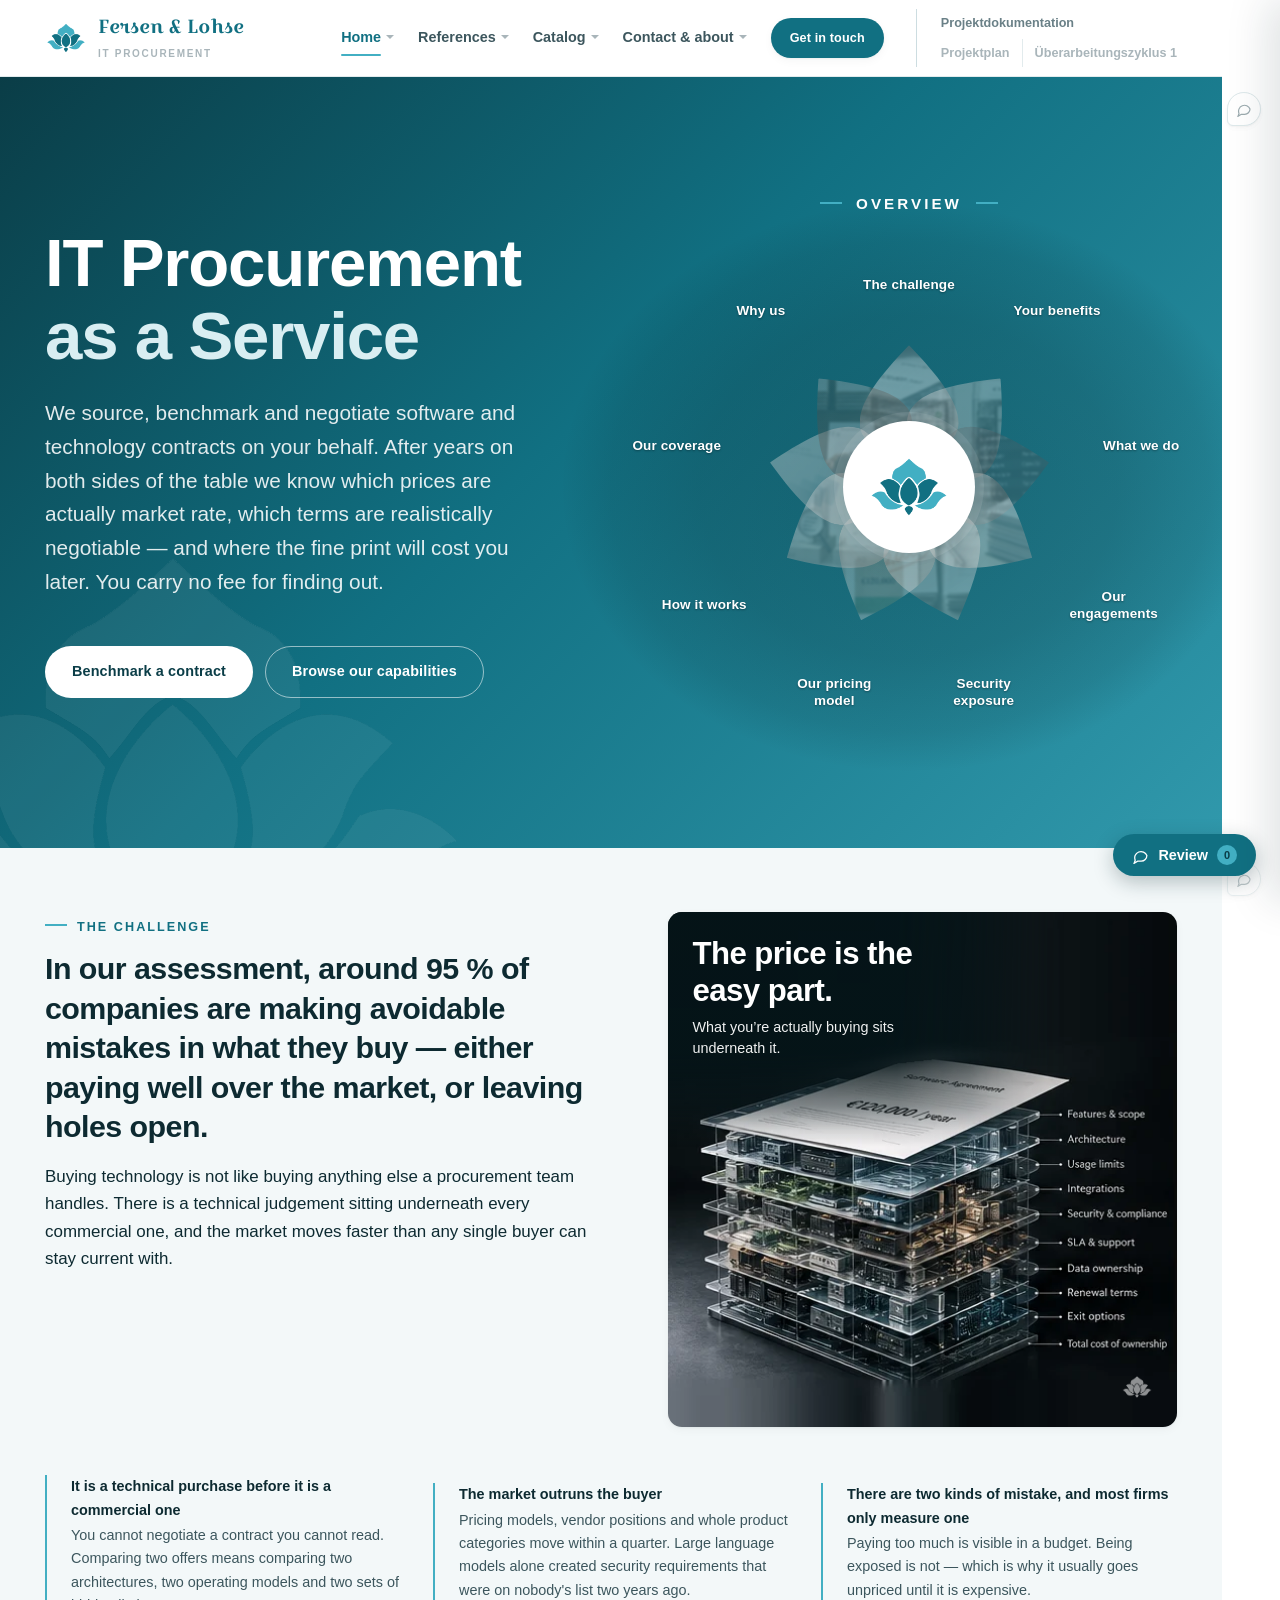
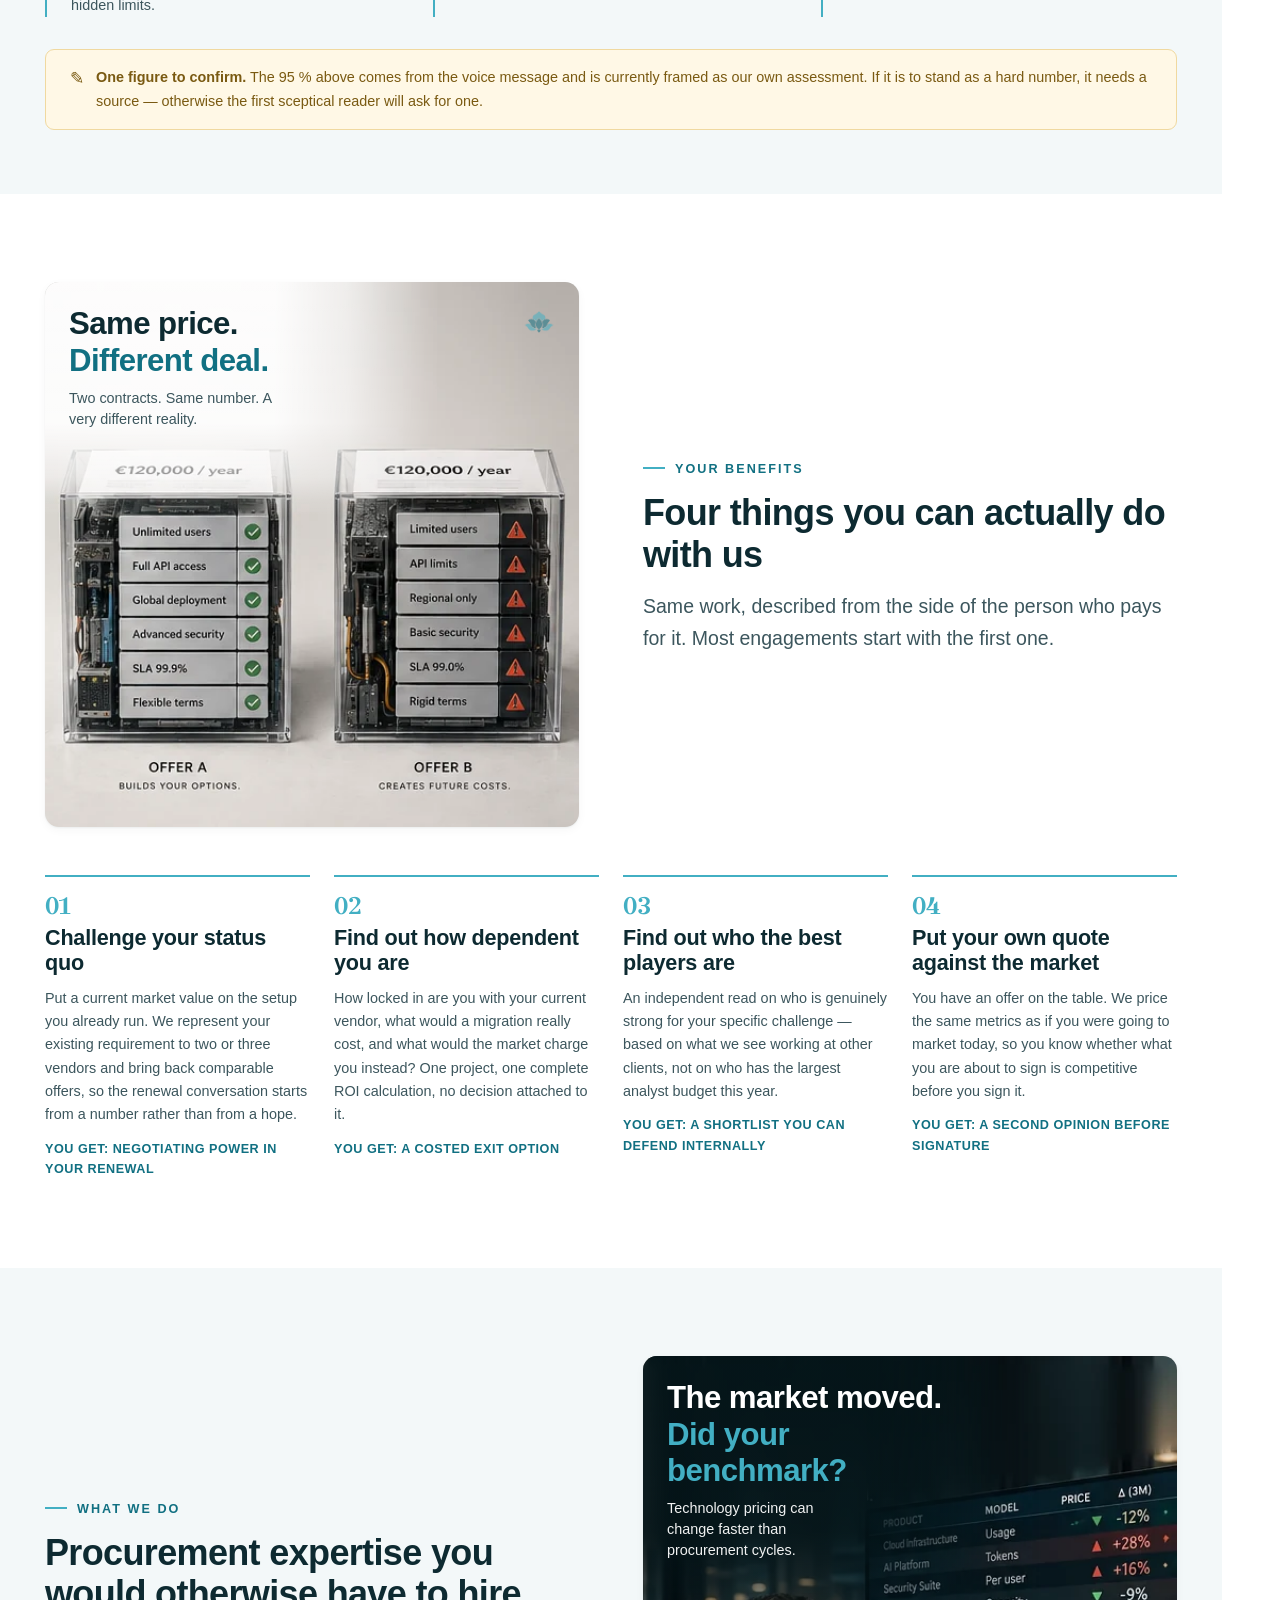
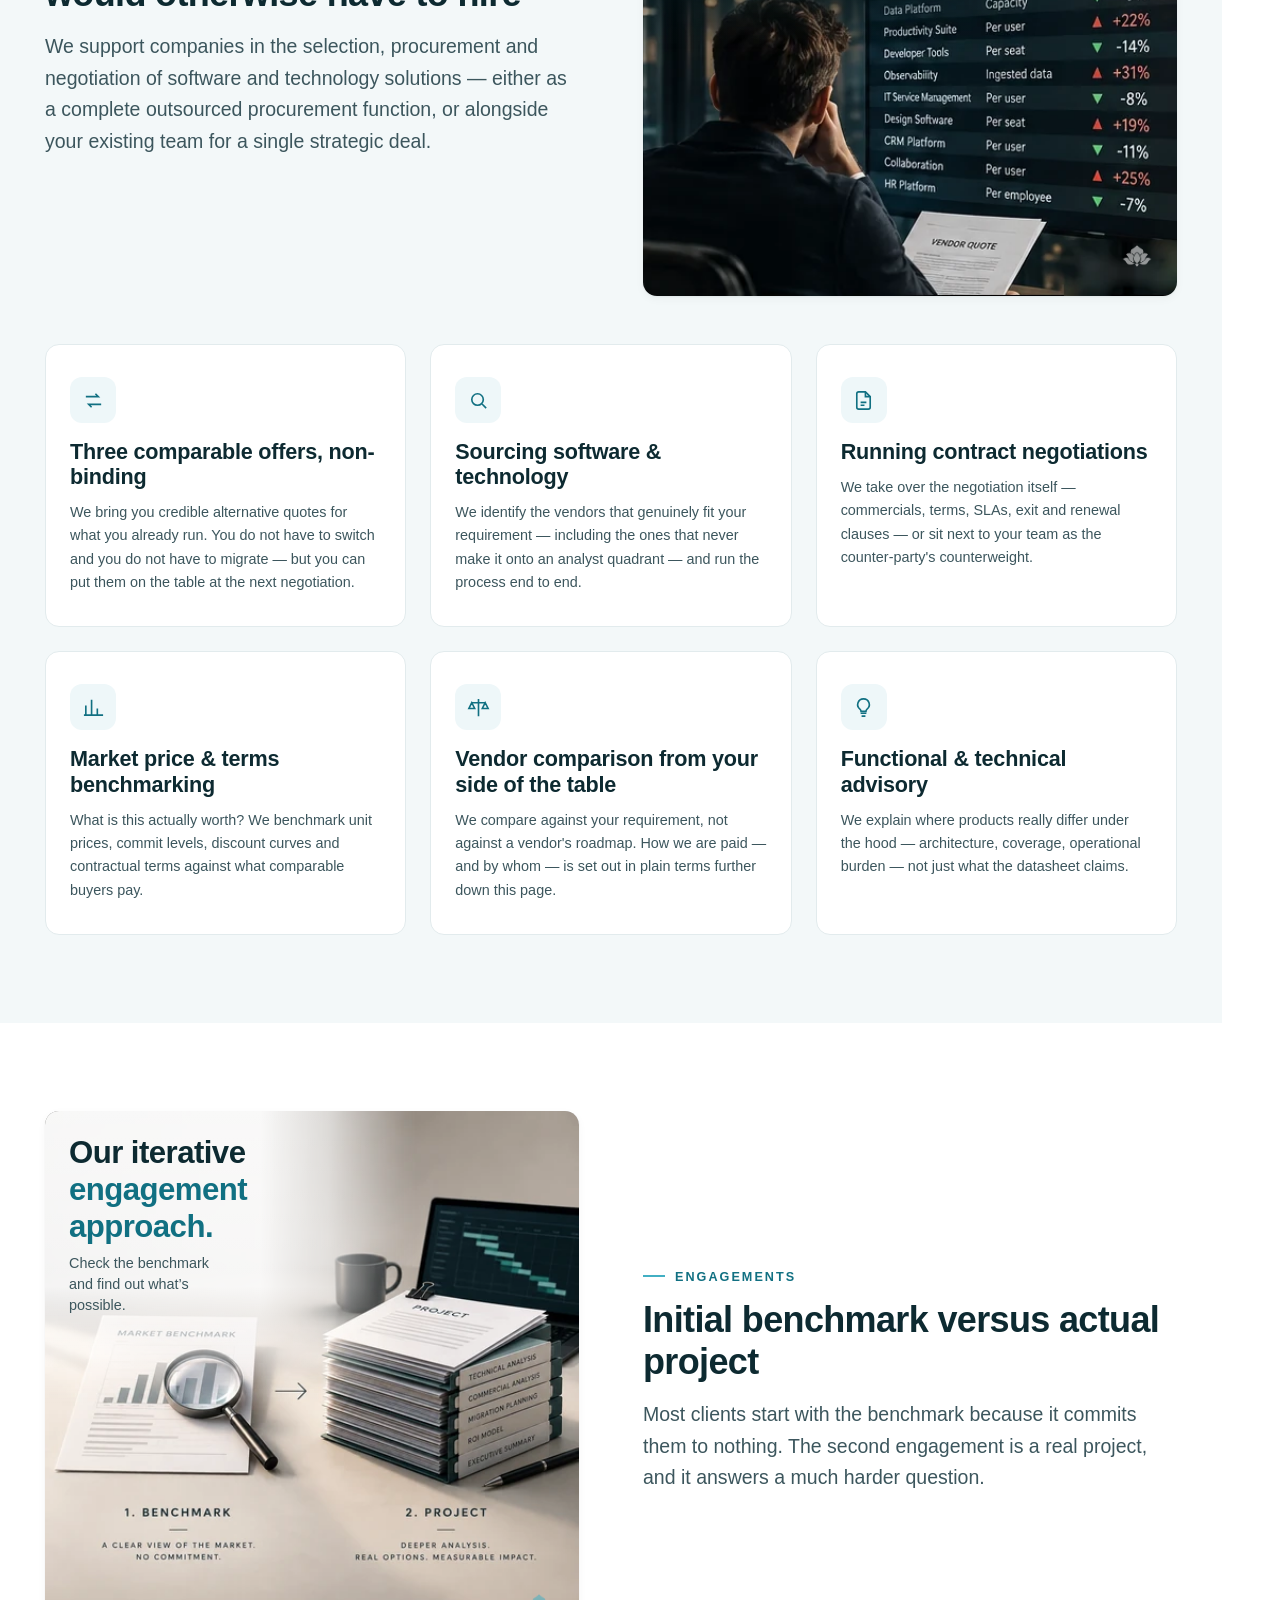
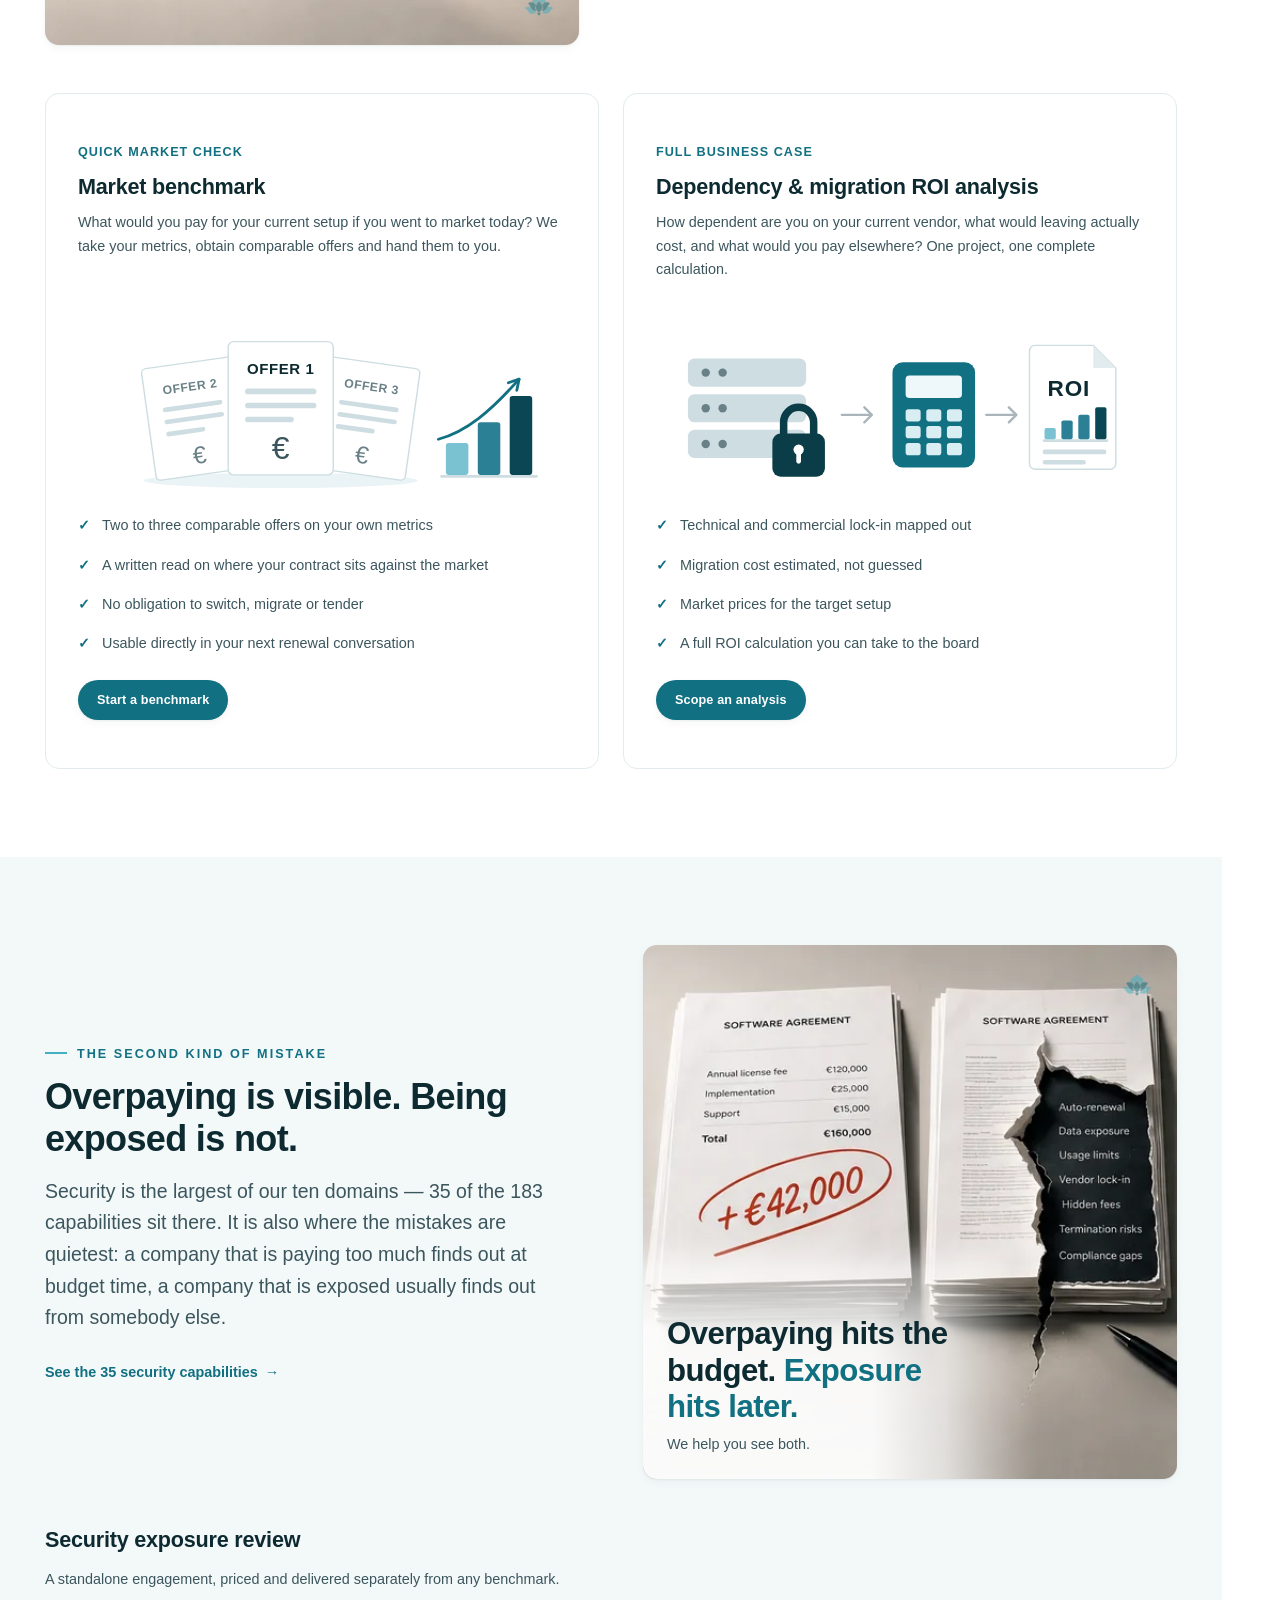
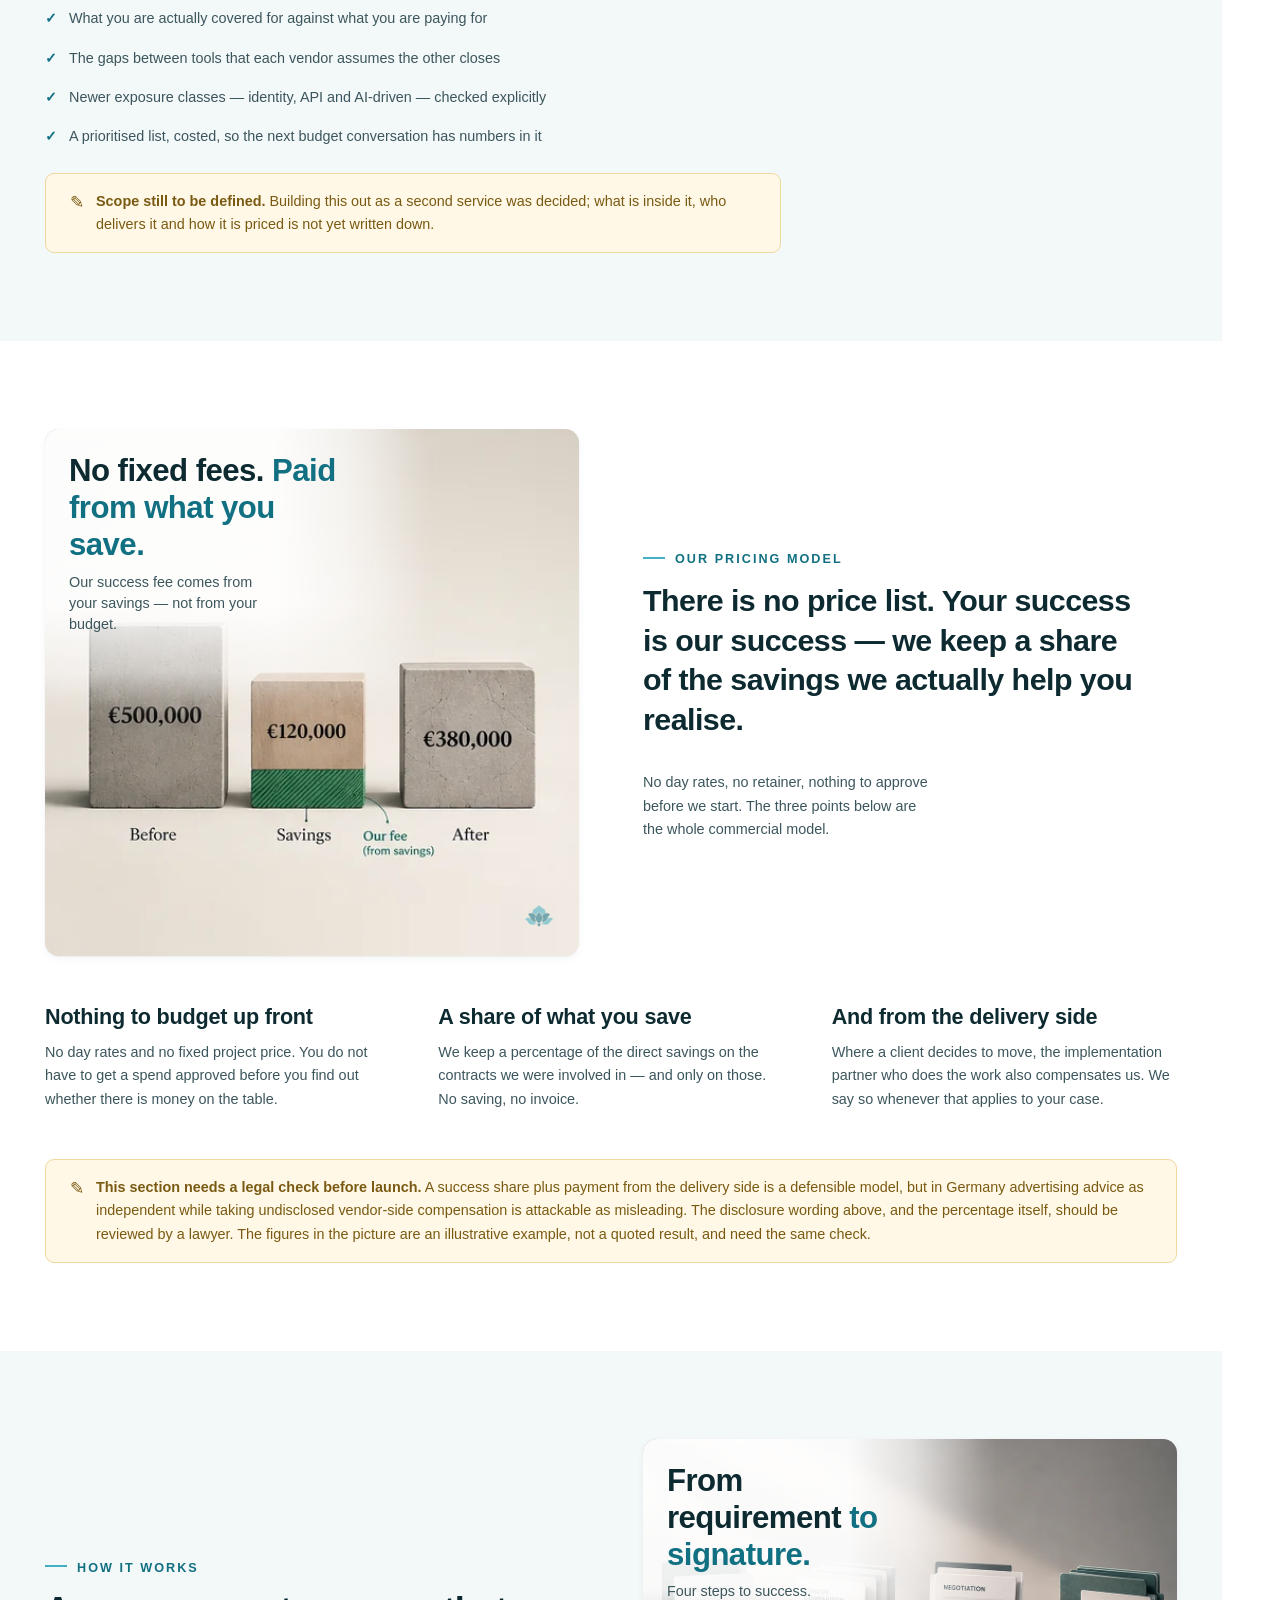
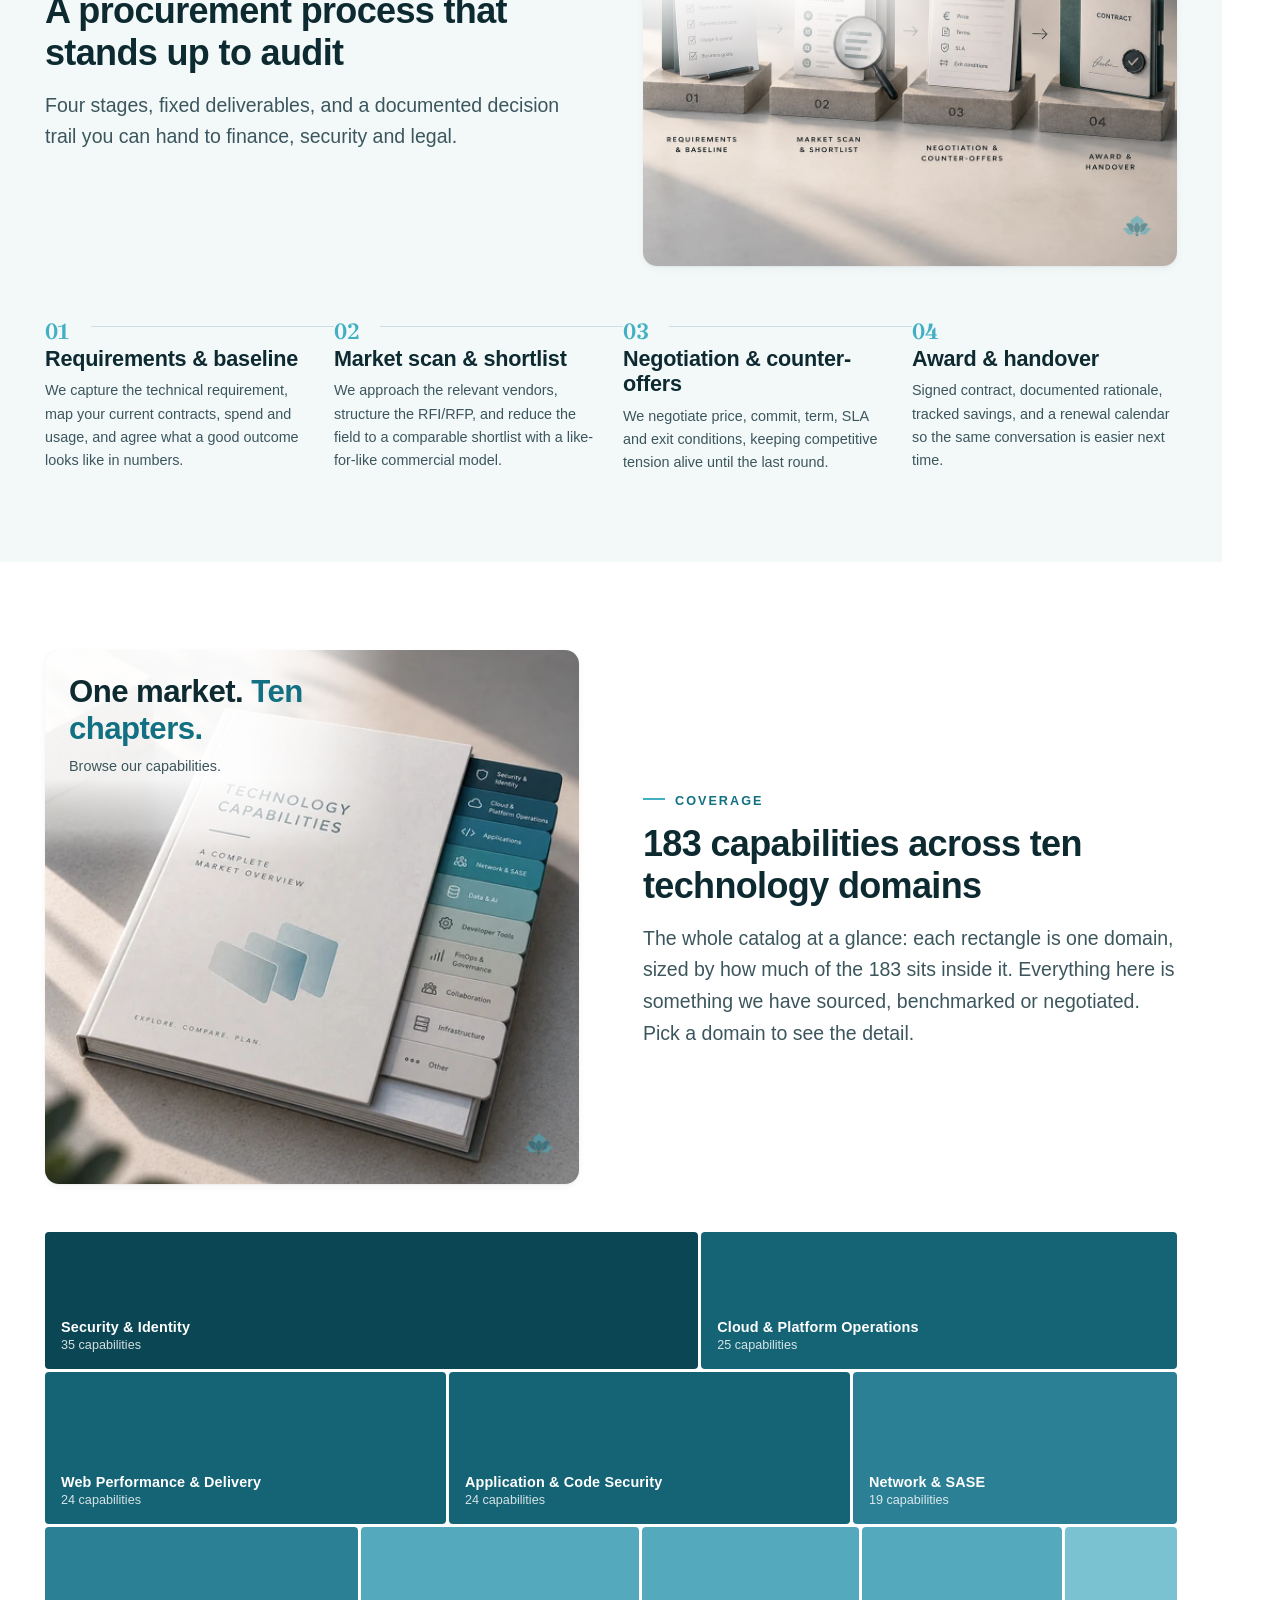
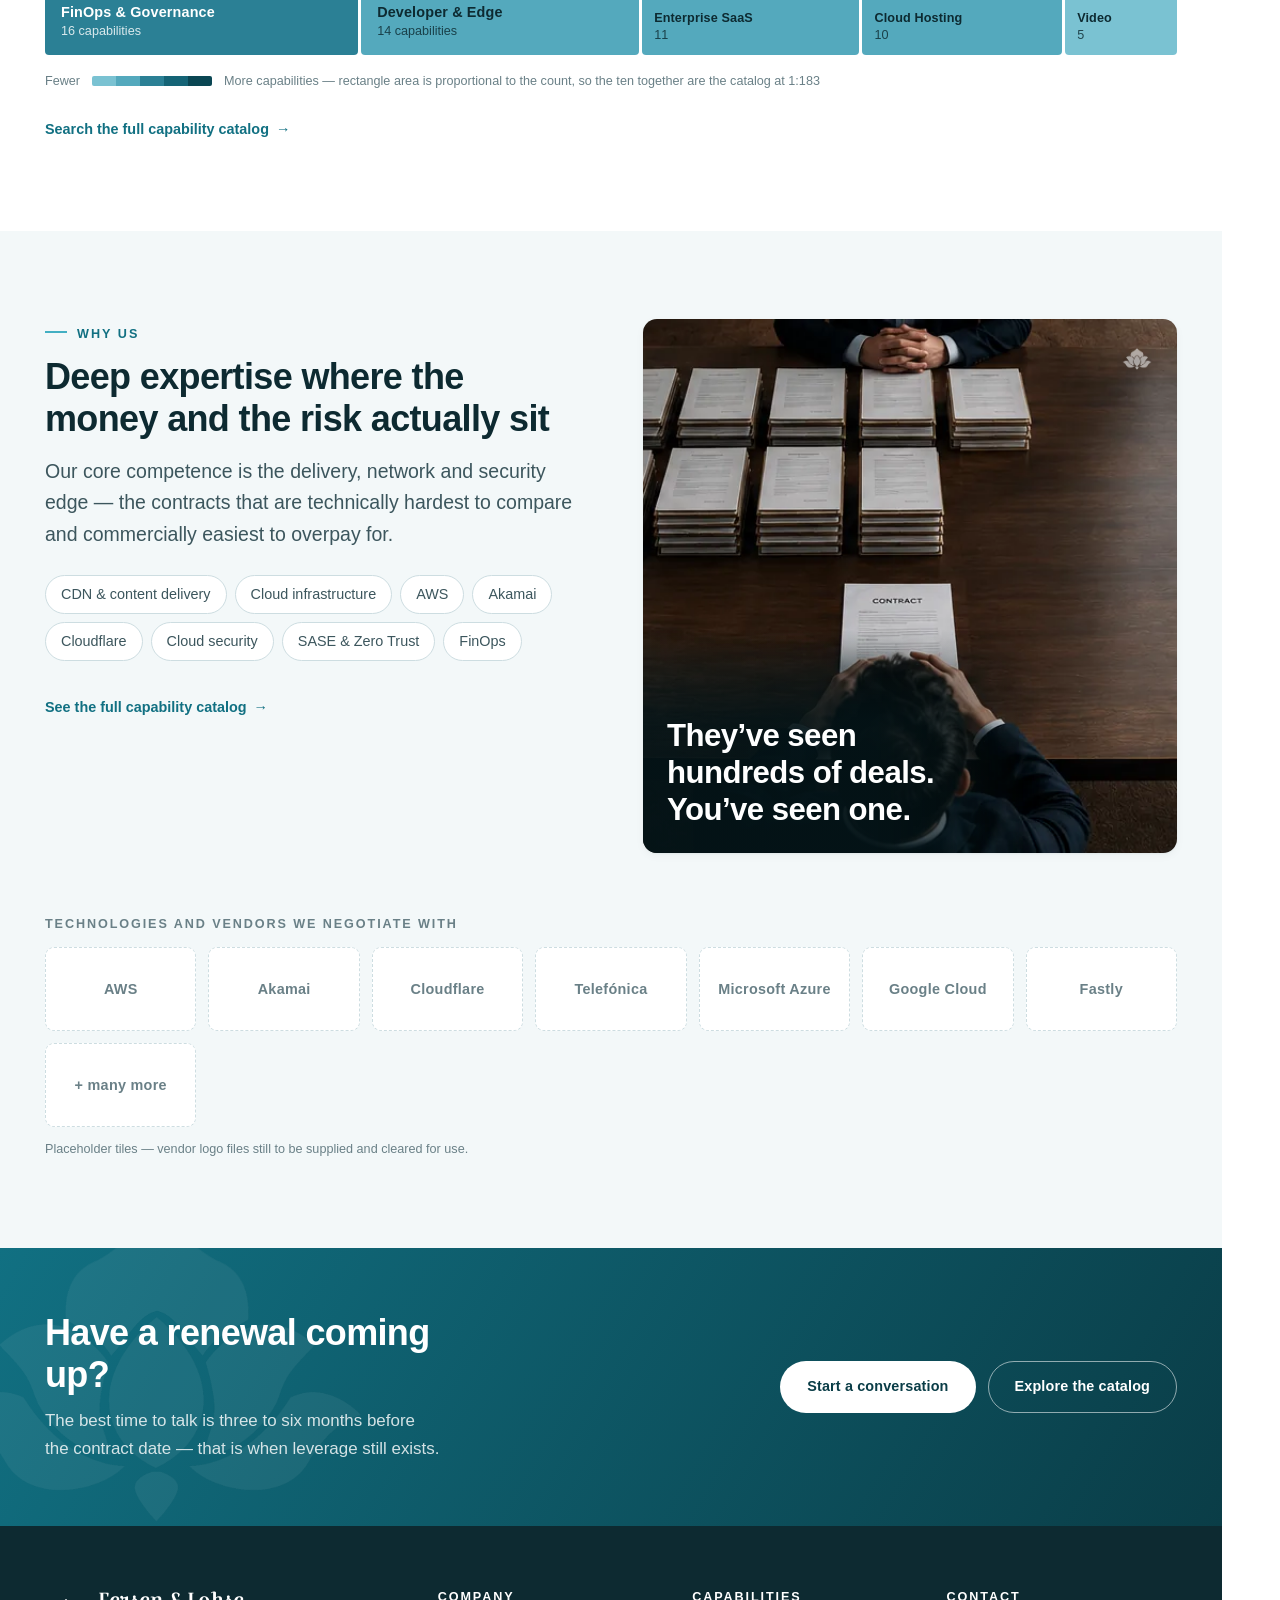
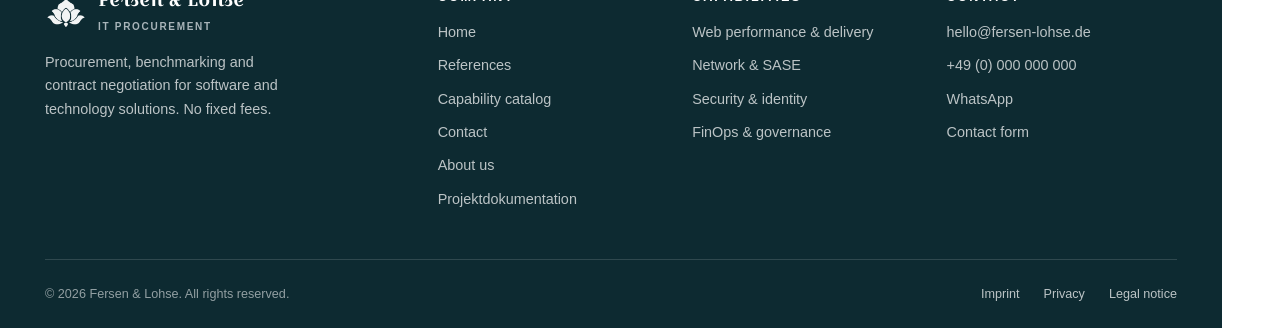
<file: index.html>
<!DOCTYPE html>
<html lang="en">
<head>
<meta charset="utf-8">
<meta name="viewport" content="width=device-width, initial-scale=1">
<title>Fersen &amp; Lohse — IT Procurement as a Service</title>
<meta name="description" content="We benchmark and negotiate software and technology contracts on your behalf. No fixed fees — we are paid from the savings we help you realise.">
<meta name="robots" content="noindex, nofollow">
<link rel="icon" href="assets/img/logo-mark.png">
<link rel="stylesheet" href="assets/css/site.css?v=20260908h">
<link rel="stylesheet" href="assets/css/review.css?v=20260907">
</head>
<body data-page="Home">

<a class="btn btn--primary skip-link sr-only" href="#main">Skip to content</a>

<!-- ============================================================ HEADER -->
<header class="site-header" data-review-id="global.header" data-review-label="Header &amp; navigation">
  <div class="container site-header__inner">
    <a class="brand" href="index.html">
      <img src="assets/img/logo-mark.png" alt="">
      <span>
        <span class="brand__name">Fersen &amp; Lohse</span>
        <span class="brand__tag">IT Procurement</span>
      </span>
    </a>
    <button class="nav-toggle" type="button" aria-expanded="false" aria-controls="primary-nav">
      <span></span><span class="sr-only">Menu</span>
    </button>
    <nav class="nav" id="primary-nav" aria-label="Primary">
      <span class="nav__item">
        <a href="index.html" aria-current="page">Home</a>
        <span class="nav__sub">
          <!-- The hero is a section of the page like the nine under it, and the
               sub-menu that leaves it out is a map with the top of the page
               missing. Named for what it holds - the picture index - and not
               for the headline, which would read as a second "Home". -->
          <a href="index.html#home-overview">Overview</a>
          <a href="index.html#rev-home-problem">The challenge</a>
          <a href="index.html#rev-home-usecases">Your benefits</a>
          <a href="index.html#rev-home-services">What we do</a>
          <a href="index.html#rev-home-offers">Our engagements</a>
          <a href="index.html#rev-home-security">Security exposure</a>
          <a href="index.html#rev-home-model">Our pricing model</a>
          <a href="index.html#rev-home-process">How it works</a>
          <a href="index.html#rev-home-coverage">Our coverage</a>
          <a href="index.html#rev-home-why">Why us</a>
        </span>
      </span>
      <span class="nav__item">
        <a href="references.html">References</a>
        <span class="nav__sub">
          <a href="references.html#rev-references-case">The benchmark case</a>
          <a href="references.html#rev-references-cases">Client projects</a>
          <a href="references.html#rev-references-partners">Partners &amp; technologies</a>
          <a href="references.html#rev-references-testimonial">Client testimonial</a>
        </span>
      </span>
      <span class="nav__item">
        <a href="catalog.html">Catalog</a>
        <span class="nav__sub">
          <a href="catalog.html#web-performance-delivery">Web Performance &amp; Delivery</a>
          <a href="catalog.html#cloud-platform-operations">Cloud &amp; Platform Operations</a>
          <a href="catalog.html#network-sase">Network &amp; SASE</a>
          <a href="catalog.html#security-identity">Security &amp; Identity</a>
          <a href="catalog.html#application-code-security">Application &amp; Code Security</a>
          <a href="catalog.html#finops-risk-governance">FinOps, Risk &amp; Governance</a>
          <a href="catalog.html#cloud-hosting-infrastructure">Cloud Hosting &amp; Infrastructure</a>
          <a href="catalog.html#enterprise-saas-platforms">Enterprise &amp; SaaS Platforms</a>
          <a href="catalog.html#developer-edge-platform">Developer &amp; Edge Platform</a>
          <a href="catalog.html#video-streaming-analytics">Video &amp; Streaming Analytics</a>
        </span>
      </span>
      <span class="nav__item">
        <a href="contact.html">Contact &amp; about</a>
        <span class="nav__sub">
          <a href="contact.html#rev-contact-form">The intake form</a>
          <a href="contact.html#rev-contact-metrics">Metrics we need</a>
          <a href="contact.html#rev-contact-channels">Talk to us directly</a>
          <a href="contact.html#about">About us</a>
        </span>
      </span>
      <a class="btn btn--primary btn--sm" href="contact.html">Get in touch</a>
      <span class="nav__doc">
        <a class="nav__doc-main" href="project.html">Projektdokumentation</a>
        <span class="nav__doc-sub">
          <a href="plan.html">Projektplan</a>
          <a href="decisions.html">Überarbeitungszyklus 1</a>
        </span>
      </span>
    </nav>
  </div>
</header>

<main id="main">

  <!-- ========================================================== HERO -->
  <!-- Decision 01/15: the money model leads instead of the independence claim -
       but it leads from inside the pitch, as the last line of the paragraph.
       Until 8 September it was also a badge over the headline and a row of three
       figures under it; both came out on the review of that day. The pricing is
       explained in full further down this page and the counts are broken down in
       the catalogue and the references, so saying either of them before the claim
       was made only stood in front of the claim. -->
  <section class="hero" id="rev-home-hero" data-review-id="home.hero" data-review-label="Home — Hero">
    <div class="container hero__inner">
      <div class="hero__pitch">
        <h1>IT&nbsp;Procurement <em>as a Service</em></h1>
        <p class="hero__sub">
          We source, benchmark and negotiate software and technology contracts on your behalf.
          After years on both sides of the table we know which prices are actually market rate,
          which terms are realistically negotiable — and where the fine print will cost you later.
          You carry no fee for finding out.
        </p>
        <div class="hero__actions">
          <a class="btn btn--onDark" href="contact.html">Benchmark a contract</a>
          <a class="btn btn--outlineDark" href="catalog.html">Browse our capabilities</a>
        </div>
      </div>

      <!-- The nine sections that carry a picture, as the petals of the mark.

           Until 8 September this was nine photographs in a two-column grid beside
           the pitch, and the review of that evening said what was wrong with it:
           too many separate pictures in those two columns, arrange them as a
           circle - a lotus form - with the logo in the middle. So they are one
           object now instead of nine. Nine petals at 40 degrees, the mark on a
           white disc at the centre, and each section named outside its own petal,
           because an index that does not say what is in it is decoration.

           The photograph stays in the petal but is held right back - dimmed to a
           third and desaturated - and comes up to full colour when that petal is
           pointed at. The picture index survives; it just stops shouting nine
           times at once. README section 14 has the geometry.

           The petal outline is one clipPath in objectBoundingBox units, so the
           same path scales from the 480px figure to the phone. Each petal carries
           its angle as --a: the shape is rotated by it, the photograph inside is
           counter-rotated by the same amount so it stays upright, and the label
           is placed by it and then turned back level.

           Below 680px the ring is dropped altogether and the nine become a plain
           two-column list with round thumbnails - a circle of nine labels does
           not fit a phone, and a list does. -->
      <nav class="hero__tour" id="home-overview" aria-label="Overview of this page">
        <p class="hero__tour-head">Overview</p>

        <svg class="lotus__def" width="0" height="0" aria-hidden="true" focusable="false">
          <defs>
            <clipPath id="petal" clipPathUnits="objectBoundingBox">
              <path d="M.5 0C.8.26 1 .48 1 .66 1 .82.72 1 .5 1 .28 1 0 .82 0 .66 0 .48.2.26.5 0Z"/>
            </clipPath>
          </defs>
        </svg>

        <div class="lotus">
          <ul class="lotus__ring">
          <li class="lotus__petal" style="--a:0deg;--lr:33.7cqw">
            <a class="lotus__link" href="#rev-home-problem">
              <span class="lotus__shot">
                <img class="lotus__img" src="assets/img/visual-price-layers.webp" alt="" loading="lazy" decoding="async">
              </span>
              <span class="lotus__name">The challenge</span>
            </a>
          </li>
          <li class="lotus__petal" style="--a:40deg;--lr:38.4cqw">
            <a class="lotus__link" href="#rev-home-usecases">
              <span class="lotus__shot">
                <img class="lotus__img" src="assets/img/visual-same-price.webp" alt="" loading="lazy" decoding="async">
              </span>
              <span class="lotus__name">Your benefits</span>
            </a>
          </li>
          <li class="lotus__petal" style="--a:80deg;--lr:39.3cqw">
            <a class="lotus__link" href="#rev-home-services">
              <span class="lotus__shot">
                <img class="lotus__img" src="assets/img/visual-market-moved.webp" alt="" loading="lazy" decoding="async">
              </span>
              <span class="lotus__name">What we do</span>
            </a>
          </li>
          <li class="lotus__petal" style="--a:120deg;--lr:39.4cqw">
            <a class="lotus__link" href="#rev-home-offers">
              <span class="lotus__shot">
                <img class="lotus__img" src="assets/img/visual-benchmark-project.webp" alt="" loading="lazy" decoding="async">
              </span>
              <span class="lotus__name">Our engagements</span>
            </a>
          </li>
          <li class="lotus__petal" style="--a:160deg;--lr:36.4cqw">
            <a class="lotus__link" href="#rev-home-security">
              <span class="lotus__shot">
                <img class="lotus__img" src="assets/img/visual-hidden-exposure.webp" alt="" loading="lazy" decoding="async">
              </span>
              <span class="lotus__name">Security exposure</span>
            </a>
          </li>
          <li class="lotus__petal" style="--a:200deg;--lr:36.4cqw">
            <a class="lotus__link" href="#rev-home-model">
              <span class="lotus__shot">
                <img class="lotus__img" src="assets/img/visual-savings-share.webp" alt="" loading="lazy" decoding="async">
              </span>
              <span class="lotus__name">Our pricing model</span>
            </a>
          </li>
          <li class="lotus__petal" style="--a:240deg;--lr:39.4cqw">
            <a class="lotus__link" href="#rev-home-process">
              <span class="lotus__shot">
                <img class="lotus__img" src="assets/img/visual-process-steps.webp" alt="" loading="lazy" decoding="async">
              </span>
              <span class="lotus__name">How it works</span>
            </a>
          </li>
          <li class="lotus__petal" style="--a:280deg;--lr:39.3cqw">
            <a class="lotus__link" href="#rev-home-coverage">
              <span class="lotus__shot">
                <img class="lotus__img" src="assets/img/visual-capability-book.webp" alt="" loading="lazy" decoding="async">
              </span>
              <span class="lotus__name">Our coverage</span>
            </a>
          </li>
          <li class="lotus__petal" style="--a:320deg;--lr:38.4cqw">
            <a class="lotus__link" href="#rev-home-why">
              <span class="lotus__shot">
                <img class="lotus__img" src="assets/img/visual-experience-gap.webp" alt="" loading="lazy" decoding="async">
              </span>
              <span class="lotus__name">Why us</span>
            </a>
          </li>
          </ul>
          <span class="lotus__core" aria-hidden="true">
            <img src="assets/img/logo-mark.png" alt="">
          </span>
        </div>
      </nav>
    </div>
  </section>

  <!-- ======================================================= PROBLEM -->
  <!-- Decision 08: the problem comes before the solution, but compact. -->
  <section class="section section--tight section--alt" id="rev-home-problem" data-review-id="home.problem" data-review-label="Home — The problem (why buying IT is hard)">
    <div class="container">
      <div class="problem">
        <div>
          <span class="eyebrow">The challenge</span>
          <h2 class="problem__claim">
            In our assessment, around 95&nbsp;% of companies are making avoidable mistakes in
            what they buy — either paying well over the market, or leaving holes open.
          </h2>
          <p>
            Buying technology is not like buying anything else a procurement team handles.
            There is a technical judgement sitting underneath every commercial one, and the
            market moves faster than any single buyer can stay current with.
          </p>
        </div>

        <figure class="visual visual--onDark" data-anchor="top-left">
          <div class="visual__media">
            <img class="visual__img" src="assets/img/visual-price-layers.webp"
                 width="504" height="511" loading="lazy" decoding="async"
                 alt="A software agreement showing € 120,000 a year, lifted clear of a stack of transparent layers. Each layer is labelled with something the price is really covering: features and scope, architecture, usage limits, integrations, security and compliance, SLA and support, data ownership, renewal terms, exit options, total cost of ownership.">
            <div class="visual__overlay">
              <p class="visual__title">The price is the easy part.</p>
              <p class="visual__sub">What you&rsquo;re actually buying sits underneath it.</p>
            </div>
            <img class="visual__brand" src="assets/img/logo-mark-white.png" alt="" aria-hidden="true">
          </div>
        </figure>
      </div>

      <ul class="problem__points problem__points--row">
          <li>
            <strong>It is a technical purchase before it is a commercial one</strong>
            You cannot negotiate a contract you cannot read. Comparing two offers means
            comparing two architectures, two operating models and two sets of hidden limits.
          </li>
          <li>
            <strong>The market outruns the buyer</strong>
            Pricing models, vendor positions and whole product categories move within a
            quarter. Large language models alone created security requirements that were on
            nobody's list two years ago.
          </li>
          <li>
            <strong>There are two kinds of mistake, and most firms only measure one</strong>
            Paying too much is visible in a budget. Being exposed is not — which is why it
            usually goes unpriced until it is expensive.
          </li>
      </ul>

      <div class="note" style="margin-top:var(--s6)">
        <span class="note__icon" aria-hidden="true">✎</span>
        <div>
          <strong>One figure to confirm.</strong>
          The 95&nbsp;% above comes from the voice message and is currently framed as our own
          assessment. If it is to stand as a hard number, it needs a source — otherwise the
          first sceptical reader will ask for one.
        </div>
      </div>
    </div>
  </section>

  <!-- ====================================================== USE CASES -->
  <!-- Decision 16: a use-case layer for the buyer, as its own section. -->
  <section class="section" id="rev-home-usecases" data-review-id="home.usecases" data-review-label="Home — Use cases for the buyer">
    <div class="container">
      <div class="visual visual--split visual--first visual--onLight"
           data-anchor="top-left" data-brand="top-right">
        <div class="visual__body">
          <div class="section__head" style="margin-bottom:0">
            <span class="eyebrow">Your benefits</span>
            <h2>Four things you can actually do with us</h2>
            <p class="lead">
              Same work, described from the side of the person who pays for it. Most engagements
              start with the first one.
            </p>
          </div>
        </div>
        <div class="visual__media">
          <img class="visual__img" src="assets/img/visual-same-price.webp"
               width="501" height="511" loading="lazy" decoding="async"
               alt="Two glass cases of hardware, each sealed under a contract reading € 120,000 a year. Offer A is orderly and ticked off — unlimited users, full API access, global deployment, advanced security, SLA 99.9 %, flexible terms — and builds your options. Offer B is tangled and flagged with warnings — limited users, API limits, regional only, basic security, SLA 99.0 %, rigid terms — and creates future costs.">
          <div class="visual__overlay">
            <p class="visual__title">Same price. <em>Different deal.</em></p>
            <p class="visual__sub">Two contracts. Same number. A very different reality.</p>
          </div>
          <img class="visual__brand" src="assets/img/logo-mark.png" alt="" aria-hidden="true">
        </div>
      </div>

      <div class="grid grid--4 usecases">
        <article class="usecase">
          <span class="usecase__n" aria-hidden="true">01</span>
          <h3>Challenge your status quo</h3>
          <p>
            Put a current market value on the setup you already run. We represent your
            existing requirement to two or three vendors and bring back comparable offers,
            so the renewal conversation starts from a number rather than from a hope.
          </p>
          <span class="usecase__gain">You get: negotiating power in your renewal</span>
        </article>

        <article class="usecase">
          <span class="usecase__n" aria-hidden="true">02</span>
          <h3>Find out how dependent you are</h3>
          <p>
            How locked in are you with your current vendor, what would a migration really
            cost, and what would the market charge you instead? One project, one complete
            ROI calculation, no decision attached to it.
          </p>
          <span class="usecase__gain">You get: a costed exit option</span>
        </article>

        <article class="usecase">
          <span class="usecase__n" aria-hidden="true">03</span>
          <h3>Find out who the best players are</h3>
          <p>
            An independent read on who is genuinely strong for your specific challenge —
            based on what we see working at other clients, not on who has the largest
            analyst budget this year.
          </p>
          <span class="usecase__gain">You get: a shortlist you can defend internally</span>
        </article>

        <article class="usecase">
          <span class="usecase__n" aria-hidden="true">04</span>
          <h3>Put your own quote against the market</h3>
          <p>
            You have an offer on the table. We price the same metrics as if you were going
            to market today, so you know whether what you are about to sign is competitive
            before you sign it.
          </p>
          <span class="usecase__gain">You get: a second opinion before signature</span>
        </article>
      </div>
    </div>
  </section>

  <!-- ====================================================== SERVICES -->
  <!-- Decision 09: the benchmark stays one of six, but is stated far more clearly. -->
  <section class="section section--alt" id="rev-home-services" data-review-id="home.services" data-review-label="Home — What we do (services)">
    <div class="container">
      <div class="visual visual--split visual--onDark" data-anchor="top-left"
           style="--tw:20ch;--sw:20ch">
        <div class="visual__body">
          <div class="section__head" style="margin-bottom:0">
            <span class="eyebrow">What we do</span>
            <h2>Procurement expertise you would otherwise have to hire</h2>
            <p class="lead">
              We support companies in the selection, procurement and negotiation of software and
              technology solutions — either as a complete outsourced procurement function, or
              alongside your existing team for a single strategic deal.
            </p>
          </div>
        </div>
        <div class="visual__media">
          <img class="visual__img" src="assets/img/visual-market-moved.webp"
               width="505" height="511" loading="lazy" decoding="async"
               alt="A buyer holding a printed vendor quote looks up at a board of three-month price movements by product and pricing model: cloud infrastructure by usage, AI platforms by tokens, security and CRM per user, developer tools per seat, observability by ingested data. Some categories are down by a tenth, others up by a quarter or more.">
          <div class="visual__overlay">
            <p class="visual__title">The market moved. <em>Did your benchmark?</em></p>
            <p class="visual__sub">Technology pricing can change faster than procurement cycles.</p>
          </div>
          <img class="visual__brand" src="assets/img/logo-mark-white.png" alt="" aria-hidden="true">
        </div>
      </div>

      <div class="grid grid--3">
        <article class="card">
          <div class="card__icon" aria-hidden="true">
            <svg viewBox="0 0 24 24"><path d="M4 8h13l-3-3"/><path d="M20 16H7l3 3"/></svg>
          </div>
          <h3>Three comparable offers, non-binding</h3>
          <p>We bring you credible alternative quotes for what you already run. You do not have to switch and you do not have to migrate — but you can put them on the table at the next negotiation.</p>
        </article>

        <article class="card">
          <div class="card__icon" aria-hidden="true">
            <svg viewBox="0 0 24 24"><circle cx="11" cy="11" r="6"/><path d="m20 20-4.3-4.3"/></svg>
          </div>
          <h3>Sourcing software &amp; technology</h3>
          <p>We identify the vendors that genuinely fit your requirement — including the ones that never make it onto an analyst quadrant — and run the process end to end.</p>
        </article>

        <article class="card">
          <div class="card__icon" aria-hidden="true">
            <svg viewBox="0 0 24 24"><path d="M14 3H7a2 2 0 0 0-2 2v14a2 2 0 0 0 2 2h10a2 2 0 0 0 2-2V8Z"/><path d="M14 3v5h5"/><path d="M9 14h6M9 17h4"/></svg>
          </div>
          <h3>Running contract negotiations</h3>
          <p>We take over the negotiation itself — commercials, terms, SLAs, exit and renewal clauses — or sit next to your team as the counter-party's counterweight.</p>
        </article>

        <article class="card">
          <div class="card__icon" aria-hidden="true">
            <svg viewBox="0 0 24 24"><path d="M4 20V10M10 20V4M16 20v-7M22 20H2"/></svg>
          </div>
          <h3>Market price &amp; terms benchmarking</h3>
          <p>What is this actually worth? We benchmark unit prices, commit levels, discount curves and contractual terms against what comparable buyers pay.</p>
        </article>

        <article class="card">
          <div class="card__icon" aria-hidden="true">
            <svg viewBox="0 0 24 24"><path d="M12 3v18M5 7h14"/><path d="m5 7-3 6h6ZM19 7l-3 6h6Z"/></svg>
          </div>
          <h3>Vendor comparison from your side of the table</h3>
          <p>We compare against your requirement, not against a vendor's roadmap. How we are paid — and by whom — is set out in plain terms further down this page.</p>
        </article>

        <article class="card">
          <div class="card__icon" aria-hidden="true">
            <svg viewBox="0 0 24 24"><path d="M9 18h6M10 21h4"/><path d="M12 3a6 6 0 0 0-3.5 10.9c.6.5.9 1.3.9 2.1h5.2c0-.8.3-1.6.9-2.1A6 6 0 0 0 12 3Z"/></svg>
          </div>
          <h3>Functional &amp; technical advisory</h3>
          <p>We explain where products really differ under the hood — architecture, coverage, operational burden — not just what the datasheet claims.</p>
        </article>
      </div>
    </div>
  </section>

  <!-- ======================================================== OFFERS -->
  <!-- Decision 18: the dependency analysis becomes a named second product,
       with the benchmark as the light way in. -->
  <!-- 8 September: this section gets a picture too, so all seven picture-bearing
       sections are built the same way. It lands between the services and the
       security picture, both of which it would have doubled up on, so the two
       below it are mirrored: security moves to the right column, the commercial
       model to the left. Sides still alternate all the way down the page. -->
  <!-- The band used to be section--tint, and --light-tint (#eef7f9) is five
       points off --paper-alt (#f3f8f9), which is the services band directly
       above it: the two read as one long section with no boundary. This one
       goes back to plain paper and the security section below takes --alt, so
       the page keeps its white / tinted rhythm and every boundary is visible. -->
  <section class="section" id="rev-home-offers" data-review-id="home.offers" data-review-label="Home — The two named engagements">
    <div class="container">
      <div class="visual visual--split visual--first visual--onLight" data-anchor="top-left"
           style="--tw:15ch;--sw:20ch">
        <div class="visual__body">
          <div class="section__head" style="margin-bottom:0">
            <span class="eyebrow">Engagements</span>
            <h2>Initial benchmark versus actual project</h2>
            <p class="lead">
              Most clients start with the benchmark because it commits them to nothing. The second
              engagement is a real project, and it answers a much harder question.
            </p>
          </div>
        </div>
        <div class="visual__media">
          <img class="visual__img" src="assets/img/visual-benchmark-project.webp"
               width="500" height="500" loading="lazy" decoding="async"
               alt="A single sheet headed Market Benchmark, its bar chart read through a magnifying glass, and an arrow from it to a thick stack of tabbed folders headed Project — technical analysis, commercial analysis, migration planning, ROI model, executive summary — beside a laptop showing a project schedule. The two are labelled underneath: 1. Benchmark, a clear view of the market, no commitment; 2. Project, deeper analysis, real options, measurable impact.">
          <div class="visual__overlay">
            <p class="visual__title">Our iterative <em>engagement approach.</em></p>
            <p class="visual__sub">Check the benchmark and find out what&rsquo;s possible.</p>
          </div>
          <img class="visual__brand" src="assets/img/logo-mark.png" alt="" aria-hidden="true">
        </div>
      </div>

      <div class="offers">
        <article class="offer">
          <span class="offer__tag">Quick market check</span>
          <h3>Market benchmark</h3>
          <p>
            What would you pay for your current setup if you went to market today? We take
            your metrics, obtain comparable offers and hand them to you.
          </p>

          <!-- What the engagement puts on the table: three comparable offers, read
               against a market that has moved. Drawn, not photographed — see README §6. -->
          <svg class="offer__art" viewBox="0 0 520 180" role="img" aria-labelledby="offerArtBenchmark">
            <title id="offerArtBenchmark">Three comparable offers on your own metrics, read against where the market has moved</title>
            <ellipse cx="216" cy="170" rx="146" ry="8" fill="#eaf3f5"/>

            <g transform="rotate(-8 124 104)">
              <rect class="art-paper" x="75" y="44" width="98" height="120" rx="5"/>
              <text class="art-label" x="124" y="74" text-anchor="middle" font-size="13">OFFER 2</text>
              <rect class="art-rule" x="92" y="88" width="64" height="5" rx="2.5"/>
              <rect class="art-rule" x="92" y="101" width="64" height="5" rx="2.5"/>
              <rect class="art-rule" x="92" y="114" width="42" height="5" rx="2.5"/>
              <text class="art-euro" x="124" y="152" text-anchor="middle" font-size="26">€</text>
            </g>

            <g transform="rotate(8 308 104)">
              <rect class="art-paper" x="259" y="44" width="98" height="120" rx="5"/>
              <text class="art-label" x="308" y="74" text-anchor="middle" font-size="13">OFFER 3</text>
              <rect class="art-rule" x="276" y="88" width="64" height="5" rx="2.5"/>
              <rect class="art-rule" x="276" y="101" width="64" height="5" rx="2.5"/>
              <rect class="art-rule" x="276" y="114" width="42" height="5" rx="2.5"/>
              <text class="art-euro" x="308" y="152" text-anchor="middle" font-size="26">€</text>
            </g>

            <g>
              <rect class="art-paper" x="160" y="22" width="112" height="142" rx="6"/>
              <text class="art-label art-label--lead" x="216" y="56" text-anchor="middle" font-size="16">OFFER 1</text>
              <rect class="art-rule" x="178" y="72" width="76" height="6" rx="3"/>
              <rect class="art-rule" x="178" y="87" width="76" height="6" rx="3"/>
              <rect class="art-rule" x="178" y="102" width="52" height="6" rx="3"/>
              <text class="art-euro art-euro--lead" x="216" y="147" text-anchor="middle" font-size="34">€</text>
            </g>

            <g>
              <rect class="art-rule" x="386" y="164" width="104" height="3" rx="1.5"/>
              <rect class="art-step1" x="392" y="130" width="24" height="34" rx="3"/>
              <rect class="art-step3" x="426" y="108" width="24" height="56" rx="3"/>
              <rect class="art-step5" x="460" y="80" width="24" height="84" rx="3"/>
              <path class="art-trend" d="M384 126c30-8 56-30 86-64"/>
              <path class="art-trend" d="M467.6 73.8 470 62l-11.4 3.8"/>
            </g>
          </svg>

          <ul class="offer__list">
            <li>Two to three comparable offers on your own metrics</li>
            <li>A written read on where your contract sits against the market</li>
            <li>No obligation to switch, migrate or tender</li>
            <li>Usable directly in your next renewal conversation</li>
          </ul>
          <p class="offer__foot"><a class="btn btn--primary btn--sm" href="contact.html">Start a benchmark</a></p>
        </article>

        <article class="offer">
          <span class="offer__tag">Full business case</span>
          <h3>Dependency &amp; migration ROI analysis</h3>
          <p>
            How dependent are you on your current vendor, what would leaving actually cost,
            and what would you pay elsewhere? One project, one complete calculation.
          </p>

          <!-- The chain the engagement runs: a locked-in estate, costed, into a paper
               the board can read. -->
          <svg class="offer__art" viewBox="0 0 520 180" role="img" aria-labelledby="offerArtRoi">
            <title id="offerArtRoi">A locked-in estate, costed end to end, into an ROI paper for the board</title>

            <g>
              <rect class="art-slab" x="34" y="40" width="126" height="30" rx="7"/>
              <rect class="art-slab" x="34" y="78" width="126" height="30" rx="7"/>
              <rect class="art-slab" x="34" y="116" width="126" height="30" rx="7"/>
              <circle class="art-dot" cx="53" cy="55" r="4.5"/>
              <circle class="art-dot" cx="71" cy="55" r="4.5"/>
              <circle class="art-dot" cx="53" cy="93" r="4.5"/>
              <circle class="art-dot" cx="71" cy="93" r="4.5"/>
              <circle class="art-dot" cx="53" cy="131" r="4.5"/>
              <circle class="art-dot" cx="71" cy="131" r="4.5"/>
            </g>

            <g>
              <path class="art-shackle" d="M136 124v-16a16 16 0 0 1 32 0v16"/>
              <rect class="art-lock" x="124" y="120" width="56" height="46" rx="9"/>
              <circle cx="152" cy="137" r="5.5" fill="#fff"/>
              <rect x="149.5" y="139" width="5" height="13" rx="2.5" fill="#fff"/>
            </g>

            <path class="art-arrow" d="M198 100h30"/>
            <path class="art-arrow" d="m222 92 8 8-8 8"/>

            <g>
              <rect class="art-deep" x="252" y="44" width="88" height="112" rx="11"/>
              <rect class="art-screen" x="266" y="58" width="60" height="24" rx="4"/>
              <rect class="art-key" x="266" y="94" width="16" height="13" rx="3"/>
              <rect class="art-key" x="288" y="94" width="16" height="13" rx="3"/>
              <rect class="art-key" x="310" y="94" width="16" height="13" rx="3"/>
              <rect class="art-key" x="266" y="112" width="16" height="13" rx="3"/>
              <rect class="art-key" x="288" y="112" width="16" height="13" rx="3"/>
              <rect class="art-key" x="310" y="112" width="16" height="13" rx="3"/>
              <rect class="art-key" x="266" y="130" width="16" height="13" rx="3"/>
              <rect class="art-key" x="288" y="130" width="16" height="13" rx="3"/>
              <rect class="art-key" x="310" y="130" width="16" height="13" rx="3"/>
            </g>

            <path class="art-arrow" d="M352 100h30"/>
            <path class="art-arrow" d="m376 92 8 8-8 8"/>

            <g>
              <path class="art-paper" d="M404 26h62l24 24v102a6 6 0 0 1-6 6h-80a6 6 0 0 1-6-6V32a6 6 0 0 1 6-6z"/>
              <path class="art-fold" d="M466 26v24h24z"/>
              <text class="art-label art-label--lead" x="440" y="80" text-anchor="middle" font-size="24">ROI</text>
              <rect class="art-rule" x="412" y="126" width="70" height="3" rx="1.5"/>
              <rect class="art-step1" x="414" y="114" width="12" height="12" rx="2"/>
              <rect class="art-step3" x="432" y="106" width="12" height="20" rx="2"/>
              <rect class="art-step3" x="450" y="100" width="12" height="26" rx="2"/>
              <rect class="art-step5" x="468" y="92" width="12" height="34" rx="2"/>
              <rect class="art-rule" x="412" y="137" width="68" height="5" rx="2.5"/>
              <rect class="art-rule" x="412" y="148" width="46" height="5" rx="2.5"/>
            </g>
          </svg>

          <ul class="offer__list">
            <li>Technical and commercial lock-in mapped out</li>
            <li>Migration cost estimated, not guessed</li>
            <li>Market prices for the target setup</li>
            <li>A full ROI calculation you can take to the board</li>
          </ul>
          <p class="offer__foot"><a class="btn btn--primary btn--sm" href="contact.html?topic=Dependency%20%26%20migration%20ROI%20analysis">Scope an analysis</a></p>
        </article>
      </div>
    </div>
  </section>

  <!-- ====================================================== SECURITY -->
  <!-- Decision 11: risk becomes a service of its own, not just an argument. -->
  <section class="section section--alt" id="rev-home-security" data-review-id="home.security" data-review-label="Home — Security exposure as its own service">
    <div class="container">
      <div class="visual visual--split visual--onLight" data-anchor="bottom-left">
        <div class="visual__body">
          <span class="eyebrow">The second kind of mistake</span>
          <h2>Overpaying is visible. Being exposed is not.</h2>
          <p class="lead">
            Security is the largest of our ten domains — 35 of the 183 capabilities sit
            there. It is also where the mistakes are quietest: a company that is paying too
            much finds out at budget time, a company that is exposed usually finds out from
            somebody else.
          </p>
          <p style="margin-top:var(--s5)">
            <a class="link-arrow" href="catalog.html#security-identity">See the 35 security capabilities</a>
          </p>
        </div>
        <div class="visual__media">
          <img class="visual__img" src="assets/img/visual-hidden-exposure.webp"
               width="500" height="500" loading="lazy" decoding="async"
               alt="Two copies of the same software agreement side by side. One is priced and totalled; the other is torn open to show the auto-renewal, data exposure and termination risks underneath.">
          <div class="visual__overlay">
            <p class="visual__title">Overpaying hits the budget. <em>Exposure hits later.</em></p>
            <p class="visual__sub">We help you see both.</p>
          </div>
          <img class="visual__brand" src="assets/img/logo-mark.png" alt="" aria-hidden="true">
        </div>
      </div>

      <div style="max-width:46rem">
        <h3>Security exposure review</h3>
          <p style="color:var(--ink-2);font-size:var(--fs-sm)">
            A standalone engagement, priced and delivered separately from any benchmark.
          </p>
          <ul class="offer__list" style="margin-top:var(--s4)">
            <li>What you are actually covered for against what you are paying for</li>
            <li>The gaps between tools that each vendor assumes the other closes</li>
            <li>Newer exposure classes — identity, API and AI-driven — checked explicitly</li>
            <li>A prioritised list, costed, so the next budget conversation has numbers in it</li>
          </ul>
          <div class="note" style="margin-top:var(--s5)">
            <span class="note__icon" aria-hidden="true">✎</span>
            <div>
              <strong>Scope still to be defined.</strong>
              Building this out as a second service was decided; what is inside it,
              who delivers it and how it is priced is not yet written down.
            </div>
          </div>
      </div>
    </div>
  </section>

  <!-- ========================================================= MODEL -->
  <!-- Decisions 01 + 15: vendor-financed, no price list, success share.
       This replaces "no reseller margin, no referral fee, no vendor allegiance". -->
  <!-- This was the one dark band in the middle of the page. Review of
       8 September: why does this section stick out when every other one is
       white or pale teal? It does not any more — white surface, ink text, and
       the light/tinted alternation of the page runs straight through it. -->
  <section class="section" id="rev-home-model" data-review-id="home.model" data-review-label="Home — How we are paid (commercial model)">
    <div class="container">
      <div class="visual visual--split visual--first visual--onLight" data-anchor="top-left">
        <div class="visual__body">
          <span class="eyebrow">Our pricing model</span>
          <h2 class="model__lead">
            There is no price list. Your success is our success — we keep a share of the
            savings we actually help you realise.
          </h2>
          <p class="model__sub">
            No day rates, no retainer, nothing to approve before we start. The three points
            below are the whole commercial model.
          </p>
        </div>
        <div class="visual__media">
          <img class="visual__img" src="assets/img/visual-savings-share.webp"
               width="505" height="498" loading="lazy" decoding="async"
               alt="Three blocks on a plain surface: € 500,000 before, a € 120,000 saving, and € 380,000 after. Our fee is marked against a share of the saving block, not against the budget.">
          <div class="visual__overlay">
            <p class="visual__title">No fixed fees. <em>Paid from what you save.</em></p>
            <p class="visual__sub">Our success fee comes from your savings — not from your budget.</p>
          </div>
          <img class="visual__brand" src="assets/img/logo-mark.png" alt="" aria-hidden="true">
        </div>
      </div>

      <div class="model">
        <div class="model__item">
          <h3>Nothing to budget up front</h3>
          <p>
            No day rates and no fixed project price. You do not have to get a spend approved
            before you find out whether there is money on the table.
          </p>
        </div>
        <div class="model__item">
          <h3>A share of what you save</h3>
          <p>
            We keep a percentage of the direct savings on the contracts we were involved in
            — and only on those. No saving, no invoice.
          </p>
        </div>
        <div class="model__item">
          <h3>And from the delivery side</h3>
          <p>
            Where a client decides to move, the implementation partner who does the work
            also compensates us. We say so whenever that applies to your case.
          </p>
        </div>
      </div>

      <div class="note" style="margin-top:var(--s7)">
        <span class="note__icon" aria-hidden="true">✎</span>
        <div>
          <strong>This section needs a legal check before launch.</strong>
          A success share plus payment from the delivery side is a defensible model, but in
          Germany advertising advice as independent while taking undisclosed vendor-side
          compensation is attackable as misleading. The disclosure wording above, and the
          percentage itself, should be reviewed by a lawyer. The figures in the picture are
          an illustrative example, not a quoted result, and need the same check.
        </div>
      </div>
    </div>
  </section>

  <!-- ====================================================== PROCESS -->
  <!-- Decision 12: the four steps themselves stay exactly as they were — the
       picture is added above them, nothing is cut to make room for it. -->
  <!-- This was the one picture on the page that sat under its section rather
       than in it: --banner, a centred head with the picture full width beneath.
       Review of 8 September, third round: the other sections carry their
       picture inside the section, left or right of the prose, and this one
       should do the same. So it is a --split like the other seven, and the head
       moves into the visual__body beside it.

       Media right, which is the side the alternation wants. Read down the page
       the pictures now go right - left - right - left - right - left - RIGHT -
       left - right: with the banner gone from the middle the run alternates all
       the way through, and the double-left that the coverage picture had to
       reason its way around is gone with it.

       The picture is the only one on the site that is not square — 5:4, four
       numbered stages read left to right — so in a half-column it renders wider
       than tall against eight squares. That is the one thing this arrangement
       costs, and it is worth less than the consistency. -->
  <section class="section section--alt" id="rev-home-process" data-review-id="home.process" data-review-label="Home — How it works (4 steps)">
    <div class="container">
      <div class="visual visual--split visual--onLight" data-anchor="top-left"
           style="--tw:14ch;--sw:24ch">
        <div class="visual__body">
          <div class="section__head" style="margin-bottom:0">
            <span class="eyebrow">How it works</span>
            <h2>A procurement process that stands up to audit</h2>
            <p class="lead">Four stages, fixed deliverables, and a documented decision trail you can hand to finance, security and legal.</p>
          </div>
        </div>
        <div class="visual__media">
          <img class="visual__img" src="assets/img/visual-process-steps.webp"
               width="1132" height="906" loading="lazy" decoding="async"
               alt="Four stone plinths in a row, numbered 01 to 04, each holding an upright document, with an arrow from each to the next. 01, Requirements and baseline: a checklist headed Requirements with technical needs, current contracts, usage and spend, and business goals all ticked, a pen lying beside it. 02, Market scan and shortlist: a sheet headed Vendor Comparison with a column of vendor marks and a magnifying glass held over the figures, more sheets fanned out behind it. 03, Negotiation and counter-offers: a sheet headed Negotiation listing price, terms, SLA and exit conditions. 04, Award and handover: a signed sheet headed Contract in a tabbed folder, with a seal and a tick.">
          <div class="visual__overlay">
            <p class="visual__title">From requirement <em>to signature.</em></p>
            <p class="visual__sub">Four steps to success.</p>
          </div>
          <img class="visual__brand" src="assets/img/logo-mark.png" alt="" aria-hidden="true">
        </div>
      </div>

      <div class="grid grid--4 steps">
        <article class="step">
          <h3>Requirements &amp; baseline</h3>
          <p>We capture the technical requirement, map your current contracts, spend and usage, and agree what a good outcome looks like in numbers.</p>
        </article>
        <article class="step">
          <h3>Market scan &amp; shortlist</h3>
          <p>We approach the relevant vendors, structure the RFI/RFP, and reduce the field to a comparable shortlist with a like-for-like commercial model.</p>
        </article>
        <article class="step">
          <h3>Negotiation &amp; counter-offers</h3>
          <p>We negotiate price, commit, term, SLA and exit conditions, keeping competitive tension alive until the last round.</p>
        </article>
        <article class="step">
          <h3>Award &amp; handover</h3>
          <p>Signed contract, documented rationale, tracked savings, and a renewal calendar so the same conversation is easier next time.</p>
        </article>
      </div>
    </div>
  </section>

  <!-- ===================================================== COVERAGE -->
  <!-- Decision 13: the market map replaces the ten-card domain list.
       Area is proportional to capability count; fill is one hue, five ordinal
       steps, darker with size. Every tile is also a link into the catalog. -->
  <section class="section" id="rev-home-coverage" data-review-id="home.coverage" data-review-label="Home — Market map of the ten domains">
    <div class="container">
      <!-- The picture came on 8 September. This was the last section on the page
           with a head, a lead and a diagram but nothing to look at beside the
           prose.

           Media left. It was a compromise while the process picture above was a
           full-width banner: the run doubled up on left, and the banner sitting
           between the two halves of that double was the whole argument for it.
           The process picture moved into its own section on the third round of
           8 September and took the banner out of the middle, so left is now
           simply the next side along - the nine read right, left, right, left,
           right, left, right, LEFT, right, and this is the eighth. -->
      <div class="visual visual--split visual--first visual--onLight" data-anchor="top-left"
           style="--tw:14ch;--sw:24ch">
        <div class="visual__body">
          <div class="section__head" style="margin-bottom:0">
            <span class="eyebrow">Coverage</span>
            <h2>183 capabilities across ten technology domains</h2>
            <p class="lead">
              The whole catalog at a glance: each rectangle is one domain, sized by how much of
              the 183 sits inside it. Everything here is something we have sourced, benchmarked
              or negotiated. Pick a domain to see the detail.
            </p>
          </div>
        </div>
        <div class="visual__media">
          <img class="visual__img" src="assets/img/visual-capability-book.webp"
               width="500" height="500" loading="lazy" decoding="async"
               alt="A bound reference volume lying on a stone surface, titled Technology Capabilities, subtitled a complete market overview, with the line Explore. Compare. Plan. at the foot of the cover. Ten coloured chapter tabs run down the fore-edge, each with its own icon, from the darkest at the top to the palest at the bottom: Security &amp; Identity, Cloud &amp; Platform Operations, Applications, Network &amp; SASE, Data &amp; AI, Developer Tools, FinOps &amp; Governance, Collaboration, Infrastructure and Other.">
          <div class="visual__overlay">
            <p class="visual__title">One market. <em>Ten chapters.</em></p>
            <p class="visual__sub">Browse our capabilities.</p>
          </div>
          <img class="visual__brand" src="assets/img/logo-mark.png" alt="" aria-hidden="true">
        </div>
      </div>

      <div class="marketmap">
        <div class="marketmap__row" style="--w:60">
          <a class="marketmap__tile" data-step="5" style="--w:35" href="catalog.html#security-identity"
             aria-label="Security &amp; Identity — 35 capabilities">
            <span class="marketmap__name">Security &amp; Identity</span>
            <span class="marketmap__n">35<span class="marketmap__unit"> capabilities</span></span>
          </a>
          <a class="marketmap__tile" data-step="4" style="--w:25" href="catalog.html#cloud-platform-operations"
             aria-label="Cloud &amp; Platform Operations — 25 capabilities">
            <span class="marketmap__name">Cloud &amp; Platform Operations</span>
            <span class="marketmap__n">25<span class="marketmap__unit"> capabilities</span></span>
          </a>
        </div>
        <div class="marketmap__row" style="--w:67">
          <a class="marketmap__tile" data-step="4" style="--w:24" href="catalog.html#web-performance-delivery"
             aria-label="Web Performance &amp; Delivery — 24 capabilities">
            <span class="marketmap__name">Web Performance &amp; Delivery</span>
            <span class="marketmap__n">24<span class="marketmap__unit"> capabilities</span></span>
          </a>
          <a class="marketmap__tile" data-step="4" style="--w:24" href="catalog.html#application-code-security"
             aria-label="Application &amp; Code Security — 24 capabilities">
            <span class="marketmap__name">Application &amp; Code Security</span>
            <span class="marketmap__n">24<span class="marketmap__unit"> capabilities</span></span>
          </a>
          <a class="marketmap__tile" data-step="3" style="--w:19" href="catalog.html#network-sase"
             aria-label="Network &amp; SASE — 19 capabilities">
            <span class="marketmap__name">Network &amp; SASE</span>
            <span class="marketmap__n">19<span class="marketmap__unit"> capabilities</span></span>
          </a>
        </div>
        <div class="marketmap__row" style="--w:56">
          <a class="marketmap__tile" data-step="3" style="--w:16" href="catalog.html#finops-risk-governance"
             aria-label="FinOps, Risk &amp; Governance — 16 capabilities">
            <span class="marketmap__name">FinOps &amp; Governance</span>
            <span class="marketmap__n">16<span class="marketmap__unit"> capabilities</span></span>
          </a>
          <a class="marketmap__tile" data-step="2" style="--w:14" href="catalog.html#developer-edge-platform"
             aria-label="Developer &amp; Edge Platform — 14 capabilities">
            <span class="marketmap__name">Developer &amp; Edge</span>
            <span class="marketmap__n">14<span class="marketmap__unit"> capabilities</span></span>
          </a>
          <a class="marketmap__tile marketmap__tile--tight" data-step="2" style="--w:11" href="catalog.html#enterprise-saas-platforms"
             aria-label="Enterprise &amp; SaaS Platforms — 11 capabilities">
            <span class="marketmap__name">Enterprise SaaS</span>
            <span class="marketmap__n">11<span class="marketmap__unit"> capabilities</span></span>
          </a>
          <a class="marketmap__tile marketmap__tile--tight" data-step="2" style="--w:10" href="catalog.html#cloud-hosting-infrastructure"
             aria-label="Cloud Hosting &amp; Infrastructure — 10 capabilities">
            <span class="marketmap__name">Cloud Hosting</span>
            <span class="marketmap__n">10<span class="marketmap__unit"> capabilities</span></span>
          </a>
          <a class="marketmap__tile marketmap__tile--tight" data-step="1" style="--w:5" href="catalog.html#video-streaming-analytics"
             aria-label="Video &amp; Streaming Analytics — 5 capabilities">
            <span class="marketmap__name">Video</span>
            <span class="marketmap__n">5<span class="marketmap__unit"> capabilities</span></span>
          </a>
        </div>
      </div>

      <p class="marketmap-legend">
        <span>Fewer</span>
        <span class="marketmap-legend__ramp" aria-hidden="true">
          <span style="background:#7ac2d2"></span><span style="background:#54a9bd"></span><span style="background:#2b8095"></span><span style="background:#156476"></span><span style="background:#0a4653"></span>
        </span>
        <span>More capabilities — rectangle area is proportional to the count, so the ten together are the catalog at 1:183</span>
      </p>

      <p style="margin-top:var(--s5)">
        <a class="link-arrow" href="catalog.html">Search the full capability catalog</a>
      </p>
    </div>
  </section>

  <!-- ======================================================= WHY US -->
  <section class="section section--alt" id="rev-home-why" data-review-id="home.why" data-review-label="Home — Why us / expertise &amp; partners">
    <div class="container">
      <div class="grid grid--2" style="align-items:start;gap:var(--s8)">
        <div>
          <span class="eyebrow">Why us</span>
          <h2>Deep expertise where the money and the risk actually sit</h2>
          <p class="lead">
            Our core competence is the delivery, network and security edge — the contracts that
            are technically hardest to compare and commercially easiest to overpay for.
          </p>
          <ul class="chips" style="margin-top:var(--s5)">
            <li><span class="chip">CDN &amp; content delivery</span></li>
            <li><span class="chip">Cloud infrastructure</span></li>
            <li><span class="chip">AWS</span></li>
            <li><span class="chip">Akamai</span></li>
            <li><span class="chip">Cloudflare</span></li>
            <li><span class="chip">Cloud security</span></li>
            <li><span class="chip">SASE &amp; Zero Trust</span></li>
            <li><span class="chip">FinOps</span></li>
          </ul>
          <p style="margin-top:var(--s6)">
            <a class="link-arrow" href="catalog.html">See the full capability catalog</a>
          </p>
        </div>
        <figure class="visual visual--onDark" data-anchor="bottom-left">
          <div class="visual__media">
            <img class="visual__img" src="assets/img/visual-experience-gap.webp"
                 width="500" height="500" loading="lazy" decoding="async"
                 alt="One buyer alone with a single contract at the near end of a table, facing row upon row of stacked agreements at the far end.">
            <div class="visual__overlay">
              <p class="visual__title">They&rsquo;ve seen hundreds of deals. You&rsquo;ve seen one.</p>
            </div>
            <img class="visual__brand" src="assets/img/logo-mark-white.png" alt="" aria-hidden="true">
          </div>
        </figure>
      </div>

      <div style="margin-top:var(--s8)">
          <h3 style="font-size:var(--fs-xs);letter-spacing:.15em;text-transform:uppercase;color:var(--ink-3)">
            Technologies and vendors we negotiate with
          </h3>
          <div class="logowall">
            <div class="logowall__item">AWS</div>
            <div class="logowall__item">Akamai</div>
            <div class="logowall__item">Cloudflare</div>
            <div class="logowall__item">Telefónica</div>
            <div class="logowall__item">Microsoft Azure</div>
            <div class="logowall__item">Google Cloud</div>
            <div class="logowall__item">Fastly</div>
            <div class="logowall__item">+ many more</div>
          </div>
          <p class="field__hint" style="margin-top:var(--s3)">
            Placeholder tiles — vendor logo files still to be supplied and cleared for use.
          </p>
      </div>
    </div>
  </section>

  <!-- The references teaser stood here: a headline, a lead, a link to the
       references page and two named client cards. Review of 8 September — the
       references belong on the references page, take them off the home page
       altogether — so it is gone rather than shortened. References are one
       click away in the header, and the header now lists what is on that page.
       (Cycle 1 had already taken the benchmark case out of this section for the
       same reason; this is the rest of it.) -->

  <!-- ========================================================== CTA -->
  <section class="section section--tight cta" id="rev-home-cta" data-review-id="home.cta" data-review-label="Home — Closing call to action">
    <div class="container cta__inner">
      <div>
        <h2>Have a renewal coming up?</h2>
        <p>The best time to talk is three to six months before the contract date — that is when leverage still exists.</p>
      </div>
      <div class="cta__actions">
        <a class="btn btn--onDark" href="contact.html">Start a conversation</a>
        <a class="btn btn--outlineDark" href="catalog.html">Explore the catalog</a>
      </div>
    </div>
  </section>

</main>

<!-- ============================================================ FOOTER -->
<footer class="site-footer" data-review-id="global.footer" data-review-label="Footer &amp; imprint links">
  <div class="container">
    <div class="site-footer__grid">
      <div>
        <a class="brand" href="index.html" style="margin-bottom:var(--s4)">
          <img src="assets/img/logo-mark.png" alt="">
          <span>
            <span class="brand__name">Fersen &amp; Lohse</span>
            <span class="brand__tag">IT Procurement</span>
          </span>
        </a>
        <p style="max-width:30ch">
          Procurement, benchmarking and contract negotiation for software and
          technology solutions. No fixed fees.
        </p>
      </div>

      <div>
        <h4>Company</h4>
        <ul>
          <li><a href="index.html">Home</a></li>
          <li><a href="references.html">References</a></li>
          <li><a href="catalog.html">Capability catalog</a></li>
          <li><a href="contact.html">Contact</a></li>
          <li><a href="contact.html#about">About us</a></li>
          <li><a href="project.html">Projektdokumentation</a></li>
        </ul>
      </div>

      <div>
        <h4>Capabilities</h4>
        <ul>
          <li><a href="catalog.html#web-performance-delivery">Web performance &amp; delivery</a></li>
          <li><a href="catalog.html#network-sase">Network &amp; SASE</a></li>
          <li><a href="catalog.html#security-identity">Security &amp; identity</a></li>
          <li><a href="catalog.html#finops-risk-governance">FinOps &amp; governance</a></li>
        </ul>
      </div>

      <div>
        <h4>Contact</h4>
        <ul>
          <li><a href="#" data-contact="email">hello@fersen-lohse.de</a></li>
          <li><a href="#" data-contact="phone">+49 (0) 000 000 000</a></li>
          <li><a href="#" data-contact="whatsapp">WhatsApp</a></li>
          <li><a href="contact.html">Contact form</a></li>
        </ul>
      </div>
    </div>

    <div class="footer-bottom">
      <span>© <span data-year>2026</span> Fersen &amp; Lohse. All rights reserved.</span>
      <ul>
        <li><a href="legal.html#imprint">Imprint</a></li>
        <li><a href="legal.html#privacy">Privacy</a></li>
        <li><a href="legal.html#imprint">Legal notice</a></li>
      </ul>
    </div>
  </div>
</footer>

<script src="assets/js/site.js?v=20260908h"></script>
<script src="assets/js/handoff.js"></script>
<script src="assets/js/dictation.js?v=20260907"></script>
<script src="assets/js/review.js?v=20260907"></script>
</body>
</html>
</file>
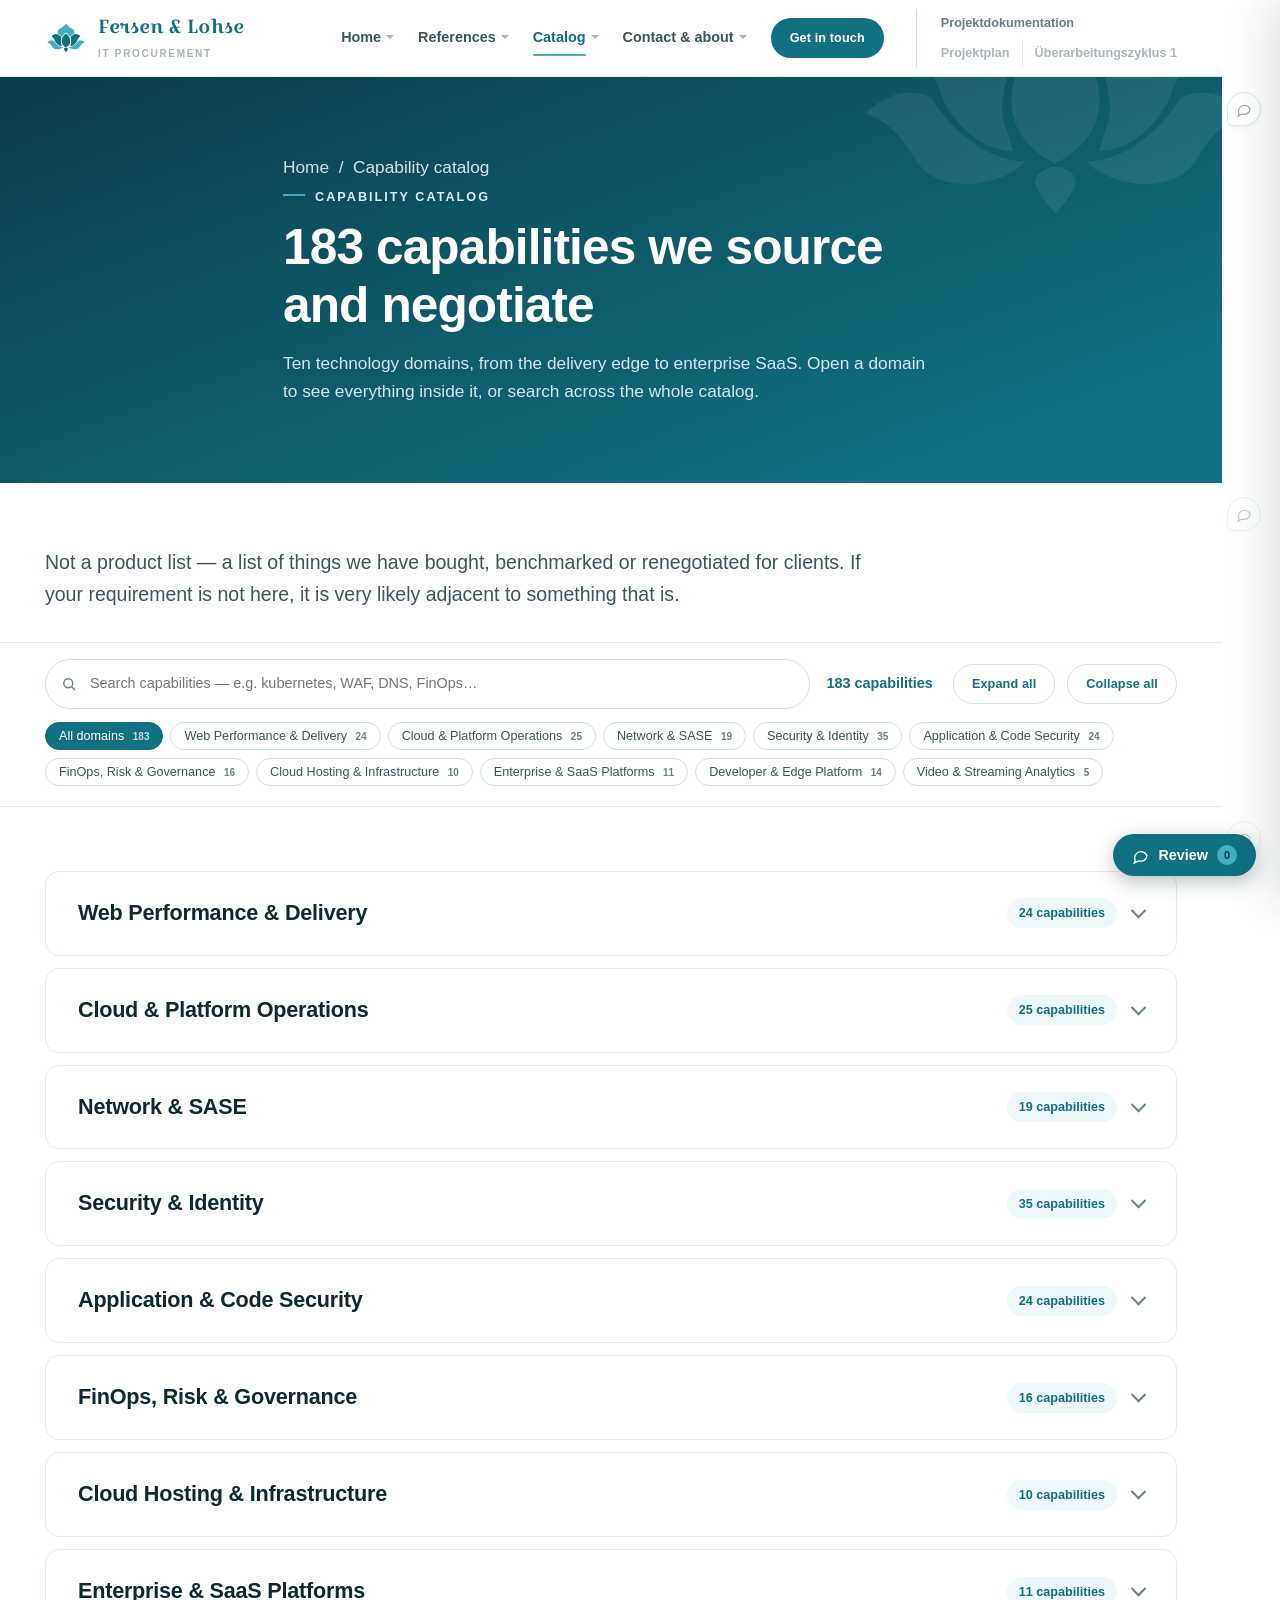
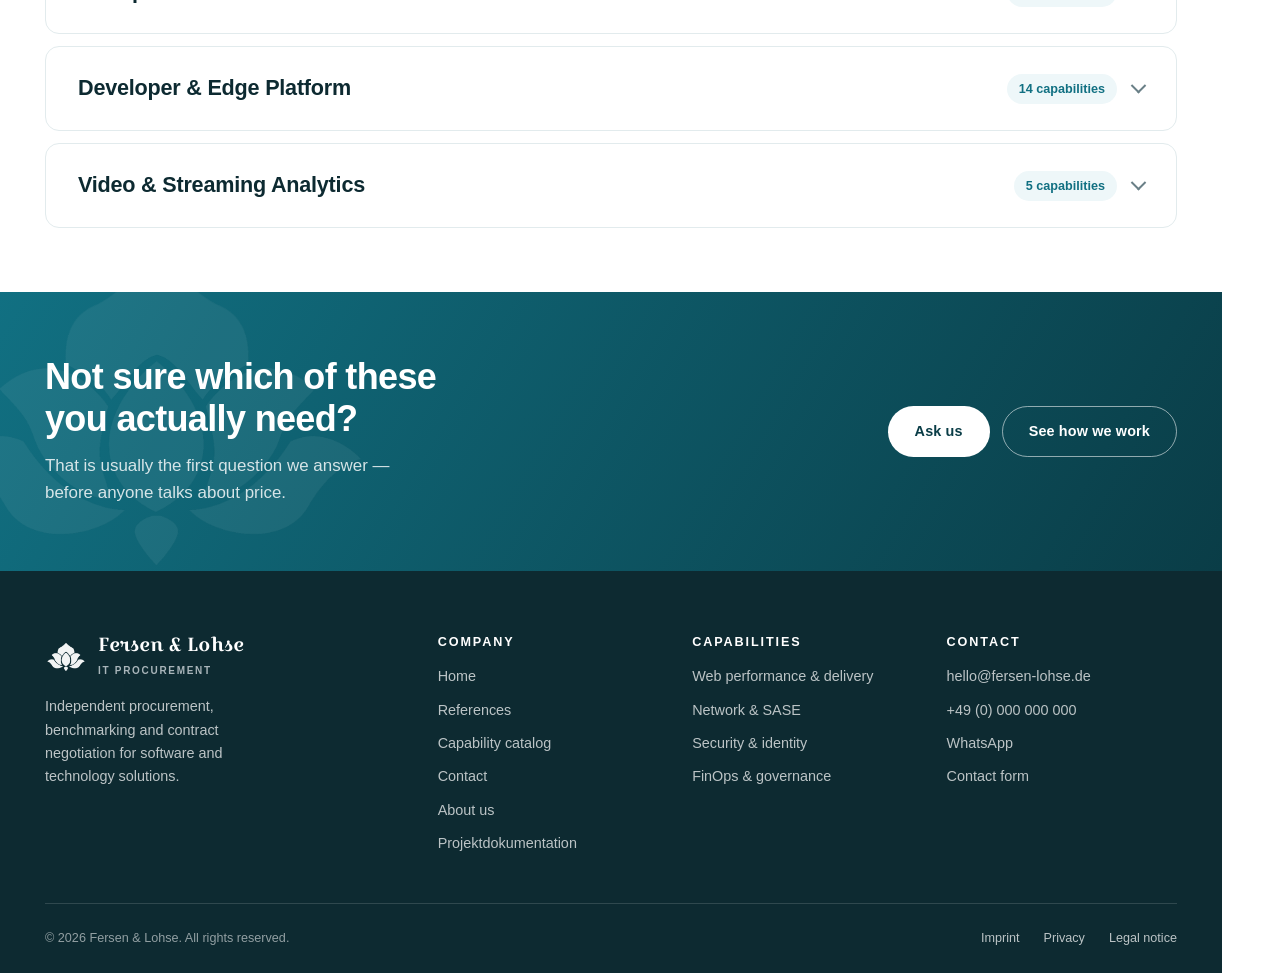
<file: catalog.html>
<!DOCTYPE html>
<html lang="en">
<head>
<meta charset="utf-8">
<meta name="viewport" content="width=device-width, initial-scale=1">
<title>Capability catalog — Fersen &amp; Lohse</title>
<meta name="description" content="183 technology capabilities across ten domains that we source, benchmark and negotiate — from CDN and SASE to FinOps and enterprise SaaS.">
<meta name="robots" content="noindex, nofollow">
<link rel="icon" href="assets/img/logo-mark.png">
<link rel="stylesheet" href="assets/css/site.css?v=20260908h">
<link rel="stylesheet" href="assets/css/catalog.css">
<link rel="stylesheet" href="assets/css/review.css?v=20260907">
</head>
<body data-page="Catalog">

<a class="btn btn--primary skip-link sr-only" href="#main">Skip to content</a>

<!-- ============================================================ HEADER -->
<header class="site-header" data-review-id="global.header" data-review-label="Header &amp; navigation">
  <div class="container site-header__inner">
    <a class="brand" href="index.html">
      <img src="assets/img/logo-mark.png" alt="">
      <span>
        <span class="brand__name">Fersen &amp; Lohse</span>
        <span class="brand__tag">IT Procurement</span>
      </span>
    </a>
    <button class="nav-toggle" type="button" aria-expanded="false" aria-controls="primary-nav">
      <span></span><span class="sr-only">Menu</span>
    </button>
    <nav class="nav" id="primary-nav" aria-label="Primary">
      <span class="nav__item">
        <a href="index.html">Home</a>
        <span class="nav__sub">
          <!-- The hero is a section of the page like the nine under it, and the
               sub-menu that leaves it out is a map with the top of the page
               missing. Named for what it holds - the picture index - and not
               for the headline, which would read as a second "Home". -->
          <a href="index.html#home-overview">Overview</a>
          <a href="index.html#rev-home-problem">The challenge</a>
          <a href="index.html#rev-home-usecases">Your benefits</a>
          <a href="index.html#rev-home-services">What we do</a>
          <a href="index.html#rev-home-offers">Our engagements</a>
          <a href="index.html#rev-home-security">Security exposure</a>
          <a href="index.html#rev-home-model">Our pricing model</a>
          <a href="index.html#rev-home-process">How it works</a>
          <a href="index.html#rev-home-coverage">Our coverage</a>
          <a href="index.html#rev-home-why">Why us</a>
        </span>
      </span>
      <span class="nav__item">
        <a href="references.html">References</a>
        <span class="nav__sub">
          <a href="references.html#rev-references-case">The benchmark case</a>
          <a href="references.html#rev-references-cases">Client projects</a>
          <a href="references.html#rev-references-partners">Partners &amp; technologies</a>
          <a href="references.html#rev-references-testimonial">Client testimonial</a>
        </span>
      </span>
      <span class="nav__item">
        <a href="catalog.html" aria-current="page">Catalog</a>
        <span class="nav__sub">
          <a href="catalog.html#web-performance-delivery">Web Performance &amp; Delivery</a>
          <a href="catalog.html#cloud-platform-operations">Cloud &amp; Platform Operations</a>
          <a href="catalog.html#network-sase">Network &amp; SASE</a>
          <a href="catalog.html#security-identity">Security &amp; Identity</a>
          <a href="catalog.html#application-code-security">Application &amp; Code Security</a>
          <a href="catalog.html#finops-risk-governance">FinOps, Risk &amp; Governance</a>
          <a href="catalog.html#cloud-hosting-infrastructure">Cloud Hosting &amp; Infrastructure</a>
          <a href="catalog.html#enterprise-saas-platforms">Enterprise &amp; SaaS Platforms</a>
          <a href="catalog.html#developer-edge-platform">Developer &amp; Edge Platform</a>
          <a href="catalog.html#video-streaming-analytics">Video &amp; Streaming Analytics</a>
        </span>
      </span>
      <span class="nav__item">
        <a href="contact.html">Contact &amp; about</a>
        <span class="nav__sub">
          <a href="contact.html#rev-contact-form">The intake form</a>
          <a href="contact.html#rev-contact-metrics">Metrics we need</a>
          <a href="contact.html#rev-contact-channels">Talk to us directly</a>
          <a href="contact.html#about">About us</a>
        </span>
      </span>
      <a class="btn btn--primary btn--sm" href="contact.html">Get in touch</a>
      <span class="nav__doc">
        <a class="nav__doc-main" href="project.html">Projektdokumentation</a>
        <span class="nav__doc-sub">
          <a href="plan.html">Projektplan</a>
          <a href="decisions.html">Überarbeitungszyklus 1</a>
        </span>
      </span>
    </nav>
  </div>
</header>

<main id="main">

  <section class="pagehead" data-review-id="catalog.head" data-review-label="Catalog — Page header">
    <div class="container pagehead__inner">
      <p class="breadcrumb"><a href="index.html">Home</a> &nbsp;/&nbsp; Capability catalog</p>
      <span class="eyebrow">Capability catalog</span>
      <h1>183 capabilities we source and negotiate</h1>
      <p>
        Ten technology domains, from the delivery edge to enterprise SaaS. Open a domain to
        see everything inside it, or search across the whole catalog.
      </p>
    </div>
  </section>

  <!-- ========================================================= TOOLBAR -->
  <div class="catalog-intro" data-review-id="catalog.intro" data-review-label="Catalog — Intro &amp; search toolbar">
    <div class="container">
      <p class="lead" style="max-width:52rem;margin-bottom:var(--s6)">
        Not a product list — a list of things we have bought, benchmarked or renegotiated for
        clients. If your requirement is not here, it is very likely adjacent to something that is.
      </p>
    </div>

    <div class="toolbar" id="catalog-toolbar">
      <div class="container toolbar__inner">
        <div class="toolbar__search">
          <svg class="toolbar__search-icon" viewBox="0 0 24 24" aria-hidden="true"><circle cx="11" cy="11" r="6"/><path d="m20 20-4.3-4.3"/></svg>
          <label class="sr-only" for="catalog-search">Search capabilities</label>
          <input type="text" id="catalog-search" placeholder="Search capabilities — e.g. kubernetes, WAF, DNS, FinOps…" autocomplete="off" spellcheck="false">
          <button type="button" class="toolbar__clear" id="catalog-clear" hidden aria-label="Clear search">×</button>
        </div>
        <div class="toolbar__actions">
          <output class="toolbar__count" id="catalog-count" for="catalog-search">183 capabilities</output>
          <button type="button" class="btn btn--ghost btn--sm" data-expand="all">Expand all</button>
          <button type="button" class="btn btn--ghost btn--sm" data-expand="none">Collapse all</button>
        </div>
      </div>
      <div class="container">
        <ul class="chips toolbar__chips" id="catalog-chips">
          <li><button type="button" class="chip chip--active" data-filter="all">All domains <span class="chip__n">183</span></button></li>
          <li><button type="button" class="chip" data-filter="web-performance-delivery">Web Performance &amp; Delivery <span class="chip__n">24</span></button></li>
          <li><button type="button" class="chip" data-filter="cloud-platform-operations">Cloud &amp; Platform Operations <span class="chip__n">25</span></button></li>
          <li><button type="button" class="chip" data-filter="network-sase">Network &amp; SASE <span class="chip__n">19</span></button></li>
          <li><button type="button" class="chip" data-filter="security-identity">Security &amp; Identity <span class="chip__n">35</span></button></li>
          <li><button type="button" class="chip" data-filter="application-code-security">Application &amp; Code Security <span class="chip__n">24</span></button></li>
          <li><button type="button" class="chip" data-filter="finops-risk-governance">FinOps, Risk &amp; Governance <span class="chip__n">16</span></button></li>
          <li><button type="button" class="chip" data-filter="cloud-hosting-infrastructure">Cloud Hosting &amp; Infrastructure <span class="chip__n">10</span></button></li>
          <li><button type="button" class="chip" data-filter="enterprise-saas-platforms">Enterprise &amp; SaaS Platforms <span class="chip__n">11</span></button></li>
          <li><button type="button" class="chip" data-filter="developer-edge-platform">Developer &amp; Edge Platform <span class="chip__n">14</span></button></li>
          <li><button type="button" class="chip" data-filter="video-streaming-analytics">Video &amp; Streaming Analytics <span class="chip__n">5</span></button></li>
        </ul>
      </div>
    </div>
  </div>

  <!-- ======================================================== CATALOG -->
  <section class="section section--tight" data-review-id="catalog.list" data-review-label="Catalog — Domain accordions (183 capabilities)">
    <div class="container">
      <div class="catalog" id="catalog">
        <details class="cat" id="web-performance-delivery" data-category="Web Performance &amp; Delivery">
          <summary class="cat__summary">
            <span class="cat__title">Web Performance &amp; Delivery</span>
            <span class="cat__count"><span data-count-visible>24</span> capabilities</span>
            <span class="cat__chevron" aria-hidden="true"></span>
          </summary>
          <div class="cat__body">
            <p class="cat__blurb">CDN, DNS, edge delivery and media streaming — the layer your customers feel first.</p>
            <ul class="cat__list">
            <li class="cat__item">
              <span class="cat__item-name">Content Delivery Network (CDN) for static content</span>
              <a class="cat__item-cta" href="contact.html?topic=Content%20Delivery%20Network%20(CDN)%20for%20static%20content">Enquire<span class="sr-only"> about Content Delivery Network (CDN) for static content</span></a>
            </li>
            <li class="cat__item">
              <span class="cat__item-name">Content Delivery Network (CDN) for dynamic and API traffic</span>
              <a class="cat__item-cta" href="contact.html?topic=Content%20Delivery%20Network%20(CDN)%20for%20dynamic%20and%20API%20traffic">Enquire<span class="sr-only"> about Content Delivery Network (CDN) for dynamic and API traffic</span></a>
            </li>
            <li class="cat__item">
              <span class="cat__item-name">Multi-CDN orchestration and routing</span>
              <a class="cat__item-cta" href="contact.html?topic=Multi-CDN%20orchestration%20and%20routing">Enquire<span class="sr-only"> about Multi-CDN orchestration and routing</span></a>
            </li>
            <li class="cat__item">
              <span class="cat__item-name">Backup CDN and failover delivery</span>
              <a class="cat__item-cta" href="contact.html?topic=Backup%20CDN%20and%20failover%20delivery">Enquire<span class="sr-only"> about Backup CDN and failover delivery</span></a>
            </li>
            <li class="cat__item">
              <span class="cat__item-name">Edge compute services for web workloads</span>
              <a class="cat__item-cta" href="contact.html?topic=Edge%20compute%20services%20for%20web%20workloads">Enquire<span class="sr-only"> about Edge compute services for web workloads</span></a>
            </li>
            <li class="cat__item">
              <span class="cat__item-name">Global traffic acceleration and routing optimization</span>
              <a class="cat__item-cta" href="contact.html?topic=Global%20traffic%20acceleration%20and%20routing%20optimization">Enquire<span class="sr-only"> about Global traffic acceleration and routing optimization</span></a>
            </li>
            <li class="cat__item">
              <span class="cat__item-name">Image optimization and AI-driven compression</span>
              <a class="cat__item-cta" href="contact.html?topic=Image%20optimization%20and%20AI-driven%20compression">Enquire<span class="sr-only"> about Image optimization and AI-driven compression</span></a>
            </li>
            <li class="cat__item">
              <span class="cat__item-name">Image resizing, transformation and format conversion</span>
              <a class="cat__item-cta" href="contact.html?topic=Image%20resizing,%20transformation%20and%20format%20conversion">Enquire<span class="sr-only"> about Image resizing, transformation and format conversion</span></a>
            </li>
            <li class="cat__item">
              <span class="cat__item-name">Video streaming and adaptive bitrate delivery</span>
              <a class="cat__item-cta" href="contact.html?topic=Video%20streaming%20and%20adaptive%20bitrate%20delivery">Enquire<span class="sr-only"> about Video streaming and adaptive bitrate delivery</span></a>
            </li>
            <li class="cat__item">
              <span class="cat__item-name">Live streaming and video-on-demand delivery</span>
              <a class="cat__item-cta" href="contact.html?topic=Live%20streaming%20and%20video-on-demand%20delivery">Enquire<span class="sr-only"> about Live streaming and video-on-demand delivery</span></a>
            </li>
            <li class="cat__item">
              <span class="cat__item-name">Download optimization for large files and binaries</span>
              <a class="cat__item-cta" href="contact.html?topic=Download%20optimization%20for%20large%20files%20and%20binaries">Enquire<span class="sr-only"> about Download optimization for large files and binaries</span></a>
            </li>
            <li class="cat__item">
              <span class="cat__item-name">Global DNS services and authoritative DNS hosting</span>
              <a class="cat__item-cta" href="contact.html?topic=Global%20DNS%20services%20and%20authoritative%20DNS%20hosting">Enquire<span class="sr-only"> about Global DNS services and authoritative DNS hosting</span></a>
            </li>
            <li class="cat__item">
              <span class="cat__item-name">DNS performance optimization and latency reduction</span>
              <a class="cat__item-cta" href="contact.html?topic=DNS%20performance%20optimization%20and%20latency%20reduction">Enquire<span class="sr-only"> about DNS performance optimization and latency reduction</span></a>
            </li>
            <li class="cat__item">
              <span class="cat__item-name">DNS security, DNSSEC and anti-spoofing protection</span>
              <a class="cat__item-cta" href="contact.html?topic=DNS%20security,%20DNSSEC%20and%20anti-spoofing%20protection">Enquire<span class="sr-only"> about DNS security, DNSSEC and anti-spoofing protection</span></a>
            </li>
            <li class="cat__item">
              <span class="cat__item-name">China content delivery and acceleration services</span>
              <a class="cat__item-cta" href="contact.html?topic=China%20content%20delivery%20and%20acceleration%20services">Enquire<span class="sr-only"> about China content delivery and acceleration services</span></a>
            </li>
            <li class="cat__item">
              <span class="cat__item-name">Web page performance optimization and site acceleration</span>
              <a class="cat__item-cta" href="contact.html?topic=Web%20page%20performance%20optimization%20and%20site%20acceleration">Enquire<span class="sr-only"> about Web page performance optimization and site acceleration</span></a>
            </li>
            <li class="cat__item">
              <span class="cat__item-name">Media delivery optimization and caching</span>
              <a class="cat__item-cta" href="contact.html?topic=Media%20delivery%20optimization%20and%20caching">Enquire<span class="sr-only"> about Media delivery optimization and caching</span></a>
            </li>
            <li class="cat__item">
              <span class="cat__item-name">Application-aware routing and origin shield</span>
              <a class="cat__item-cta" href="contact.html?topic=Application-aware%20routing%20and%20origin%20shield">Enquire<span class="sr-only"> about Application-aware routing and origin shield</span></a>
            </li>
            <li class="cat__item">
              <span class="cat__item-name">Edge caching and rules-based content control</span>
              <a class="cat__item-cta" href="contact.html?topic=Edge%20caching%20and%20rules-based%20content%20control">Enquire<span class="sr-only"> about Edge caching and rules-based content control</span></a>
            </li>
            <li class="cat__item">
              <span class="cat__item-name">Web traffic offload and site protection at the edge</span>
              <a class="cat__item-cta" href="contact.html?topic=Web%20traffic%20offload%20and%20site%20protection%20at%20the%20edge">Enquire<span class="sr-only"> about Web traffic offload and site protection at the edge</span></a>
            </li>
            <li class="cat__item">
              <span class="cat__item-name">Real-time streaming analytics for video performance</span>
              <a class="cat__item-cta" href="contact.html?topic=Real-time%20streaming%20analytics%20for%20video%20performance">Enquire<span class="sr-only"> about Real-time streaming analytics for video performance</span></a>
            </li>
            <li class="cat__item">
              <span class="cat__item-name">Quality of experience monitoring for OTT video</span>
              <a class="cat__item-cta" href="contact.html?topic=Quality%20of%20experience%20monitoring%20for%20OTT%20video">Enquire<span class="sr-only"> about Quality of experience monitoring for OTT video</span></a>
            </li>
            <li class="cat__item">
              <span class="cat__item-name">Video audience measurement and engagement analytics</span>
              <a class="cat__item-cta" href="contact.html?topic=Video%20audience%20measurement%20and%20engagement%20analytics">Enquire<span class="sr-only"> about Video audience measurement and engagement analytics</span></a>
            </li>
            <li class="cat__item">
              <span class="cat__item-name">Edge observability for CDN and HTTP traffic</span>
              <a class="cat__item-cta" href="contact.html?topic=Edge%20observability%20for%20CDN%20and%20HTTP%20traffic">Enquire<span class="sr-only"> about Edge observability for CDN and HTTP traffic</span></a>
            </li>
            </ul>
            <p class="cat__empty" hidden>No capability in this category matches your search.</p>
          </div>
        </details>
        <details class="cat" id="cloud-platform-operations" data-category="Cloud &amp; Platform Operations">
          <summary class="cat__summary">
            <span class="cat__title">Cloud &amp; Platform Operations</span>
            <span class="cat__count"><span data-count-visible>25</span> capabilities</span>
            <span class="cat__chevron" aria-hidden="true"></span>
          </summary>
          <div class="cat__body">
            <p class="cat__blurb">Migration, hosting, automation, observability and data platforms across the major clouds.</p>
            <ul class="cat__list">
            <li class="cat__item">
              <span class="cat__item-name">Cloud migration for applications and data</span>
              <a class="cat__item-cta" href="contact.html?topic=Cloud%20migration%20for%20applications%20and%20data">Enquire<span class="sr-only"> about Cloud migration for applications and data</span></a>
            </li>
            <li class="cat__item">
              <span class="cat__item-name">Multi-cloud deployment architecture and strategy</span>
              <a class="cat__item-cta" href="contact.html?topic=Multi-cloud%20deployment%20architecture%20and%20strategy">Enquire<span class="sr-only"> about Multi-cloud deployment architecture and strategy</span></a>
            </li>
            <li class="cat__item">
              <span class="cat__item-name">Cloud workload hosting on public and private clouds</span>
              <a class="cat__item-cta" href="contact.html?topic=Cloud%20workload%20hosting%20on%20public%20and%20private%20clouds">Enquire<span class="sr-only"> about Cloud workload hosting on public and private clouds</span></a>
            </li>
            <li class="cat__item">
              <span class="cat__item-name">Backup and disaster recovery for cloud workloads</span>
              <a class="cat__item-cta" href="contact.html?topic=Backup%20and%20disaster%20recovery%20for%20cloud%20workloads">Enquire<span class="sr-only"> about Backup and disaster recovery for cloud workloads</span></a>
            </li>
            <li class="cat__item">
              <span class="cat__item-name">Cloud-native storage as a service</span>
              <a class="cat__item-cta" href="contact.html?topic=Cloud-native%20storage%20as%20a%20service">Enquire<span class="sr-only"> about Cloud-native storage as a service</span></a>
            </li>
            <li class="cat__item">
              <span class="cat__item-name">Object storage and archival solutions</span>
              <a class="cat__item-cta" href="contact.html?topic=Object%20storage%20and%20archival%20solutions">Enquire<span class="sr-only"> about Object storage and archival solutions</span></a>
            </li>
            <li class="cat__item">
              <span class="cat__item-name">Infrastructure as code governance and Terraform best practices</span>
              <a class="cat__item-cta" href="contact.html?topic=Infrastructure%20as%20code%20governance%20and%20Terraform%20best%20practices">Enquire<span class="sr-only"> about Infrastructure as code governance and Terraform best practices</span></a>
            </li>
            <li class="cat__item">
              <span class="cat__item-name">Cloud automation and orchestration services</span>
              <a class="cat__item-cta" href="contact.html?topic=Cloud%20automation%20and%20orchestration%20services">Enquire<span class="sr-only"> about Cloud automation and orchestration services</span></a>
            </li>
            <li class="cat__item">
              <span class="cat__item-name">DevOps as a Service and CI/CD pipelines</span>
              <a class="cat__item-cta" href="contact.html?topic=DevOps%20as%20a%20Service%20and%20CI/CD%20pipelines">Enquire<span class="sr-only"> about DevOps as a Service and CI/CD pipelines</span></a>
            </li>
            <li class="cat__item">
              <span class="cat__item-name">Application performance monitoring (APM)</span>
              <a class="cat__item-cta" href="contact.html?topic=Application%20performance%20monitoring%20(APM)">Enquire<span class="sr-only"> about Application performance monitoring (APM)</span></a>
            </li>
            <li class="cat__item">
              <span class="cat__item-name">Distributed tracing and OpenTelemetry observability</span>
              <a class="cat__item-cta" href="contact.html?topic=Distributed%20tracing%20and%20OpenTelemetry%20observability">Enquire<span class="sr-only"> about Distributed tracing and OpenTelemetry observability</span></a>
            </li>
            <li class="cat__item">
              <span class="cat__item-name">Centralized logging platforms</span>
              <a class="cat__item-cta" href="contact.html?topic=Centralized%20logging%20platforms">Enquire<span class="sr-only"> about Centralized logging platforms</span></a>
            </li>
            <li class="cat__item">
              <span class="cat__item-name">Security information and event management (SIEM)</span>
              <a class="cat__item-cta" href="contact.html?topic=Security%20information%20and%20event%20management%20(SIEM)">Enquire<span class="sr-only"> about Security information and event management (SIEM)</span></a>
            </li>
            <li class="cat__item">
              <span class="cat__item-name">Gen AI as a Service for cloud workloads</span>
              <a class="cat__item-cta" href="contact.html?topic=Gen%20AI%20as%20a%20Service%20for%20cloud%20workloads">Enquire<span class="sr-only"> about Gen AI as a Service for cloud workloads</span></a>
            </li>
            <li class="cat__item">
              <span class="cat__item-name">AI model deployment and MLOps on cloud platforms</span>
              <a class="cat__item-cta" href="contact.html?topic=AI%20model%20deployment%20and%20MLOps%20on%20cloud%20platforms">Enquire<span class="sr-only"> about AI model deployment and MLOps on cloud platforms</span></a>
            </li>
            <li class="cat__item">
              <span class="cat__item-name">Big Data infrastructure and analytics platforms</span>
              <a class="cat__item-cta" href="contact.html?topic=Big%20Data%20infrastructure%20and%20analytics%20platforms">Enquire<span class="sr-only"> about Big Data infrastructure and analytics platforms</span></a>
            </li>
            <li class="cat__item">
              <span class="cat__item-name">Databricks optimization and cost control</span>
              <a class="cat__item-cta" href="contact.html?topic=Databricks%20optimization%20and%20cost%20control">Enquire<span class="sr-only"> about Databricks optimization and cost control</span></a>
            </li>
            <li class="cat__item">
              <span class="cat__item-name">Kafka optimization and streaming performance tuning</span>
              <a class="cat__item-cta" href="contact.html?topic=Kafka%20optimization%20and%20streaming%20performance%20tuning">Enquire<span class="sr-only"> about Kafka optimization and streaming performance tuning</span></a>
            </li>
            <li class="cat__item">
              <span class="cat__item-name">Kubernetes optimization and cluster right-sizing</span>
              <a class="cat__item-cta" href="contact.html?topic=Kubernetes%20optimization%20and%20cluster%20right-sizing">Enquire<span class="sr-only"> about Kubernetes optimization and cluster right-sizing</span></a>
            </li>
            <li class="cat__item">
              <span class="cat__item-name">Managed Kubernetes services</span>
              <a class="cat__item-cta" href="contact.html?topic=Managed%20Kubernetes%20services">Enquire<span class="sr-only"> about Managed Kubernetes services</span></a>
            </li>
            <li class="cat__item">
              <span class="cat__item-name">Managed databases and data services</span>
              <a class="cat__item-cta" href="contact.html?topic=Managed%20databases%20and%20data%20services">Enquire<span class="sr-only"> about Managed databases and data services</span></a>
            </li>
            <li class="cat__item">
              <span class="cat__item-name">Serverless compute functions</span>
              <a class="cat__item-cta" href="contact.html?topic=Serverless%20compute%20functions">Enquire<span class="sr-only"> about Serverless compute functions</span></a>
            </li>
            <li class="cat__item">
              <span class="cat__item-name">API gateway and managed API layer</span>
              <a class="cat__item-cta" href="contact.html?topic=API%20gateway%20and%20managed%20API%20layer">Enquire<span class="sr-only"> about API gateway and managed API layer</span></a>
            </li>
            <li class="cat__item">
              <span class="cat__item-name">Virtual desktop infrastructure and app delivery</span>
              <a class="cat__item-cta" href="contact.html?topic=Virtual%20desktop%20infrastructure%20and%20app%20delivery">Enquire<span class="sr-only"> about Virtual desktop infrastructure and app delivery</span></a>
            </li>
            <li class="cat__item">
              <span class="cat__item-name">Secure remote workspace and application virtualization</span>
              <a class="cat__item-cta" href="contact.html?topic=Secure%20remote%20workspace%20and%20application%20virtualization">Enquire<span class="sr-only"> about Secure remote workspace and application virtualization</span></a>
            </li>
            </ul>
            <p class="cat__empty" hidden>No capability in this category matches your search.</p>
          </div>
        </details>
        <details class="cat" id="network-sase" data-category="Network &amp; SASE">
          <summary class="cat__summary">
            <span class="cat__title">Network &amp; SASE</span>
            <span class="cat__count"><span data-count-visible>19</span> capabilities</span>
            <span class="cat__chevron" aria-hidden="true"></span>
          </summary>
          <div class="cat__body">
            <p class="cat__blurb">Converged network and security edge: SD-WAN, SASE, SSE and Zero Trust connectivity.</p>
            <ul class="cat__list">
            <li class="cat__item">
              <span class="cat__item-name">Software-defined WAN (SD-WAN) solutions</span>
              <a class="cat__item-cta" href="contact.html?topic=Software-defined%20WAN%20(SD-WAN)%20solutions">Enquire<span class="sr-only"> about Software-defined WAN (SD-WAN) solutions</span></a>
            </li>
            <li class="cat__item">
              <span class="cat__item-name">Secure Access Service Edge (SASE) platforms</span>
              <a class="cat__item-cta" href="contact.html?topic=Secure%20Access%20Service%20Edge%20(SASE)%20platforms">Enquire<span class="sr-only"> about Secure Access Service Edge (SASE) platforms</span></a>
            </li>
            <li class="cat__item">
              <span class="cat__item-name">Security Service Edge (SSE) solutions</span>
              <a class="cat__item-cta" href="contact.html?topic=Security%20Service%20Edge%20(SSE)%20solutions">Enquire<span class="sr-only"> about Security Service Edge (SSE) solutions</span></a>
            </li>
            <li class="cat__item">
              <span class="cat__item-name">Zero Trust Network Access (ZTNA) for users and devices</span>
              <a class="cat__item-cta" href="contact.html?topic=Zero%20Trust%20Network%20Access%20(ZTNA)%20for%20users%20and%20devices">Enquire<span class="sr-only"> about Zero Trust Network Access (ZTNA) for users and devices</span></a>
            </li>
            <li class="cat__item">
              <span class="cat__item-name">Secure remote access for branches and remote workers</span>
              <a class="cat__item-cta" href="contact.html?topic=Secure%20remote%20access%20for%20branches%20and%20remote%20workers">Enquire<span class="sr-only"> about Secure remote access for branches and remote workers</span></a>
            </li>
            <li class="cat__item">
              <span class="cat__item-name">Cloud-based firewall and Firewall as a Service (FWaaS)</span>
              <a class="cat__item-cta" href="contact.html?topic=Cloud-based%20firewall%20and%20Firewall%20as%20a%20Service%20(FWaaS)">Enquire<span class="sr-only"> about Cloud-based firewall and Firewall as a Service (FWaaS)</span></a>
            </li>
            <li class="cat__item">
              <span class="cat__item-name">Secure Web Gateway (SWG) for web traffic</span>
              <a class="cat__item-cta" href="contact.html?topic=Secure%20Web%20Gateway%20(SWG)%20for%20web%20traffic">Enquire<span class="sr-only"> about Secure Web Gateway (SWG) for web traffic</span></a>
            </li>
            <li class="cat__item">
              <span class="cat__item-name">Cloud Access Security Broker (CASB) services</span>
              <a class="cat__item-cta" href="contact.html?topic=Cloud%20Access%20Security%20Broker%20(CASB)%20services">Enquire<span class="sr-only"> about Cloud Access Security Broker (CASB) services</span></a>
            </li>
            <li class="cat__item">
              <span class="cat__item-name">Data Loss Prevention (DLP) for network and SaaS traffic</span>
              <a class="cat__item-cta" href="contact.html?topic=Data%20Loss%20Prevention%20(DLP)%20for%20network%20and%20SaaS%20traffic">Enquire<span class="sr-only"> about Data Loss Prevention (DLP) for network and SaaS traffic</span></a>
            </li>
            <li class="cat__item">
              <span class="cat__item-name">Remote browser isolation for risky web destinations</span>
              <a class="cat__item-cta" href="contact.html?topic=Remote%20browser%20isolation%20for%20risky%20web%20destinations">Enquire<span class="sr-only"> about Remote browser isolation for risky web destinations</span></a>
            </li>
            <li class="cat__item">
              <span class="cat__item-name">Global private backbone and network acceleration</span>
              <a class="cat__item-cta" href="contact.html?topic=Global%20private%20backbone%20and%20network%20acceleration">Enquire<span class="sr-only"> about Global private backbone and network acceleration</span></a>
            </li>
            <li class="cat__item">
              <span class="cat__item-name">Site-to-site VPN and cloud tunnel connectivity</span>
              <a class="cat__item-cta" href="contact.html?topic=Site-to-site%20VPN%20and%20cloud%20tunnel%20connectivity">Enquire<span class="sr-only"> about Site-to-site VPN and cloud tunnel connectivity</span></a>
            </li>
            <li class="cat__item">
              <span class="cat__item-name">Branch connectivity and edge network integration</span>
              <a class="cat__item-cta" href="contact.html?topic=Branch%20connectivity%20and%20edge%20network%20integration">Enquire<span class="sr-only"> about Branch connectivity and edge network integration</span></a>
            </li>
            <li class="cat__item">
              <span class="cat__item-name">WAN-as-a-Service and cloud-based WAN connectivity</span>
              <a class="cat__item-cta" href="contact.html?topic=WAN-as-a-Service%20and%20cloud-based%20WAN%20connectivity">Enquire<span class="sr-only"> about WAN-as-a-Service and cloud-based WAN connectivity</span></a>
            </li>
            <li class="cat__item">
              <span class="cat__item-name">Network firewall and traffic filtering</span>
              <a class="cat__item-cta" href="contact.html?topic=Network%20firewall%20and%20traffic%20filtering">Enquire<span class="sr-only"> about Network firewall and traffic filtering</span></a>
            </li>
            <li class="cat__item">
              <span class="cat__item-name">Network interconnect and private connectivity to clouds</span>
              <a class="cat__item-cta" href="contact.html?topic=Network%20interconnect%20and%20private%20connectivity%20to%20clouds">Enquire<span class="sr-only"> about Network interconnect and private connectivity to clouds</span></a>
            </li>
            <li class="cat__item">
              <span class="cat__item-name">Zero Trust secure web and SaaS access</span>
              <a class="cat__item-cta" href="contact.html?topic=Zero%20Trust%20secure%20web%20and%20SaaS%20access">Enquire<span class="sr-only"> about Zero Trust secure web and SaaS access</span></a>
            </li>
            <li class="cat__item">
              <span class="cat__item-name">Inline CASB and SaaS application control</span>
              <a class="cat__item-cta" href="contact.html?topic=Inline%20CASB%20and%20SaaS%20application%20control">Enquire<span class="sr-only"> about Inline CASB and SaaS application control</span></a>
            </li>
            <li class="cat__item">
              <span class="cat__item-name">Cloud-based secure remote workspace access</span>
              <a class="cat__item-cta" href="contact.html?topic=Cloud-based%20secure%20remote%20workspace%20access">Enquire<span class="sr-only"> about Cloud-based secure remote workspace access</span></a>
            </li>
            </ul>
            <p class="cat__empty" hidden>No capability in this category matches your search.</p>
          </div>
        </details>
        <details class="cat" id="security-identity" data-category="Security &amp; Identity">
          <summary class="cat__summary">
            <span class="cat__title">Security &amp; Identity</span>
            <span class="cat__count"><span data-count-visible>35</span> capabilities</span>
            <span class="cat__chevron" aria-hidden="true"></span>
          </summary>
          <div class="cat__body">
            <p class="cat__blurb">Perimeter, application and identity defence, plus managed detection and response.</p>
            <ul class="cat__list">
            <li class="cat__item">
              <span class="cat__item-name">DDoS mitigation for network and application layers</span>
              <a class="cat__item-cta" href="contact.html?topic=DDoS%20mitigation%20for%20network%20and%20application%20layers">Enquire<span class="sr-only"> about DDoS mitigation for network and application layers</span></a>
            </li>
            <li class="cat__item">
              <span class="cat__item-name">Web Application Firewall (WAF)</span>
              <a class="cat__item-cta" href="contact.html?topic=Web%20Application%20Firewall%20(WAF)">Enquire<span class="sr-only"> about Web Application Firewall (WAF)</span></a>
            </li>
            <li class="cat__item">
              <span class="cat__item-name">API security and API gateway protection</span>
              <a class="cat__item-cta" href="contact.html?topic=API%20security%20and%20API%20gateway%20protection">Enquire<span class="sr-only"> about API security and API gateway protection</span></a>
            </li>
            <li class="cat__item">
              <span class="cat__item-name">API discovery and shadow API detection</span>
              <a class="cat__item-cta" href="contact.html?topic=API%20discovery%20and%20shadow%20API%20detection">Enquire<span class="sr-only"> about API discovery and shadow API detection</span></a>
            </li>
            <li class="cat__item">
              <span class="cat__item-name">Zero-day API threat protection</span>
              <a class="cat__item-cta" href="contact.html?topic=Zero-day%20API%20threat%20protection">Enquire<span class="sr-only"> about Zero-day API threat protection</span></a>
            </li>
            <li class="cat__item">
              <span class="cat__item-name">Bot management and bad bot mitigation</span>
              <a class="cat__item-cta" href="contact.html?topic=Bot%20management%20and%20bad%20bot%20mitigation">Enquire<span class="sr-only"> about Bot management and bad bot mitigation</span></a>
            </li>
            <li class="cat__item">
              <span class="cat__item-name">Fraud protection and abuse prevention</span>
              <a class="cat__item-cta" href="contact.html?topic=Fraud%20protection%20and%20abuse%20prevention">Enquire<span class="sr-only"> about Fraud protection and abuse prevention</span></a>
            </li>
            <li class="cat__item">
              <span class="cat__item-name">Account takeover protection for user accounts</span>
              <a class="cat__item-cta" href="contact.html?topic=Account%20takeover%20protection%20for%20user%20accounts">Enquire<span class="sr-only"> about Account takeover protection for user accounts</span></a>
            </li>
            <li class="cat__item">
              <span class="cat__item-name">Zero Trust networking and access control</span>
              <a class="cat__item-cta" href="contact.html?topic=Zero%20Trust%20networking%20and%20access%20control">Enquire<span class="sr-only"> about Zero Trust networking and access control</span></a>
            </li>
            <li class="cat__item">
              <span class="cat__item-name">Identity and access management (IAM)</span>
              <a class="cat__item-cta" href="contact.html?topic=Identity%20and%20access%20management%20(IAM)">Enquire<span class="sr-only"> about Identity and access management (IAM)</span></a>
            </li>
            <li class="cat__item">
              <span class="cat__item-name">Passwordless authentication and strong identity verification</span>
              <a class="cat__item-cta" href="contact.html?topic=Passwordless%20authentication%20and%20strong%20identity%20verification">Enquire<span class="sr-only"> about Passwordless authentication and strong identity verification</span></a>
            </li>
            <li class="cat__item">
              <span class="cat__item-name">Multi-factor authentication (MFA) integration</span>
              <a class="cat__item-cta" href="contact.html?topic=Multi-factor%20authentication%20(MFA)%20integration">Enquire<span class="sr-only"> about Multi-factor authentication (MFA) integration</span></a>
            </li>
            <li class="cat__item">
              <span class="cat__item-name">Single sign-on (SSO) for SaaS and internal apps</span>
              <a class="cat__item-cta" href="contact.html?topic=Single%20sign-on%20(SSO)%20for%20SaaS%20and%20internal%20apps">Enquire<span class="sr-only"> about Single sign-on (SSO) for SaaS and internal apps</span></a>
            </li>
            <li class="cat__item">
              <span class="cat__item-name">Lifecycle management for user identities</span>
              <a class="cat__item-cta" href="contact.html?topic=Lifecycle%20management%20for%20user%20identities">Enquire<span class="sr-only"> about Lifecycle management for user identities</span></a>
            </li>
            <li class="cat__item">
              <span class="cat__item-name">Directory-as-a-Service for cross-platform identity</span>
              <a class="cat__item-cta" href="contact.html?topic=Directory-as-a-Service%20for%20cross-platform%20identity">Enquire<span class="sr-only"> about Directory-as-a-Service for cross-platform identity</span></a>
            </li>
            <li class="cat__item">
              <span class="cat__item-name">Role-based access control and policy management</span>
              <a class="cat__item-cta" href="contact.html?topic=Role-based%20access%20control%20and%20policy%20management">Enquire<span class="sr-only"> about Role-based access control and policy management</span></a>
            </li>
            <li class="cat__item">
              <span class="cat__item-name">GenAI security for AI-powered apps and workflows</span>
              <a class="cat__item-cta" href="contact.html?topic=GenAI%20security%20for%20AI-powered%20apps%20and%20workflows">Enquire<span class="sr-only"> about GenAI security for AI-powered apps and workflows</span></a>
            </li>
            <li class="cat__item">
              <span class="cat__item-name">Security compliance automation and policy enforcement</span>
              <a class="cat__item-cta" href="contact.html?topic=Security%20compliance%20automation%20and%20policy%20enforcement">Enquire<span class="sr-only"> about Security compliance automation and policy enforcement</span></a>
            </li>
            <li class="cat__item">
              <span class="cat__item-name">Security posture management for cloud and SaaS</span>
              <a class="cat__item-cta" href="contact.html?topic=Security%20posture%20management%20for%20cloud%20and%20SaaS">Enquire<span class="sr-only"> about Security posture management for cloud and SaaS</span></a>
            </li>
            <li class="cat__item">
              <span class="cat__item-name">Attack surface management for external assets</span>
              <a class="cat__item-cta" href="contact.html?topic=Attack%20surface%20management%20for%20external%20assets">Enquire<span class="sr-only"> about Attack surface management for external assets</span></a>
            </li>
            <li class="cat__item">
              <span class="cat__item-name">Threat intelligence and security analytics</span>
              <a class="cat__item-cta" href="contact.html?topic=Threat%20intelligence%20and%20security%20analytics">Enquire<span class="sr-only"> about Threat intelligence and security analytics</span></a>
            </li>
            <li class="cat__item">
              <span class="cat__item-name">Penetration testing services</span>
              <a class="cat__item-cta" href="contact.html?topic=Penetration%20testing%20services">Enquire<span class="sr-only"> about Penetration testing services</span></a>
            </li>
            <li class="cat__item">
              <span class="cat__item-name">Bug bounty program management and coordination</span>
              <a class="cat__item-cta" href="contact.html?topic=Bug%20bounty%20program%20management%20and%20coordination">Enquire<span class="sr-only"> about Bug bounty program management and coordination</span></a>
            </li>
            <li class="cat__item">
              <span class="cat__item-name">Security operations center (SOC) as a Service</span>
              <a class="cat__item-cta" href="contact.html?topic=Security%20operations%20center%20(SOC)%20as%20a%20Service">Enquire<span class="sr-only"> about Security operations center (SOC) as a Service</span></a>
            </li>
            <li class="cat__item">
              <span class="cat__item-name">Network operations center (NOC) as a Service</span>
              <a class="cat__item-cta" href="contact.html?topic=Network%20operations%20center%20(NOC)%20as%20a%20Service">Enquire<span class="sr-only"> about Network operations center (NOC) as a Service</span></a>
            </li>
            <li class="cat__item">
              <span class="cat__item-name">Managed Detection and Response (MDR) services</span>
              <a class="cat__item-cta" href="contact.html?topic=Managed%20Detection%20and%20Response%20(MDR)%20services">Enquire<span class="sr-only"> about Managed Detection and Response (MDR) services</span></a>
            </li>
            <li class="cat__item">
              <span class="cat__item-name">Email security and phishing protection</span>
              <a class="cat__item-cta" href="contact.html?topic=Email%20security%20and%20phishing%20protection">Enquire<span class="sr-only"> about Email security and phishing protection</span></a>
            </li>
            <li class="cat__item">
              <span class="cat__item-name">Secure access to internal and SaaS applications</span>
              <a class="cat__item-cta" href="contact.html?topic=Secure%20access%20to%20internal%20and%20SaaS%20applications">Enquire<span class="sr-only"> about Secure access to internal and SaaS applications</span></a>
            </li>
            <li class="cat__item">
              <span class="cat__item-name">Risk-based access policies and adaptive authentication</span>
              <a class="cat__item-cta" href="contact.html?topic=Risk-based%20access%20policies%20and%20adaptive%20authentication">Enquire<span class="sr-only"> about Risk-based access policies and adaptive authentication</span></a>
            </li>
            <li class="cat__item">
              <span class="cat__item-name">Endpoint detection and response (EDR)</span>
              <a class="cat__item-cta" href="contact.html?topic=Endpoint%20detection%20and%20response%20(EDR)">Enquire<span class="sr-only"> about Endpoint detection and response (EDR)</span></a>
            </li>
            <li class="cat__item">
              <span class="cat__item-name">Extended detection and response (XDR)</span>
              <a class="cat__item-cta" href="contact.html?topic=Extended%20detection%20and%20response%20(XDR)">Enquire<span class="sr-only"> about Extended detection and response (XDR)</span></a>
            </li>
            <li class="cat__item">
              <span class="cat__item-name">Threat hunting and managed threat response</span>
              <a class="cat__item-cta" href="contact.html?topic=Threat%20hunting%20and%20managed%20threat%20response">Enquire<span class="sr-only"> about Threat hunting and managed threat response</span></a>
            </li>
            <li class="cat__item">
              <span class="cat__item-name">Bug bounty and crowdsourced security testing</span>
              <a class="cat__item-cta" href="contact.html?topic=Bug%20bounty%20and%20crowdsourced%20security%20testing">Enquire<span class="sr-only"> about Bug bounty and crowdsourced security testing</span></a>
            </li>
            <li class="cat__item">
              <span class="cat__item-name">Identity risk analysis and anomaly detection</span>
              <a class="cat__item-cta" href="contact.html?topic=Identity%20risk%20analysis%20and%20anomaly%20detection">Enquire<span class="sr-only"> about Identity risk analysis and anomaly detection</span></a>
            </li>
            <li class="cat__item">
              <span class="cat__item-name">Strong customer authentication for digital channels</span>
              <a class="cat__item-cta" href="contact.html?topic=Strong%20customer%20authentication%20for%20digital%20channels">Enquire<span class="sr-only"> about Strong customer authentication for digital channels</span></a>
            </li>
            </ul>
            <p class="cat__empty" hidden>No capability in this category matches your search.</p>
          </div>
        </details>
        <details class="cat" id="application-code-security" data-category="Application &amp; Code Security">
          <summary class="cat__summary">
            <span class="cat__title">Application &amp; Code Security</span>
            <span class="cat__count"><span data-count-visible>24</span> capabilities</span>
            <span class="cat__chevron" aria-hidden="true"></span>
          </summary>
          <div class="cat__body">
            <p class="cat__blurb">Securing the software supply chain from first commit to production runtime.</p>
            <ul class="cat__list">
            <li class="cat__item">
              <span class="cat__item-name">Application Security (AppSec) for web and mobile applications</span>
              <a class="cat__item-cta" href="contact.html?topic=Application%20Security%20(AppSec)%20for%20web%20and%20mobile%20applications">Enquire<span class="sr-only"> about Application Security (AppSec) for web and mobile applications</span></a>
            </li>
            <li class="cat__item">
              <span class="cat__item-name">Secure coding practices and developer enablement</span>
              <a class="cat__item-cta" href="contact.html?topic=Secure%20coding%20practices%20and%20developer%20enablement">Enquire<span class="sr-only"> about Secure coding practices and developer enablement</span></a>
            </li>
            <li class="cat__item">
              <span class="cat__item-name">Static application security testing (SAST)</span>
              <a class="cat__item-cta" href="contact.html?topic=Static%20application%20security%20testing%20(SAST)">Enquire<span class="sr-only"> about Static application security testing (SAST)</span></a>
            </li>
            <li class="cat__item">
              <span class="cat__item-name">Software composition analysis (SCA) and SBOM generation</span>
              <a class="cat__item-cta" href="contact.html?topic=Software%20composition%20analysis%20(SCA)%20and%20SBOM%20generation">Enquire<span class="sr-only"> about Software composition analysis (SCA) and SBOM generation</span></a>
            </li>
            <li class="cat__item">
              <span class="cat__item-name">Secrets detection in code and pipelines</span>
              <a class="cat__item-cta" href="contact.html?topic=Secrets%20detection%20in%20code%20and%20pipelines">Enquire<span class="sr-only"> about Secrets detection in code and pipelines</span></a>
            </li>
            <li class="cat__item">
              <span class="cat__item-name">CI/CD pipeline security and DevSecOps</span>
              <a class="cat__item-cta" href="contact.html?topic=CI/CD%20pipeline%20security%20and%20DevSecOps">Enquire<span class="sr-only"> about CI/CD pipeline security and DevSecOps</span></a>
            </li>
            <li class="cat__item">
              <span class="cat__item-name">Dynamic application security testing (DAST)</span>
              <a class="cat__item-cta" href="contact.html?topic=Dynamic%20application%20security%20testing%20(DAST)">Enquire<span class="sr-only"> about Dynamic application security testing (DAST)</span></a>
            </li>
            <li class="cat__item">
              <span class="cat__item-name">Runtime protection for applications and APIs</span>
              <a class="cat__item-cta" href="contact.html?topic=Runtime%20protection%20for%20applications%20and%20APIs">Enquire<span class="sr-only"> about Runtime protection for applications and APIs</span></a>
            </li>
            <li class="cat__item">
              <span class="cat__item-name">Cloud-native application protection platforms (CNAPP)</span>
              <a class="cat__item-cta" href="contact.html?topic=Cloud-native%20application%20protection%20platforms%20(CNAPP)">Enquire<span class="sr-only"> about Cloud-native application protection platforms (CNAPP)</span></a>
            </li>
            <li class="cat__item">
              <span class="cat__item-name">Cloud security posture management (CSPM)</span>
              <a class="cat__item-cta" href="contact.html?topic=Cloud%20security%20posture%20management%20(CSPM)">Enquire<span class="sr-only"> about Cloud security posture management (CSPM)</span></a>
            </li>
            <li class="cat__item">
              <span class="cat__item-name">Container image scanning and container runtime security</span>
              <a class="cat__item-cta" href="contact.html?topic=Container%20image%20scanning%20and%20container%20runtime%20security">Enquire<span class="sr-only"> about Container image scanning and container runtime security</span></a>
            </li>
            <li class="cat__item">
              <span class="cat__item-name">Microservices segmentation and lateral movement prevention</span>
              <a class="cat__item-cta" href="contact.html?topic=Microservices%20segmentation%20and%20lateral%20movement%20prevention">Enquire<span class="sr-only"> about Microservices segmentation and lateral movement prevention</span></a>
            </li>
            <li class="cat__item">
              <span class="cat__item-name">Supply chain security for software and dependencies</span>
              <a class="cat__item-cta" href="contact.html?topic=Supply%20chain%20security%20for%20software%20and%20dependencies">Enquire<span class="sr-only"> about Supply chain security for software and dependencies</span></a>
            </li>
            <li class="cat__item">
              <span class="cat__item-name">API threat detection and behavioral analysis</span>
              <a class="cat__item-cta" href="contact.html?topic=API%20threat%20detection%20and%20behavioral%20analysis">Enquire<span class="sr-only"> about API threat detection and behavioral analysis</span></a>
            </li>
            <li class="cat__item">
              <span class="cat__item-name">GenAI security for application code and pipelines</span>
              <a class="cat__item-cta" href="contact.html?topic=GenAI%20security%20for%20application%20code%20and%20pipelines">Enquire<span class="sr-only"> about GenAI security for application code and pipelines</span></a>
            </li>
            <li class="cat__item">
              <span class="cat__item-name">Application security posture management (ASPM)</span>
              <a class="cat__item-cta" href="contact.html?topic=Application%20security%20posture%20management%20(ASPM)">Enquire<span class="sr-only"> about Application security posture management (ASPM)</span></a>
            </li>
            <li class="cat__item">
              <span class="cat__item-name">Code-to-cloud application security</span>
              <a class="cat__item-cta" href="contact.html?topic=Code-to-cloud%20application%20security">Enquire<span class="sr-only"> about Code-to-cloud application security</span></a>
            </li>
            <li class="cat__item">
              <span class="cat__item-name">Attack path mapping for application vulnerabilities</span>
              <a class="cat__item-cta" href="contact.html?topic=Attack%20path%20mapping%20for%20application%20vulnerabilities">Enquire<span class="sr-only"> about Attack path mapping for application vulnerabilities</span></a>
            </li>
            <li class="cat__item">
              <span class="cat__item-name">API abuse detection and protection</span>
              <a class="cat__item-cta" href="contact.html?topic=API%20abuse%20detection%20and%20protection">Enquire<span class="sr-only"> about API abuse detection and protection</span></a>
            </li>
            <li class="cat__item">
              <span class="cat__item-name">API bot and scraper mitigation</span>
              <a class="cat__item-cta" href="contact.html?topic=API%20bot%20and%20scraper%20mitigation">Enquire<span class="sr-only"> about API bot and scraper mitigation</span></a>
            </li>
            <li class="cat__item">
              <span class="cat__item-name">Agentic AI-driven application testing and validation</span>
              <a class="cat__item-cta" href="contact.html?topic=Agentic%20AI-driven%20application%20testing%20and%20validation">Enquire<span class="sr-only"> about Agentic AI-driven application testing and validation</span></a>
            </li>
            <li class="cat__item">
              <span class="cat__item-name">Crowdsourced application security testing and validation</span>
              <a class="cat__item-cta" href="contact.html?topic=Crowdsourced%20application%20security%20testing%20and%20validation">Enquire<span class="sr-only"> about Crowdsourced application security testing and validation</span></a>
            </li>
            <li class="cat__item">
              <span class="cat__item-name">Credential stuffing and ATO mitigation for applications</span>
              <a class="cat__item-cta" href="contact.html?topic=Credential%20stuffing%20and%20ATO%20mitigation%20for%20applications">Enquire<span class="sr-only"> about Credential stuffing and ATO mitigation for applications</span></a>
            </li>
            <li class="cat__item">
              <span class="cat__item-name">Runtime protections for web and mobile frontends</span>
              <a class="cat__item-cta" href="contact.html?topic=Runtime%20protections%20for%20web%20and%20mobile%20frontends">Enquire<span class="sr-only"> about Runtime protections for web and mobile frontends</span></a>
            </li>
            </ul>
            <p class="cat__empty" hidden>No capability in this category matches your search.</p>
          </div>
        </details>
        <details class="cat" id="finops-risk-governance" data-category="FinOps, Risk &amp; Governance">
          <summary class="cat__summary">
            <span class="cat__title">FinOps, Risk &amp; Governance</span>
            <span class="cat__count"><span data-count-visible>16</span> capabilities</span>
            <span class="cat__chevron" aria-hidden="true"></span>
          </summary>
          <div class="cat__body">
            <p class="cat__blurb">Cloud spend control, exposure management and audit-ready governance.</p>
            <ul class="cat__list">
            <li class="cat__item">
              <span class="cat__item-name">Cloud cost optimization across AWS, Azure and GCP</span>
              <a class="cat__item-cta" href="contact.html?topic=Cloud%20cost%20optimization%20across%20AWS,%20Azure%20and%20GCP">Enquire<span class="sr-only"> about Cloud cost optimization across AWS, Azure and GCP</span></a>
            </li>
            <li class="cat__item">
              <span class="cat__item-name">Reserved instances and savings plans optimization</span>
              <a class="cat__item-cta" href="contact.html?topic=Reserved%20instances%20and%20savings%20plans%20optimization">Enquire<span class="sr-only"> about Reserved instances and savings plans optimization</span></a>
            </li>
            <li class="cat__item">
              <span class="cat__item-name">Rightsizing compute, storage and databases</span>
              <a class="cat__item-cta" href="contact.html?topic=Rightsizing%20compute,%20storage%20and%20databases">Enquire<span class="sr-only"> about Rightsizing compute, storage and databases</span></a>
            </li>
            <li class="cat__item">
              <span class="cat__item-name">Waste cleanup and idle resource removal</span>
              <a class="cat__item-cta" href="contact.html?topic=Waste%20cleanup%20and%20idle%20resource%20removal">Enquire<span class="sr-only"> about Waste cleanup and idle resource removal</span></a>
            </li>
            <li class="cat__item">
              <span class="cat__item-name">Budgeting, forecasting and chargeback for cloud</span>
              <a class="cat__item-cta" href="contact.html?topic=Budgeting,%20forecasting%20and%20chargeback%20for%20cloud">Enquire<span class="sr-only"> about Budgeting, forecasting and chargeback for cloud</span></a>
            </li>
            <li class="cat__item">
              <span class="cat__item-name">FinOps operating model and process advisory</span>
              <a class="cat__item-cta" href="contact.html?topic=FinOps%20operating%20model%20and%20process%20advisory">Enquire<span class="sr-only"> about FinOps operating model and process advisory</span></a>
            </li>
            <li class="cat__item">
              <span class="cat__item-name">Attack surface management and continuous risk assessment</span>
              <a class="cat__item-cta" href="contact.html?topic=Attack%20surface%20management%20and%20continuous%20risk%20assessment">Enquire<span class="sr-only"> about Attack surface management and continuous risk assessment</span></a>
            </li>
            <li class="cat__item">
              <span class="cat__item-name">Risk scoring and prioritization of remediation</span>
              <a class="cat__item-cta" href="contact.html?topic=Risk%20scoring%20and%20prioritization%20of%20remediation">Enquire<span class="sr-only"> about Risk scoring and prioritization of remediation</span></a>
            </li>
            <li class="cat__item">
              <span class="cat__item-name">Compliance automation and audit readiness</span>
              <a class="cat__item-cta" href="contact.html?topic=Compliance%20automation%20and%20audit%20readiness">Enquire<span class="sr-only"> about Compliance automation and audit readiness</span></a>
            </li>
            <li class="cat__item">
              <span class="cat__item-name">Reporting on security compliance and standards adherence</span>
              <a class="cat__item-cta" href="contact.html?topic=Reporting%20on%20security%20compliance%20and%20standards%20adherence">Enquire<span class="sr-only"> about Reporting on security compliance and standards adherence</span></a>
            </li>
            <li class="cat__item">
              <span class="cat__item-name">Governance of infrastructure as code (IaC)</span>
              <a class="cat__item-cta" href="contact.html?topic=Governance%20of%20infrastructure%20as%20code%20(IaC)">Enquire<span class="sr-only"> about Governance of infrastructure as code (IaC)</span></a>
            </li>
            <li class="cat__item">
              <span class="cat__item-name">Policy-as-code and guardrails for DevOps and cloud teams</span>
              <a class="cat__item-cta" href="contact.html?topic=Policy-as-code%20and%20guardrails%20for%20DevOps%20and%20cloud%20teams">Enquire<span class="sr-only"> about Policy-as-code and guardrails for DevOps and cloud teams</span></a>
            </li>
            <li class="cat__item">
              <span class="cat__item-name">Cost and usage analytics for cloud platforms</span>
              <a class="cat__item-cta" href="contact.html?topic=Cost%20and%20usage%20analytics%20for%20cloud%20platforms">Enquire<span class="sr-only"> about Cost and usage analytics for cloud platforms</span></a>
            </li>
            <li class="cat__item">
              <span class="cat__item-name">Vulnerability prioritization by exploitability and impact</span>
              <a class="cat__item-cta" href="contact.html?topic=Vulnerability%20prioritization%20by%20exploitability%20and%20impact">Enquire<span class="sr-only"> about Vulnerability prioritization by exploitability and impact</span></a>
            </li>
            <li class="cat__item">
              <span class="cat__item-name">Continuous attack simulation and exposure validation</span>
              <a class="cat__item-cta" href="contact.html?topic=Continuous%20attack%20simulation%20and%20exposure%20validation">Enquire<span class="sr-only"> about Continuous attack simulation and exposure validation</span></a>
            </li>
            <li class="cat__item">
              <span class="cat__item-name">Risk-based program management for AppSec and cloud security</span>
              <a class="cat__item-cta" href="contact.html?topic=Risk-based%20program%20management%20for%20AppSec%20and%20cloud%20security">Enquire<span class="sr-only"> about Risk-based program management for AppSec and cloud security</span></a>
            </li>
            </ul>
            <p class="cat__empty" hidden>No capability in this category matches your search.</p>
          </div>
        </details>
        <details class="cat" id="cloud-hosting-infrastructure" data-category="Cloud Hosting &amp; Infrastructure">
          <summary class="cat__summary">
            <span class="cat__title">Cloud Hosting &amp; Infrastructure</span>
            <span class="cat__count"><span data-count-visible>10</span> capabilities</span>
            <span class="cat__chevron" aria-hidden="true"></span>
          </summary>
          <div class="cat__body">
            <p class="cat__blurb">Dedicated, hybrid and colocation capacity, plus hardware sourcing and logistics.</p>
            <ul class="cat__list">
            <li class="cat__item">
              <span class="cat__item-name">Dedicated hosting for high-performance workloads</span>
              <a class="cat__item-cta" href="contact.html?topic=Dedicated%20hosting%20for%20high-performance%20workloads">Enquire<span class="sr-only"> about Dedicated hosting for high-performance workloads</span></a>
            </li>
            <li class="cat__item">
              <span class="cat__item-name">Managed data centers and colocation services</span>
              <a class="cat__item-cta" href="contact.html?topic=Managed%20data%20centers%20and%20colocation%20services">Enquire<span class="sr-only"> about Managed data centers and colocation services</span></a>
            </li>
            <li class="cat__item">
              <span class="cat__item-name">Multi-cloud hosting and workload distribution</span>
              <a class="cat__item-cta" href="contact.html?topic=Multi-cloud%20hosting%20and%20workload%20distribution">Enquire<span class="sr-only"> about Multi-cloud hosting and workload distribution</span></a>
            </li>
            <li class="cat__item">
              <span class="cat__item-name">Hybrid cloud and on-premises integration</span>
              <a class="cat__item-cta" href="contact.html?topic=Hybrid%20cloud%20and%20on-premises%20integration">Enquire<span class="sr-only"> about Hybrid cloud and on-premises integration</span></a>
            </li>
            <li class="cat__item">
              <span class="cat__item-name">Storage as a Service and scalable storage tiers</span>
              <a class="cat__item-cta" href="contact.html?topic=Storage%20as%20a%20Service%20and%20scalable%20storage%20tiers">Enquire<span class="sr-only"> about Storage as a Service and scalable storage tiers</span></a>
            </li>
            <li class="cat__item">
              <span class="cat__item-name">Hardware procurement and infrastructure sourcing</span>
              <a class="cat__item-cta" href="contact.html?topic=Hardware%20procurement%20and%20infrastructure%20sourcing">Enquire<span class="sr-only"> about Hardware procurement and infrastructure sourcing</span></a>
            </li>
            <li class="cat__item">
              <span class="cat__item-name">Global logistics service layer for IT deployments</span>
              <a class="cat__item-cta" href="contact.html?topic=Global%20logistics%20service%20layer%20for%20IT%20deployments">Enquire<span class="sr-only"> about Global logistics service layer for IT deployments</span></a>
            </li>
            <li class="cat__item">
              <span class="cat__item-name">Virtual machines and general-purpose compute</span>
              <a class="cat__item-cta" href="contact.html?topic=Virtual%20machines%20and%20general-purpose%20compute">Enquire<span class="sr-only"> about Virtual machines and general-purpose compute</span></a>
            </li>
            <li class="cat__item">
              <span class="cat__item-name">Managed database hosting and operations</span>
              <a class="cat__item-cta" href="contact.html?topic=Managed%20database%20hosting%20and%20operations">Enquire<span class="sr-only"> about Managed database hosting and operations</span></a>
            </li>
            <li class="cat__item">
              <span class="cat__item-name">Object storage and CDN integration</span>
              <a class="cat__item-cta" href="contact.html?topic=Object%20storage%20and%20CDN%20integration">Enquire<span class="sr-only"> about Object storage and CDN integration</span></a>
            </li>
            </ul>
            <p class="cat__empty" hidden>No capability in this category matches your search.</p>
          </div>
        </details>
        <details class="cat" id="enterprise-saas-platforms" data-category="Enterprise &amp; SaaS Platforms">
          <summary class="cat__summary">
            <span class="cat__title">Enterprise &amp; SaaS Platforms</span>
            <span class="cat__count"><span data-count-visible>11</span> capabilities</span>
            <span class="cat__chevron" aria-hidden="true"></span>
          </summary>
          <div class="cat__body">
            <p class="cat__blurb">ERP, CRM, HR, design and data platforms — licence sourcing and renewal negotiation.</p>
            <ul class="cat__list">
            <li class="cat__item">
              <span class="cat__item-name">Design and engineering software platforms</span>
              <a class="cat__item-cta" href="contact.html?topic=Design%20and%20engineering%20software%20platforms">Enquire<span class="sr-only"> about Design and engineering software platforms</span></a>
            </li>
            <li class="cat__item">
              <span class="cat__item-name">Cloud collaboration for CAD and 3D workflows</span>
              <a class="cat__item-cta" href="contact.html?topic=Cloud%20collaboration%20for%20CAD%20and%203D%20workflows">Enquire<span class="sr-only"> about Cloud collaboration for CAD and 3D workflows</span></a>
            </li>
            <li class="cat__item">
              <span class="cat__item-name">ERP and finance systems</span>
              <a class="cat__item-cta" href="contact.html?topic=ERP%20and%20finance%20systems">Enquire<span class="sr-only"> about ERP and finance systems</span></a>
            </li>
            <li class="cat__item">
              <span class="cat__item-name">Cloud-based business applications and analytics</span>
              <a class="cat__item-cta" href="contact.html?topic=Cloud-based%20business%20applications%20and%20analytics">Enquire<span class="sr-only"> about Cloud-based business applications and analytics</span></a>
            </li>
            <li class="cat__item">
              <span class="cat__item-name">CRM and sales automation</span>
              <a class="cat__item-cta" href="contact.html?topic=CRM%20and%20sales%20automation">Enquire<span class="sr-only"> about CRM and sales automation</span></a>
            </li>
            <li class="cat__item">
              <span class="cat__item-name">Customer service, marketing and experience cloud solutions</span>
              <a class="cat__item-cta" href="contact.html?topic=Customer%20service,%20marketing%20and%20experience%20cloud%20solutions">Enquire<span class="sr-only"> about Customer service, marketing and experience cloud solutions</span></a>
            </li>
            <li class="cat__item">
              <span class="cat__item-name">Document database and developer data platform</span>
              <a class="cat__item-cta" href="contact.html?topic=Document%20database%20and%20developer%20data%20platform">Enquire<span class="sr-only"> about Document database and developer data platform</span></a>
            </li>
            <li class="cat__item">
              <span class="cat__item-name">Managed database-as-a-Service for documents</span>
              <a class="cat__item-cta" href="contact.html?topic=Managed%20database-as-a-Service%20for%20documents">Enquire<span class="sr-only"> about Managed database-as-a-Service for documents</span></a>
            </li>
            <li class="cat__item">
              <span class="cat__item-name">HR and people management SaaS platform</span>
              <a class="cat__item-cta" href="contact.html?topic=HR%20and%20people%20management%20SaaS%20platform">Enquire<span class="sr-only"> about HR and people management SaaS platform</span></a>
            </li>
            <li class="cat__item">
              <span class="cat__item-name">Payroll, time tracking and HR automation</span>
              <a class="cat__item-cta" href="contact.html?topic=Payroll,%20time%20tracking%20and%20HR%20automation">Enquire<span class="sr-only"> about Payroll, time tracking and HR automation</span></a>
            </li>
            <li class="cat__item">
              <span class="cat__item-name">Integration and security for enterprise SaaS applications</span>
              <a class="cat__item-cta" href="contact.html?topic=Integration%20and%20security%20for%20enterprise%20SaaS%20applications">Enquire<span class="sr-only"> about Integration and security for enterprise SaaS applications</span></a>
            </li>
            </ul>
            <p class="cat__empty" hidden>No capability in this category matches your search.</p>
          </div>
        </details>
        <details class="cat" id="developer-edge-platform" data-category="Developer &amp; Edge Platform">
          <summary class="cat__summary">
            <span class="cat__title">Developer &amp; Edge Platform</span>
            <span class="cat__count"><span data-count-visible>14</span> capabilities</span>
            <span class="cat__chevron" aria-hidden="true"></span>
          </summary>
          <div class="cat__body">
            <p class="cat__blurb">Serverless, storage, data and AI primitives for teams building at the edge.</p>
            <ul class="cat__list">
            <li class="cat__item">
              <span class="cat__item-name">Serverless compute at the edge</span>
              <a class="cat__item-cta" href="contact.html?topic=Serverless%20compute%20at%20the%20edge">Enquire<span class="sr-only"> about Serverless compute at the edge</span></a>
            </li>
            <li class="cat__item">
              <span class="cat__item-name">Static site and JAMstack hosting</span>
              <a class="cat__item-cta" href="contact.html?topic=Static%20site%20and%20JAMstack%20hosting">Enquire<span class="sr-only"> about Static site and JAMstack hosting</span></a>
            </li>
            <li class="cat__item">
              <span class="cat__item-name">Object storage for edge applications</span>
              <a class="cat__item-cta" href="contact.html?topic=Object%20storage%20for%20edge%20applications">Enquire<span class="sr-only"> about Object storage for edge applications</span></a>
            </li>
            <li class="cat__item">
              <span class="cat__item-name">Relational database for edge workloads</span>
              <a class="cat__item-cta" href="contact.html?topic=Relational%20database%20for%20edge%20workloads">Enquire<span class="sr-only"> about Relational database for edge workloads</span></a>
            </li>
            <li class="cat__item">
              <span class="cat__item-name">Key-value storage for global state</span>
              <a class="cat__item-cta" href="contact.html?topic=Key-value%20storage%20for%20global%20state">Enquire<span class="sr-only"> about Key-value storage for global state</span></a>
            </li>
            <li class="cat__item">
              <span class="cat__item-name">Stateful services with durable objects</span>
              <a class="cat__item-cta" href="contact.html?topic=Stateful%20services%20with%20durable%20objects">Enquire<span class="sr-only"> about Stateful services with durable objects</span></a>
            </li>
            <li class="cat__item">
              <span class="cat__item-name">Queues for asynchronous workloads</span>
              <a class="cat__item-cta" href="contact.html?topic=Queues%20for%20asynchronous%20workloads">Enquire<span class="sr-only"> about Queues for asynchronous workloads</span></a>
            </li>
            <li class="cat__item">
              <span class="cat__item-name">Vector databases and embeddings services</span>
              <a class="cat__item-cta" href="contact.html?topic=Vector%20databases%20and%20embeddings%20services">Enquire<span class="sr-only"> about Vector databases and embeddings services</span></a>
            </li>
            <li class="cat__item">
              <span class="cat__item-name">AI inference and AI gateway services</span>
              <a class="cat__item-cta" href="contact.html?topic=AI%20inference%20and%20AI%20gateway%20services">Enquire<span class="sr-only"> about AI inference and AI gateway services</span></a>
            </li>
            <li class="cat__item">
              <span class="cat__item-name">Image storage and transformation</span>
              <a class="cat__item-cta" href="contact.html?topic=Image%20storage%20and%20transformation">Enquire<span class="sr-only"> about Image storage and transformation</span></a>
            </li>
            <li class="cat__item">
              <span class="cat__item-name">Video hosting and streaming</span>
              <a class="cat__item-cta" href="contact.html?topic=Video%20hosting%20and%20streaming">Enquire<span class="sr-only"> about Video hosting and streaming</span></a>
            </li>
            <li class="cat__item">
              <span class="cat__item-name">Modern CAPTCHA-free verification</span>
              <a class="cat__item-cta" href="contact.html?topic=Modern%20CAPTCHA-free%20verification">Enquire<span class="sr-only"> about Modern CAPTCHA-free verification</span></a>
            </li>
            <li class="cat__item">
              <span class="cat__item-name">Edge observability and logging for serverless apps</span>
              <a class="cat__item-cta" href="contact.html?topic=Edge%20observability%20and%20logging%20for%20serverless%20apps">Enquire<span class="sr-only"> about Edge observability and logging for serverless apps</span></a>
            </li>
            <li class="cat__item">
              <span class="cat__item-name">Edge security policies and access control for apps</span>
              <a class="cat__item-cta" href="contact.html?topic=Edge%20security%20policies%20and%20access%20control%20for%20apps">Enquire<span class="sr-only"> about Edge security policies and access control for apps</span></a>
            </li>
            </ul>
            <p class="cat__empty" hidden>No capability in this category matches your search.</p>
          </div>
        </details>
        <details class="cat" id="video-streaming-analytics" data-category="Video &amp; Streaming Analytics">
          <summary class="cat__summary">
            <span class="cat__title">Video &amp; Streaming Analytics</span>
            <span class="cat__count"><span data-count-visible>5</span> capabilities</span>
            <span class="cat__chevron" aria-hidden="true"></span>
          </summary>
          <div class="cat__body">
            <p class="cat__blurb">Quality of experience, audience measurement and delivery analytics for OTT video.</p>
            <ul class="cat__list">
            <li class="cat__item">
              <span class="cat__item-name">OTT video quality of experience monitoring</span>
              <a class="cat__item-cta" href="contact.html?topic=OTT%20video%20quality%20of%20experience%20monitoring">Enquire<span class="sr-only"> about OTT video quality of experience monitoring</span></a>
            </li>
            <li class="cat__item">
              <span class="cat__item-name">Video quality metrics and playback analytics</span>
              <a class="cat__item-cta" href="contact.html?topic=Video%20quality%20metrics%20and%20playback%20analytics">Enquire<span class="sr-only"> about Video quality metrics and playback analytics</span></a>
            </li>
            <li class="cat__item">
              <span class="cat__item-name">Audience measurement and viewer behavior analytics</span>
              <a class="cat__item-cta" href="contact.html?topic=Audience%20measurement%20and%20viewer%20behavior%20analytics">Enquire<span class="sr-only"> about Audience measurement and viewer behavior analytics</span></a>
            </li>
            <li class="cat__item">
              <span class="cat__item-name">Ad performance tracking for streaming video</span>
              <a class="cat__item-cta" href="contact.html?topic=Ad%20performance%20tracking%20for%20streaming%20video">Enquire<span class="sr-only"> about Ad performance tracking for streaming video</span></a>
            </li>
            <li class="cat__item">
              <span class="cat__item-name">Multi-CDN video routing and failover analytics</span>
              <a class="cat__item-cta" href="contact.html?topic=Multi-CDN%20video%20routing%20and%20failover%20analytics">Enquire<span class="sr-only"> about Multi-CDN video routing and failover analytics</span></a>
            </li>
            </ul>
            <p class="cat__empty" hidden>No capability in this category matches your search.</p>
          </div>
        </details>
      </div>
      <p class="catalog__empty" id="catalog-empty" hidden>
        No capability matches <strong id="catalog-empty-term"></strong>.
        <button type="button" class="link-arrow" data-expand="reset">Reset the search</button>
      </p>
    </div>
  </section>

  <!-- ============================================================= CTA -->
  <section class="section section--tight cta" data-review-id="catalog.cta" data-review-label="Catalog — Closing call to action">
    <div class="container cta__inner">
      <div>
        <h2>Not sure which of these you actually need?</h2>
        <p>That is usually the first question we answer — before anyone talks about price.</p>
      </div>
      <div class="cta__actions">
        <a class="btn btn--onDark" href="contact.html">Ask us</a>
        <a class="btn btn--outlineDark" href="references.html">See how we work</a>
      </div>
    </div>
  </section>

</main>

<!-- ============================================================ FOOTER -->
<footer class="site-footer" data-review-id="global.footer" data-review-label="Footer &amp; imprint links">
  <div class="container">
    <div class="site-footer__grid">
      <div>
        <a class="brand" href="index.html" style="margin-bottom:var(--s4)">
          <img src="assets/img/logo-mark.png" alt="">
          <span>
            <span class="brand__name">Fersen &amp; Lohse</span>
            <span class="brand__tag">IT Procurement</span>
          </span>
        </a>
        <p style="max-width:30ch">
          Independent procurement, benchmarking and contract negotiation for software and
          technology solutions.
        </p>
      </div>

      <div>
        <h4>Company</h4>
        <ul>
          <li><a href="index.html">Home</a></li>
          <li><a href="references.html">References</a></li>
          <li><a href="catalog.html">Capability catalog</a></li>
          <li><a href="contact.html">Contact</a></li>
          <li><a href="contact.html#about">About us</a></li>
          <li><a href="project.html">Projektdokumentation</a></li>
        </ul>
      </div>

      <div>
        <h4>Capabilities</h4>
        <ul>
          <li><a href="catalog.html#web-performance-delivery">Web performance &amp; delivery</a></li>
          <li><a href="catalog.html#network-sase">Network &amp; SASE</a></li>
          <li><a href="catalog.html#security-identity">Security &amp; identity</a></li>
          <li><a href="catalog.html#finops-risk-governance">FinOps &amp; governance</a></li>
        </ul>
      </div>

      <div>
        <h4>Contact</h4>
        <ul>
          <li><a href="#" data-contact="email">hello@fersen-lohse.de</a></li>
          <li><a href="#" data-contact="phone">+49 (0) 000 000 000</a></li>
          <li><a href="#" data-contact="whatsapp">WhatsApp</a></li>
          <li><a href="contact.html">Contact form</a></li>
        </ul>
      </div>
    </div>

    <div class="footer-bottom">
      <span>© <span data-year>2026</span> Fersen &amp; Lohse. All rights reserved.</span>
      <ul>
        <li><a href="legal.html#imprint">Imprint</a></li>
        <li><a href="legal.html#privacy">Privacy</a></li>
        <li><a href="legal.html#imprint">Legal notice</a></li>
      </ul>
    </div>
  </div>
</footer>

<script src="assets/js/site.js?v=20260908h"></script>
<script src="assets/js/catalog-data.js"></script>
<script src="assets/js/catalog.js"></script>
<script src="assets/js/handoff.js"></script>
<script src="assets/js/dictation.js?v=20260907"></script>
<script src="assets/js/review.js?v=20260907"></script>
</body>
</html>
</file>
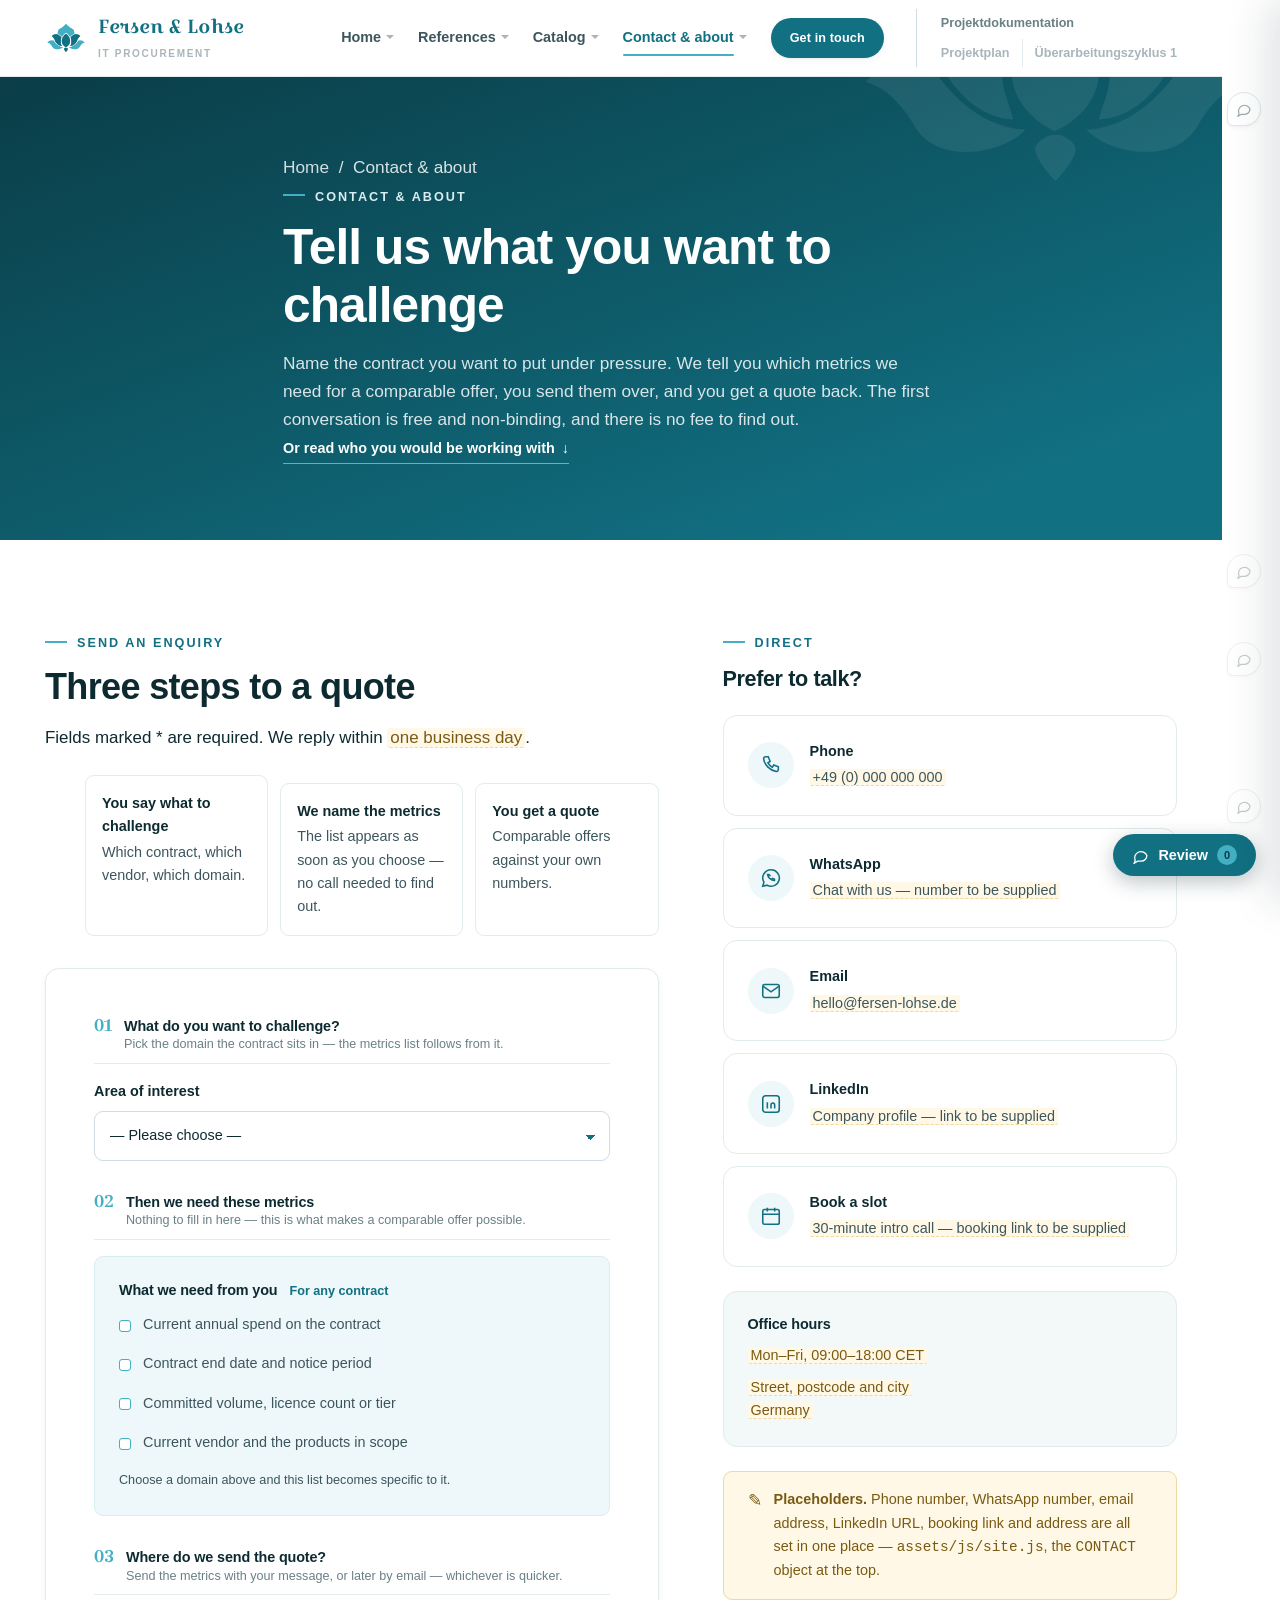
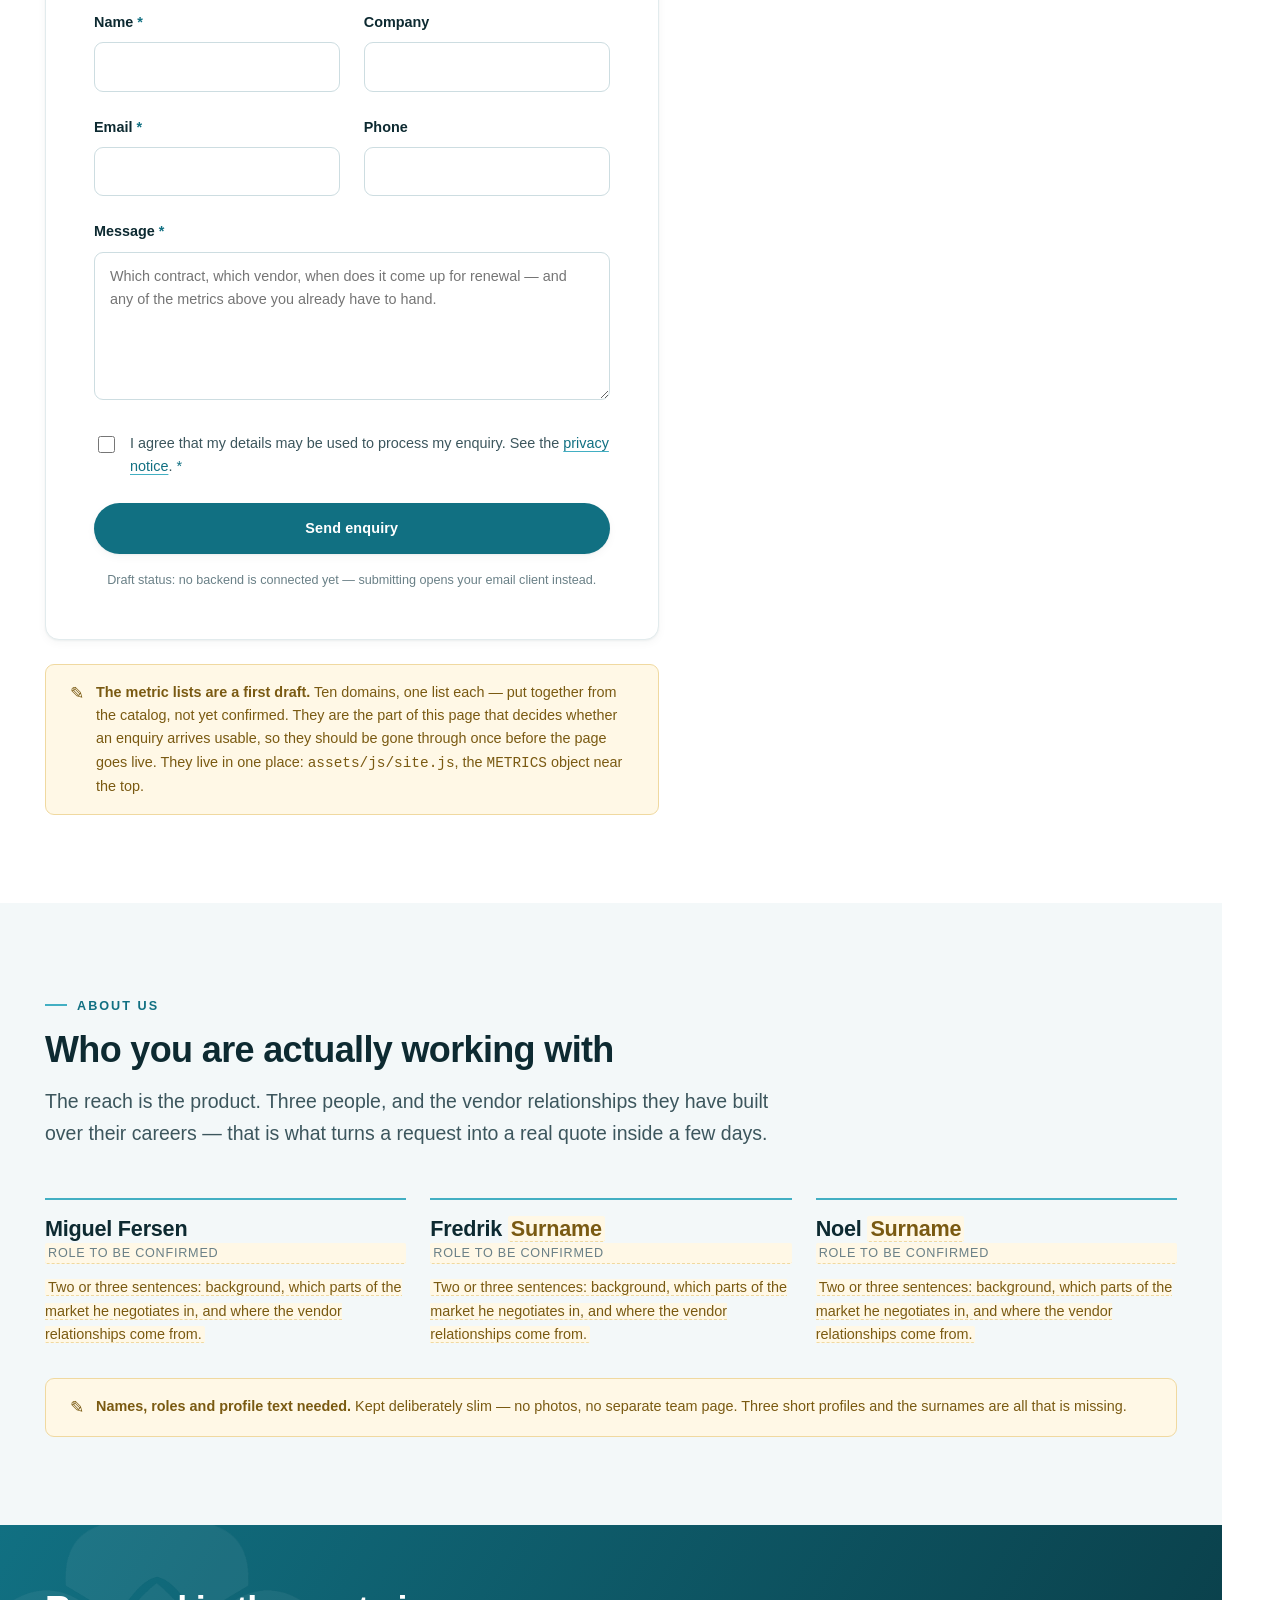
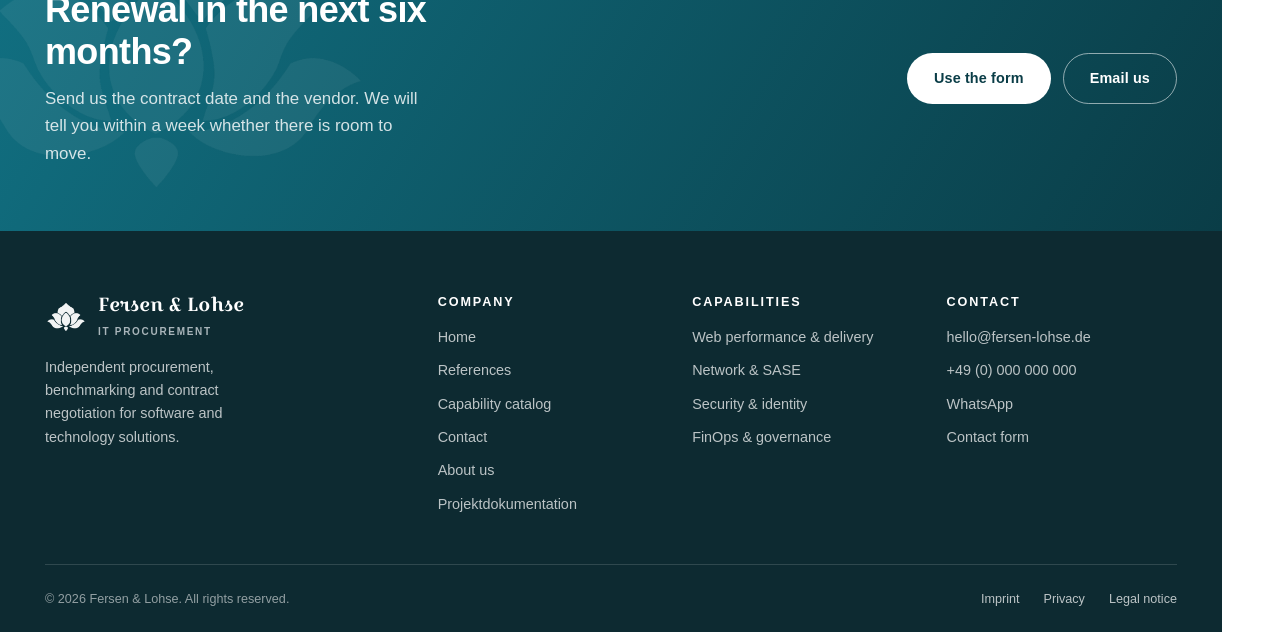
<file: contact.html>
<!DOCTYPE html>
<html lang="en">
<head>
<meta charset="utf-8">
<meta name="viewport" content="width=device-width, initial-scale=1">
<title>Contact &amp; about — Fersen &amp; Lohse</title>
<meta name="description" content="Tell us what you want to challenge, we tell you which metrics we need, and you get a quote. By form, email, phone or WhatsApp.">
<meta name="robots" content="noindex, nofollow">
<link rel="icon" href="assets/img/logo-mark.png">
<link rel="stylesheet" href="assets/css/site.css?v=20260908h">
<link rel="stylesheet" href="assets/css/review.css?v=20260907">
</head>
<body data-page="Contact">

<a class="btn btn--primary skip-link sr-only" href="#main">Skip to content</a>

<!-- ============================================================ HEADER -->
<header class="site-header" data-review-id="global.header" data-review-label="Header &amp; navigation">
  <div class="container site-header__inner">
    <a class="brand" href="index.html">
      <img src="assets/img/logo-mark.png" alt="">
      <span>
        <span class="brand__name">Fersen &amp; Lohse</span>
        <span class="brand__tag">IT Procurement</span>
      </span>
    </a>
    <button class="nav-toggle" type="button" aria-expanded="false" aria-controls="primary-nav">
      <span></span><span class="sr-only">Menu</span>
    </button>
    <nav class="nav" id="primary-nav" aria-label="Primary">
      <span class="nav__item">
        <a href="index.html">Home</a>
        <span class="nav__sub">
          <!-- The hero is a section of the page like the nine under it, and the
               sub-menu that leaves it out is a map with the top of the page
               missing. Named for what it holds - the picture index - and not
               for the headline, which would read as a second "Home". -->
          <a href="index.html#home-overview">Overview</a>
          <a href="index.html#rev-home-problem">The challenge</a>
          <a href="index.html#rev-home-usecases">Your benefits</a>
          <a href="index.html#rev-home-services">What we do</a>
          <a href="index.html#rev-home-offers">Our engagements</a>
          <a href="index.html#rev-home-security">Security exposure</a>
          <a href="index.html#rev-home-model">Our pricing model</a>
          <a href="index.html#rev-home-process">How it works</a>
          <a href="index.html#rev-home-coverage">Our coverage</a>
          <a href="index.html#rev-home-why">Why us</a>
        </span>
      </span>
      <span class="nav__item">
        <a href="references.html">References</a>
        <span class="nav__sub">
          <a href="references.html#rev-references-case">The benchmark case</a>
          <a href="references.html#rev-references-cases">Client projects</a>
          <a href="references.html#rev-references-partners">Partners &amp; technologies</a>
          <a href="references.html#rev-references-testimonial">Client testimonial</a>
        </span>
      </span>
      <span class="nav__item">
        <a href="catalog.html">Catalog</a>
        <span class="nav__sub">
          <a href="catalog.html#web-performance-delivery">Web Performance &amp; Delivery</a>
          <a href="catalog.html#cloud-platform-operations">Cloud &amp; Platform Operations</a>
          <a href="catalog.html#network-sase">Network &amp; SASE</a>
          <a href="catalog.html#security-identity">Security &amp; Identity</a>
          <a href="catalog.html#application-code-security">Application &amp; Code Security</a>
          <a href="catalog.html#finops-risk-governance">FinOps, Risk &amp; Governance</a>
          <a href="catalog.html#cloud-hosting-infrastructure">Cloud Hosting &amp; Infrastructure</a>
          <a href="catalog.html#enterprise-saas-platforms">Enterprise &amp; SaaS Platforms</a>
          <a href="catalog.html#developer-edge-platform">Developer &amp; Edge Platform</a>
          <a href="catalog.html#video-streaming-analytics">Video &amp; Streaming Analytics</a>
        </span>
      </span>
      <span class="nav__item">
        <a href="contact.html" aria-current="page">Contact &amp; about</a>
        <span class="nav__sub">
          <a href="contact.html#rev-contact-form">The intake form</a>
          <a href="contact.html#rev-contact-metrics">Metrics we need</a>
          <a href="contact.html#rev-contact-channels">Talk to us directly</a>
          <a href="contact.html#about">About us</a>
        </span>
      </span>
      <a class="btn btn--primary btn--sm" href="contact.html">Get in touch</a>
      <span class="nav__doc">
        <a class="nav__doc-main" href="project.html">Projektdokumentation</a>
        <span class="nav__doc-sub">
          <a href="plan.html">Projektplan</a>
          <a href="decisions.html">Überarbeitungszyklus 1</a>
        </span>
      </span>
    </nav>
  </div>
</header>

<main id="main">

  <section class="pagehead" id="rev-contact-head" data-review-id="contact.head" data-review-label="Contact — Page header">
    <div class="container pagehead__inner">
      <p class="breadcrumb"><a href="index.html">Home</a> &nbsp;/&nbsp; Contact &amp; about</p>
      <span class="eyebrow">Contact &amp; about</span>
      <h1>Tell us what you want to challenge</h1>
      <p>
        Name the contract you want to put under pressure. We tell you which metrics we need
        for a comparable offer, you send them over, and you get a quote back. The first
        conversation is free and non-binding, and there is no fee to find out.
      </p>
      <p class="pagehead__jump"><a href="#about">Or read who you would be working with</a></p>
    </div>
  </section>

  <!-- ============================================================ FORM -->
  <section class="section" id="rev-contact-form" data-review-id="contact.form" data-review-label="Contact — Contact form">
    <div class="container">
      <div class="grid contact-layout" id="contact-layout">

        <div>
          <div class="section__head" style="margin-bottom:var(--s5)">
            <span class="eyebrow">Send an enquiry</span>
            <h2>Three steps to a quote</h2>
            <p>Fields marked <span class="req">*</span> are required. We reply within
              <span class="ph">one business day</span>.</p>
          </div>

          <ol class="intake-flow" id="rev-contact-metrics" data-review-id="contact.metrics" data-review-label="Contact — Guided metrics intake">
            <li><strong>You say what to challenge</strong> Which contract, which vendor, which domain.</li>
            <li><strong>We name the metrics</strong> The list appears as soon as you choose — no call needed to find out.</li>
            <li><strong>You get a quote</strong> Comparable offers against your own numbers.</li>
          </ol>

          <div class="form-panel">
            <form id="contact-form" novalidate>
              <div class="step-head">
                <span class="step-head__n" aria-hidden="true">01</span>
                <div>
                  <h3>What do you want to challenge?</h3>
                  <p>Pick the domain the contract sits in — the metrics list follows from it.</p>
                </div>
              </div>

              <div class="field">
                <label for="cf-topic">Area of interest</label>
                <select id="cf-topic" name="topic">
                  <option value="">— Please choose —</option>
                  <option value="General enquiry">General enquiry</option>
                  <option value="Contract renewal / renegotiation">Contract renewal / renegotiation</option>
                  <option value="Market price benchmark">Market price benchmark</option>
                  <option value="Tender / vendor selection">Tender / vendor selection</option>
                  <option value="Dependency &amp; migration ROI analysis">Dependency &amp; migration ROI analysis</option>
                  <optgroup label="Capability domains" id="cf-topic-domains">
                  <option value="Web Performance &amp; Delivery">Web Performance &amp; Delivery</option>
                  <option value="Cloud &amp; Platform Operations">Cloud &amp; Platform Operations</option>
                  <option value="Network &amp; SASE">Network &amp; SASE</option>
                  <option value="Security &amp; Identity">Security &amp; Identity</option>
                  <option value="Application &amp; Code Security">Application &amp; Code Security</option>
                  <option value="FinOps, Risk &amp; Governance">FinOps, Risk &amp; Governance</option>
                  <option value="Cloud Hosting &amp; Infrastructure">Cloud Hosting &amp; Infrastructure</option>
                  <option value="Enterprise &amp; SaaS Platforms">Enterprise &amp; SaaS Platforms</option>
                  <option value="Developer &amp; Edge Platform">Developer &amp; Edge Platform</option>
                  <option value="Video &amp; Streaming Analytics">Video &amp; Streaming Analytics</option>
                  </optgroup>
                </select>
                <p class="field__hint" id="cf-topic-hint" hidden></p>
              </div>

              <div class="step-head">
                <span class="step-head__n" aria-hidden="true">02</span>
                <div>
                  <h3>Then we need these metrics</h3>
                  <p>Nothing to fill in here — this is what makes a comparable offer possible.</p>
                </div>
              </div>

              <div class="metrics" id="cf-metrics" role="region" aria-live="polite" aria-label="Metrics we need">
                <div class="metrics__head">
                  <h3>What we need from you</h3>
                  <span class="metrics__for" id="cf-metrics-for">For any contract</span>
                </div>
                <ul class="metrics__list" id="cf-metrics-list">
                  <li>Current annual spend on the contract</li>
                  <li>Contract end date and notice period</li>
                  <li>Committed volume, licence count or tier</li>
                  <li>Current vendor and the products in scope</li>
                </ul>
                <p class="metrics__foot" id="cf-metrics-foot">Choose a domain above and this list becomes specific to it.</p>
              </div>

              <div class="step-head">
                <span class="step-head__n" aria-hidden="true">03</span>
                <div>
                  <h3>Where do we send the quote?</h3>
                  <p>Send the metrics with your message, or later by email — whichever is quicker.</p>
                </div>
              </div>

              <div class="form-grid">
                <div class="field">
                  <label for="cf-name">Name <span class="req">*</span></label>
                  <input type="text" id="cf-name" name="name" required autocomplete="name">
                  <p class="field__error">Please tell us your name.</p>
                </div>
                <div class="field">
                  <label for="cf-company">Company</label>
                  <input type="text" id="cf-company" name="company" autocomplete="organization">
                </div>
                <div class="field">
                  <label for="cf-email">Email <span class="req">*</span></label>
                  <input type="email" id="cf-email" name="email" required autocomplete="email">
                  <p class="field__error">Please enter a valid email address.</p>
                </div>
                <div class="field">
                  <label for="cf-phone">Phone</label>
                  <input type="tel" id="cf-phone" name="phone" autocomplete="tel">
                </div>
              </div>

              <div class="field">
                <label for="cf-message">Message <span class="req">*</span></label>
                <textarea id="cf-message" name="message" required placeholder="Which contract, which vendor, when does it come up for renewal — and any of the metrics above you already have to hand."></textarea>
                <p class="field__error">Please add a short message.</p>
              </div>

              <div class="field field--check">
                <input type="checkbox" id="cf-consent" name="consent" required>
                <label for="cf-consent">
                  I agree that my details may be used to process my enquiry.
                  See the <a href="legal.html#privacy">privacy notice</a>. <span class="req">*</span>
                </label>
              </div>
              <p class="field__error" id="cf-consent-error" style="margin:-16px 0 var(--s5)">Please confirm to continue.</p>

              <button type="submit" class="btn btn--primary btn--block">Send enquiry</button>

              <p class="field__hint" style="margin-top:var(--s4);text-align:center">
                Draft status: no backend is connected yet — submitting opens your email client instead.
              </p>
            </form>

            <div class="form-success" id="contact-success" data-visible="false" role="status">
              <h3>Thank you — your enquiry is ready to send</h3>
              <p>
                Because this is a design draft, there is no server behind the form yet. We have
                opened a pre-filled email in your mail client. If nothing happened, use the
                button below or write to us directly.
              </p>
              <p style="margin-top:var(--s4)">
                <a class="btn btn--primary btn--sm" href="#" id="contact-mailto-retry">Open email again</a>
                <button type="button" class="btn btn--ghost btn--sm" id="contact-reset">Edit the enquiry</button>
              </p>
            </div>
          </div>

          <div class="note" style="margin-top:var(--s5)">
            <span class="note__icon" aria-hidden="true">✎</span>
            <div>
              <strong>The metric lists are a first draft.</strong>
              Ten domains, one list each — put together from the catalog, not yet confirmed.
              They are the part of this page that decides whether an enquiry arrives usable,
              so they should be gone through once before the page goes live.
              They live in one place: <code>assets/js/site.js</code>, the <code>METRICS</code>
              object near the top.
            </div>
          </div>
        </div>

        <!-- ================================================== CHANNELS -->
        <aside id="rev-contact-channels" data-review-id="contact.channels" data-review-label="Contact — Direct channels (phone, WhatsApp, email)">
          <div class="section__head" style="margin-bottom:var(--s5)">
            <span class="eyebrow">Direct</span>
            <h2 style="font-size:var(--fs-h3)">Prefer to talk?</h2>
          </div>

          <div class="grid" style="gap:var(--s3)">
            <a class="channel" href="#" data-contact="phone">
              <span class="channel__icon" aria-hidden="true">
                <svg viewBox="0 0 24 24"><path d="M6 3h3l2 5-2.5 1.5a12 12 0 0 0 5 5L15 12l5 2v3a2 2 0 0 1-2.2 2A16.5 16.5 0 0 1 4 5.2 2 2 0 0 1 6 3Z"/></svg>
              </span>
              <span>
                <span class="channel__label">Phone</span>
                <span class="channel__value ph" data-contact-text="phone">+49 (0) 000 000 000</span>
              </span>
            </a>

            <a class="channel" href="#" data-contact="whatsapp">
              <span class="channel__icon" aria-hidden="true">
                <svg viewBox="0 0 24 24"><path d="M12 3a9 9 0 0 0-7.7 13.6L3 21l4.6-1.2A9 9 0 1 0 12 3Z"/><path d="M8.6 9.2c.2 2 2.2 4 4.2 4.2l1-1 2 .9v1.4c-2.6.5-6.9-2.6-7.5-6.5h1.4l.9 1Z"/></svg>
              </span>
              <span>
                <span class="channel__label">WhatsApp</span>
                <span class="channel__value ph" data-contact-text="whatsapp">Chat with us — number to be supplied</span>
              </span>
            </a>

            <a class="channel" href="#" data-contact="email">
              <span class="channel__icon" aria-hidden="true">
                <svg viewBox="0 0 24 24"><rect x="3" y="5" width="18" height="14" rx="2"/><path d="m3.5 7 8.5 6 8.5-6"/></svg>
              </span>
              <span>
                <span class="channel__label">Email</span>
                <span class="channel__value ph" data-contact-text="email">hello@fersen-lohse.de</span>
              </span>
            </a>

            <a class="channel" href="#" data-contact="linkedin">
              <span class="channel__icon" aria-hidden="true">
                <svg viewBox="0 0 24 24"><rect x="3" y="3" width="18" height="18" rx="3"/><path d="M8 10v7M8 7v.01M12 17v-4a2 2 0 0 1 4 0v4"/></svg>
              </span>
              <span>
                <span class="channel__label">LinkedIn</span>
                <span class="channel__value ph" data-contact-text="linkedin">Company profile — link to be supplied</span>
              </span>
            </a>

            <a class="channel" href="#" data-contact="booking">
              <span class="channel__icon" aria-hidden="true">
                <svg viewBox="0 0 24 24"><rect x="3" y="5" width="18" height="16" rx="2"/><path d="M3 10h18M8 3v4M16 3v4"/></svg>
              </span>
              <span>
                <span class="channel__label">Book a slot</span>
                <span class="channel__value ph">30-minute intro call — booking link to be supplied</span>
              </span>
            </a>
          </div>

          <div class="card" style="margin-top:var(--s5);background:var(--paper-alt);padding:var(--s5)">
            <h3 style="font-size:var(--fs-sm);margin-bottom:var(--s3)">Office hours</h3>
            <p style="font-size:var(--fs-sm);margin-bottom:var(--s2)">
              <span class="ph">Mon–Fri, 09:00–18:00 CET</span>
            </p>
            <p style="font-size:var(--fs-sm);color:var(--ink-2)">
              <span class="ph">Street, postcode and city</span><br>
              <span class="ph">Germany</span>
            </p>
          </div>

          <div class="note" style="margin-top:var(--s5)">
            <span class="note__icon" aria-hidden="true">✎</span>
            <div>
              <strong>Placeholders.</strong> Phone number, WhatsApp number, email address,
              LinkedIn URL, booking link and address are all set in one place —
              <code>assets/js/site.js</code>, the <code>CONTACT</code> object at the top.
            </div>
          </div>
        </aside>
      </div>
    </div>
  </section>

  <!-- ========================================================= ABOUT -->
  <!-- Decision 07 kept the team slim and put it on the home page. Miguel's
       review of 7 September moved it here instead: the people belong next to
       the way of reaching them, not between the offer and the references. -->
  <section class="section section--alt" id="about" data-review-id="contact.about" data-review-label="Contact — About us / the people">
    <div class="container">
      <div class="section__head">
        <span class="eyebrow">About us</span>
        <h2>Who you are actually working with</h2>
        <p class="lead">
          The reach is the product. Three people, and the vendor relationships they have
          built over their careers — that is what turns a request into a real quote inside
          a few days.
        </p>
      </div>

      <div class="people">
        <article class="person">
          <h3>Miguel Fersen</h3>
          <span class="person__role ph">Role to be confirmed</span>
          <p>
            <span class="ph">Two or three sentences: background, which parts of the market
            he negotiates in, and where the vendor relationships come from.</span>
          </p>
        </article>
        <article class="person">
          <h3>Fredrik <span class="ph">Surname</span></h3>
          <span class="person__role ph">Role to be confirmed</span>
          <p>
            <span class="ph">Two or three sentences: background, which parts of the market
            he negotiates in, and where the vendor relationships come from.</span>
          </p>
        </article>
        <article class="person">
          <h3>Noel <span class="ph">Surname</span></h3>
          <span class="person__role ph">Role to be confirmed</span>
          <p>
            <span class="ph">Two or three sentences: background, which parts of the market
            he negotiates in, and where the vendor relationships come from.</span>
          </p>
        </article>
      </div>

      <div class="note" style="margin-top:var(--s6)">
        <span class="note__icon" aria-hidden="true">✎</span>
        <div>
          <strong>Names, roles and profile text needed.</strong>
          Kept deliberately slim — no photos, no separate team page. Three short profiles
          and the surnames are all that is missing.
        </div>
      </div>
    </div>
  </section>

  <!-- ============================================================= CTA -->
  <section class="section section--tight cta" id="rev-contact-cta" data-review-id="contact.cta" data-review-label="Contact — Closing call to action">
    <div class="container cta__inner">
      <div>
        <h2>Renewal in the next six months?</h2>
        <p>Send us the contract date and the vendor. We will tell you within a week whether there is room to move.</p>
      </div>
      <div class="cta__actions">
        <a class="btn btn--onDark" href="#contact-form">Use the form</a>
        <a class="btn btn--outlineDark" href="#" data-contact="email">Email us</a>
      </div>
    </div>
  </section>

</main>

<!-- ============================================================ FOOTER -->
<footer class="site-footer" data-review-id="global.footer" data-review-label="Footer &amp; imprint links">
  <div class="container">
    <div class="site-footer__grid">
      <div>
        <a class="brand" href="index.html" style="margin-bottom:var(--s4)">
          <img src="assets/img/logo-mark.png" alt="">
          <span>
            <span class="brand__name">Fersen &amp; Lohse</span>
            <span class="brand__tag">IT Procurement</span>
          </span>
        </a>
        <p style="max-width:30ch">
          Independent procurement, benchmarking and contract negotiation for software and
          technology solutions.
        </p>
      </div>

      <div>
        <h4>Company</h4>
        <ul>
          <li><a href="index.html">Home</a></li>
          <li><a href="references.html">References</a></li>
          <li><a href="catalog.html">Capability catalog</a></li>
          <li><a href="contact.html">Contact</a></li>
          <li><a href="contact.html#about">About us</a></li>
          <li><a href="project.html">Projektdokumentation</a></li>
        </ul>
      </div>

      <div>
        <h4>Capabilities</h4>
        <ul>
          <li><a href="catalog.html#web-performance-delivery">Web performance &amp; delivery</a></li>
          <li><a href="catalog.html#network-sase">Network &amp; SASE</a></li>
          <li><a href="catalog.html#security-identity">Security &amp; identity</a></li>
          <li><a href="catalog.html#finops-risk-governance">FinOps &amp; governance</a></li>
        </ul>
      </div>

      <div>
        <h4>Contact</h4>
        <ul>
          <li><a href="#" data-contact="email">hello@fersen-lohse.de</a></li>
          <li><a href="#" data-contact="phone">+49 (0) 000 000 000</a></li>
          <li><a href="#" data-contact="whatsapp">WhatsApp</a></li>
          <li><a href="contact.html">Contact form</a></li>
        </ul>
      </div>
    </div>

    <div class="footer-bottom">
      <span>© <span data-year>2026</span> Fersen &amp; Lohse. All rights reserved.</span>
      <ul>
        <li><a href="legal.html#imprint">Imprint</a></li>
        <li><a href="legal.html#privacy">Privacy</a></li>
        <li><a href="legal.html#imprint">Legal notice</a></li>
      </ul>
    </div>
  </div>
</footer>

<script src="assets/js/site.js?v=20260908h"></script>
<script src="assets/js/handoff.js"></script>
<script src="assets/js/dictation.js?v=20260907"></script>
<script src="assets/js/review.js?v=20260907"></script>
</body>
</html>
</file>
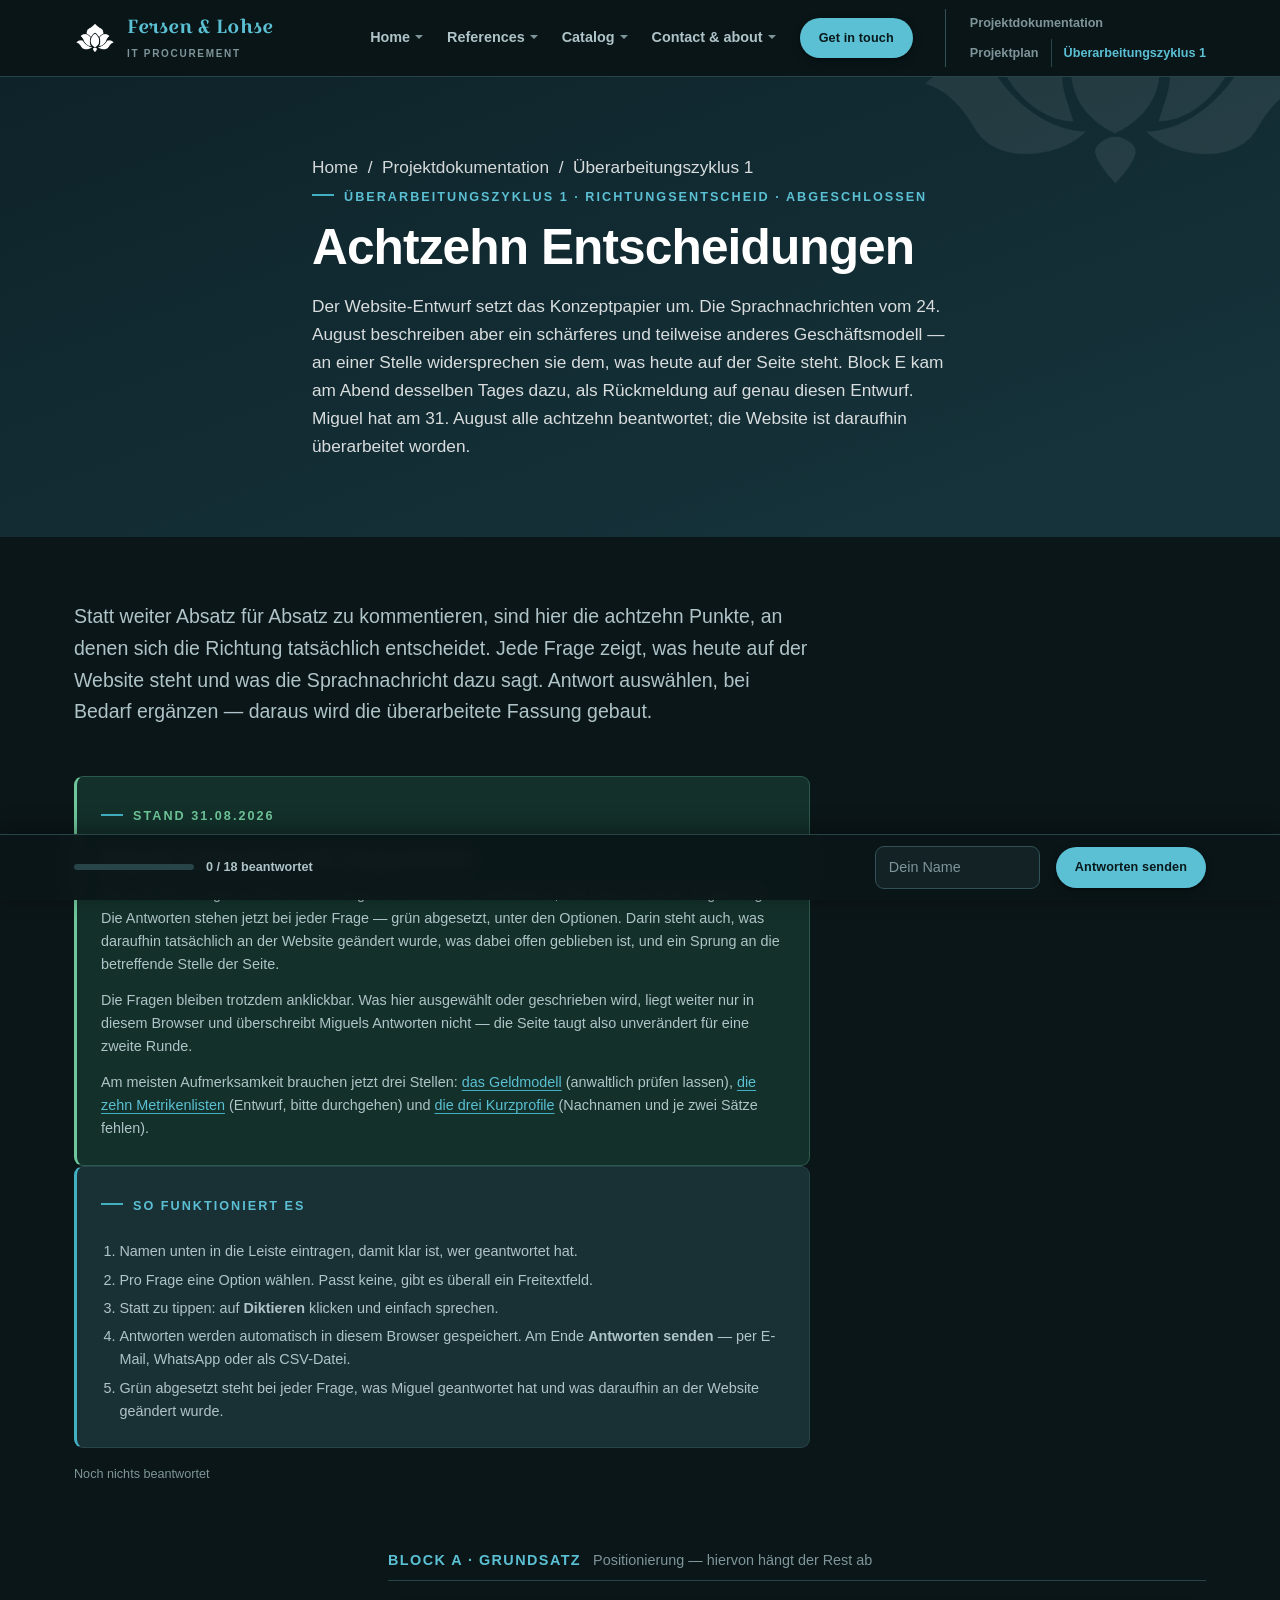
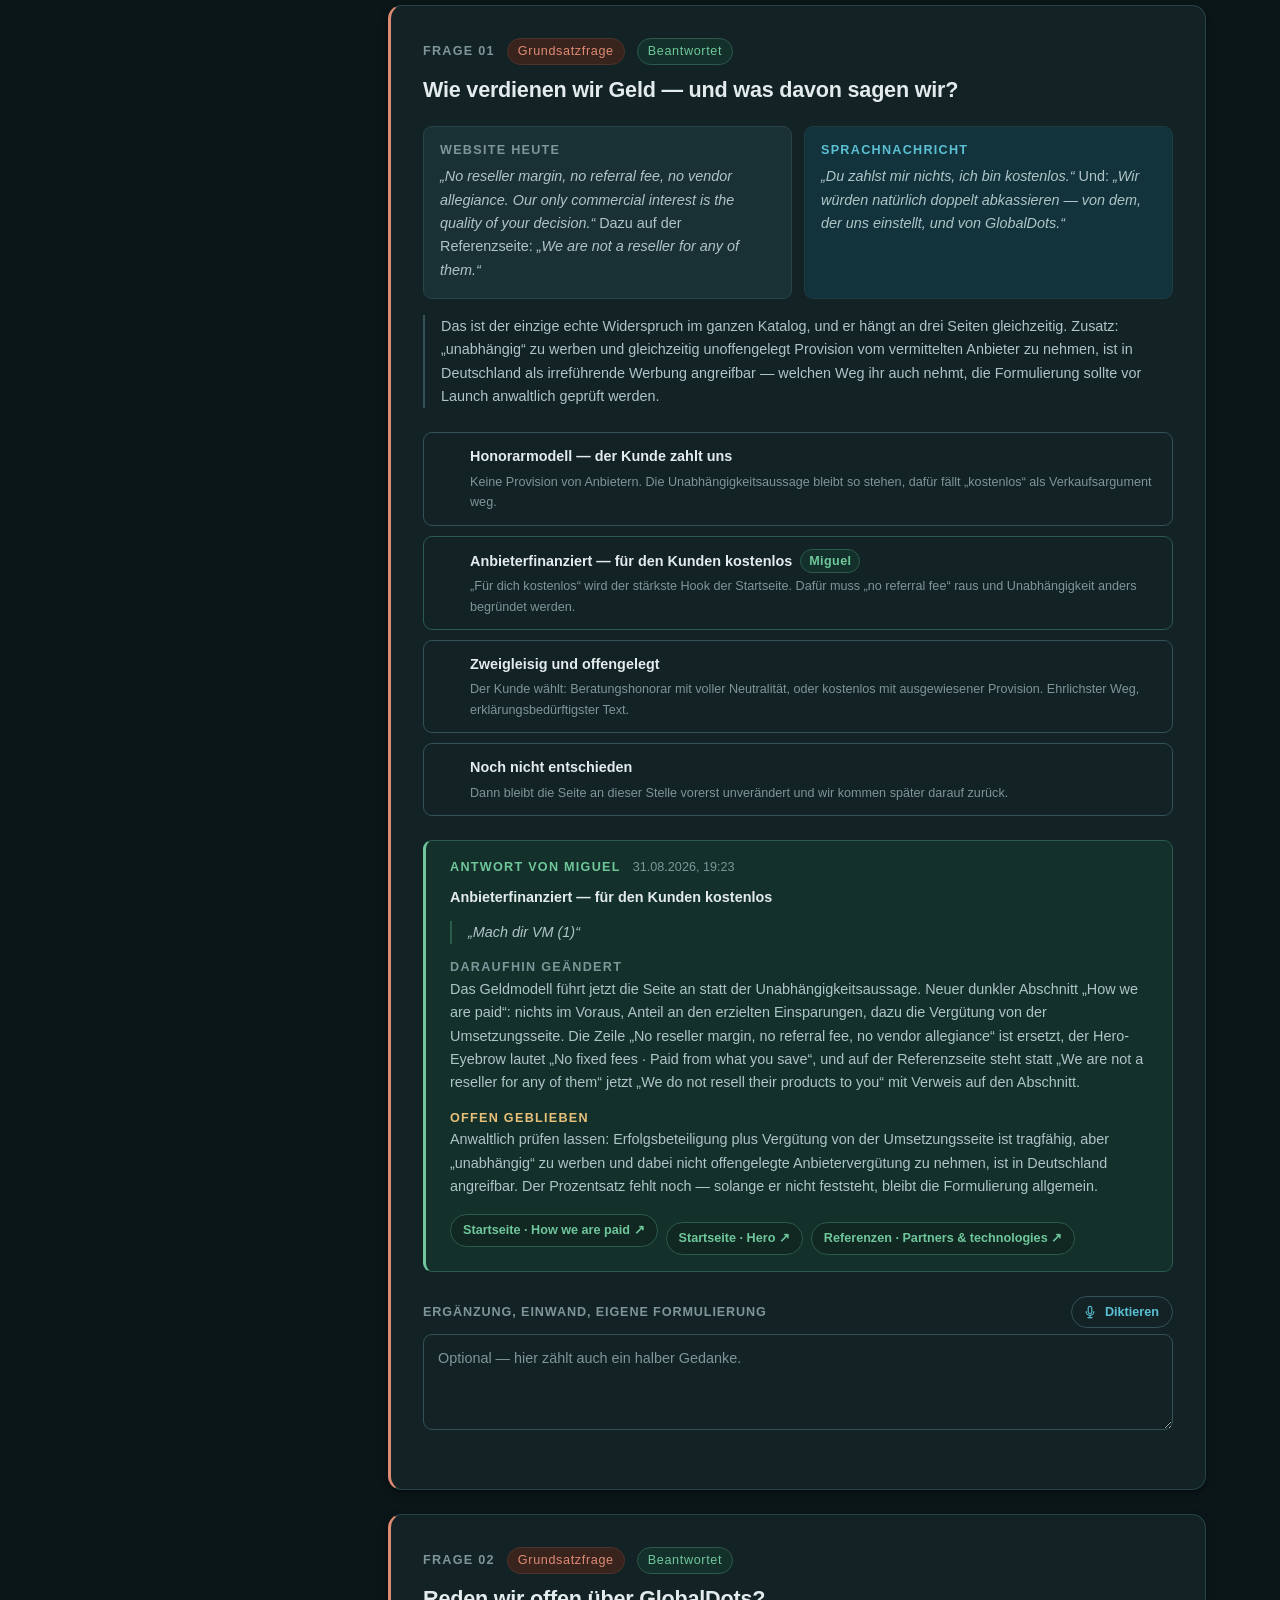
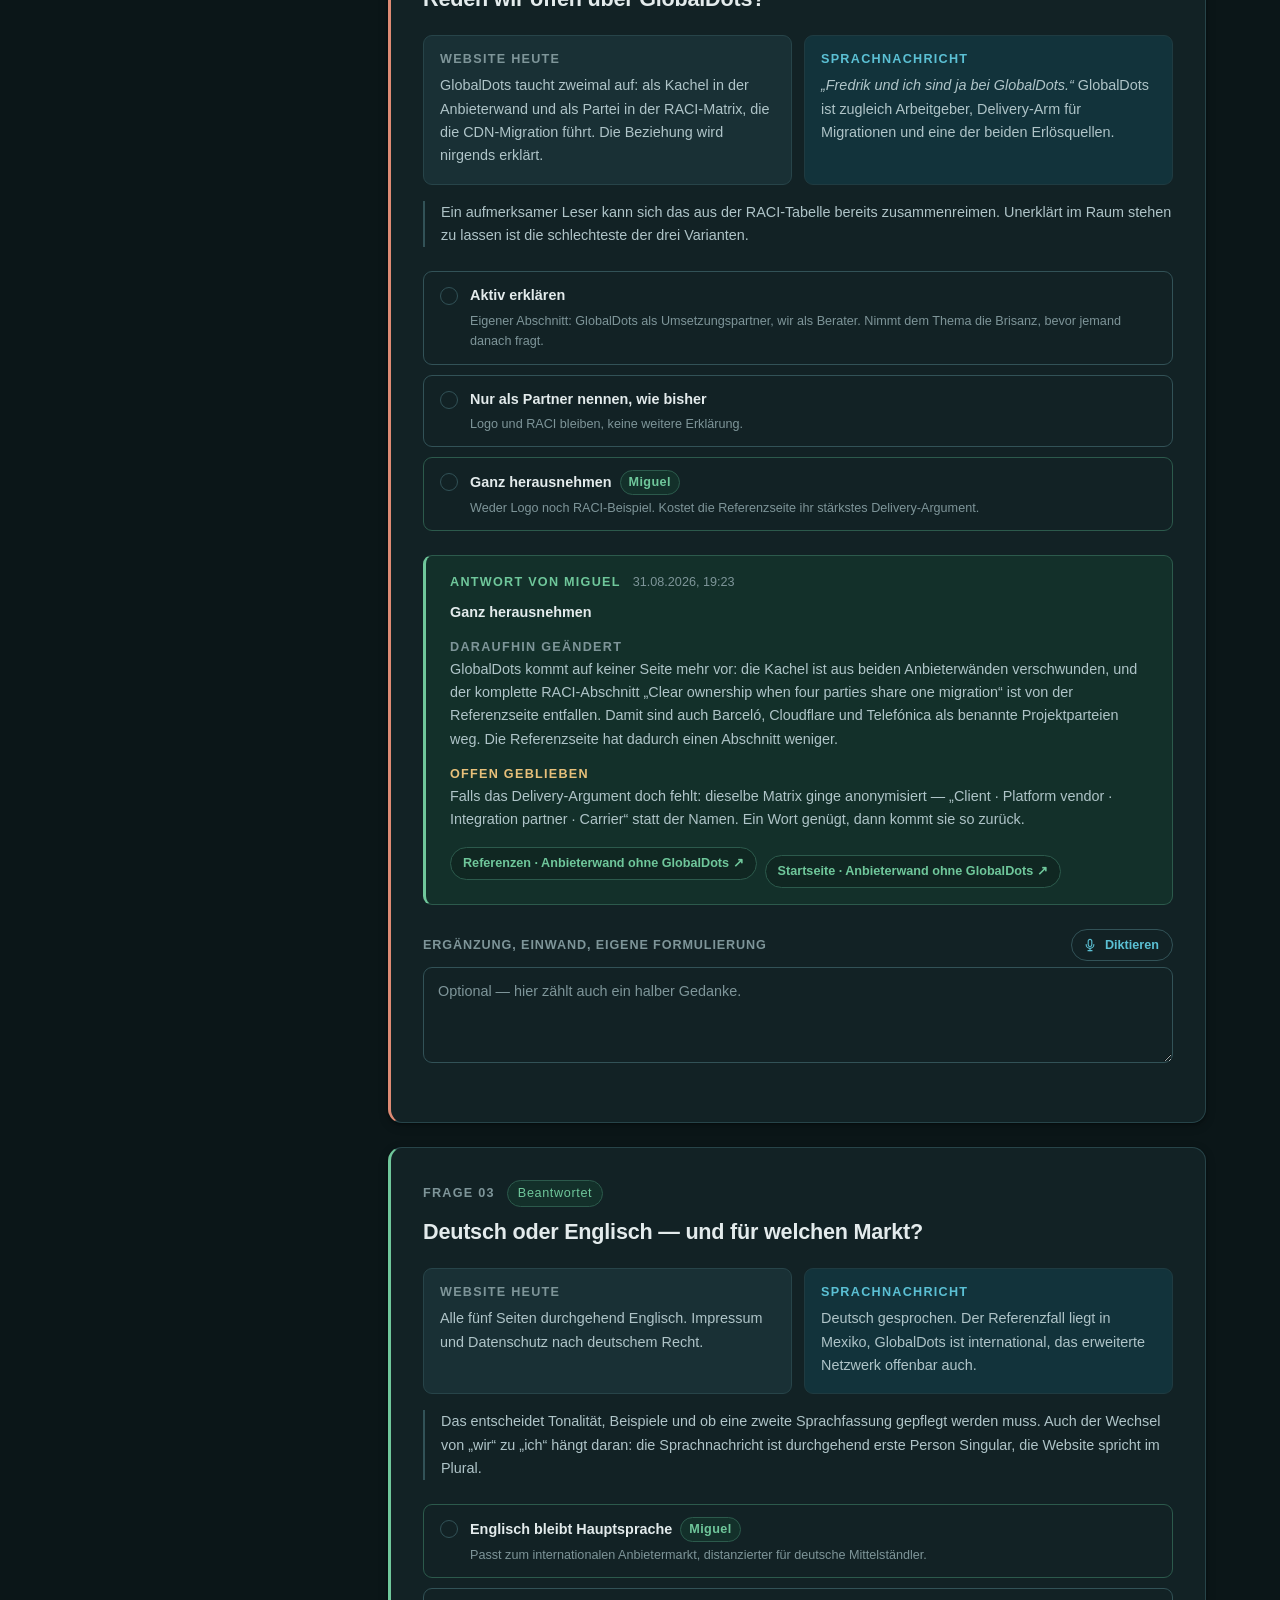
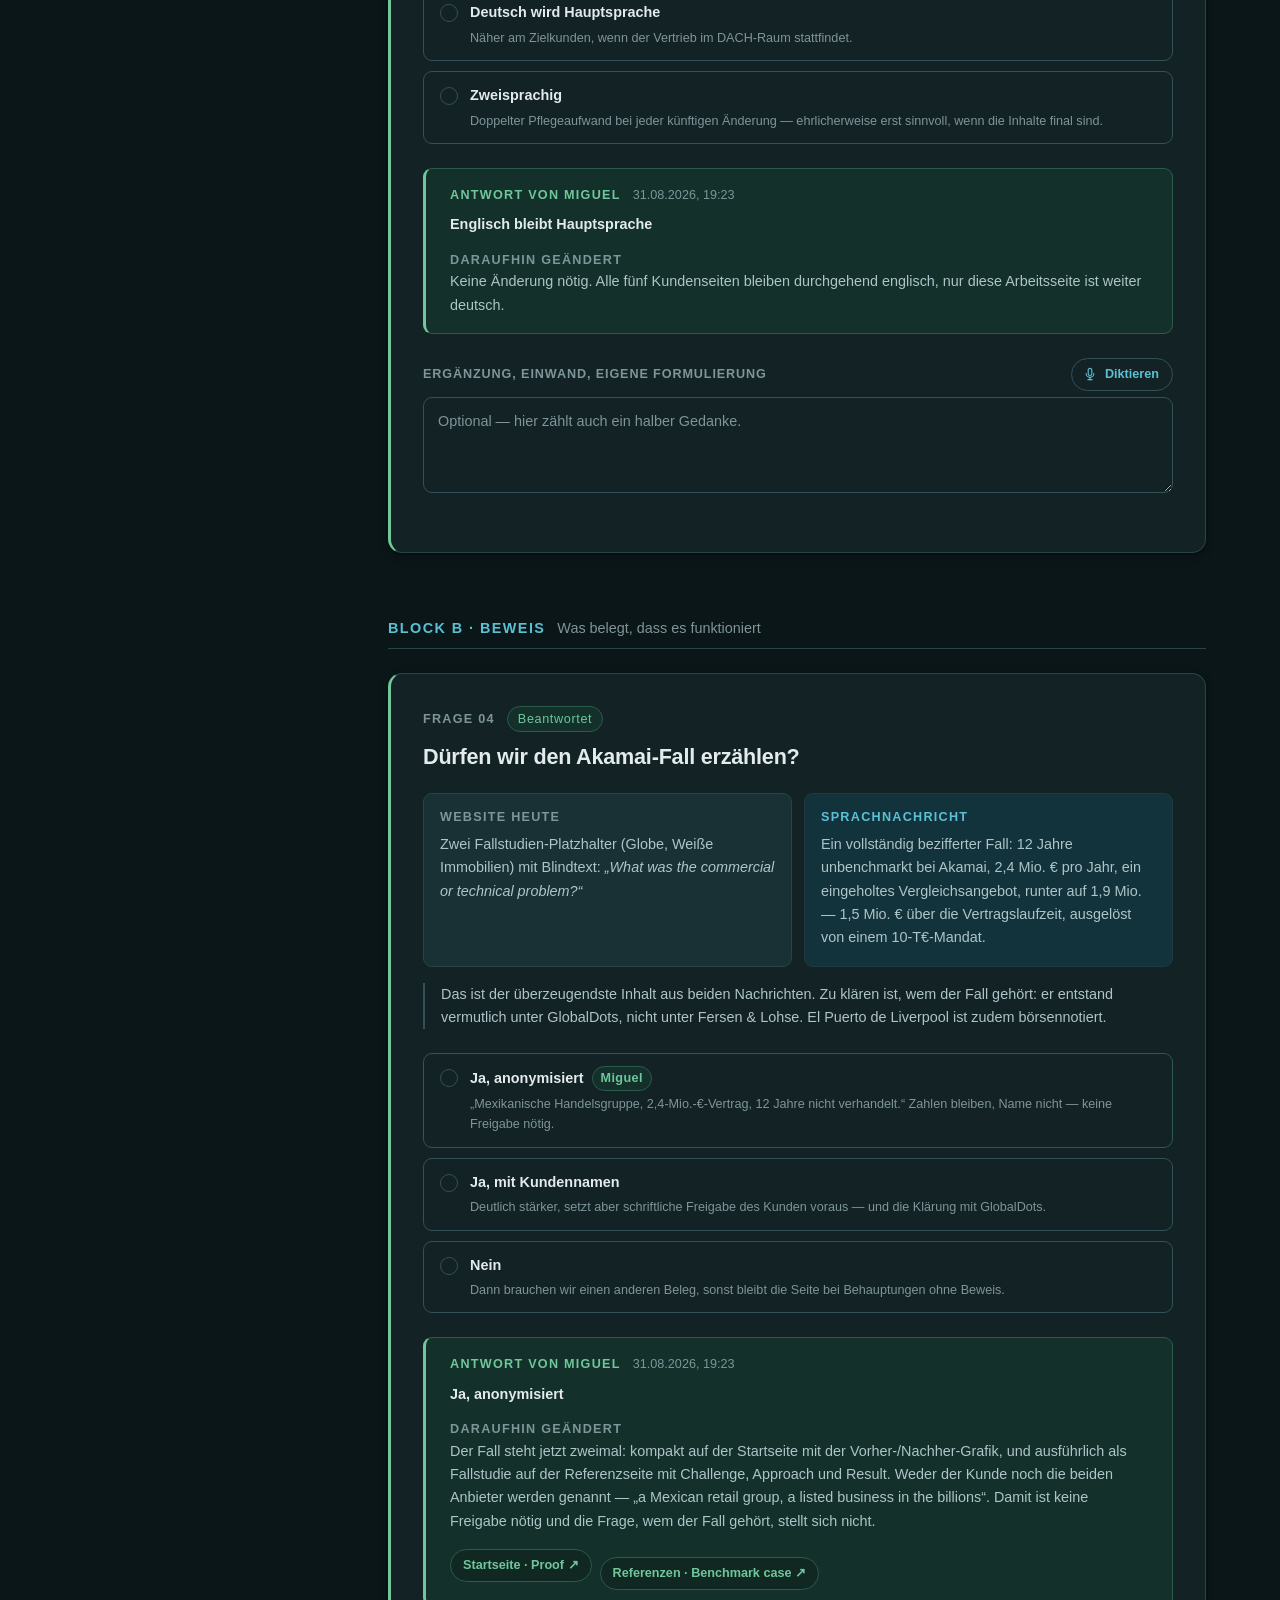
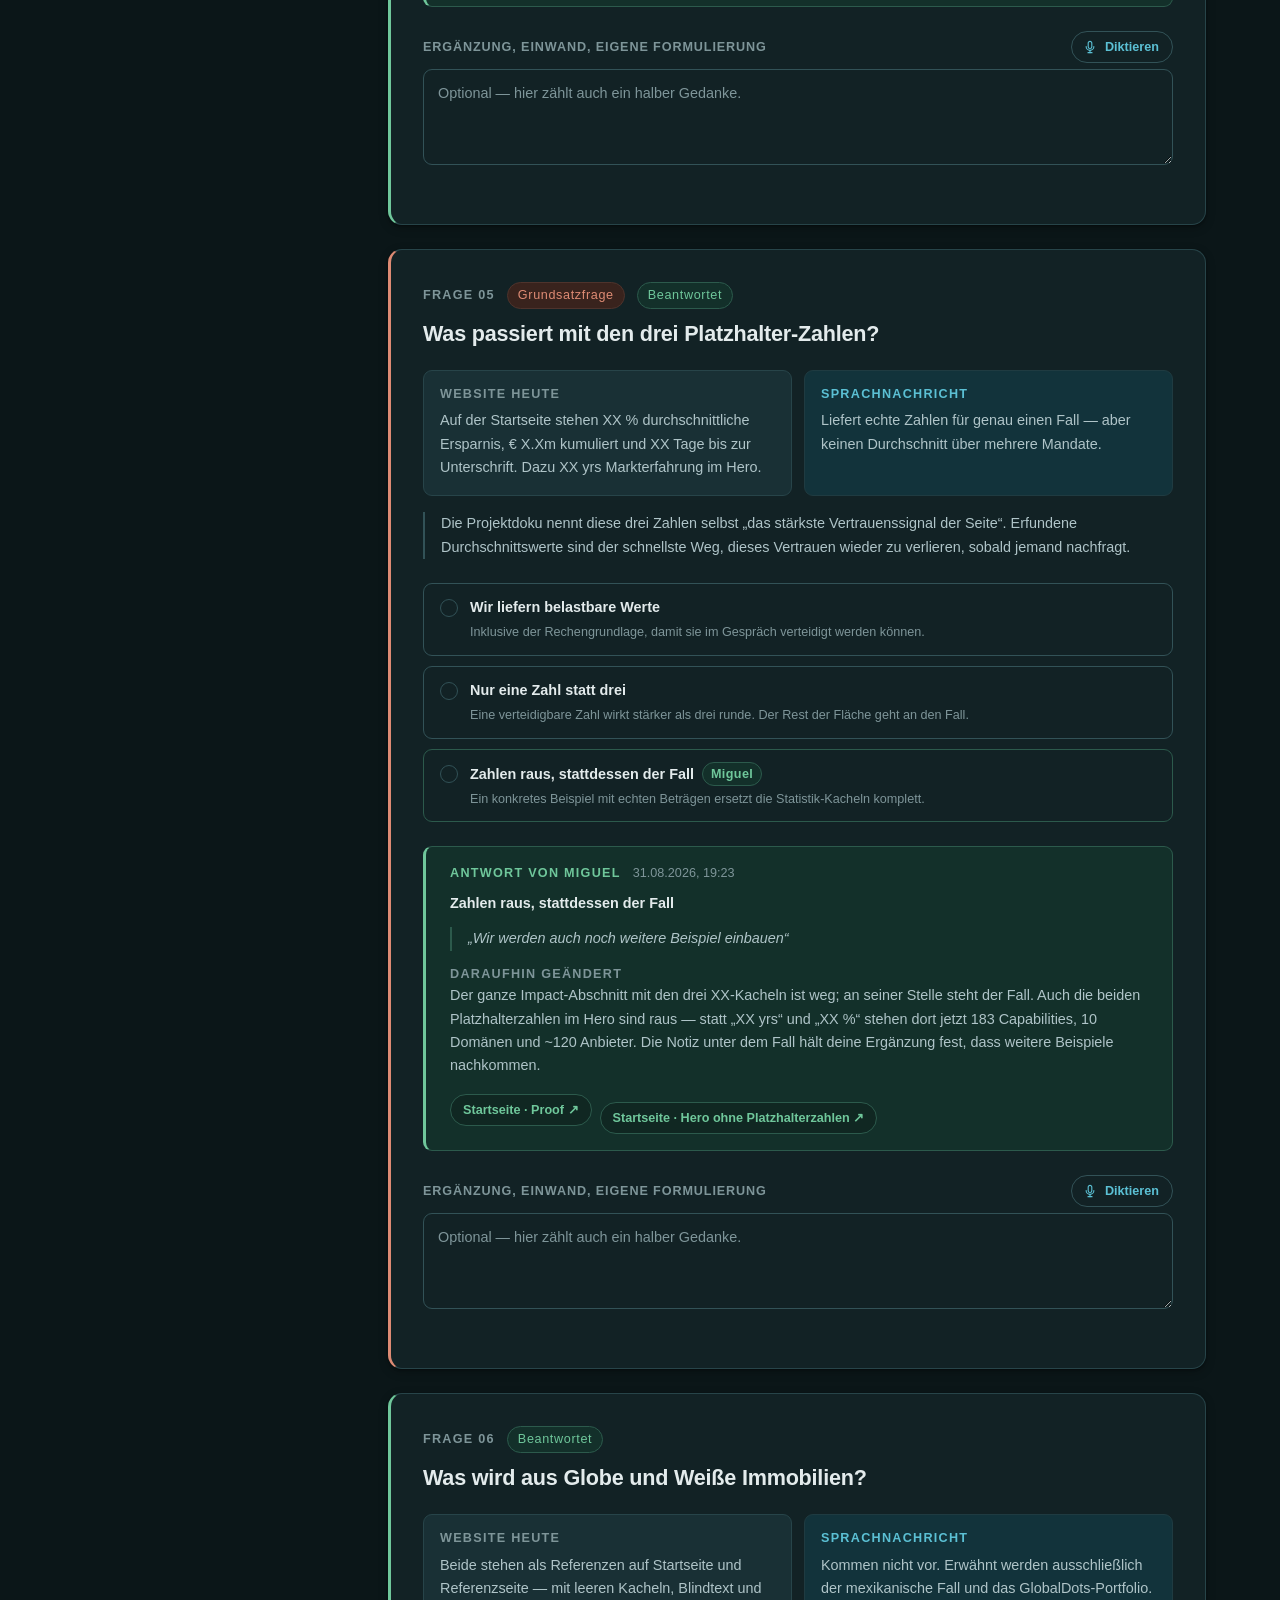
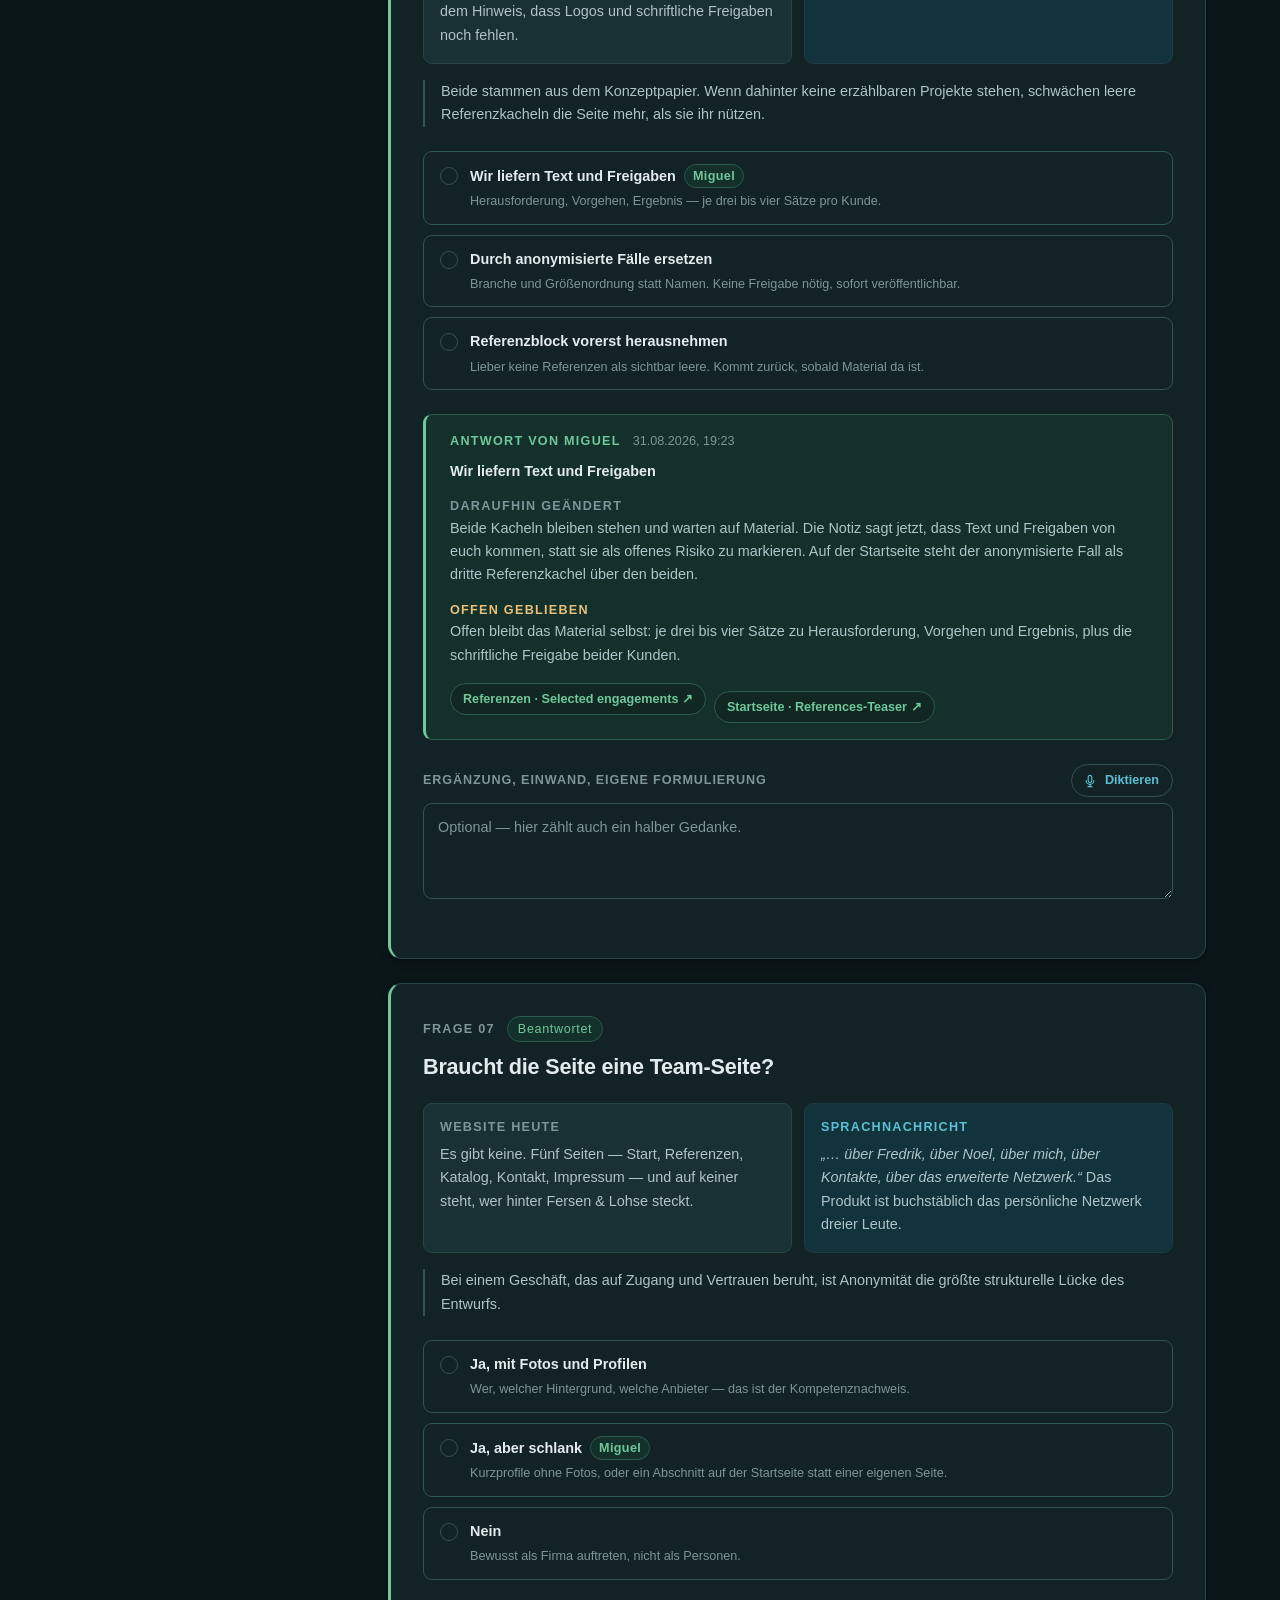
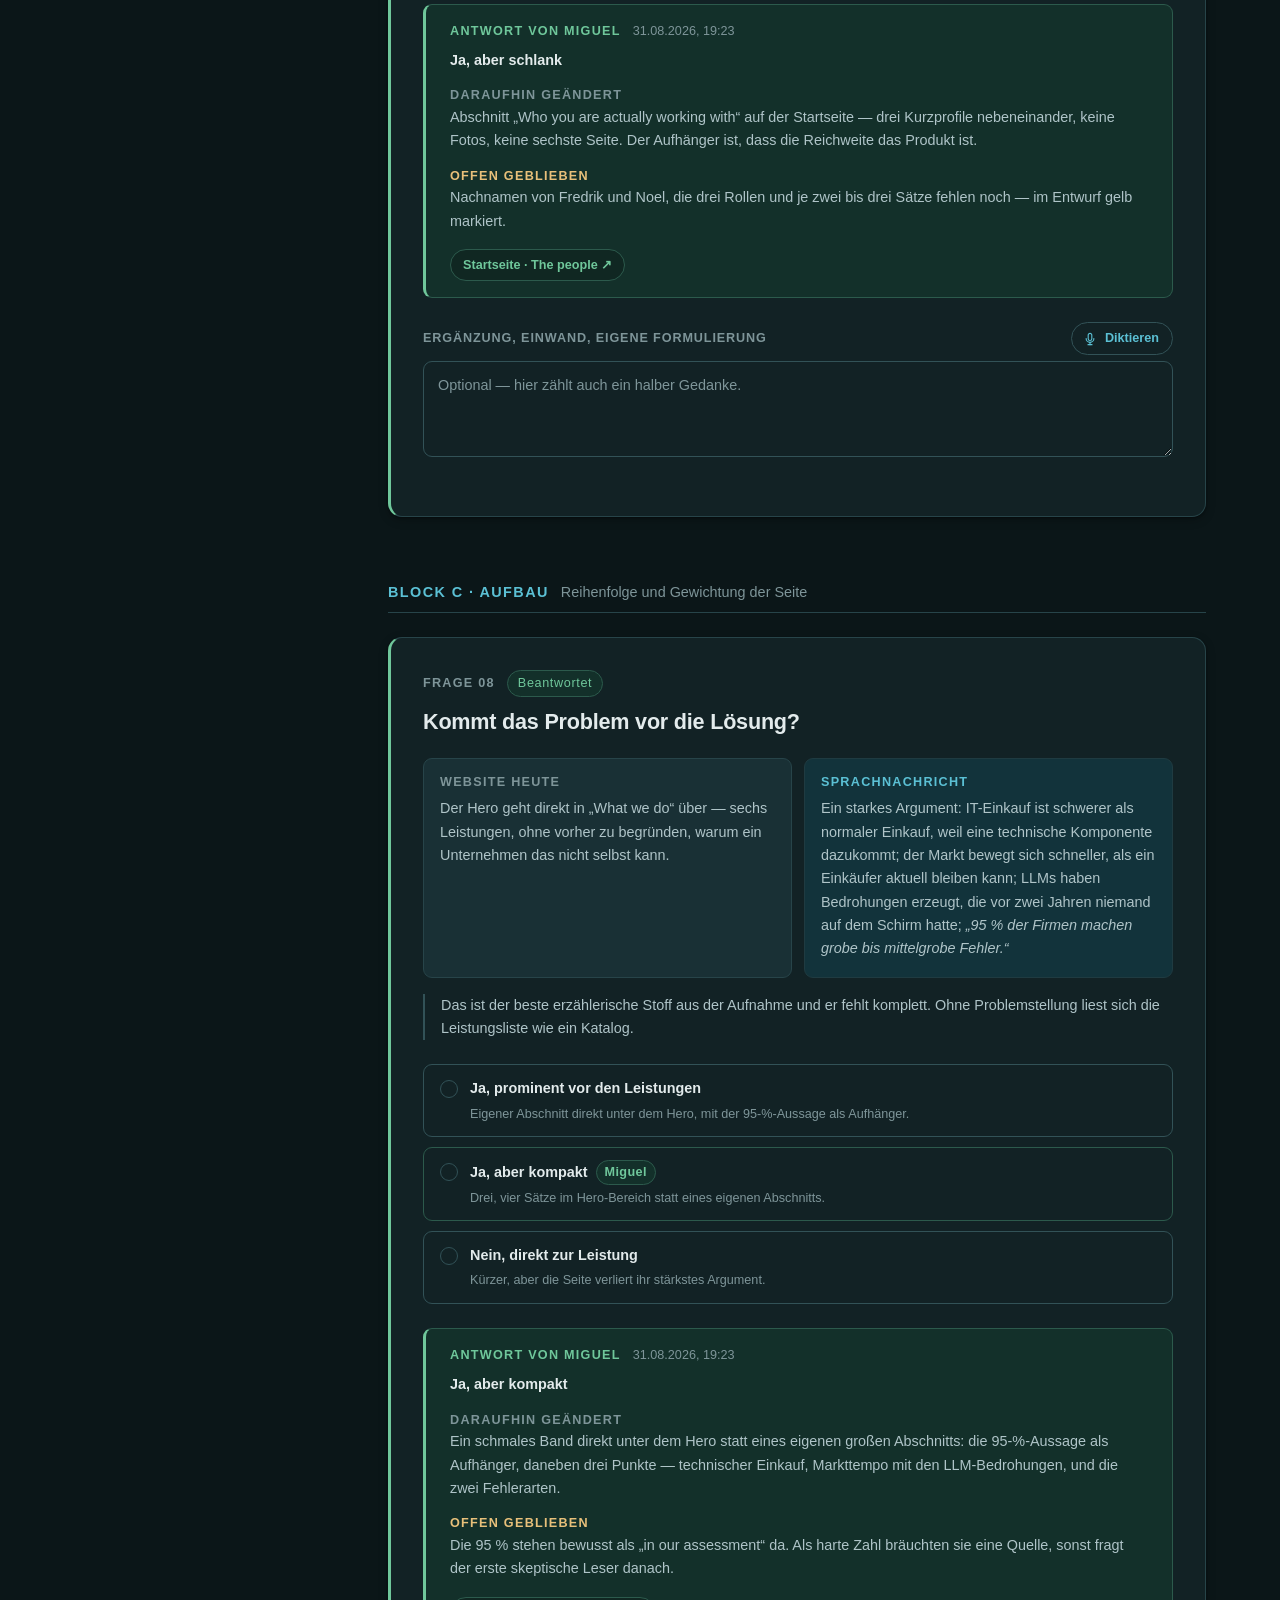
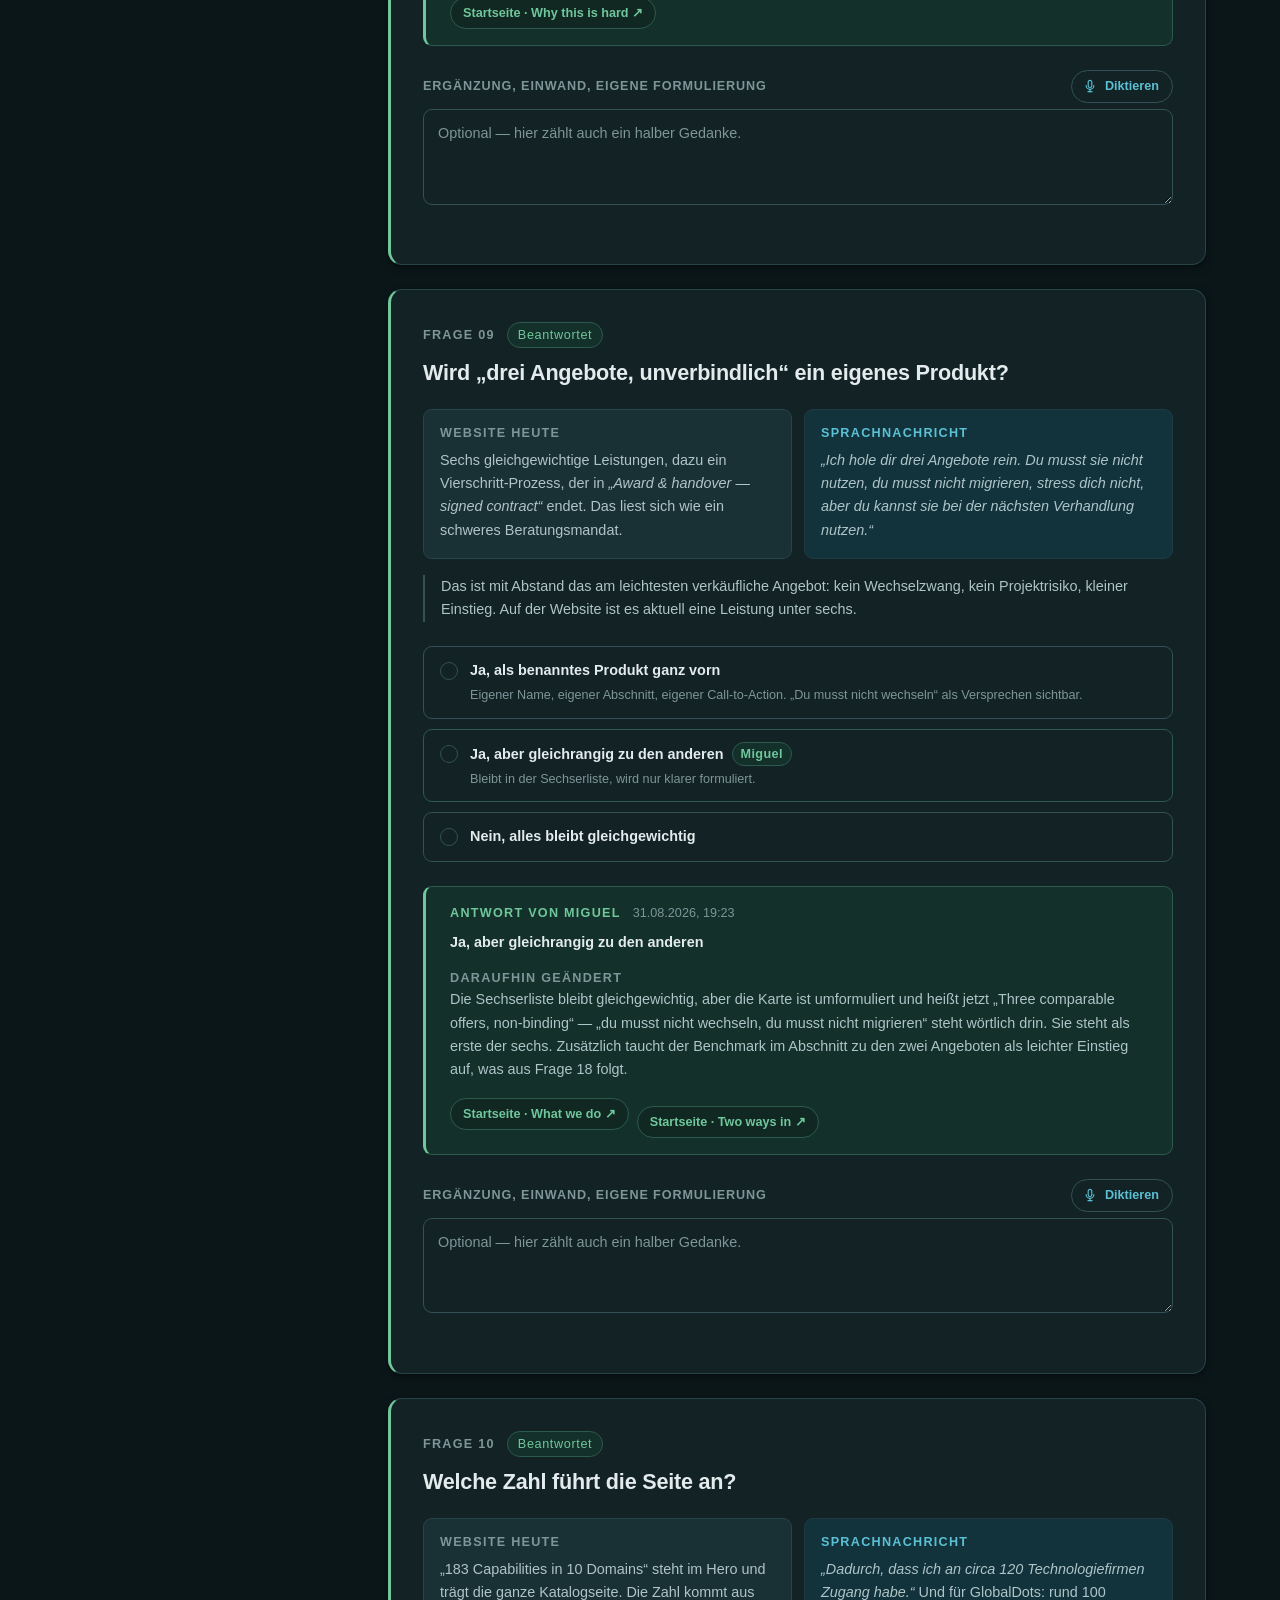
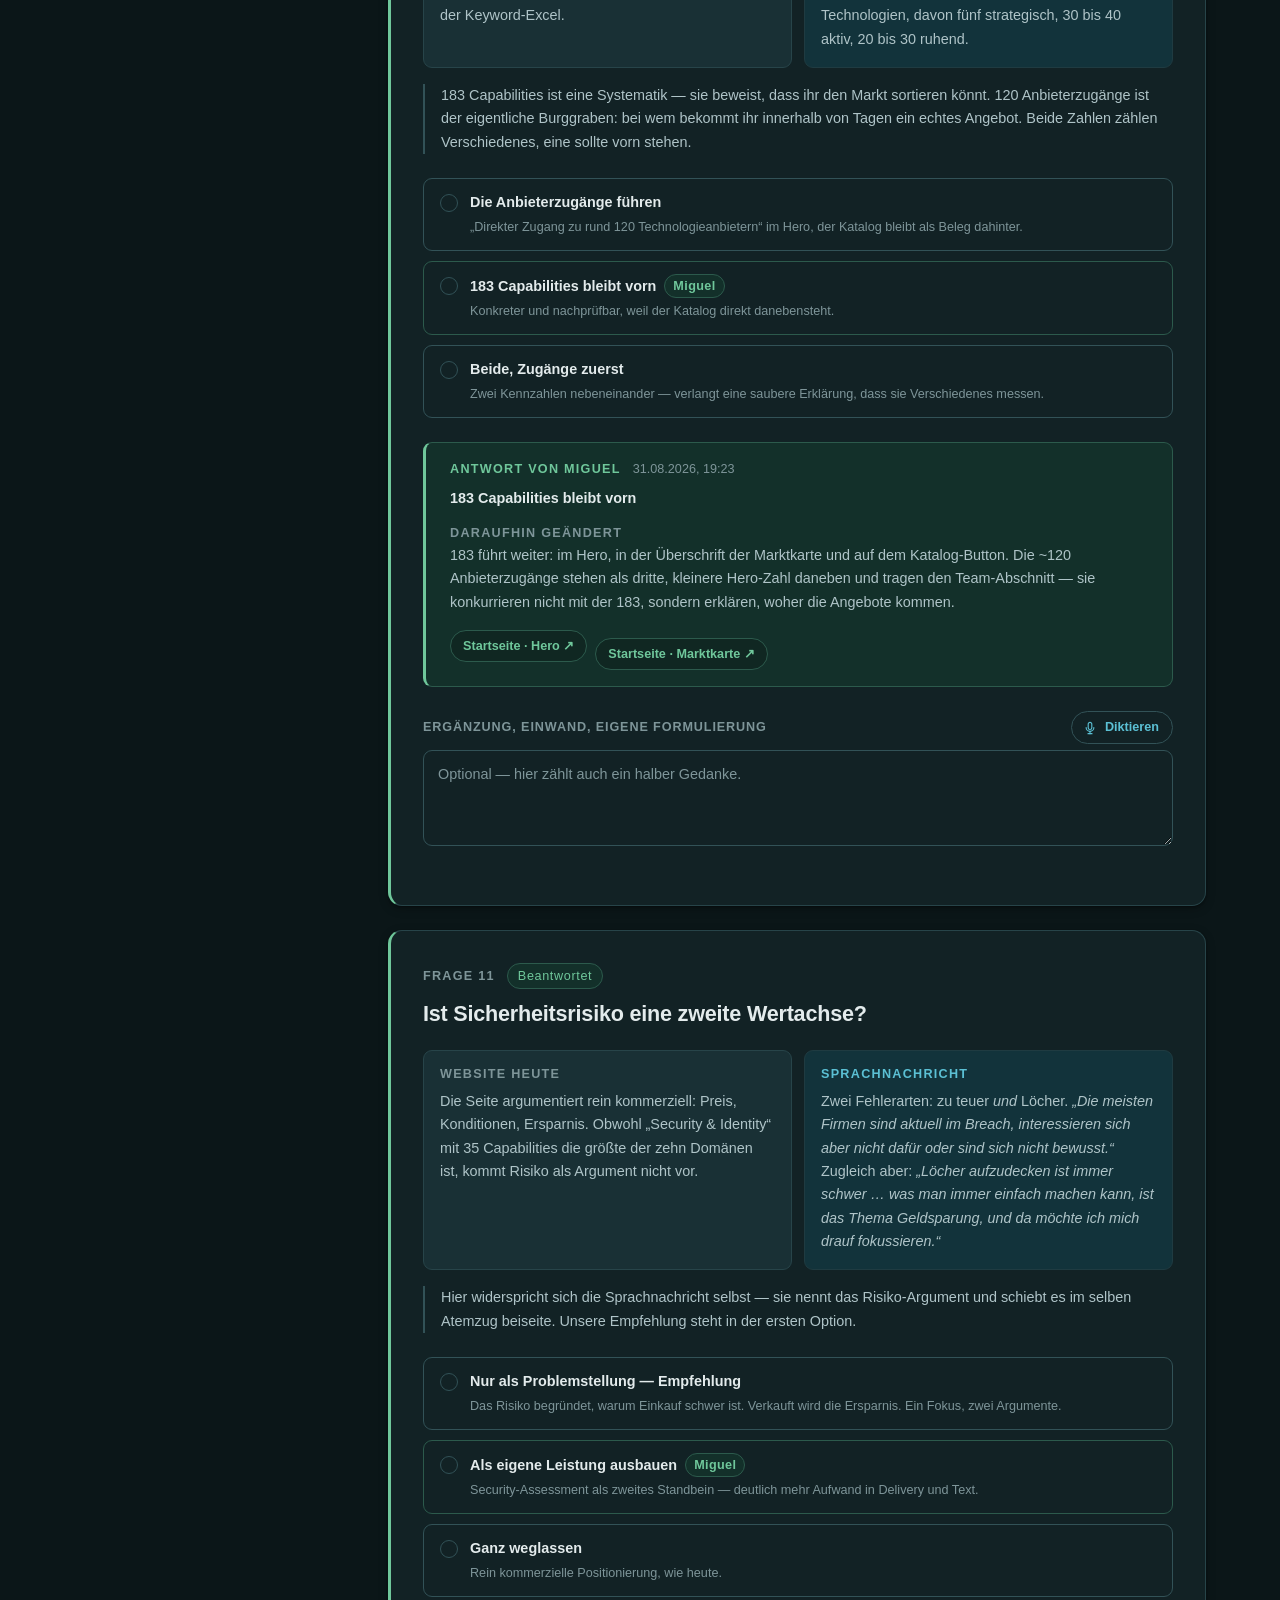
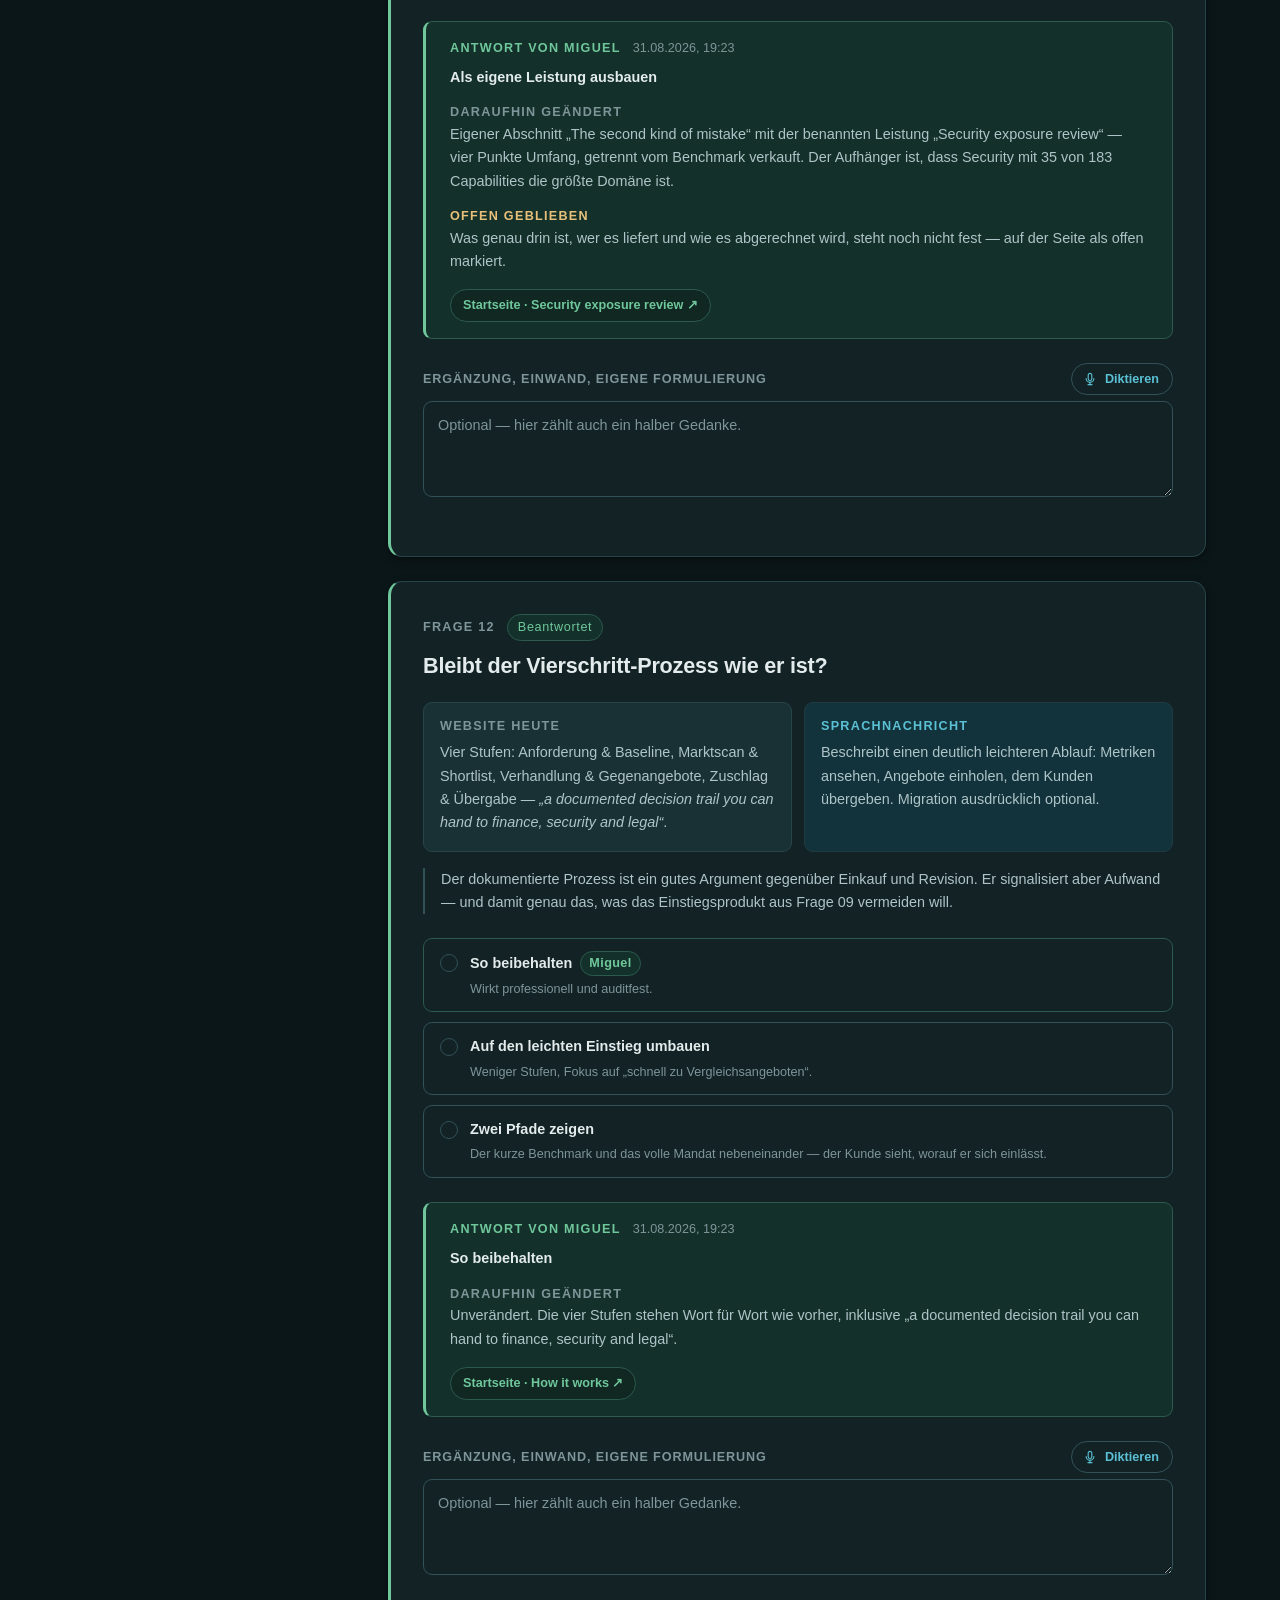
<file: decisions.html>
<!DOCTYPE html>
<html lang="de">
<head>
<meta charset="utf-8">
<meta name="viewport" content="width=device-width, initial-scale=1">
<title>Überarbeitungszyklus 1 — Fersen &amp; Lohse</title>
<meta name="description" content="Entscheidungskatalog zum Website-Entwurf: achtzehn Fragen, Miguels Antworten vom 31.08.2026 und was daraufhin an der Seite geändert wurde.">
<meta name="robots" content="noindex, nofollow">
<link rel="icon" href="assets/img/logo-mark.png">
<link rel="stylesheet" href="assets/css/site.css?v=20260908h">
<link rel="stylesheet" href="assets/css/workspace.css?v=20260908h">
<link rel="stylesheet" href="assets/css/decisions.css">
</head>
<body data-page="Überarbeitungszyklus 1" class="dec-page wl-has-bar">

<a class="btn btn--primary skip-link sr-only" href="#main">Zum Inhalt springen</a>

<!-- ============================================================ HEADER -->
<header class="site-header">
  <div class="container site-header__inner">
    <a class="brand" href="index.html">
      <img src="assets/img/logo-mark-white.png" alt="">
      <span>
        <span class="brand__name">Fersen &amp; Lohse</span>
        <span class="brand__tag">IT Procurement</span>
      </span>
    </a>
    <button class="nav-toggle" type="button" aria-expanded="false" aria-controls="primary-nav">
      <span></span><span class="sr-only">Menu</span>
    </button>
    <nav class="nav" id="primary-nav" aria-label="Primary">
      <span class="nav__item">
        <a href="index.html">Home</a>
        <span class="nav__sub">
          <!-- The hero is a section of the page like the nine under it, and the
               sub-menu that leaves it out is a map with the top of the page
               missing. Named for what it holds - the picture index - and not
               for the headline, which would read as a second "Home". -->
          <a href="index.html#home-overview">Overview</a>
          <a href="index.html#rev-home-problem">The challenge</a>
          <a href="index.html#rev-home-usecases">Your benefits</a>
          <a href="index.html#rev-home-services">What we do</a>
          <a href="index.html#rev-home-offers">Our engagements</a>
          <a href="index.html#rev-home-security">Security exposure</a>
          <a href="index.html#rev-home-model">Our pricing model</a>
          <a href="index.html#rev-home-process">How it works</a>
          <a href="index.html#rev-home-coverage">Our coverage</a>
          <a href="index.html#rev-home-why">Why us</a>
        </span>
      </span>
      <span class="nav__item">
        <a href="references.html">References</a>
        <span class="nav__sub">
          <a href="references.html#rev-references-case">The benchmark case</a>
          <a href="references.html#rev-references-cases">Client projects</a>
          <a href="references.html#rev-references-partners">Partners &amp; technologies</a>
          <a href="references.html#rev-references-testimonial">Client testimonial</a>
        </span>
      </span>
      <span class="nav__item">
        <a href="catalog.html">Catalog</a>
        <span class="nav__sub">
          <a href="catalog.html#web-performance-delivery">Web Performance &amp; Delivery</a>
          <a href="catalog.html#cloud-platform-operations">Cloud &amp; Platform Operations</a>
          <a href="catalog.html#network-sase">Network &amp; SASE</a>
          <a href="catalog.html#security-identity">Security &amp; Identity</a>
          <a href="catalog.html#application-code-security">Application &amp; Code Security</a>
          <a href="catalog.html#finops-risk-governance">FinOps, Risk &amp; Governance</a>
          <a href="catalog.html#cloud-hosting-infrastructure">Cloud Hosting &amp; Infrastructure</a>
          <a href="catalog.html#enterprise-saas-platforms">Enterprise &amp; SaaS Platforms</a>
          <a href="catalog.html#developer-edge-platform">Developer &amp; Edge Platform</a>
          <a href="catalog.html#video-streaming-analytics">Video &amp; Streaming Analytics</a>
        </span>
      </span>
      <span class="nav__item">
        <a href="contact.html">Contact &amp; about</a>
        <span class="nav__sub">
          <a href="contact.html#rev-contact-form">The intake form</a>
          <a href="contact.html#rev-contact-metrics">Metrics we need</a>
          <a href="contact.html#rev-contact-channels">Talk to us directly</a>
          <a href="contact.html#about">About us</a>
        </span>
      </span>
      <a class="btn btn--primary btn--sm" href="contact.html">Get in touch</a>
      <span class="nav__doc">
        <a class="nav__doc-main" href="project.html">Projektdokumentation</a>
        <span class="nav__doc-sub">
          <a href="plan.html">Projektplan</a>
          <a href="decisions.html" aria-current="page">Überarbeitungszyklus 1</a>
        </span>
      </span>
    </nav>
  </div>
</header>

<main id="main">

  <!-- ======================================================== PAGEHEAD -->
  <section class="pagehead">
    <div class="container pagehead__inner">
      <p class="breadcrumb"><a href="index.html">Home</a> &nbsp;/&nbsp; <a href="project.html">Projektdokumentation</a> &nbsp;/&nbsp; Überarbeitungszyklus 1</p>
      <span class="eyebrow">Überarbeitungszyklus 1 · Richtungsentscheid · abgeschlossen</span>
      <h1>Achtzehn Entscheidungen</h1>
      <p>
        Der Website-Entwurf setzt das Konzeptpapier um. Die Sprachnachrichten vom 24. August
        beschreiben aber ein schärferes und teilweise anderes Geschäftsmodell — an einer Stelle
        widersprechen sie dem, was heute auf der Seite steht. Block E kam am Abend desselben
        Tages dazu, als Rückmeldung auf genau diesen Entwurf. Miguel hat am 31. August alle
        achtzehn beantwortet; die Website ist daraufhin überarbeitet worden.
      </p>
    </div>
  </section>

  <!-- =========================================================== INTRO -->
  <section class="section section--tight">
    <div class="container">
      <div class="section__head">
        <p class="lead">
          Statt weiter Absatz für Absatz zu kommentieren, sind hier die achtzehn Punkte, an denen
          sich die Richtung tatsächlich entscheidet. Jede Frage zeigt, was heute auf der Website
          steht und was die Sprachnachricht dazu sagt. Antwort auswählen, bei Bedarf ergänzen —
          daraus wird die überarbeitete Fassung gebaut.
        </p>
      </div>

      <div class="dec-banner">
        <span class="eyebrow">Stand 31.08.2026</span>
        <h2>Miguels Antworten sind eingearbeitet</h2>
        <p>
          Alle achtzehn Fragen wurden am 31. August um 19:23 Uhr beantwortet, drei davon mit
          einer Ergänzung. Die Antworten stehen jetzt bei jeder Frage — grün abgesetzt, unter
          den Optionen. Darin steht auch, was daraufhin tatsächlich an der Website geändert
          wurde, was dabei offen geblieben ist, und ein Sprung an die betreffende Stelle der
          Seite.
        </p>
        <p>
          Die Fragen bleiben trotzdem anklickbar. Was hier ausgewählt oder geschrieben wird,
          liegt weiter nur in diesem Browser und überschreibt Miguels Antworten nicht — die
          Seite taugt also unverändert für eine zweite Runde.
        </p>
        <p>
          Am meisten Aufmerksamkeit brauchen jetzt drei Stellen:
          <a href="index.html#rev-home-model">das Geldmodell</a> (anwaltlich prüfen lassen),
          <a href="contact.html#rev-contact-form">die zehn Metrikenlisten</a> (Entwurf, bitte
          durchgehen) und <a href="index.html#rev-home-team">die drei Kurzprofile</a>
          (Nachnamen und je zwei Sätze fehlen).
        </p>
      </div>

      <div class="dec-howto">
        <span class="eyebrow">So funktioniert es</span>
        <ol>
          <li>Namen unten in die Leiste eintragen, damit klar ist, wer geantwortet hat.</li>
          <li>Pro Frage eine Option wählen. Passt keine, gibt es überall ein Freitextfeld.</li>
          <li>Statt zu tippen: auf <strong>Diktieren</strong> klicken und einfach sprechen.</li>
          <li>Antworten werden automatisch in diesem Browser gespeichert. Am Ende
              <strong>Antworten senden</strong> — per E-Mail, WhatsApp oder als CSV-Datei.</li>
          <li>Grün abgesetzt steht bei jeder Frage, was Miguel geantwortet hat und was
              daraufhin an der Website geändert wurde.</li>
        </ol>
        <p id="dec-mic-hint" hidden></p>
      </div>

      <p class="wl-status" id="dec-meta" style="margin-top:var(--s4)"></p>
    </div>
  </section>

  <!-- ======================================================= QUESTIONS -->
  <section class="section section--tight" style="padding-top:0">
    <div class="container dec-layout">
      <nav class="dec-rail" id="dec-rail" aria-label="Übersicht der Fragen"></nav>
      <div id="dec-main"></div>
    </div>
  </section>

</main>

<!-- ============================================================ FOOTER -->
<footer class="site-footer">
  <div class="container">
    <div class="site-footer__grid">
      <div>
        <a class="brand" href="index.html" style="margin-bottom:var(--s4)">
          <img src="assets/img/logo-mark.png" alt="">
          <span>
            <span class="brand__name">Fersen &amp; Lohse</span>
            <span class="brand__tag">IT Procurement</span>
          </span>
        </a>
        <p style="max-width:30ch">
          Entscheidungskatalog zum Website-Entwurf · Grundlage: das Konzeptpapier, die fünf
          Seiten des Entwurfs und die Sprachnachrichten vom 24. August 2026. Beantwortet von
          Miguel am 31. August 2026, eingearbeitet in Fassung v2.
        </p>
      </div>

      <div>
        <h4>Company</h4>
        <ul>
          <li><a href="index.html">Home</a></li>
          <li><a href="references.html">References</a></li>
          <li><a href="catalog.html">Capability catalog</a></li>
          <li><a href="contact.html">Contact</a></li>
          <li><a href="contact.html#about">About us</a></li>
          <li><a href="project.html">Projektdokumentation</a></li>
        </ul>
      </div>

      <div>
        <h4>Blöcke</h4>
        <ul>
          <li><a href="#q-a1">A · Grundsatz</a></li>
          <li><a href="#q-b1">B · Beweis</a></li>
          <li><a href="#q-c1">C · Aufbau</a></li>
          <li><a href="#q-d1">D · Darstellung</a></li>
          <li><a href="#q-e1">E · Nachtrag</a></li>
        </ul>
      </div>

      <div>
        <h4>Contact</h4>
        <ul>
          <li><a href="#" data-contact="email">hello@fersen-lohse.de</a></li>
          <li><a href="#" data-contact="phone">+49 (0) 000 000 000</a></li>
          <li><a href="#" data-contact="whatsapp">WhatsApp</a></li>
          <li><a href="contact.html">Contact form</a></li>
        </ul>
      </div>
    </div>

    <div class="footer-bottom">
      <span>© <span data-year>2026</span> Fersen &amp; Lohse. All rights reserved.</span>
      <ul>
        <li><a href="legal.html#imprint">Imprint</a></li>
        <li><a href="legal.html#privacy">Privacy</a></li>
        <li><a href="legal.html#imprint">Legal notice</a></li>
      </ul>
    </div>
  </div>
</footer>

<!-- =========================================================== SAVEBAR -->
<div class="wl-bar">
  <div class="container wl-bar__inner">
    <div class="wl-progress">
      <div class="wl-progress__track"><div class="wl-progress__fill" id="dec-progress-fill"></div></div>
      <span class="wl-progress__text" id="dec-progress-text">0 / 18 beantwortet</span>
    </div>
    <span class="wl-bar__spacer"></span>
    <span class="wl-status" id="dec-status"></span>
    <input type="text" id="dec-who" placeholder="Dein Name" aria-label="Wer antwortet?" autocomplete="name">
    <button class="btn btn--primary btn--sm" type="button" data-dec-action="open-sheet">Antworten senden</button>
  </div>
</div>

<!-- ======================================================== SEND SHEET -->
<div class="wl-sheet" id="dec-sheet" role="dialog" aria-modal="true" aria-labelledby="dec-sheet-title" hidden>
  <div class="wl-sheet__panel">
    <div class="wl-sheet__head">
      <div>
        <h2 id="dec-sheet-title">Antworten aus dem Browser holen</h2>
        <p id="dec-sheet-summary"></p>
      </div>
      <button class="wl-sheet__close" type="button" data-dec-action="close-sheet" aria-label="Schließen">×</button>
    </div>

    <button class="wl-route" type="button" data-dec-action="mail">
      <span class="wl-route__icon" aria-hidden="true">
        <svg viewBox="0 0 24 24"><path d="M3 6.5h18v11H3z"/><path d="m3 7 9 6 9-6"/></svg>
      </span>
      <span>
        <strong>Per E-Mail senden</strong>
        <span>Lädt die CSV-Datei herunter und öffnet die fertig ausgefüllte E-Mail. Die Datei bitte noch anhängen.</span>
      </span>
    </button>

    <button class="wl-route" type="button" data-dec-action="whatsapp">
      <span class="wl-route__icon" aria-hidden="true">
        <svg viewBox="0 0 24 24"><path d="M20.5 11.8a8.5 8.5 0 0 1-12.6 7.4L3.5 20.5l1.4-4.3A8.5 8.5 0 1 1 20.5 11.8Z"/><path d="M8.9 8.4c.5-.1.8 0 1 .5l.6 1.3c.1.3 0 .5-.2.7l-.4.4c-.2.2-.2.4-.1.6a6 6 0 0 0 2.7 2.4c.3.1.5 0 .6-.1l.5-.6c.2-.2.4-.3.7-.2l1.3.6c.4.2.5.5.4.9-.2.9-1.1 1.5-2 1.4-2.7-.2-5.9-3.3-6.2-6-.1-.9.4-1.7 1.1-1.9Z"/></svg>
      </span>
      <span>
        <strong>Per WhatsApp senden</strong>
        <span>Öffnet WhatsApp mit allen Antworten als Nachrichtentext — Chat auswählen und abschicken. Dateien lassen sich so nicht anhängen.</span>
      </span>
    </button>

    <button class="wl-route" type="button" data-dec-action="csv">
      <span class="wl-route__icon" aria-hidden="true">
        <svg viewBox="0 0 24 24"><path d="M12 3.5v11"/><path d="m8 11 4 3.5 4-3.5"/><path d="M4.5 17.5v3h15v-3"/></svg>
      </span>
      <span>
        <strong>Nur die CSV-Datei herunterladen</strong>
        <span>Öffnet sauber in Excel und Numbers — zum Weiterschicken oder als Anhang im WhatsApp-Chat.</span>
      </span>
    </button>

    <button class="wl-route" type="button" data-dec-action="copy">
      <span class="wl-route__icon" aria-hidden="true">
        <svg viewBox="0 0 24 24"><path d="M9 9h11v11H9z"/><path d="M15 9V4H4v11h5"/></svg>
      </span>
      <span>
        <strong>Text kopieren</strong>
        <span>Alle Antworten in der Zwischenablage — für Slack, Notizen oder eine E-Mail von Hand.</span>
      </span>
    </button>

    <button class="wl-route" type="button" data-dec-action="print">
      <span class="wl-route__icon" aria-hidden="true">
        <svg viewBox="0 0 24 24"><path d="M7 9V4h10v5"/><path d="M5 9h14v7H5z"/><path d="M7 14h10v6H7z"/></svg>
      </span>
      <span>
        <strong>Als PDF drucken</strong>
        <span>Der ganze Katalog mit den gewählten Antworten, im Druckdialog als PDF sichern.</span>
      </span>
    </button>

    <div class="wl-sheet__foot">
      <span>Die Antworten liegen nur in diesem Browser — bis hier etwas ausgewählt wird, verlässt nichts das Gerät.</span>
      <button class="wl-linkbtn" type="button" data-dec-action="reset">Alle Antworten löschen</button>
    </div>
  </div>
</div>

<script src="assets/js/site.js?v=20260908h"></script>
<script src="assets/js/handoff.js"></script>
<script src="assets/js/dictation.js?v=20260907"></script>
<script src="assets/js/decisions-data.js"></script>
<script src="assets/js/decisions.js"></script>
</body>
</html>
</file>
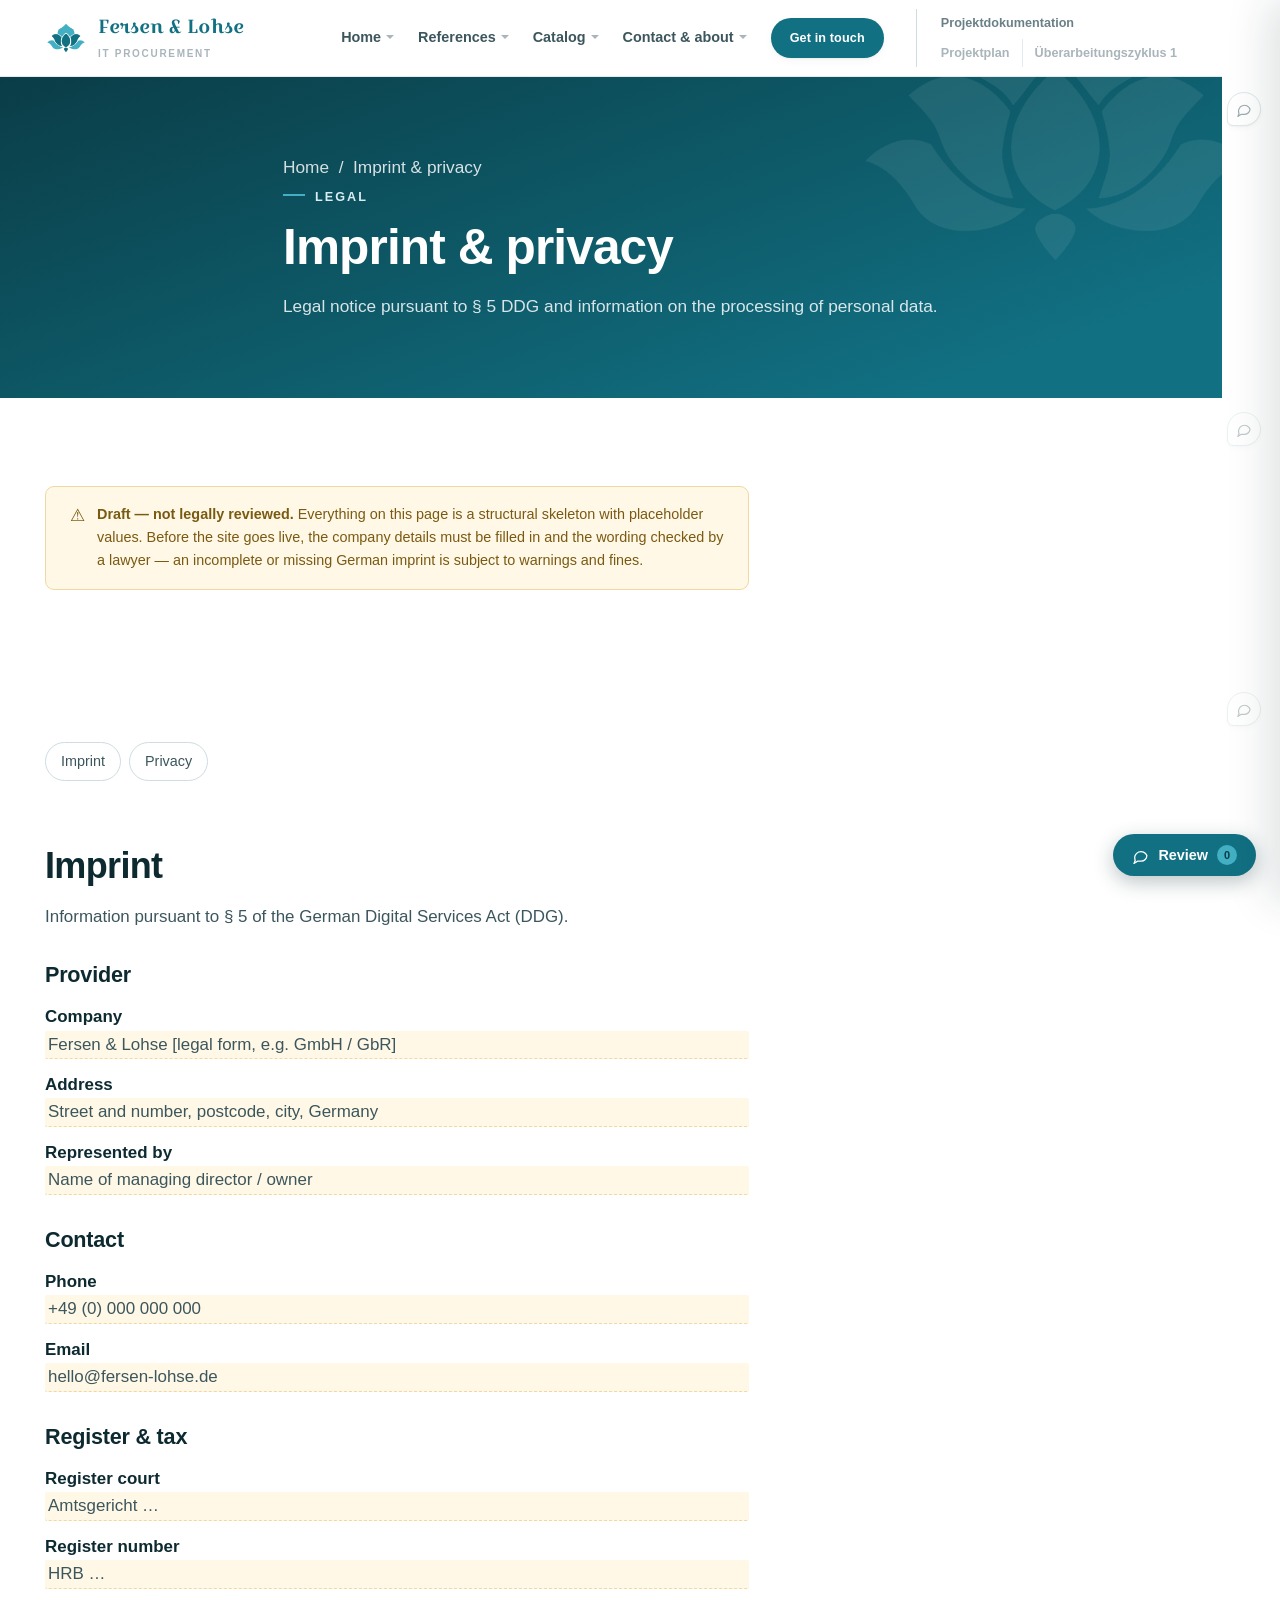
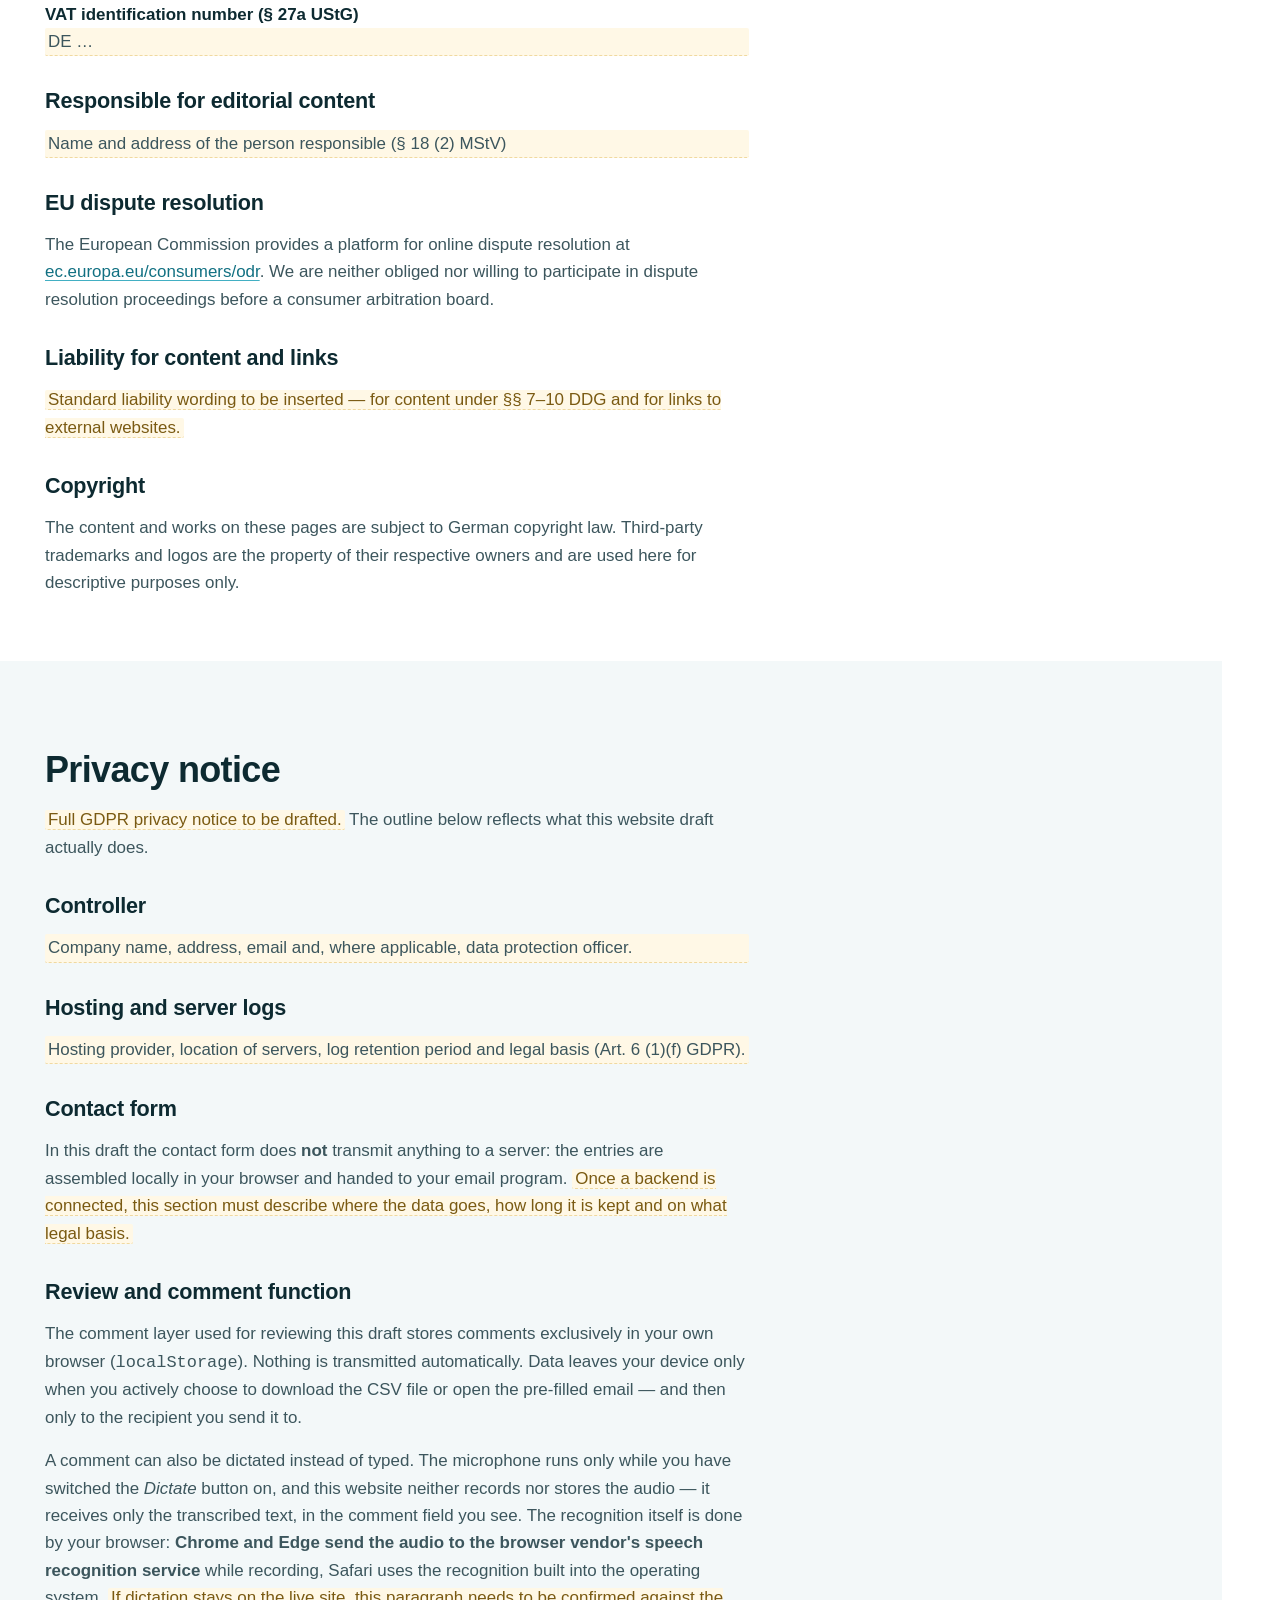
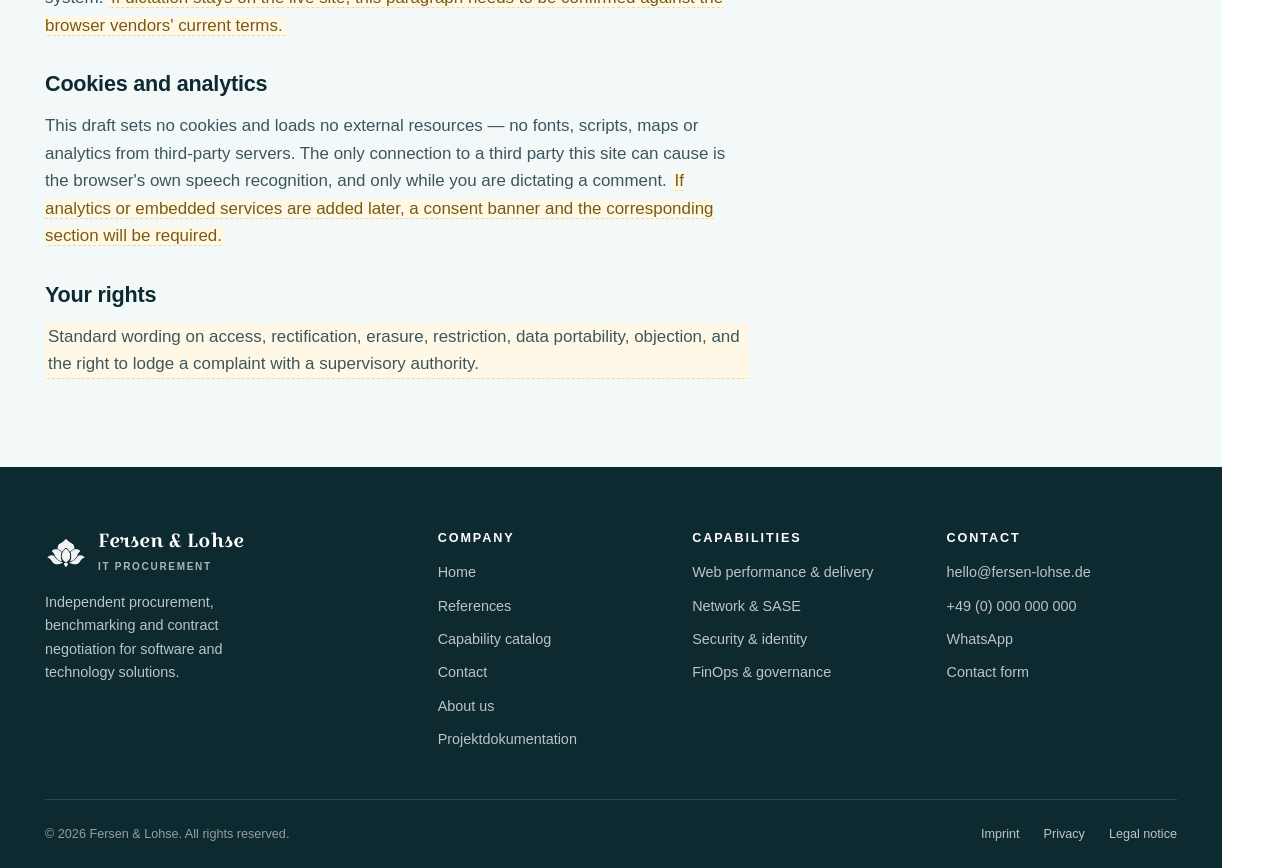
<file: legal.html>
<!DOCTYPE html>
<html lang="en">
<head>
<meta charset="utf-8">
<meta name="viewport" content="width=device-width, initial-scale=1">
<title>Imprint &amp; privacy — Fersen &amp; Lohse</title>
<meta name="description" content="Legal notice (Impressum) and privacy information for Fersen &amp; Lohse.">
<meta name="robots" content="noindex, nofollow">
<link rel="icon" href="assets/img/logo-mark.png">
<link rel="stylesheet" href="assets/css/site.css?v=20260908h">
<link rel="stylesheet" href="assets/css/review.css?v=20260907">
</head>
<body data-page="Legal">

<a class="btn btn--primary skip-link sr-only" href="#main">Skip to content</a>

<!-- ============================================================ HEADER -->
<header class="site-header" data-review-id="global.header" data-review-label="Header &amp; navigation">
  <div class="container site-header__inner">
    <a class="brand" href="index.html">
      <img src="assets/img/logo-mark.png" alt="">
      <span>
        <span class="brand__name">Fersen &amp; Lohse</span>
        <span class="brand__tag">IT Procurement</span>
      </span>
    </a>
    <button class="nav-toggle" type="button" aria-expanded="false" aria-controls="primary-nav">
      <span></span><span class="sr-only">Menu</span>
    </button>
    <nav class="nav" id="primary-nav" aria-label="Primary">
      <span class="nav__item">
        <a href="index.html">Home</a>
        <span class="nav__sub">
          <!-- The hero is a section of the page like the nine under it, and the
               sub-menu that leaves it out is a map with the top of the page
               missing. Named for what it holds - the picture index - and not
               for the headline, which would read as a second "Home". -->
          <a href="index.html#home-overview">Overview</a>
          <a href="index.html#rev-home-problem">The challenge</a>
          <a href="index.html#rev-home-usecases">Your benefits</a>
          <a href="index.html#rev-home-services">What we do</a>
          <a href="index.html#rev-home-offers">Our engagements</a>
          <a href="index.html#rev-home-security">Security exposure</a>
          <a href="index.html#rev-home-model">Our pricing model</a>
          <a href="index.html#rev-home-process">How it works</a>
          <a href="index.html#rev-home-coverage">Our coverage</a>
          <a href="index.html#rev-home-why">Why us</a>
        </span>
      </span>
      <span class="nav__item">
        <a href="references.html">References</a>
        <span class="nav__sub">
          <a href="references.html#rev-references-case">The benchmark case</a>
          <a href="references.html#rev-references-cases">Client projects</a>
          <a href="references.html#rev-references-partners">Partners &amp; technologies</a>
          <a href="references.html#rev-references-testimonial">Client testimonial</a>
        </span>
      </span>
      <span class="nav__item">
        <a href="catalog.html">Catalog</a>
        <span class="nav__sub">
          <a href="catalog.html#web-performance-delivery">Web Performance &amp; Delivery</a>
          <a href="catalog.html#cloud-platform-operations">Cloud &amp; Platform Operations</a>
          <a href="catalog.html#network-sase">Network &amp; SASE</a>
          <a href="catalog.html#security-identity">Security &amp; Identity</a>
          <a href="catalog.html#application-code-security">Application &amp; Code Security</a>
          <a href="catalog.html#finops-risk-governance">FinOps, Risk &amp; Governance</a>
          <a href="catalog.html#cloud-hosting-infrastructure">Cloud Hosting &amp; Infrastructure</a>
          <a href="catalog.html#enterprise-saas-platforms">Enterprise &amp; SaaS Platforms</a>
          <a href="catalog.html#developer-edge-platform">Developer &amp; Edge Platform</a>
          <a href="catalog.html#video-streaming-analytics">Video &amp; Streaming Analytics</a>
        </span>
      </span>
      <span class="nav__item">
        <a href="contact.html">Contact &amp; about</a>
        <span class="nav__sub">
          <a href="contact.html#rev-contact-form">The intake form</a>
          <a href="contact.html#rev-contact-metrics">Metrics we need</a>
          <a href="contact.html#rev-contact-channels">Talk to us directly</a>
          <a href="contact.html#about">About us</a>
        </span>
      </span>
      <a class="btn btn--primary btn--sm" href="contact.html">Get in touch</a>
      <span class="nav__doc">
        <a class="nav__doc-main" href="project.html">Projektdokumentation</a>
        <span class="nav__doc-sub">
          <a href="plan.html">Projektplan</a>
          <a href="decisions.html">Überarbeitungszyklus 1</a>
        </span>
      </span>
    </nav>
  </div>
</header>

<main id="main">

  <section class="pagehead" data-review-id="legal.head" data-review-label="Legal — Page header">
    <div class="container pagehead__inner">
      <p class="breadcrumb"><a href="index.html">Home</a> &nbsp;/&nbsp; Imprint &amp; privacy</p>
      <span class="eyebrow">Legal</span>
      <h1>Imprint &amp; privacy</h1>
      <p>Legal notice pursuant to § 5 DDG and information on the processing of personal data.</p>
    </div>
  </section>

  <section class="section" data-review-id="legal.disclaimer" data-review-label="Legal — Draft disclaimer">
    <div class="container">
      <div class="note" style="max-width:44rem">
        <span class="note__icon" aria-hidden="true">⚠</span>
        <div>
          <strong>Draft — not legally reviewed.</strong>
          Everything on this page is a structural skeleton with placeholder values. Before the
          site goes live, the company details must be filled in and the wording checked by a
          lawyer — an incomplete or missing German imprint is subject to warnings and fines.
        </div>
      </div>
    </div>
  </section>

  <!-- ========================================================= IMPRINT -->
  <section class="section section--tight" id="imprint" data-review-id="legal.imprint" data-review-label="Legal — Imprint (Impressum)">
    <div class="container">
      <div class="prose">
        <ul class="toc">
          <li><a class="chip" href="#imprint">Imprint</a></li>
          <li><a class="chip" href="#privacy">Privacy</a></li>
        </ul>

        <h2>Imprint</h2>
        <p>Information pursuant to § 5 of the German Digital Services Act (DDG).</p>

        <h3>Provider</h3>
        <dl>
          <dt>Company</dt><dd class="ph">Fersen &amp; Lohse [legal form, e.g. GmbH / GbR]</dd>
          <dt>Address</dt><dd class="ph">Street and number, postcode, city, Germany</dd>
          <dt>Represented by</dt><dd class="ph">Name of managing director / owner</dd>
        </dl>

        <h3>Contact</h3>
        <dl>
          <dt>Phone</dt><dd class="ph">+49 (0) 000 000 000</dd>
          <dt>Email</dt><dd class="ph">hello@fersen-lohse.de</dd>
        </dl>

        <h3>Register &amp; tax</h3>
        <dl>
          <dt>Register court</dt><dd class="ph">Amtsgericht …</dd>
          <dt>Register number</dt><dd class="ph">HRB …</dd>
          <dt>VAT identification number (§ 27a UStG)</dt><dd class="ph">DE …</dd>
        </dl>

        <h3>Responsible for editorial content</h3>
        <p class="ph">Name and address of the person responsible (§ 18 (2) MStV)</p>

        <h3>EU dispute resolution</h3>
        <p>
          The European Commission provides a platform for online dispute resolution at
          <a href="https://ec.europa.eu/consumers/odr/" rel="noopener">ec.europa.eu/consumers/odr</a>.
          We are neither obliged nor willing to participate in dispute resolution proceedings
          before a consumer arbitration board.
        </p>

        <h3>Liability for content and links</h3>
        <p>
          <span class="ph">Standard liability wording to be inserted — for content under
          §§ 7–10 DDG and for links to external websites.</span>
        </p>

        <h3>Copyright</h3>
        <p>
          The content and works on these pages are subject to German copyright law.
          Third-party trademarks and logos are the property of their respective owners and are
          used here for descriptive purposes only.
        </p>
      </div>
    </div>
  </section>

  <!-- ========================================================= PRIVACY -->
  <section class="section section--alt" id="privacy" data-review-id="legal.privacy" data-review-label="Legal — Privacy notice">
    <div class="container">
      <div class="prose">
        <h2>Privacy notice</h2>
        <p>
          <span class="ph">Full GDPR privacy notice to be drafted.</span>
          The outline below reflects what this website draft actually does.
        </p>

        <h3>Controller</h3>
        <p class="ph">Company name, address, email and, where applicable, data protection officer.</p>

        <h3>Hosting and server logs</h3>
        <p class="ph">Hosting provider, location of servers, log retention period and legal basis (Art. 6 (1)(f) GDPR).</p>

        <h3>Contact form</h3>
        <p>
          In this draft the contact form does <strong>not</strong> transmit anything to a server:
          the entries are assembled locally in your browser and handed to your email program.
          <span class="ph">Once a backend is connected, this section must describe where the data
          goes, how long it is kept and on what legal basis.</span>
        </p>

        <h3>Review and comment function</h3>
        <p>
          The comment layer used for reviewing this draft stores comments exclusively in your own
          browser (<code>localStorage</code>). Nothing is transmitted automatically. Data leaves
          your device only when you actively choose to download the CSV file or open the
          pre-filled email — and then only to the recipient you send it to.
        </p>
        <p>
          A comment can also be dictated instead of typed. The microphone runs only while you
          have switched the <em>Dictate</em> button on, and this website neither records nor
          stores the audio — it receives only the transcribed text, in the comment field you see.
          The recognition itself is done by your browser: <strong>Chrome and Edge send the audio
          to the browser vendor's speech recognition service</strong> while recording, Safari uses
          the recognition built into the operating system.
          <span class="ph">If dictation stays on the live site, this paragraph needs to be
          confirmed against the browser vendors' current terms.</span>
        </p>

        <h3>Cookies and analytics</h3>
        <p>
          This draft sets no cookies and loads no external resources — no fonts, scripts, maps or
          analytics from third-party servers. The only connection to a third party this site can
          cause is the browser's own speech recognition, and only while you are dictating a
          comment.
          <span class="ph">If analytics or embedded services are added later, a consent banner
          and the corresponding section will be required.</span>
        </p>

        <h3>Your rights</h3>
        <p class="ph">Standard wording on access, rectification, erasure, restriction, data portability, objection, and the right to lodge a complaint with a supervisory authority.</p>
      </div>
    </div>
  </section>

</main>

<!-- ============================================================ FOOTER -->
<footer class="site-footer" data-review-id="global.footer" data-review-label="Footer &amp; imprint links">
  <div class="container">
    <div class="site-footer__grid">
      <div>
        <a class="brand" href="index.html" style="margin-bottom:var(--s4)">
          <img src="assets/img/logo-mark.png" alt="">
          <span>
            <span class="brand__name">Fersen &amp; Lohse</span>
            <span class="brand__tag">IT Procurement</span>
          </span>
        </a>
        <p style="max-width:30ch">
          Independent procurement, benchmarking and contract negotiation for software and
          technology solutions.
        </p>
      </div>

      <div>
        <h4>Company</h4>
        <ul>
          <li><a href="index.html">Home</a></li>
          <li><a href="references.html">References</a></li>
          <li><a href="catalog.html">Capability catalog</a></li>
          <li><a href="contact.html">Contact</a></li>
          <li><a href="contact.html#about">About us</a></li>
          <li><a href="project.html">Projektdokumentation</a></li>
        </ul>
      </div>

      <div>
        <h4>Capabilities</h4>
        <ul>
          <li><a href="catalog.html#web-performance-delivery">Web performance &amp; delivery</a></li>
          <li><a href="catalog.html#network-sase">Network &amp; SASE</a></li>
          <li><a href="catalog.html#security-identity">Security &amp; identity</a></li>
          <li><a href="catalog.html#finops-risk-governance">FinOps &amp; governance</a></li>
        </ul>
      </div>

      <div>
        <h4>Contact</h4>
        <ul>
          <li><a href="#" data-contact="email">hello@fersen-lohse.de</a></li>
          <li><a href="#" data-contact="phone">+49 (0) 000 000 000</a></li>
          <li><a href="#" data-contact="whatsapp">WhatsApp</a></li>
          <li><a href="contact.html">Contact form</a></li>
        </ul>
      </div>
    </div>

    <div class="footer-bottom">
      <span>© <span data-year>2026</span> Fersen &amp; Lohse. All rights reserved.</span>
      <ul>
        <li><a href="legal.html#imprint">Imprint</a></li>
        <li><a href="legal.html#privacy">Privacy</a></li>
        <li><a href="legal.html#imprint">Legal notice</a></li>
      </ul>
    </div>
  </div>
</footer>

<script src="assets/js/site.js?v=20260908h"></script>
<script src="assets/js/handoff.js"></script>
<script src="assets/js/dictation.js?v=20260907"></script>
<script src="assets/js/review.js?v=20260907"></script>
</body>
</html>
</file>
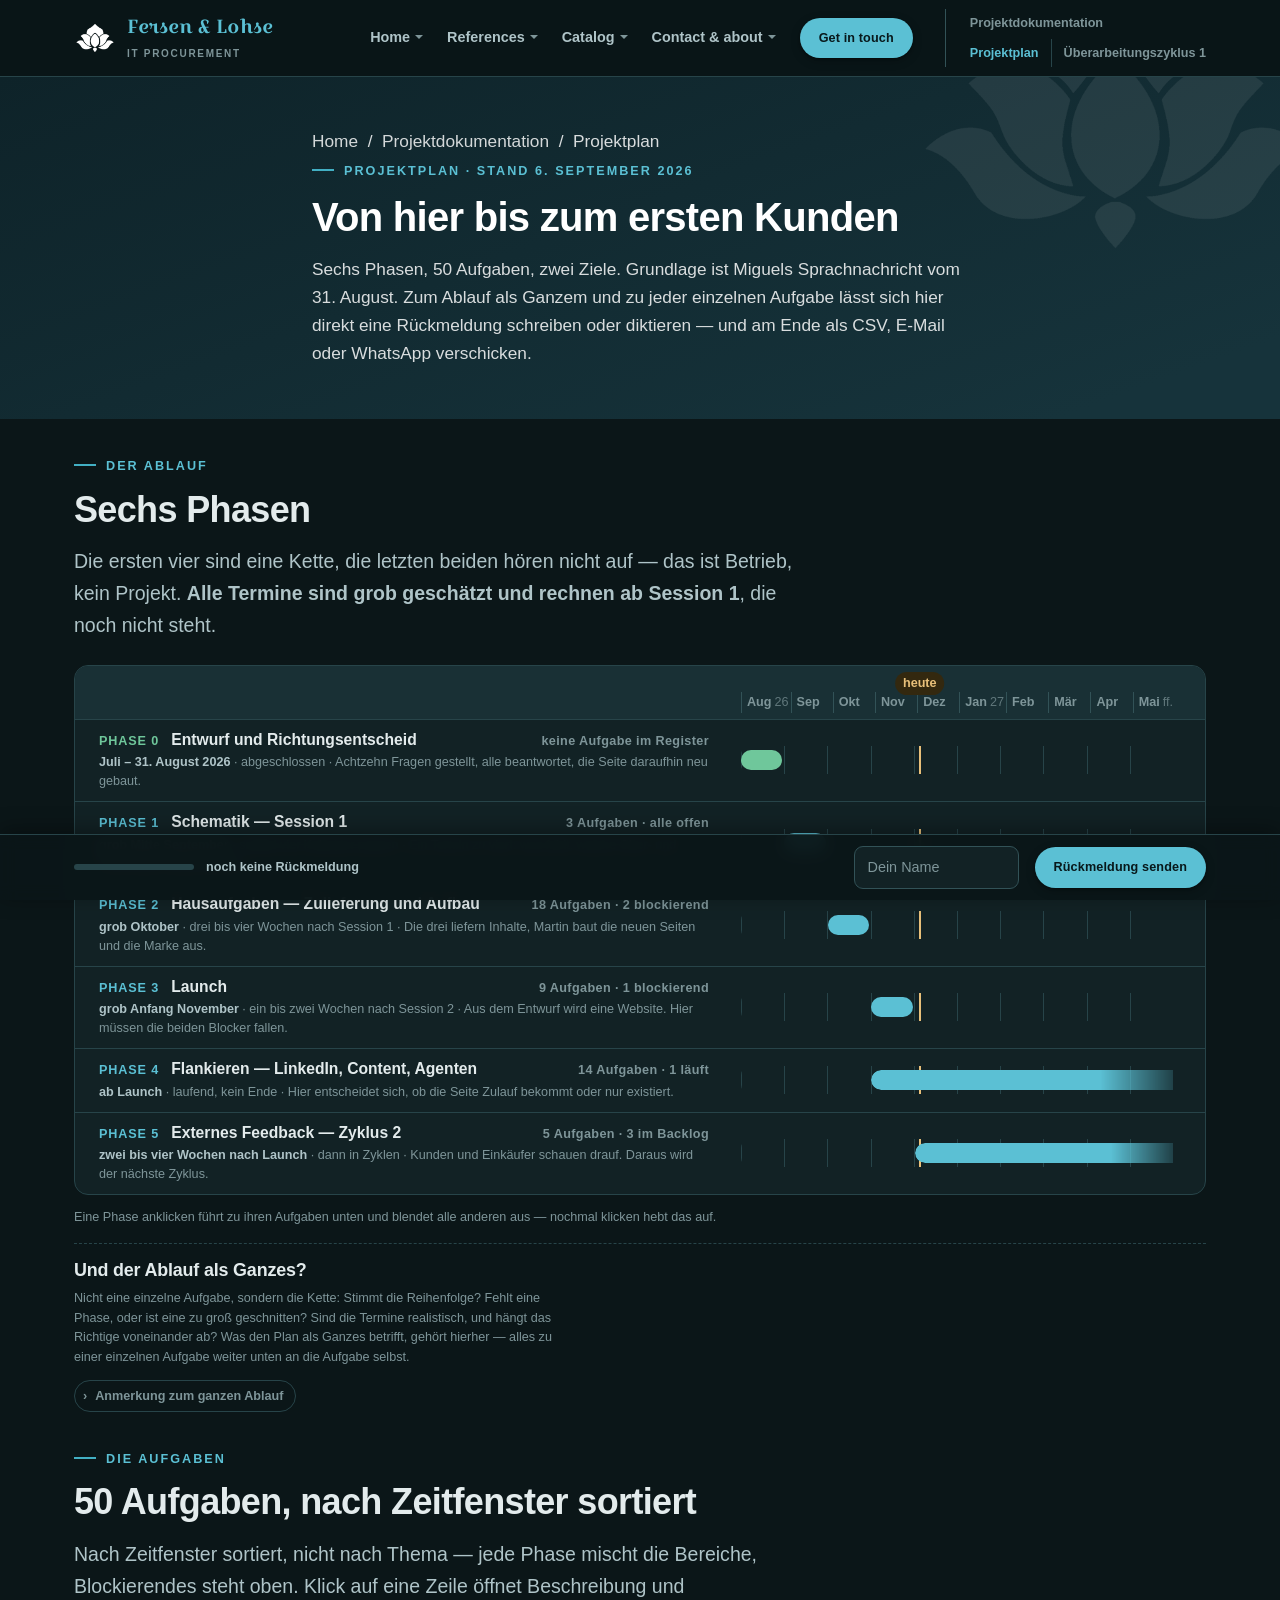
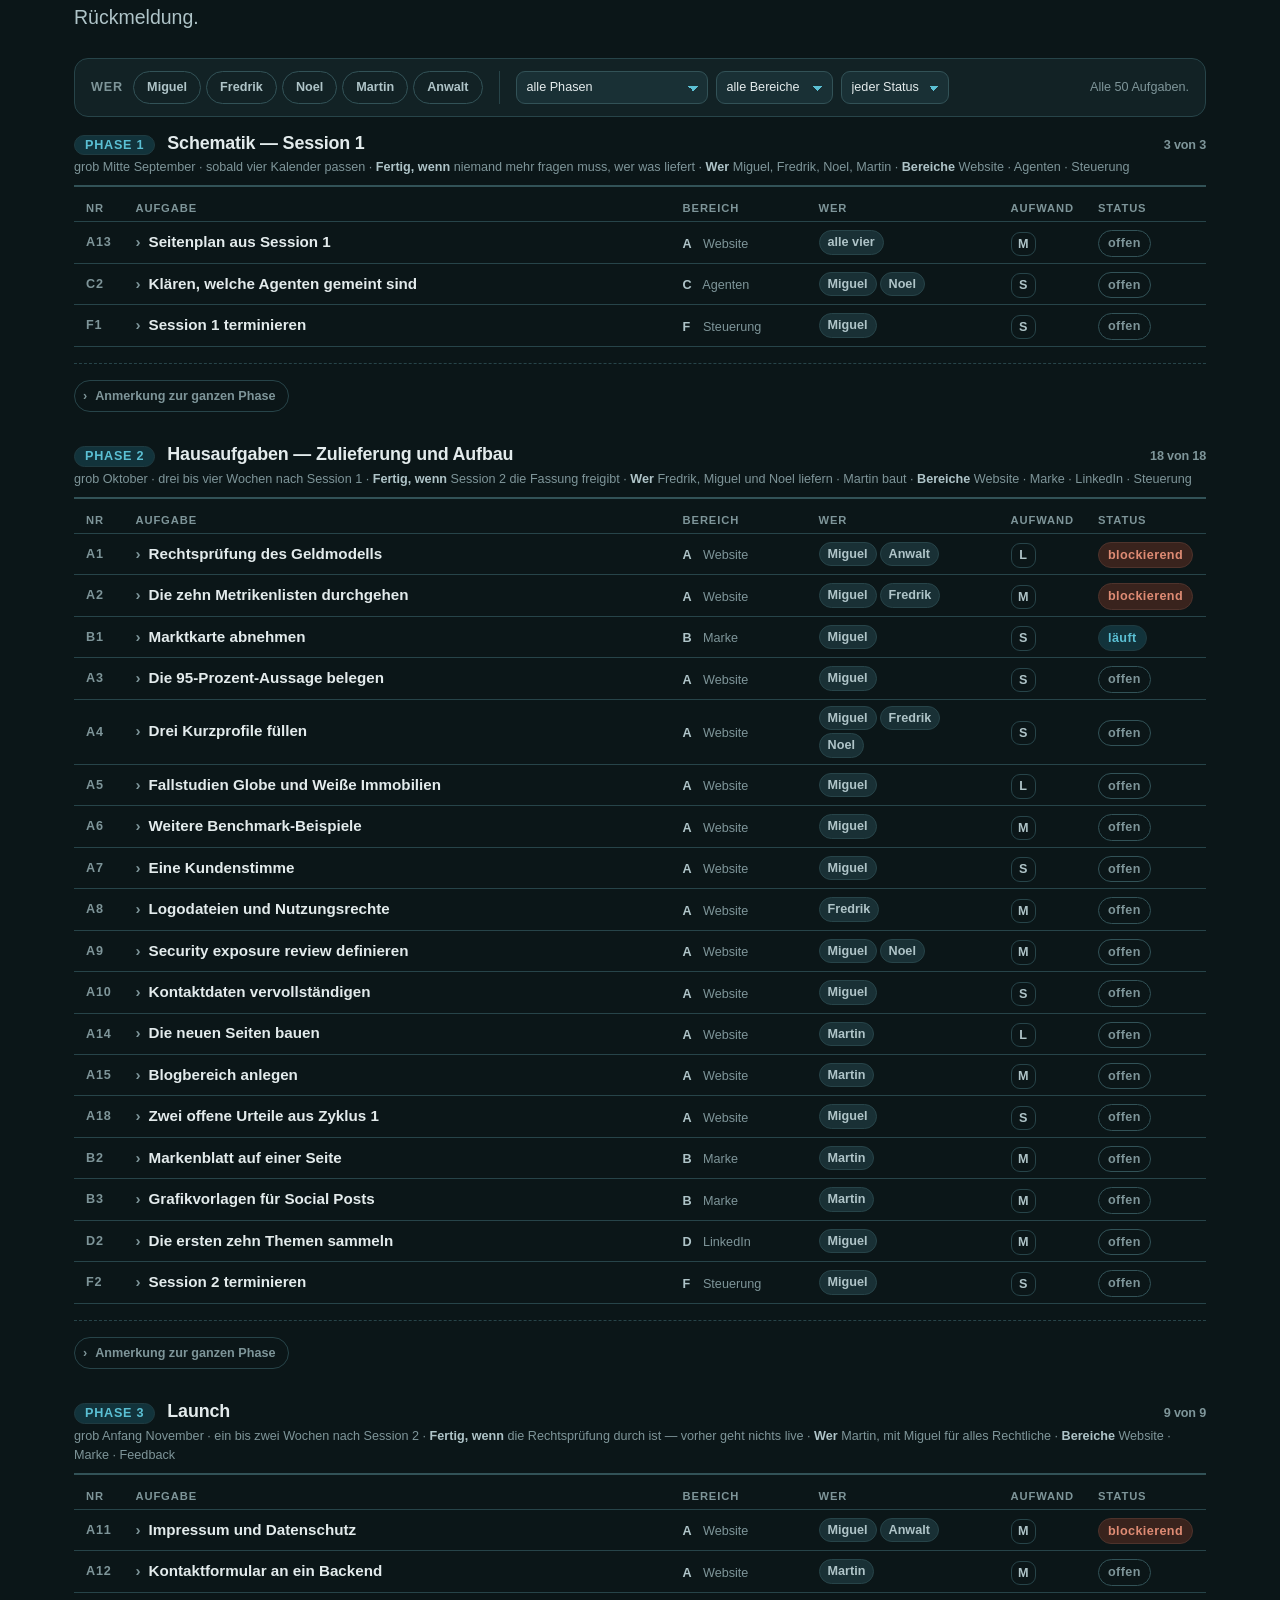
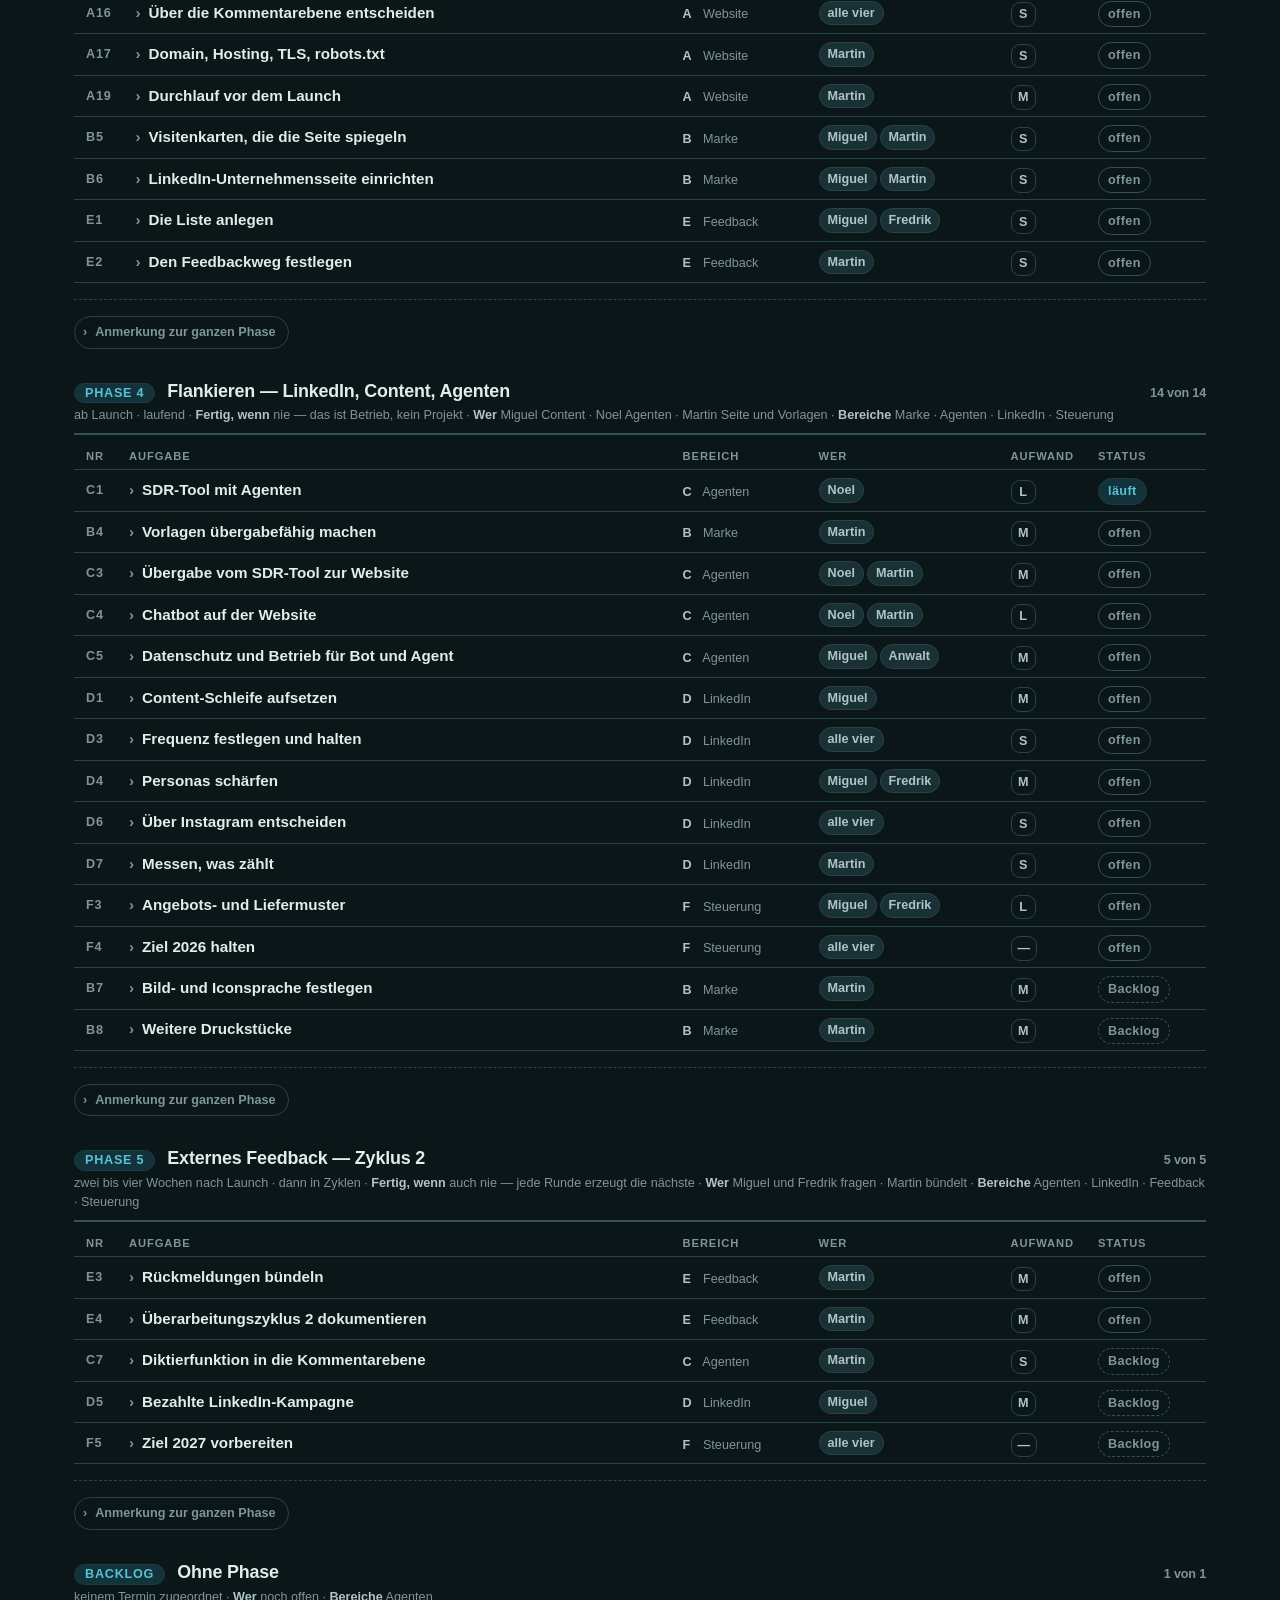
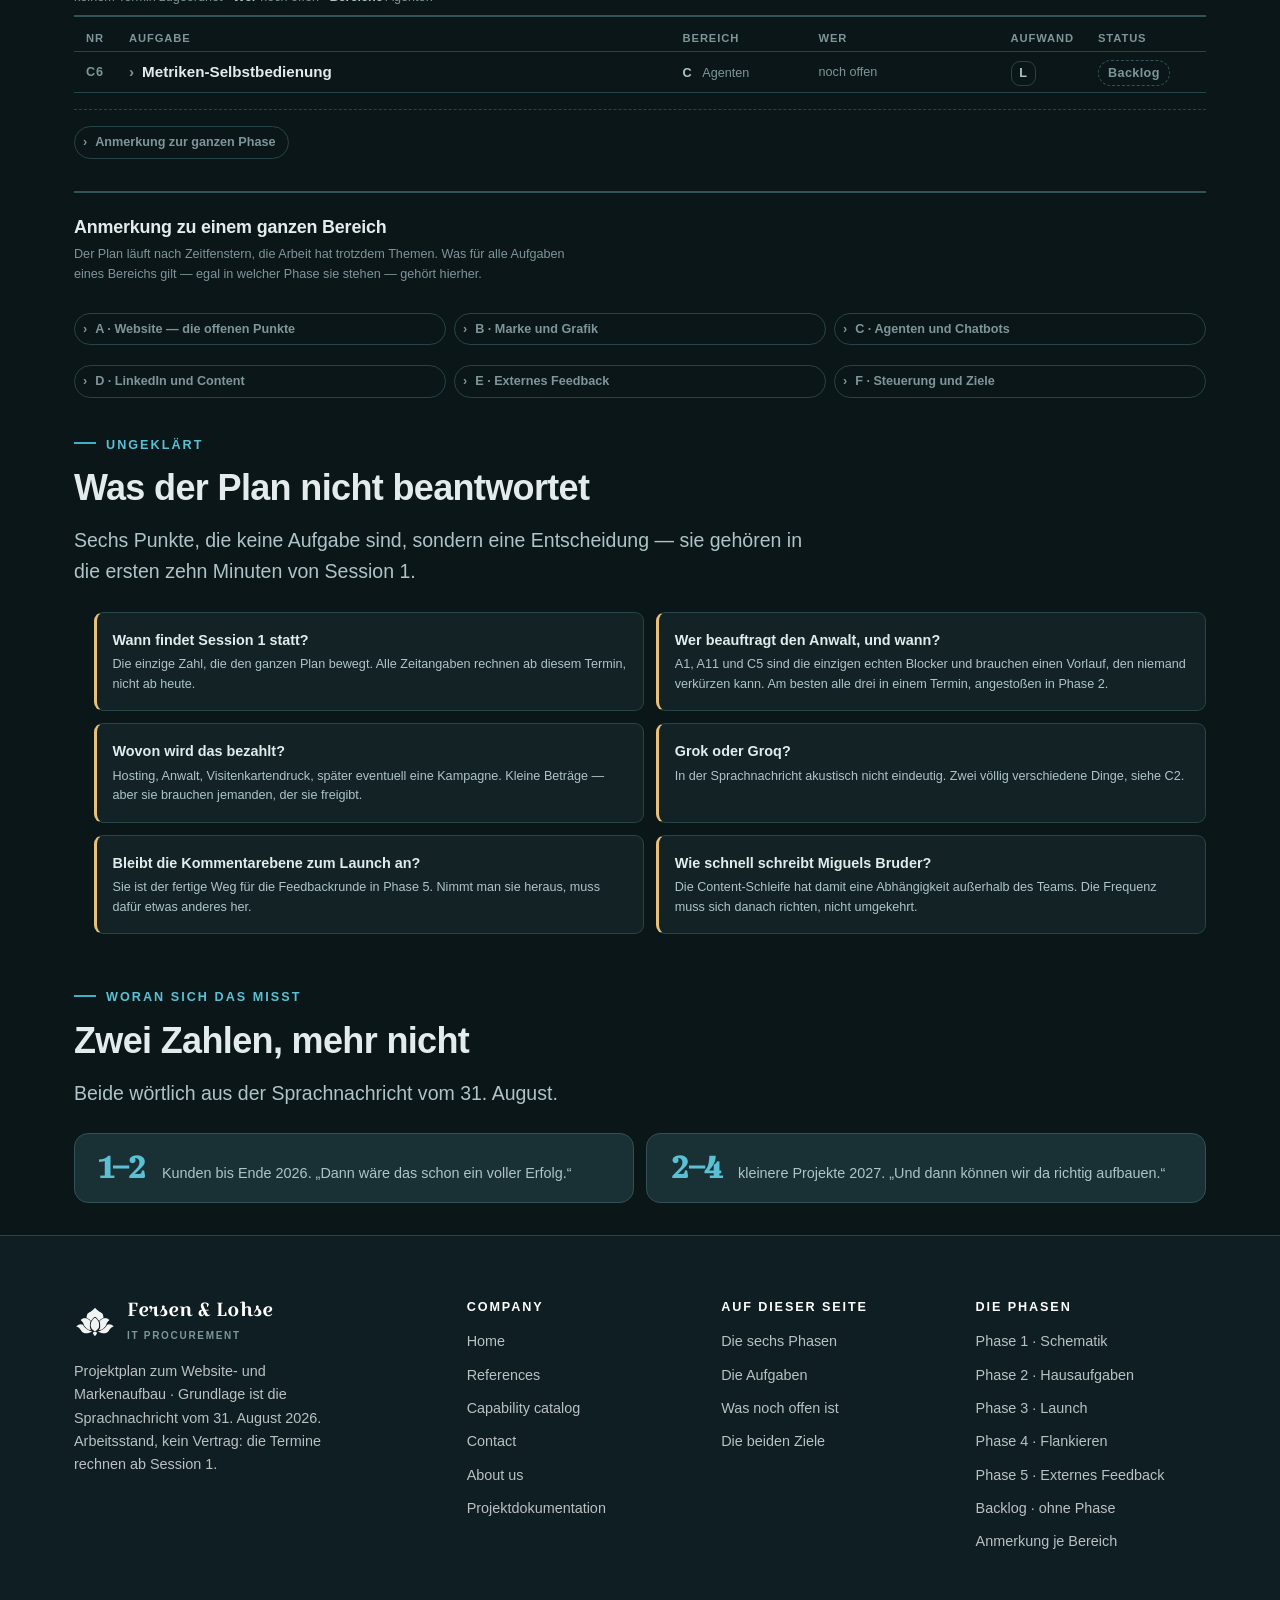
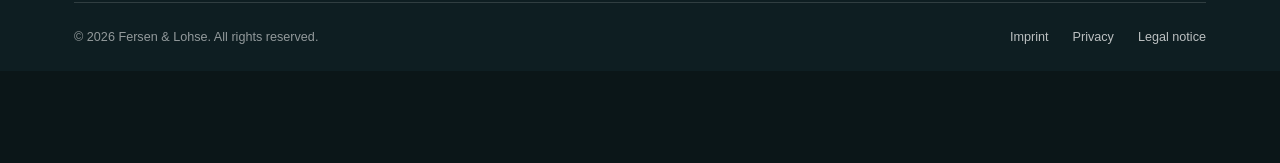
<file: plan.html>
<!DOCTYPE html>
<html lang="de">
<head>
<meta charset="utf-8">
<meta name="viewport" content="width=device-width, initial-scale=1">
<title>Projektplan — Fersen &amp; Lohse</title>
<meta name="description" content="Projektplan zum Website- und Markenaufbau: sechs Phasen, 50 Aufgaben in sechs Blöcken, mit Rückmeldung je Aufgabe.">
<meta name="robots" content="noindex, nofollow">
<link rel="icon" href="assets/img/logo-mark.png">
<link rel="stylesheet" href="assets/css/site.css?v=20260908h">
<link rel="stylesheet" href="assets/css/workspace.css?v=20260908h">
<link rel="stylesheet" href="assets/css/plan.css?v=20260916">
</head>
<body data-page="Projektplan" class="dec-page wl-has-bar">

<a class="btn btn--primary skip-link sr-only" href="#main">Zum Inhalt springen</a>

<!-- ============================================================ HEADER -->
<header class="site-header">
  <div class="container site-header__inner">
    <a class="brand" href="index.html">
      <img src="assets/img/logo-mark-white.png" alt="">
      <span>
        <span class="brand__name">Fersen &amp; Lohse</span>
        <span class="brand__tag">IT Procurement</span>
      </span>
    </a>
    <button class="nav-toggle" type="button" aria-expanded="false" aria-controls="primary-nav">
      <span></span><span class="sr-only">Menu</span>
    </button>
    <nav class="nav" id="primary-nav" aria-label="Primary">
      <span class="nav__item">
        <a href="index.html">Home</a>
        <span class="nav__sub">
          <!-- The hero is a section of the page like the nine under it, and the
               sub-menu that leaves it out is a map with the top of the page
               missing. Named for what it holds - the picture index - and not
               for the headline, which would read as a second "Home". -->
          <a href="index.html#home-overview">Overview</a>
          <a href="index.html#rev-home-problem">The challenge</a>
          <a href="index.html#rev-home-usecases">Your benefits</a>
          <a href="index.html#rev-home-services">What we do</a>
          <a href="index.html#rev-home-offers">Our engagements</a>
          <a href="index.html#rev-home-security">Security exposure</a>
          <a href="index.html#rev-home-model">Our pricing model</a>
          <a href="index.html#rev-home-process">How it works</a>
          <a href="index.html#rev-home-coverage">Our coverage</a>
          <a href="index.html#rev-home-why">Why us</a>
        </span>
      </span>
      <span class="nav__item">
        <a href="references.html">References</a>
        <span class="nav__sub">
          <a href="references.html#rev-references-case">The benchmark case</a>
          <a href="references.html#rev-references-cases">Client projects</a>
          <a href="references.html#rev-references-partners">Partners &amp; technologies</a>
          <a href="references.html#rev-references-testimonial">Client testimonial</a>
        </span>
      </span>
      <span class="nav__item">
        <a href="catalog.html">Catalog</a>
        <span class="nav__sub">
          <a href="catalog.html#web-performance-delivery">Web Performance &amp; Delivery</a>
          <a href="catalog.html#cloud-platform-operations">Cloud &amp; Platform Operations</a>
          <a href="catalog.html#network-sase">Network &amp; SASE</a>
          <a href="catalog.html#security-identity">Security &amp; Identity</a>
          <a href="catalog.html#application-code-security">Application &amp; Code Security</a>
          <a href="catalog.html#finops-risk-governance">FinOps, Risk &amp; Governance</a>
          <a href="catalog.html#cloud-hosting-infrastructure">Cloud Hosting &amp; Infrastructure</a>
          <a href="catalog.html#enterprise-saas-platforms">Enterprise &amp; SaaS Platforms</a>
          <a href="catalog.html#developer-edge-platform">Developer &amp; Edge Platform</a>
          <a href="catalog.html#video-streaming-analytics">Video &amp; Streaming Analytics</a>
        </span>
      </span>
      <span class="nav__item">
        <a href="contact.html">Contact &amp; about</a>
        <span class="nav__sub">
          <a href="contact.html#rev-contact-form">The intake form</a>
          <a href="contact.html#rev-contact-metrics">Metrics we need</a>
          <a href="contact.html#rev-contact-channels">Talk to us directly</a>
          <a href="contact.html#about">About us</a>
        </span>
      </span>
      <a class="btn btn--primary btn--sm" href="contact.html">Get in touch</a>
      <span class="nav__doc">
        <a class="nav__doc-main" href="project.html">Projektdokumentation</a>
        <span class="nav__doc-sub">
          <a href="plan.html" aria-current="page">Projektplan</a>
          <a href="decisions.html">Überarbeitungszyklus 1</a>
        </span>
      </span>
    </nav>
  </div>
</header>

<main id="main">

  <!-- ======================================================== PAGEHEAD -->
  <section class="pagehead">
    <div class="container pagehead__inner">
      <p class="breadcrumb"><a href="index.html">Home</a> &nbsp;/&nbsp; <a href="project.html">Projektdokumentation</a> &nbsp;/&nbsp; Projektplan</p>
      <span class="eyebrow">Projektplan · Stand 6. September 2026</span>
      <h1>Von hier bis zum ersten Kunden</h1>
      <p>
        Sechs Phasen, 50 Aufgaben, zwei Ziele. Grundlage ist Miguels Sprachnachricht vom
        31. August. Zum Ablauf als Ganzem und zu jeder einzelnen Aufgabe lässt sich hier
        direkt eine Rückmeldung schreiben oder diktieren — und am Ende als CSV, E-Mail oder
        WhatsApp verschicken.
      </p>
    </div>
  </section>

  <!-- ======================================================== ZEITPLAN -->
  <section class="section section--tight" id="zeitplan">
    <div class="container">
      <div class="section__head">
        <span class="eyebrow">Der Ablauf</span>
        <h2>Sechs Phasen</h2>
        <p class="lead">
          Die ersten vier sind eine Kette, die letzten beiden hören nicht auf — das ist Betrieb,
          kein Projekt. <strong>Alle Termine sind grob geschätzt und rechnen ab Session 1</strong>,
          die noch nicht steht.
        </p>
      </div>

      <div class="pl-gantt" id="pl-gantt">
        <div class="pl-gantt__scale">
          <span class="pl-gantt__corner" aria-hidden="true"></span>
          <div class="pl-gantt__months" aria-hidden="true">
            <span><b>Aug</b><i>26</i></span>
            <span><b>Sep</b></span>
            <span><b>Okt</b></span>
            <span><b>Nov</b></span>
            <span><b>Dez</b></span>
            <span><b>Jan</b><i>27</i></span>
            <span><b>Feb</b></span>
            <span><b>Mär</b></span>
            <span><b>Apr</b></span>
            <span><b>Mai</b><i>ff.</i></span>
            <span class="pl-now" id="pl-now" hidden>heute</span>
          </div>
        </div>

        <div class="pl-gantt__rows">
          <button class="pl-grow pl-grow--done" type="button" data-phase="P0" aria-pressed="false">
            <span class="pl-grow__label">
              <span class="pl-grow__line"><span class="pl-grow__n">Phase 0</span><span class="pl-grow__title">Entwurf und Richtungsentscheid</span><span class="pl-grow__count">keine Aufgabe im Register</span></span>
              <span class="pl-grow__sub"><b>Juli – 31. August 2026</b> · abgeschlossen · Achtzehn Fragen gestellt, alle beantwortet, die Seite daraufhin neu gebaut.</span>
            </span>
            <span class="pl-grow__track" aria-hidden="true">
              <span class="pl-bar pl-bar--done" style="grid-column: 1 / 2"></span>
            </span>
          </button>
          <button class="pl-grow" type="button" data-phase="P1" aria-pressed="false" aria-controls="tasks-p1">
            <span class="pl-grow__label">
              <span class="pl-grow__line"><span class="pl-grow__n">Phase 1</span><span class="pl-grow__title">Schematik — Session 1</span><span class="pl-grow__count">3 Aufgaben · alle offen</span></span>
              <span class="pl-grow__sub"><b>grob Mitte September</b> · sobald vier Kalender passen · Ein Termin zu viert: was fehlt, welche Ober- und Unterseiten dazukommen.</span>
            </span>
            <span class="pl-grow__track" aria-hidden="true">
              <span class="pl-bar" style="grid-column: 2 / 3"></span>
            </span>
          </button>
          <button class="pl-grow" type="button" data-phase="P2" aria-pressed="false" aria-controls="tasks-p2">
            <span class="pl-grow__label">
              <span class="pl-grow__line"><span class="pl-grow__n">Phase 2</span><span class="pl-grow__title">Hausaufgaben — Zulieferung und Aufbau</span><span class="pl-grow__count">18 Aufgaben · 2 blockierend</span></span>
              <span class="pl-grow__sub"><b>grob Oktober</b> · drei bis vier Wochen nach Session 1 · Die drei liefern Inhalte, Martin baut die neuen Seiten und die Marke aus.</span>
            </span>
            <span class="pl-grow__track" aria-hidden="true">
              <span class="pl-bar" style="grid-column: 3 / 4"></span>
            </span>
          </button>
          <button class="pl-grow" type="button" data-phase="P3" aria-pressed="false" aria-controls="tasks-p3">
            <span class="pl-grow__label">
              <span class="pl-grow__line"><span class="pl-grow__n">Phase 3</span><span class="pl-grow__title">Launch</span><span class="pl-grow__count">9 Aufgaben · 1 blockierend</span></span>
              <span class="pl-grow__sub"><b>grob Anfang November</b> · ein bis zwei Wochen nach Session 2 · Aus dem Entwurf wird eine Website. Hier müssen die beiden Blocker fallen.</span>
            </span>
            <span class="pl-grow__track" aria-hidden="true">
              <span class="pl-bar" style="grid-column: 4 / 5"></span>
            </span>
          </button>
          <button class="pl-grow" type="button" data-phase="P4" aria-pressed="false" aria-controls="tasks-p4">
            <span class="pl-grow__label">
              <span class="pl-grow__line"><span class="pl-grow__n">Phase 4</span><span class="pl-grow__title">Flankieren — LinkedIn, Content, Agenten</span><span class="pl-grow__count">14 Aufgaben · 1 läuft</span></span>
              <span class="pl-grow__sub"><b>ab Launch</b> · laufend, kein Ende · Hier entscheidet sich, ob die Seite Zulauf bekommt oder nur existiert.</span>
            </span>
            <span class="pl-grow__track" aria-hidden="true">
              <span class="pl-bar pl-bar--ongoing" style="grid-column: 4 / 11"></span>
            </span>
          </button>
          <button class="pl-grow" type="button" data-phase="P5" aria-pressed="false" aria-controls="tasks-p5">
            <span class="pl-grow__label">
              <span class="pl-grow__line"><span class="pl-grow__n">Phase 5</span><span class="pl-grow__title">Externes Feedback — Zyklus 2</span><span class="pl-grow__count">5 Aufgaben · 3 im Backlog</span></span>
              <span class="pl-grow__sub"><b>zwei bis vier Wochen nach Launch</b> · dann in Zyklen · Kunden und Einkäufer schauen drauf. Daraus wird der nächste Zyklus.</span>
            </span>
            <span class="pl-grow__track" aria-hidden="true">
              <span class="pl-bar pl-bar--ongoing" style="grid-column: 5 / 11"></span>
            </span>
          </button>
        </div>
      </div>

      <p class="pl-gantt__hint">
        Eine Phase anklicken führt zu ihren Aufgaben unten und blendet alle anderen aus —
        nochmal klicken hebt das auf.
      </p>

      <div class="pl-planfb" id="pl-planfb">
        <h3>Und der Ablauf als Ganzes?</h3>
        <p class="pl-planfb__lead">
          Nicht eine einzelne Aufgabe, sondern die Kette: Stimmt die Reihenfolge? Fehlt eine
          Phase, oder ist eine zu groß geschnitten? Sind die Termine realistisch, und hängt
          das Richtige voneinander ab? Was den Plan als Ganzes betrifft, gehört hierher —
          alles zu einer einzelnen Aufgabe weiter unten an die Aufgabe selbst.
        </p>
        <div class="pl-fb pl-fb--plan" data-fb="ABLAUF"></div>
      </div>
    </div>
  </section>

  <!-- ======================================================== AUFGABEN -->
  <section class="section section--tight" id="aufgaben" style="padding-top:0">
    <div class="container">
      <div class="section__head">
        <span class="eyebrow">Die Aufgaben</span>
        <h2>50 Aufgaben, nach Zeitfenster sortiert</h2>
        <p class="lead">
          Nach Zeitfenster sortiert, nicht nach Thema — jede Phase mischt die Bereiche,
          Blockierendes steht oben. Klick auf eine Zeile öffnet Beschreibung und Rückmeldung.
        </p>
      </div>

      <div class="pl-filters">
        <span class="pl-filters__label" id="pl-who-label">Wer</span>
        <div class="pl-chips" role="group" aria-labelledby="pl-who-label">
          <button class="pl-chip" type="button" data-group="who" data-value="miguel" aria-pressed="false">Miguel</button>
          <button class="pl-chip" type="button" data-group="who" data-value="fredrik" aria-pressed="false">Fredrik</button>
          <button class="pl-chip" type="button" data-group="who" data-value="noel" aria-pressed="false">Noel</button>
          <button class="pl-chip" type="button" data-group="who" data-value="martin" aria-pressed="false">Martin</button>
          <button class="pl-chip" type="button" data-group="who" data-value="extern" aria-pressed="false">Anwalt</button>
        </div>
        <span class="pl-filters__sep" aria-hidden="true"></span>
        <label class="sr-only" for="pl-phase">Phase</label>
        <select id="pl-phase">
            <option value="all">alle Phasen</option>
            <option value="P0">Phase 0 · Entwurf</option>
            <option value="P1">Phase 1 · Schematik</option>
            <option value="P2">Phase 2 · Hausaufgaben</option>
            <option value="P3">Phase 3 · Launch</option>
            <option value="P4">Phase 4 · Flankieren</option>
            <option value="P5">Phase 5 · Externes Feedback</option>
            <option value="BL">Backlog</option>
          </select>
        <label class="sr-only" for="pl-stream">Bereich</label>
        <select id="pl-stream">
            <option value="all">alle Bereiche</option>
            <option value="A">A · Website</option>
            <option value="B">B · Marke</option>
            <option value="C">C · Agenten</option>
            <option value="D">D · LinkedIn</option>
            <option value="E">E · Feedback</option>
            <option value="F">F · Steuerung</option>
          </select>
        <label class="sr-only" for="pl-status">Status</label>
        <select id="pl-status">
            <option value="all">jeder Status</option>
            <option value="block">blockierend</option>
            <option value="run">läuft</option>
            <option value="open">offen</option>
            <option value="later">Backlog</option>
          </select>
        <button class="pl-linkbtn" type="button" id="pl-reset-filter" hidden>Filter aufheben</button>
        <span class="pl-count" id="pl-count">Alle 50 Aufgaben.</span>
      </div>

      <p class="pl-hint" id="pl-mic-hint" hidden></p>

      <div id="pl-groups">
      <section class="pl-group" id="tasks-p1" data-phase="P1" data-phase-title="Phase 1 · Schematik — Session 1">
        <div class="pl-group__head">
          <h3><span class="pl-group__n">Phase 1</span> Schematik — Session 1 <span class="pl-group__count"><span data-group-count>3</span> von 3</span></h3>
          <p class="pl-group__meta">grob Mitte September · sobald vier Kalender passen · <b>Fertig, wenn</b> niemand mehr fragen muss, wer was liefert · <b>Wer</b> Miguel, Fredrik, Noel, Martin · <b>Bereiche</b> Website · Agenten · Steuerung</p>
        </div>

        <table class="pl-table">
          <thead>
            <tr>
              <th class="c-nr" scope="col">Nr</th>
              <th class="c-task" scope="col">Aufgabe</th>
              <th class="c-area" scope="col">Bereich</th>
              <th class="c-who" scope="col">Wer</th>
              <th class="c-eff" scope="col">Aufwand</th>
              <th class="c-st" scope="col">Status</th>
            </tr>
          </thead>
          <tbody class="pl-item" id="t-A13" data-task="A13" data-stream="A" data-phase="P1" data-status="open" data-who="miguel fredrik noel martin">
            <tr class="pl-row">
              <td class="c-nr">A13</td>
              <td class="c-task"><button class="pl-row__btn" type="button" aria-expanded="false" aria-controls="d-A13"><span class="pl-row__caret" aria-hidden="true">›</span><span class="pl-row__title">Seitenplan aus Session 1</span><span class="pl-row__flag" hidden></span></button></td>
              <td class="c-area"><span class="pl-area"><b>A</b> Website</span></td>
              <td class="c-who"><span class="pl-who"><span class="pl-who__p pl-who__p--all">alle vier</span></span></td>
              <td class="c-eff"><span class="pl-eff">M</span></td>
              <td class="c-st"><span class="pl-pill">offen</span></td>
            </tr>
            <tr class="pl-detail" id="d-A13" hidden>
              <td colspan="6">
                <p class="pl-brief">Das Ergebnis von Session 1, nicht die Vorarbeit dazu. Gebraucht wird eine Liste aller Seiten, die die fertige Website haben soll: welche der fünf bestehenden bleiben, welche Oberseiten dazukommen, welche Unterseiten darunter hängen. Miguel nennt das in der Sprachnachricht „die Schematik von dem Ganzen“. Diese Liste ist der Flaschenhals der ganzen Phase 2 — ohne sie lässt sich der Aufbau der neuen Seiten weder schätzen noch anfangen, und es ist unklar, welche Inhalte überhaupt gebraucht werden.</p>
                <dl class="pl-facts"><dt>Ergebnis</dt><dd>Eine schriftliche Seitenliste: je Seite eine Zeile mit Arbeitstitel, was darauf steht und wer den Inhalt liefert.</dd><dt>Braucht vorher</dt><dd class="pl-refs"><a class="pl-ref" href="#t-F1" data-ref="F1"><b>F1</b> Session 1 terminieren <span class="pl-ref__phase">Phase 1</span></a></dd><dt>Hängt daran</dt><dd class="pl-refs"><a class="pl-ref" href="#t-A14" data-ref="A14"><b>A14</b> Die neuen Seiten bauen <span class="pl-ref__phase">Phase 2</span></a></dd></dl>
                <p class="pl-detail__meta"><span>Wer <b>alle vier</b></span><span>Wann <b>Phase 1</b></span><span>Aufwand <b>M</b></span><span>Block <b>A · Website — die offenen Punkte</b></span></p>
                <div class="pl-fb" data-fb="A13"></div>
              </td>
            </tr>
          </tbody>
          <tbody class="pl-item" id="t-C2" data-task="C2" data-stream="C" data-phase="P1" data-status="open" data-who="miguel noel">
            <tr class="pl-row">
              <td class="c-nr">C2</td>
              <td class="c-task"><button class="pl-row__btn" type="button" aria-expanded="false" aria-controls="d-C2"><span class="pl-row__caret" aria-hidden="true">›</span><span class="pl-row__title">Klären, welche Agenten gemeint sind</span><span class="pl-row__flag" hidden></span></button></td>
              <td class="c-area"><span class="pl-area"><b>C</b> Agenten</span></td>
              <td class="c-who"><span class="pl-who"><span class="pl-who__p pl-who__p--miguel">Miguel</span><span class="pl-who__p pl-who__p--noel">Noel</span></span></td>
              <td class="c-eff"><span class="pl-eff">S</span></td>
              <td class="c-st"><span class="pl-pill">offen</span></td>
            </tr>
            <tr class="pl-detail" id="d-C2" hidden>
              <td colspan="6">
                <p class="pl-brief">In der Sprachnachricht klingt es nach „Grok-Agenten“, es kann aber auch „Groq“ sein. Grok ist das Sprachmodell von xAI, Groq ein Anbieter für schnelle Inferenz-Hardware — zwei verschiedene Dinge mit verschiedenen Kosten, Datenschutzfragen und Schnittstellen. Noel weiß, was er tatsächlich benutzt. Die Rückfrage kostet zwei Minuten und verhindert, dass der ganze Strang um Agenten und Chatbot auf einer falschen Annahme geplant wird.</p>
                <dl class="pl-facts"><dt>Ergebnis</dt><dd>Der Anbieter steht schriftlich im Plan, und alle Agenten-Aufgaben rechnen mit demselben.</dd><dt>Hängt daran</dt><dd class="pl-refs"><a class="pl-ref" href="#t-C1" data-ref="C1"><b>C1</b> SDR-Tool mit Agenten <span class="pl-ref__phase">Phase 4</span></a><a class="pl-ref" href="#t-C5" data-ref="C5"><b>C5</b> Datenschutz und Betrieb für Bot und Agent <span class="pl-ref__phase">Phase 4</span></a></dd></dl>
                <p class="pl-detail__meta"><span>Wer <b>Noel, Miguel</b></span><span>Wann <b>Phase 1</b></span><span>Aufwand <b>S</b></span><span>Block <b>C · Agenten und Chatbots</b></span></p>
                <div class="pl-fb" data-fb="C2"></div>
              </td>
            </tr>
          </tbody>
          <tbody class="pl-item" id="t-F1" data-task="F1" data-stream="F" data-phase="P1" data-status="open" data-who="miguel">
            <tr class="pl-row">
              <td class="c-nr">F1</td>
              <td class="c-task"><button class="pl-row__btn" type="button" aria-expanded="false" aria-controls="d-F1"><span class="pl-row__caret" aria-hidden="true">›</span><span class="pl-row__title">Session 1 terminieren</span><span class="pl-row__flag" hidden></span></button></td>
              <td class="c-area"><span class="pl-area"><b>F</b> Steuerung</span></td>
              <td class="c-who"><span class="pl-who"><span class="pl-who__p pl-who__p--miguel">Miguel</span></span></td>
              <td class="c-eff"><span class="pl-eff">S</span></td>
              <td class="c-st"><span class="pl-pill">offen</span></td>
            </tr>
            <tr class="pl-detail" id="d-F1" hidden>
              <td colspan="6">
                <p class="pl-brief">Der Termin, an dem alles andere hängt: neunzig Minuten mit Miguel, Fredrik, Noel und Martin, gemeinsam durch die Website. Solange er nicht steht, ist dieser Plan eine Reihenfolge und kein Kalender — jede Datumsangabe darin rechnet ab diesem Tag. Am besten gleich beide Termine legen, Session 1 und Session 2, solange alle vier zusammensitzen.</p>
                <dl class="pl-facts"><dt>Ergebnis</dt><dd>Der Termin steht in vier Kalendern, mit Einladung und Videolink.</dd><dt>Hängt daran</dt><dd class="pl-refs"><a class="pl-ref" href="#t-A13" data-ref="A13"><b>A13</b> Seitenplan aus Session 1 <span class="pl-ref__phase">Phase 1</span></a><a class="pl-ref" href="#t-F2" data-ref="F2"><b>F2</b> Session 2 terminieren <span class="pl-ref__phase">Phase 2</span></a></dd></dl>
                <p class="pl-detail__meta"><span>Wer <b>Miguel</b></span><span>Wann <b>Phase 1</b></span><span>Aufwand <b>S</b></span><span>Block <b>F · Steuerung und Ziele</b></span></p>
                <div class="pl-fb" data-fb="F1"></div>
              </td>
            </tr>
          </tbody>
        </table>

        <div class="pl-fb pl-fb--group" data-fb="PHASE-P1"></div>
      </section>

      <section class="pl-group" id="tasks-p2" data-phase="P2" data-phase-title="Phase 2 · Hausaufgaben — Zulieferung und Aufbau">
        <div class="pl-group__head">
          <h3><span class="pl-group__n">Phase 2</span> Hausaufgaben — Zulieferung und Aufbau <span class="pl-group__count"><span data-group-count>18</span> von 18</span></h3>
          <p class="pl-group__meta">grob Oktober · drei bis vier Wochen nach Session 1 · <b>Fertig, wenn</b> Session 2 die Fassung freigibt · <b>Wer</b> Fredrik, Miguel und Noel liefern · Martin baut · <b>Bereiche</b> Website · Marke · LinkedIn · Steuerung</p>
        </div>

        <table class="pl-table">
          <thead>
            <tr>
              <th class="c-nr" scope="col">Nr</th>
              <th class="c-task" scope="col">Aufgabe</th>
              <th class="c-area" scope="col">Bereich</th>
              <th class="c-who" scope="col">Wer</th>
              <th class="c-eff" scope="col">Aufwand</th>
              <th class="c-st" scope="col">Status</th>
            </tr>
          </thead>
          <tbody class="pl-item" id="t-A1" data-task="A1" data-stream="A" data-phase="P2" data-status="block" data-who="miguel extern">
            <tr class="pl-row">
              <td class="c-nr">A1</td>
              <td class="c-task"><button class="pl-row__btn" type="button" aria-expanded="false" aria-controls="d-A1"><span class="pl-row__caret" aria-hidden="true">›</span><span class="pl-row__title">Rechtsprüfung des Geldmodells</span><span class="pl-row__flag" hidden></span></button></td>
              <td class="c-area"><span class="pl-area"><b>A</b> Website</span></td>
              <td class="c-who"><span class="pl-who"><span class="pl-who__p pl-who__p--miguel">Miguel</span><span class="pl-who__p pl-who__p--extern">Anwalt</span></span></td>
              <td class="c-eff"><span class="pl-eff">L</span></td>
              <td class="c-st"><span class="pl-pill pl-pill--block">blockierend</span></td>
            </tr>
            <tr class="pl-detail" id="d-A1" hidden>
              <td colspan="6">
                <p class="pl-brief">Die Startseite verspricht im dunklen Band <em>How we are paid</em> ein Modell ohne Fixkosten für den Kunden: eine Beteiligung an der Ersparnis plus eine Vergütung von der Lieferseite. Das Modell ist tragfähig — angreifbar wird es, wenn die Beratung als unabhängig beworben wird und die Vergütung der Lieferseite nicht offengelegt ist; in Deutschland ist das als irreführende Werbung abmahnbar. Ein Anwalt muss den Offenlegungstext formulieren und sagen, ob der Prozentsatz genannt werden darf und wie. Der Prozentsatz steht bis heute nirgends auf der Seite.</p>
                <dl class="pl-facts"><dt>Ergebnis</dt><dd>Ein anwaltlich freigegebener Offenlegungstext steht im Band, und die Frage nach dem Prozentsatz ist beantwortet.</dd><dt>Wo</dt><dd><code>index.html</code>, Band <em>How we are paid</em></dd></dl>
                <p class="pl-detail__meta"><span>Wer <b>Miguel + Anwalt</b></span><span>Wann <b>Phase 2</b></span><span>Aufwand <b>L</b></span><span>Block <b>A · Website — die offenen Punkte</b></span></p>
                <div class="pl-fb" data-fb="A1"></div>
              </td>
            </tr>
          </tbody>
          <tbody class="pl-item" id="t-A2" data-task="A2" data-stream="A" data-phase="P2" data-status="block" data-who="miguel fredrik">
            <tr class="pl-row">
              <td class="c-nr">A2</td>
              <td class="c-task"><button class="pl-row__btn" type="button" aria-expanded="false" aria-controls="d-A2"><span class="pl-row__caret" aria-hidden="true">›</span><span class="pl-row__title">Die zehn Metrikenlisten durchgehen</span><span class="pl-row__flag" hidden></span></button></td>
              <td class="c-area"><span class="pl-area"><b>A</b> Website</span></td>
              <td class="c-who"><span class="pl-who"><span class="pl-who__p pl-who__p--miguel">Miguel</span><span class="pl-who__p pl-who__p--fredrik">Fredrik</span></span></td>
              <td class="c-eff"><span class="pl-eff">M</span></td>
              <td class="c-st"><span class="pl-pill pl-pill--block">blockierend</span></td>
            </tr>
            <tr class="pl-detail" id="d-A2" hidden>
              <td colspan="6">
                <p class="pl-brief">Auf der Kontaktseite wählt der Besucher die Domäne seines Vertrags und sieht sofort, welche Angaben wir brauchen, um das Thema zu bepreisen — statt es im ersten Gespräch zu erfahren. Genau diese Listen entscheiden, ob eine Anfrage brauchbar ankommt. Sie sind ein erster Entwurf, abgeleitet aus dem Fähigkeitenkatalog und fachlich nicht bestätigt: zehn Domänenlisten, dazu die Liste für die ROI-Analyse und vier Basisangaben, die für jede Anfrage gelten. Einmal durchgehen heißt: streichen, was nicht hilft, ergänzen, was fehlt, und die wichtigste Angabe nach oben.</p>
                <dl class="pl-facts"><dt>Ergebnis</dt><dd>Jede der elf Listen ist einmal durchgesehen und bestätigt.</dd><dt>Hängt daran</dt><dd class="pl-refs"><a class="pl-ref" href="#t-C4" data-ref="C4"><b>C4</b> Chatbot auf der Website <span class="pl-ref__phase">Phase 4</span></a><a class="pl-ref" href="#t-C6" data-ref="C6"><b>C6</b> Metriken-Selbstbedienung <span class="pl-ref__phase">Backlog</span></a></dd><dt>Wo</dt><dd><code>assets/js/site.js</code>, Objekte <code>METRICS</code> und <code>METRICS_BASE</code></dd></dl>
                <p class="pl-detail__meta"><span>Wer <b>Miguel, Fredrik</b></span><span>Wann <b>Phase 2</b></span><span>Aufwand <b>M</b></span><span>Block <b>A · Website — die offenen Punkte</b></span></p>
                <div class="pl-fb" data-fb="A2"></div>
              </td>
            </tr>
          </tbody>
          <tbody class="pl-item" id="t-B1" data-task="B1" data-stream="B" data-phase="P2" data-status="run" data-who="miguel">
            <tr class="pl-row">
              <td class="c-nr">B1</td>
              <td class="c-task"><button class="pl-row__btn" type="button" aria-expanded="false" aria-controls="d-B1"><span class="pl-row__caret" aria-hidden="true">›</span><span class="pl-row__title">Marktkarte abnehmen</span><span class="pl-row__flag" hidden></span></button></td>
              <td class="c-area"><span class="pl-area"><b>B</b> Marke</span></td>
              <td class="c-who"><span class="pl-who"><span class="pl-who__p pl-who__p--miguel">Miguel</span></span></td>
              <td class="c-eff"><span class="pl-eff">S</span></td>
              <td class="c-st"><span class="pl-pill pl-pill--run">läuft</span></td>
            </tr>
            <tr class="pl-detail" id="d-B1" hidden>
              <td colspan="6">
                <p class="pl-brief">Antwort 13 aus Zyklus 1 war: statt zehn gleich großer Kacheln eine proportionale Karte der zehn Domänen, die zeigt, wo das Geld liegt. Die Karte ist gebaut und steht im Fähigkeitenkatalog, inhaltlich abgenommen hat sie aber niemand. Zu prüfen: stimmen die Größenverhältnisse, heißen die Domänen richtig, fehlt eine, ist eine zu viel.</p>
                <dl class="pl-facts"><dt>Ergebnis</dt><dd>Miguel hat die Karte einmal angesehen und entweder freigegeben oder die Korrekturen benannt.</dd><dt>Wo</dt><dd><code>catalog.html</code>, Abschnitt Marktkarte</dd></dl>
                <p class="pl-detail__meta"><span>Wer <b>Miguel</b></span><span>Wann <b>Phase 2</b></span><span>Aufwand <b>S</b></span><span>Block <b>B · Marke und Grafik</b></span></p>
                <div class="pl-fb" data-fb="B1"></div>
              </td>
            </tr>
          </tbody>
          <tbody class="pl-item" id="t-A3" data-task="A3" data-stream="A" data-phase="P2" data-status="open" data-who="miguel">
            <tr class="pl-row">
              <td class="c-nr">A3</td>
              <td class="c-task"><button class="pl-row__btn" type="button" aria-expanded="false" aria-controls="d-A3"><span class="pl-row__caret" aria-hidden="true">›</span><span class="pl-row__title">Die 95-Prozent-Aussage belegen</span><span class="pl-row__flag" hidden></span></button></td>
              <td class="c-area"><span class="pl-area"><b>A</b> Website</span></td>
              <td class="c-who"><span class="pl-who"><span class="pl-who__p pl-who__p--miguel">Miguel</span></span></td>
              <td class="c-eff"><span class="pl-eff">S</span></td>
              <td class="c-st"><span class="pl-pill">offen</span></td>
            </tr>
            <tr class="pl-detail" id="d-A3" hidden>
              <td colspan="6">
                <p class="pl-brief">Im Band unter dem Hero steht, dass rund 95 Prozent der geprüften Verträge über Marktpreis liegen. Sie ist heute ausdrücklich als Einschätzung formuliert und in dieser Form vertretbar. Soll sie als harte Zahl stehen, braucht sie eine Quelle: eine eigene Auswertung mit Stichprobengröße, eine Studie oder ein belegbarer Erfahrungswert. Gibt es beides nicht, bleibt die vorsichtige Formulierung — das ist eine legitime Antwort auf diese Aufgabe.</p>
                <dl class="pl-facts"><dt>Ergebnis</dt><dd>Entweder steht eine nennbare Quelle an der Zahl, oder es ist bewusst entschieden, dass sie eine Einschätzung bleibt.</dd><dt>Wo</dt><dd><code>index.html</code>, Problem-Band unter dem Hero</dd></dl>
                <p class="pl-detail__meta"><span>Wer <b>Miguel</b></span><span>Wann <b>Phase 2</b></span><span>Aufwand <b>S</b></span><span>Block <b>A · Website — die offenen Punkte</b></span></p>
                <div class="pl-fb" data-fb="A3"></div>
              </td>
            </tr>
          </tbody>
          <tbody class="pl-item" id="t-A4" data-task="A4" data-stream="A" data-phase="P2" data-status="open" data-who="miguel fredrik noel">
            <tr class="pl-row">
              <td class="c-nr">A4</td>
              <td class="c-task"><button class="pl-row__btn" type="button" aria-expanded="false" aria-controls="d-A4"><span class="pl-row__caret" aria-hidden="true">›</span><span class="pl-row__title">Drei Kurzprofile füllen</span><span class="pl-row__flag" hidden></span></button></td>
              <td class="c-area"><span class="pl-area"><b>A</b> Website</span></td>
              <td class="c-who"><span class="pl-who"><span class="pl-who__p pl-who__p--miguel">Miguel</span><span class="pl-who__p pl-who__p--fredrik">Fredrik</span><span class="pl-who__p pl-who__p--noel">Noel</span></span></td>
              <td class="c-eff"><span class="pl-eff">S</span></td>
              <td class="c-st"><span class="pl-pill">offen</span></td>
            </tr>
            <tr class="pl-detail" id="d-A4" hidden>
              <td colspan="6">
                <p class="pl-brief">Antwort 07 war: eine Teampräsenz, aber schlank — keine Fotos, keine eigene Teamseite. Auf der Startseite stehen dafür drei Kurzprofile unter <em>Who you are actually working with</em>, heute mit Platzhaltern. Gebraucht werden die Nachnamen von Fredrik und Noel, die Rolle jedes der drei in einem Satz und zwei bis drei Sätze, die erklären, warum man mit dieser Person sprechen will — Erfahrung, nicht Lebenslauf.</p>
                <dl class="pl-facts"><dt>Ergebnis</dt><dd>Drei Profile stehen final auf der Seite und sind von den Genannten freigegeben.</dd><dt>Wo</dt><dd><code>index.html</code>, Abschnitt <em>Who you are actually working with</em></dd></dl>
                <p class="pl-detail__meta"><span>Wer <b>Miguel, Fredrik, Noel</b></span><span>Wann <b>Phase 2</b></span><span>Aufwand <b>S</b></span><span>Block <b>A · Website — die offenen Punkte</b></span></p>
                <div class="pl-fb" data-fb="A4"></div>
              </td>
            </tr>
          </tbody>
          <tbody class="pl-item" id="t-A5" data-task="A5" data-stream="A" data-phase="P2" data-status="open" data-who="miguel">
            <tr class="pl-row">
              <td class="c-nr">A5</td>
              <td class="c-task"><button class="pl-row__btn" type="button" aria-expanded="false" aria-controls="d-A5"><span class="pl-row__caret" aria-hidden="true">›</span><span class="pl-row__title">Fallstudien Globe und Weiße Immobilien</span><span class="pl-row__flag" hidden></span></button></td>
              <td class="c-area"><span class="pl-area"><b>A</b> Website</span></td>
              <td class="c-who"><span class="pl-who"><span class="pl-who__p pl-who__p--miguel">Miguel</span></span></td>
              <td class="c-eff"><span class="pl-eff">L</span></td>
              <td class="c-st"><span class="pl-pill">offen</span></td>
            </tr>
            <tr class="pl-detail" id="d-A5" hidden>
              <td colspan="6">
                <p class="pl-brief">Zwei Kundenprojekte sollen als Fallstudie auf die Referenzseite: Ausgangslage, Vorgehen, Ergebnis, je etwa eine halbe Seite. Der Text ist schnell geschrieben — der lange Teil ist die schriftliche Freigabe beider Kunden, dass ihr Name und die Zahlen genannt werden dürfen. Deshalb früh anfragen. Ohne Freigabe bleibt nur die anonymisierte Fassung, und dann fällt auch das Logo weg.</p>
                <dl class="pl-facts"><dt>Ergebnis</dt><dd>Beide Texte liegen vor und beide Freigaben sind schriftlich da — oder es ist entschieden, dass anonymisiert wird.</dd><dt>Wo</dt><dd><code>references.html</code></dd></dl>
                <p class="pl-detail__meta"><span>Wer <b>Miguel</b></span><span>Wann <b>Phase 2</b></span><span>Aufwand <b>L</b></span><span>Block <b>A · Website — die offenen Punkte</b></span></p>
                <div class="pl-fb" data-fb="A5"></div>
              </td>
            </tr>
          </tbody>
          <tbody class="pl-item" id="t-A6" data-task="A6" data-stream="A" data-phase="P2" data-status="open" data-who="miguel">
            <tr class="pl-row">
              <td class="c-nr">A6</td>
              <td class="c-task"><button class="pl-row__btn" type="button" aria-expanded="false" aria-controls="d-A6"><span class="pl-row__caret" aria-hidden="true">›</span><span class="pl-row__title">Weitere Benchmark-Beispiele</span><span class="pl-row__flag" hidden></span></button></td>
              <td class="c-area"><span class="pl-area"><b>A</b> Website</span></td>
              <td class="c-who"><span class="pl-who"><span class="pl-who__p pl-who__p--miguel">Miguel</span></span></td>
              <td class="c-eff"><span class="pl-eff">M</span></td>
              <td class="c-st"><span class="pl-pill">offen</span></td>
            </tr>
            <tr class="pl-detail" id="d-A6" hidden>
              <td colspan="6">
                <p class="pl-brief">Antwort 05 war: keine erfundenen Zahlen, sondern der eine echte Fall — der anonymisierte Akamai-Fall mit 1,5 Millionen Ersparnis. Damit der nicht wie ein Einzelfall wirkt, braucht die Seite zwei bis drei weitere Beispiele in derselben Form: Vertragsart, Ausgangspreis, erzielter Preis, Laufzeit, Jahr. Anonymisiert reicht, Größenordnungen genügen.</p>
                <dl class="pl-facts"><dt>Ergebnis</dt><dd>Zwei bis drei Beispiele liegen in Stichpunkten vor und stehen auf der Seite.</dd></dl>
                <p class="pl-detail__meta"><span>Wer <b>Miguel</b></span><span>Wann <b>Phase 2</b></span><span>Aufwand <b>M</b></span><span>Block <b>A · Website — die offenen Punkte</b></span></p>
                <div class="pl-fb" data-fb="A6"></div>
              </td>
            </tr>
          </tbody>
          <tbody class="pl-item" id="t-A7" data-task="A7" data-stream="A" data-phase="P2" data-status="open" data-who="miguel">
            <tr class="pl-row">
              <td class="c-nr">A7</td>
              <td class="c-task"><button class="pl-row__btn" type="button" aria-expanded="false" aria-controls="d-A7"><span class="pl-row__caret" aria-hidden="true">›</span><span class="pl-row__title">Eine Kundenstimme</span><span class="pl-row__flag" hidden></span></button></td>
              <td class="c-area"><span class="pl-area"><b>A</b> Website</span></td>
              <td class="c-who"><span class="pl-who"><span class="pl-who__p pl-who__p--miguel">Miguel</span></span></td>
              <td class="c-eff"><span class="pl-eff">S</span></td>
              <td class="c-st"><span class="pl-pill">offen</span></td>
            </tr>
            <tr class="pl-detail" id="d-A7" hidden>
              <td colspan="6">
                <p class="pl-brief">Ein Zitat von jemandem, der mit euch gearbeitet hat — mit Name, Rolle und Firma, oder wenn das nicht geht, mit Rolle und Branche. Der Platz dafür ist auf der Referenzseite bereits vorgesehen. Ein Satz reicht, wenn er konkret ist; „sehr professionell“ hilft niemandem, „hat unseren CDN-Vertrag um 40 Prozent gesenkt, ohne dass wir den Anbieter wechseln mussten“ schon.</p>
                <dl class="pl-facts"><dt>Ergebnis</dt><dd>Zitat, Zuschreibung und die Freigabe des Zitierten liegen vor.</dd><dt>Wo</dt><dd><code>references.html</code></dd></dl>
                <p class="pl-detail__meta"><span>Wer <b>Miguel</b></span><span>Wann <b>Phase 2</b></span><span>Aufwand <b>S</b></span><span>Block <b>A · Website — die offenen Punkte</b></span></p>
                <div class="pl-fb" data-fb="A7"></div>
              </td>
            </tr>
          </tbody>
          <tbody class="pl-item" id="t-A8" data-task="A8" data-stream="A" data-phase="P2" data-status="open" data-who="fredrik">
            <tr class="pl-row">
              <td class="c-nr">A8</td>
              <td class="c-task"><button class="pl-row__btn" type="button" aria-expanded="false" aria-controls="d-A8"><span class="pl-row__caret" aria-hidden="true">›</span><span class="pl-row__title">Logodateien und Nutzungsrechte</span><span class="pl-row__flag" hidden></span></button></td>
              <td class="c-area"><span class="pl-area"><b>A</b> Website</span></td>
              <td class="c-who"><span class="pl-who"><span class="pl-who__p pl-who__p--fredrik">Fredrik</span></span></td>
              <td class="c-eff"><span class="pl-eff">M</span></td>
              <td class="c-st"><span class="pl-pill">offen</span></td>
            </tr>
            <tr class="pl-detail" id="d-A8" hidden>
              <td colspan="6">
                <p class="pl-brief">Startseite und Referenzseite tragen zwei Logo-Wände — Anbieter und Kunden —, heute als gestrichelte Platzhalter. Gebraucht werden die Dateien, am besten als SVG, und die Prüfung, ob wir sie überhaupt zeigen dürfen: Jede Marke hat eigene Regeln, viele verlangen ein Partnerverhältnis oder eine schriftliche Zustimmung. Kundenlogos hängen zusätzlich an der Freigabe aus der Fallstudien-Aufgabe.</p>
                <dl class="pl-facts"><dt>Ergebnis</dt><dd>Für jedes gezeigte Logo liegt die Datei vor und es ist geklärt, dass es gezeigt werden darf.</dd></dl>
                <p class="pl-detail__meta"><span>Wer <b>Fredrik</b></span><span>Wann <b>Phase 2</b></span><span>Aufwand <b>M</b></span><span>Block <b>A · Website — die offenen Punkte</b></span></p>
                <div class="pl-fb" data-fb="A8"></div>
              </td>
            </tr>
          </tbody>
          <tbody class="pl-item" id="t-A9" data-task="A9" data-stream="A" data-phase="P2" data-status="open" data-who="miguel noel">
            <tr class="pl-row">
              <td class="c-nr">A9</td>
              <td class="c-task"><button class="pl-row__btn" type="button" aria-expanded="false" aria-controls="d-A9"><span class="pl-row__caret" aria-hidden="true">›</span><span class="pl-row__title">Security exposure review definieren</span><span class="pl-row__flag" hidden></span></button></td>
              <td class="c-area"><span class="pl-area"><b>A</b> Website</span></td>
              <td class="c-who"><span class="pl-who"><span class="pl-who__p pl-who__p--miguel">Miguel</span><span class="pl-who__p pl-who__p--noel">Noel</span></span></td>
              <td class="c-eff"><span class="pl-eff">M</span></td>
              <td class="c-st"><span class="pl-pill">offen</span></td>
            </tr>
            <tr class="pl-detail" id="d-A9" hidden>
              <td colspan="6">
                <p class="pl-brief">Antwort 11 hat aus dem Sicherheitsthema eine eigene Leistung gemacht: den <em>Security exposure review</em>. Auf der Seite ist er benannt und beworben, inhaltlich ist er leer. Zu klären: was genau geprüft wird, welche Zugänge oder Daten dafür nötig sind, wer die Prüfung durchführt — ihr, Noel oder ein Partner —, wie lange sie dauert und wie sie bepreist wird.</p>
                <dl class="pl-facts"><dt>Ergebnis</dt><dd>Eine halbe Seite Leistungsbeschreibung, auf die hin ein Einkäufer beauftragen kann.</dd></dl>
                <p class="pl-detail__meta"><span>Wer <b>Miguel, Noel</b></span><span>Wann <b>Phase 2</b></span><span>Aufwand <b>M</b></span><span>Block <b>A · Website — die offenen Punkte</b></span></p>
                <div class="pl-fb" data-fb="A9"></div>
              </td>
            </tr>
          </tbody>
          <tbody class="pl-item" id="t-A10" data-task="A10" data-stream="A" data-phase="P2" data-status="open" data-who="miguel">
            <tr class="pl-row">
              <td class="c-nr">A10</td>
              <td class="c-task"><button class="pl-row__btn" type="button" aria-expanded="false" aria-controls="d-A10"><span class="pl-row__caret" aria-hidden="true">›</span><span class="pl-row__title">Kontaktdaten vervollständigen</span><span class="pl-row__flag" hidden></span></button></td>
              <td class="c-area"><span class="pl-area"><b>A</b> Website</span></td>
              <td class="c-who"><span class="pl-who"><span class="pl-who__p pl-who__p--miguel">Miguel</span></span></td>
              <td class="c-eff"><span class="pl-eff">S</span></td>
              <td class="c-st"><span class="pl-pill">offen</span></td>
            </tr>
            <tr class="pl-detail" id="d-A10" hidden>
              <td colspan="6">
                <p class="pl-brief">Alle Kontaktdaten der Website kommen aus einem einzigen Objekt im Code: E-Mail, Telefonnummer in Anzeige- und <code>tel:</code>-Format, WhatsApp-Nummer, LinkedIn-URL und optional ein Buchungslink. Dort stehen heute Platzhalter aus Nullen, jeder Kontaktweg der Seite läuft also ins Leere. Dazu kommen Anschrift und Bürozeiten auf der Kontaktseite. Die Aufgabe selbst ist klein — sie blockiert aber die Visitenkarten und das Impressum.</p>
                <dl class="pl-facts"><dt>Ergebnis</dt><dd>Das Objekt ist gefüllt, Anschrift und Zeiten stehen, und jeder Kontaktweg auf der Seite führt irgendwohin.</dd><dt>Hängt daran</dt><dd class="pl-refs"><a class="pl-ref" href="#t-A11" data-ref="A11"><b>A11</b> Impressum und Datenschutz <span class="pl-ref__phase">Phase 3</span></a><a class="pl-ref" href="#t-B5" data-ref="B5"><b>B5</b> Visitenkarten, die die Seite spiegeln <span class="pl-ref__phase">Phase 3</span></a></dd><dt>Wo</dt><dd><code>assets/js/site.js</code>, Objekt <code>CONTACT</code>; dazu <code>contact.html</code></dd></dl>
                <p class="pl-detail__meta"><span>Wer <b>Miguel</b></span><span>Wann <b>Phase 2</b></span><span>Aufwand <b>S</b></span><span>Block <b>A · Website — die offenen Punkte</b></span></p>
                <div class="pl-fb" data-fb="A10"></div>
              </td>
            </tr>
          </tbody>
          <tbody class="pl-item" id="t-A14" data-task="A14" data-stream="A" data-phase="P2" data-status="open" data-who="martin">
            <tr class="pl-row">
              <td class="c-nr">A14</td>
              <td class="c-task"><button class="pl-row__btn" type="button" aria-expanded="false" aria-controls="d-A14"><span class="pl-row__caret" aria-hidden="true">›</span><span class="pl-row__title">Die neuen Seiten bauen</span><span class="pl-row__flag" hidden></span></button></td>
              <td class="c-area"><span class="pl-area"><b>A</b> Website</span></td>
              <td class="c-who"><span class="pl-who"><span class="pl-who__p pl-who__p--martin">Martin</span></span></td>
              <td class="c-eff"><span class="pl-eff">L</span></td>
              <td class="c-st"><span class="pl-pill">offen</span></td>
            </tr>
            <tr class="pl-detail" id="d-A14" hidden>
              <td colspan="6">
                <p class="pl-brief">Bauen, was in Session 1 beschlossen wurde. Welche Seiten das sind, steht erst nach diesem Termin fest — deshalb ist der Aufwand hier eine Annahme und keine Schätzung: ohne die Seitenliste lässt sich weder planen noch anfangen. Sobald sie vorliegt, zerfällt diese eine Zeile in mehrere eigene Aufgaben, je eine pro Seite, und der Aufwand wird echt geschätzt.</p>
                <dl class="pl-facts"><dt>Ergebnis</dt><dd>Alle in Session 1 beschlossenen Seiten stehen im Entwurf — mit Inhalt, wo er da ist, und mit sichtbar markierten Platzhaltern, wo er fehlt.</dd><dt>Braucht vorher</dt><dd class="pl-refs"><a class="pl-ref" href="#t-A13" data-ref="A13"><b>A13</b> Seitenplan aus Session 1 <span class="pl-ref__phase">Phase 1</span></a></dd><dt>Hängt daran</dt><dd class="pl-refs"><a class="pl-ref" href="#t-A19" data-ref="A19"><b>A19</b> Durchlauf vor dem Launch <span class="pl-ref__phase">Phase 3</span></a></dd></dl>
                <p class="pl-detail__meta"><span>Wer <b>Martin</b></span><span>Wann <b>Phase 2</b></span><span>Aufwand <b>L</b></span><span>Block <b>A · Website — die offenen Punkte</b></span></p>
                <div class="pl-fb" data-fb="A14"></div>
              </td>
            </tr>
          </tbody>
          <tbody class="pl-item" id="t-A15" data-task="A15" data-stream="A" data-phase="P2" data-status="open" data-who="martin">
            <tr class="pl-row">
              <td class="c-nr">A15</td>
              <td class="c-task"><button class="pl-row__btn" type="button" aria-expanded="false" aria-controls="d-A15"><span class="pl-row__caret" aria-hidden="true">›</span><span class="pl-row__title">Blogbereich anlegen</span><span class="pl-row__flag" hidden></span></button></td>
              <td class="c-area"><span class="pl-area"><b>A</b> Website</span></td>
              <td class="c-who"><span class="pl-who"><span class="pl-who__p pl-who__p--martin">Martin</span></span></td>
              <td class="c-eff"><span class="pl-eff">M</span></td>
              <td class="c-st"><span class="pl-pill">offen</span></td>
            </tr>
            <tr class="pl-detail" id="d-A15" hidden>
              <td colspan="6">
                <p class="pl-brief">Ein Blogbereich, damit die Content-Schleife ein Ziel hat: Übersichtsseite mit Datum und Anrisstext plus eine Artikelvorlage mit Titel, Autor, Datum, Fließtext und Bild. Ohne diesen Bereich läuft die ganze Schleife aus Strang D ins Leere — geschrieben wird, aber es gibt keinen Ort, an dem es erscheint.</p>
                <dl class="pl-facts"><dt>Ergebnis</dt><dd>Ein Beispielartikel steht im Entwurf und ist von der Übersicht verlinkt.</dd><dt>Hängt daran</dt><dd class="pl-refs"><a class="pl-ref" href="#t-D1" data-ref="D1"><b>D1</b> Content-Schleife aufsetzen <span class="pl-ref__phase">Phase 4</span></a></dd></dl>
                <p class="pl-detail__meta"><span>Wer <b>Martin</b></span><span>Wann <b>Phase 2</b></span><span>Aufwand <b>M</b></span><span>Block <b>A · Website — die offenen Punkte</b></span></p>
                <div class="pl-fb" data-fb="A15"></div>
              </td>
            </tr>
          </tbody>
          <tbody class="pl-item" id="t-A18" data-task="A18" data-stream="A" data-phase="P2" data-status="open" data-who="miguel">
            <tr class="pl-row">
              <td class="c-nr">A18</td>
              <td class="c-task"><button class="pl-row__btn" type="button" aria-expanded="false" aria-controls="d-A18"><span class="pl-row__caret" aria-hidden="true">›</span><span class="pl-row__title">Zwei offene Urteile aus Zyklus 1</span><span class="pl-row__flag" hidden></span></button></td>
              <td class="c-area"><span class="pl-area"><b>A</b> Website</span></td>
              <td class="c-who"><span class="pl-who"><span class="pl-who__p pl-who__p--miguel">Miguel</span></span></td>
              <td class="c-eff"><span class="pl-eff">S</span></td>
              <td class="c-st"><span class="pl-pill">offen</span></td>
            </tr>
            <tr class="pl-detail" id="d-A18" hidden>
              <td colspan="6">
                <p class="pl-brief">Aus Zyklus 1 sind zwei Entscheidungen bewusst offengeblieben und im Fragenkatalog als solche vermerkt. Erstens die RACI-Matrix: Sie wurde gelöscht statt anonymisiert, obwohl Antwort 02 beide Wege zuließ — eine anonymisierte Fassung („Kunde · Plattform-Anbieter · Integrator · Carrier“) würde das Lieferargument ohne Namen erhalten, und das Layout dafür liegt noch im Code. Zweitens die 10.000 Euro aus dem Fall: Sie stehen nicht auf der Seite, weil sie neben 1,5 Millionen Ersparnis wie ein Einstiegspreis gelesen würden — und Antwort 15 sagt ausdrücklich: kein Preis.</p>
                <dl class="pl-facts"><dt>Ergebnis</dt><dd>Beide Fragen sind mit Ja oder Nein beantwortet und, wo Ja, umgesetzt.</dd><dt>Wo</dt><dd><code>decisions.html</code>, Antworten 02 und 15</dd></dl>
                <p class="pl-detail__meta"><span>Wer <b>Miguel</b></span><span>Wann <b>Phase 2</b></span><span>Aufwand <b>S</b></span><span>Block <b>A · Website — die offenen Punkte</b></span></p>
                <div class="pl-fb" data-fb="A18"></div>
              </td>
            </tr>
          </tbody>
          <tbody class="pl-item" id="t-B2" data-task="B2" data-stream="B" data-phase="P2" data-status="open" data-who="martin">
            <tr class="pl-row">
              <td class="c-nr">B2</td>
              <td class="c-task"><button class="pl-row__btn" type="button" aria-expanded="false" aria-controls="d-B2"><span class="pl-row__caret" aria-hidden="true">›</span><span class="pl-row__title">Markenblatt auf einer Seite</span><span class="pl-row__flag" hidden></span></button></td>
              <td class="c-area"><span class="pl-area"><b>B</b> Marke</span></td>
              <td class="c-who"><span class="pl-who"><span class="pl-who__p pl-who__p--martin">Martin</span></span></td>
              <td class="c-eff"><span class="pl-eff">M</span></td>
              <td class="c-st"><span class="pl-pill">offen</span></td>
            </tr>
            <tr class="pl-detail" id="d-B2" hidden>
              <td colspan="6">
                <p class="pl-brief">Eine Seite, die die Marke so festhält, dass jemand ohne Zugriff auf den Code sie trifft: die Farbwerte, beide Schriften mit Größen, die Abstände um das Logo, seine Mindestgröße, was man mit ihm nicht tun darf, und zwei, drei Beispiele richtig gegen falsch. Grundlage ist das, was auf der Website ohnehin schon gilt — es steht nur bisher nirgends außerhalb des Codes.</p>
                <dl class="pl-facts"><dt>Ergebnis</dt><dd>Ein PDF, das man dem Bruder, einer Druckerei oder einer Agentur ohne Rückfragen geben kann.</dd><dt>Hängt daran</dt><dd class="pl-refs"><a class="pl-ref" href="#t-B3" data-ref="B3"><b>B3</b> Grafikvorlagen für Social Posts <span class="pl-ref__phase">Phase 2</span></a><a class="pl-ref" href="#t-B5" data-ref="B5"><b>B5</b> Visitenkarten, die die Seite spiegeln <span class="pl-ref__phase">Phase 3</span></a><a class="pl-ref" href="#t-B6" data-ref="B6"><b>B6</b> LinkedIn-Unternehmensseite einrichten <span class="pl-ref__phase">Phase 3</span></a><a class="pl-ref" href="#t-B7" data-ref="B7"><b>B7</b> Bild- und Iconsprache festlegen <span class="pl-ref__phase">Phase 4</span></a><a class="pl-ref" href="#t-B8" data-ref="B8"><b>B8</b> Weitere Druckstücke <span class="pl-ref__phase">Phase 4</span></a></dd></dl>
                <p class="pl-detail__meta"><span>Wer <b>Martin</b></span><span>Wann <b>Phase 2</b></span><span>Aufwand <b>M</b></span><span>Block <b>B · Marke und Grafik</b></span></p>
                <div class="pl-fb" data-fb="B2"></div>
              </td>
            </tr>
          </tbody>
          <tbody class="pl-item" id="t-B3" data-task="B3" data-stream="B" data-phase="P2" data-status="open" data-who="martin">
            <tr class="pl-row">
              <td class="c-nr">B3</td>
              <td class="c-task"><button class="pl-row__btn" type="button" aria-expanded="false" aria-controls="d-B3"><span class="pl-row__caret" aria-hidden="true">›</span><span class="pl-row__title">Grafikvorlagen für Social Posts</span><span class="pl-row__flag" hidden></span></button></td>
              <td class="c-area"><span class="pl-area"><b>B</b> Marke</span></td>
              <td class="c-who"><span class="pl-who"><span class="pl-who__p pl-who__p--martin">Martin</span></span></td>
              <td class="c-eff"><span class="pl-eff">M</span></td>
              <td class="c-st"><span class="pl-pill">offen</span></td>
            </tr>
            <tr class="pl-detail" id="d-B3" hidden>
              <td colspan="6">
                <p class="pl-brief">Fünf Vorlagen aus derselben Palette wie die Website: Querformat für LinkedIn, Quadrat, Zitatkachel, Zahlkachel, Blogteaser. Nicht aus Miguels Sprachnachricht, sondern aus dem Gespräch mit Martin am 2. September. Der Zweck: Posts sollen nach Fersen &amp; Lohse aussehen, ohne dass jemand jedes Mal von vorn gestaltet.</p>
                <dl class="pl-facts"><dt>Ergebnis</dt><dd>Fünf Vorlagen liegen als bearbeitbare Dateien vor, jede mit einem gefüllten Beispiel.</dd><dt>Braucht vorher</dt><dd class="pl-refs"><a class="pl-ref" href="#t-B2" data-ref="B2"><b>B2</b> Markenblatt auf einer Seite <span class="pl-ref__phase">Phase 2</span></a></dd><dt>Hängt daran</dt><dd class="pl-refs"><a class="pl-ref" href="#t-B4" data-ref="B4"><b>B4</b> Vorlagen übergabefähig machen <span class="pl-ref__phase">Phase 4</span></a><a class="pl-ref" href="#t-B8" data-ref="B8"><b>B8</b> Weitere Druckstücke <span class="pl-ref__phase">Phase 4</span></a><a class="pl-ref" href="#t-D6" data-ref="D6"><b>D6</b> Über Instagram entscheiden <span class="pl-ref__phase">Phase 4</span></a></dd></dl>
                <p class="pl-detail__meta"><span>Wer <b>Martin</b></span><span>Wann <b>Phase 2</b></span><span>Aufwand <b>M</b></span><span>Block <b>B · Marke und Grafik</b></span></p>
                <div class="pl-fb" data-fb="B3"></div>
              </td>
            </tr>
          </tbody>
          <tbody class="pl-item" id="t-D2" data-task="D2" data-stream="D" data-phase="P2" data-status="open" data-who="miguel">
            <tr class="pl-row">
              <td class="c-nr">D2</td>
              <td class="c-task"><button class="pl-row__btn" type="button" aria-expanded="false" aria-controls="d-D2"><span class="pl-row__caret" aria-hidden="true">›</span><span class="pl-row__title">Die ersten zehn Themen sammeln</span><span class="pl-row__flag" hidden></span></button></td>
              <td class="c-area"><span class="pl-area"><b>D</b> LinkedIn</span></td>
              <td class="c-who"><span class="pl-who"><span class="pl-who__p pl-who__p--miguel">Miguel</span></span></td>
              <td class="c-eff"><span class="pl-eff">M</span></td>
              <td class="c-st"><span class="pl-pill">offen</span></td>
            </tr>
            <tr class="pl-detail" id="d-D2" hidden>
              <td colspan="6">
                <p class="pl-brief">Zehn Themen für die ersten Artikel, je als Stichpunktliste, aus Miguels laufender Arbeit — der Akamai-Fall ist eines davon. Bei der Frequenz aus Strang D decken zehn Themen ungefähr ein halbes Jahr. Es geht ausdrücklich nicht um fertige Texte: Stichpunkte reichen, geschrieben wird an anderer Stelle.</p>
                <dl class="pl-facts"><dt>Ergebnis</dt><dd>Zehn Themen stehen mit je drei bis fünf Stichpunkten in einer Liste.</dd><dt>Hängt daran</dt><dd class="pl-refs"><a class="pl-ref" href="#t-D1" data-ref="D1"><b>D1</b> Content-Schleife aufsetzen <span class="pl-ref__phase">Phase 4</span></a></dd></dl>
                <p class="pl-detail__meta"><span>Wer <b>Miguel</b></span><span>Wann <b>Phase 2</b></span><span>Aufwand <b>M</b></span><span>Block <b>D · LinkedIn und Content</b></span></p>
                <div class="pl-fb" data-fb="D2"></div>
              </td>
            </tr>
          </tbody>
          <tbody class="pl-item" id="t-F2" data-task="F2" data-stream="F" data-phase="P2" data-status="open" data-who="miguel">
            <tr class="pl-row">
              <td class="c-nr">F2</td>
              <td class="c-task"><button class="pl-row__btn" type="button" aria-expanded="false" aria-controls="d-F2"><span class="pl-row__caret" aria-hidden="true">›</span><span class="pl-row__title">Session 2 terminieren</span><span class="pl-row__flag" hidden></span></button></td>
              <td class="c-area"><span class="pl-area"><b>F</b> Steuerung</span></td>
              <td class="c-who"><span class="pl-who"><span class="pl-who__p pl-who__p--miguel">Miguel</span></span></td>
              <td class="c-eff"><span class="pl-eff">S</span></td>
              <td class="c-st"><span class="pl-pill">offen</span></td>
            </tr>
            <tr class="pl-detail" id="d-F2" hidden>
              <td colspan="6">
                <p class="pl-brief">Der zweite gemeinsame Termin: Abnahme der Hausaufgaben und Freigabe für den Launch. Am besten schon in Session 1 mitlegen, solange alle vier zusammen sind — sonst kostet die Terminfindung erneut Wochen, und der Launch verschiebt sich um genau diese Zeit.</p>
                <dl class="pl-facts"><dt>Ergebnis</dt><dd>Der Termin steht in vier Kalendern.</dd><dt>Braucht vorher</dt><dd class="pl-refs"><a class="pl-ref" href="#t-F1" data-ref="F1"><b>F1</b> Session 1 terminieren <span class="pl-ref__phase">Phase 1</span></a></dd></dl>
                <p class="pl-detail__meta"><span>Wer <b>Miguel</b></span><span>Wann <b>Phase 2</b></span><span>Aufwand <b>S</b></span><span>Block <b>F · Steuerung und Ziele</b></span></p>
                <div class="pl-fb" data-fb="F2"></div>
              </td>
            </tr>
          </tbody>
        </table>

        <div class="pl-fb pl-fb--group" data-fb="PHASE-P2"></div>
      </section>

      <section class="pl-group" id="tasks-p3" data-phase="P3" data-phase-title="Phase 3 · Launch">
        <div class="pl-group__head">
          <h3><span class="pl-group__n">Phase 3</span> Launch <span class="pl-group__count"><span data-group-count>9</span> von 9</span></h3>
          <p class="pl-group__meta">grob Anfang November · ein bis zwei Wochen nach Session 2 · <b>Fertig, wenn</b> die Rechtsprüfung durch ist — vorher geht nichts live · <b>Wer</b> Martin, mit Miguel für alles Rechtliche · <b>Bereiche</b> Website · Marke · Feedback</p>
        </div>

        <table class="pl-table">
          <thead>
            <tr>
              <th class="c-nr" scope="col">Nr</th>
              <th class="c-task" scope="col">Aufgabe</th>
              <th class="c-area" scope="col">Bereich</th>
              <th class="c-who" scope="col">Wer</th>
              <th class="c-eff" scope="col">Aufwand</th>
              <th class="c-st" scope="col">Status</th>
            </tr>
          </thead>
          <tbody class="pl-item" id="t-A11" data-task="A11" data-stream="A" data-phase="P3" data-status="block" data-who="miguel extern">
            <tr class="pl-row">
              <td class="c-nr">A11</td>
              <td class="c-task"><button class="pl-row__btn" type="button" aria-expanded="false" aria-controls="d-A11"><span class="pl-row__caret" aria-hidden="true">›</span><span class="pl-row__title">Impressum und Datenschutz</span><span class="pl-row__flag" hidden></span></button></td>
              <td class="c-area"><span class="pl-area"><b>A</b> Website</span></td>
              <td class="c-who"><span class="pl-who"><span class="pl-who__p pl-who__p--miguel">Miguel</span><span class="pl-who__p pl-who__p--extern">Anwalt</span></span></td>
              <td class="c-eff"><span class="pl-eff">M</span></td>
              <td class="c-st"><span class="pl-pill pl-pill--block">blockierend</span></td>
            </tr>
            <tr class="pl-detail" id="d-A11" hidden>
              <td colspan="6">
                <p class="pl-brief">Die Rechtsseite ist ein Gerüst und juristisch nicht geprüft. Hinein gehören Firmenname und Rechtsform, Anschrift, Geschäftsführung, Registergericht und -nummer, Umsatzsteuer-ID, der Verantwortliche für den Inhalt und eine vollständige Datenschutzerklärung — inklusive der Abschnitte für Kontaktformular, Chatbot und eingebundene Dienste. Ein unvollständiges Impressum ist in Deutschland abmahnfähig, und deshalb geht ohne diesen Punkt nichts live.</p>
                <dl class="pl-facts"><dt>Ergebnis</dt><dd>Impressum und Datenschutzerklärung sind anwaltlich geprüft und stehen auf der Seite.</dd><dt>Braucht vorher</dt><dd class="pl-refs"><a class="pl-ref" href="#t-A10" data-ref="A10"><b>A10</b> Kontaktdaten vervollständigen <span class="pl-ref__phase">Phase 2</span></a></dd><dt>Hängt daran</dt><dd class="pl-refs"><a class="pl-ref" href="#t-A12" data-ref="A12"><b>A12</b> Kontaktformular an ein Backend <span class="pl-ref__phase">Phase 3</span></a><a class="pl-ref" href="#t-C5" data-ref="C5"><b>C5</b> Datenschutz und Betrieb für Bot und Agent <span class="pl-ref__phase">Phase 4</span></a></dd><dt>Wo</dt><dd><code>legal.html</code></dd></dl>
                <p class="pl-detail__meta"><span>Wer <b>Miguel + Anwalt</b></span><span>Wann <b>Phase 3</b></span><span>Aufwand <b>M</b></span><span>Block <b>A · Website — die offenen Punkte</b></span></p>
                <div class="pl-fb" data-fb="A11"></div>
              </td>
            </tr>
          </tbody>
          <tbody class="pl-item" id="t-A12" data-task="A12" data-stream="A" data-phase="P3" data-status="open" data-who="martin">
            <tr class="pl-row">
              <td class="c-nr">A12</td>
              <td class="c-task"><button class="pl-row__btn" type="button" aria-expanded="false" aria-controls="d-A12"><span class="pl-row__caret" aria-hidden="true">›</span><span class="pl-row__title">Kontaktformular an ein Backend</span><span class="pl-row__flag" hidden></span></button></td>
              <td class="c-area"><span class="pl-area"><b>A</b> Website</span></td>
              <td class="c-who"><span class="pl-who"><span class="pl-who__p pl-who__p--martin">Martin</span></span></td>
              <td class="c-eff"><span class="pl-eff">M</span></td>
              <td class="c-st"><span class="pl-pill">offen</span></td>
            </tr>
            <tr class="pl-detail" id="d-A12" hidden>
              <td colspan="6">
                <p class="pl-brief">Das Kontaktformular prüft die Eingaben, hat aber keinen Server: Beim Absenden öffnet es eine vorbefüllte E-Mail, in der auch die Metrikenliste der gewählten Domäne steht. Das funktioniert, wirkt aber unfertig und geht schief, wenn jemand kein Mailprogramm eingerichtet hat. Für den Livebetrieb braucht es einen Endpunkt und ein <code>fetch()</code>; welche Felder gesendet werden, steht bereits in der Funktion, die heute die Mail baut.</p>
                <dl class="pl-facts"><dt>Ergebnis</dt><dd>Eine Testanfrage kommt im Postfach an, ohne dass sich ein Mailprogramm öffnet.</dd><dt>Braucht vorher</dt><dd class="pl-refs"><a class="pl-ref" href="#t-A11" data-ref="A11"><b>A11</b> Impressum und Datenschutz <span class="pl-ref__phase">Phase 3</span></a></dd><dt>Hängt daran</dt><dd class="pl-refs"><a class="pl-ref" href="#t-A19" data-ref="A19"><b>A19</b> Durchlauf vor dem Launch <span class="pl-ref__phase">Phase 3</span></a><a class="pl-ref" href="#t-C3" data-ref="C3"><b>C3</b> Übergabe vom SDR-Tool zur Website <span class="pl-ref__phase">Phase 4</span></a></dd><dt>Wo</dt><dd><code>assets/js/site.js</code>, Funktion <code>buildMailto()</code></dd></dl>
                <p class="pl-detail__meta"><span>Wer <b>Martin</b></span><span>Wann <b>Phase 3</b></span><span>Aufwand <b>M</b></span><span>Block <b>A · Website — die offenen Punkte</b></span></p>
                <div class="pl-fb" data-fb="A12"></div>
              </td>
            </tr>
          </tbody>
          <tbody class="pl-item" id="t-A16" data-task="A16" data-stream="A" data-phase="P3" data-status="open" data-who="miguel fredrik noel martin">
            <tr class="pl-row">
              <td class="c-nr">A16</td>
              <td class="c-task"><button class="pl-row__btn" type="button" aria-expanded="false" aria-controls="d-A16"><span class="pl-row__caret" aria-hidden="true">›</span><span class="pl-row__title">Über die Kommentarebene entscheiden</span><span class="pl-row__flag" hidden></span></button></td>
              <td class="c-area"><span class="pl-area"><b>A</b> Website</span></td>
              <td class="c-who"><span class="pl-who"><span class="pl-who__p pl-who__p--all">alle vier</span></span></td>
              <td class="c-eff"><span class="pl-eff">S</span></td>
              <td class="c-st"><span class="pl-pill">offen</span></td>
            </tr>
            <tr class="pl-detail" id="d-A16" hidden>
              <td colspan="6">
                <p class="pl-brief">Die Website trägt eine Kommentarebene: Jeder Abschnitt lässt sich direkt im Browser kommentieren, gespeichert wird im Browser des Kommentierenden, verschickt wird als CSV oder Mail. Für einen normalen Besucher der fertigen Seite ist das nichts — für die Feedbackrunde mit Kunden und Einkäufern ist es der fertig gebaute Weg. Also entscheiden: zum Launch herausnehmen und für die Runde wieder einbauen, oder anlassen und in Kauf nehmen, dass sie sichtbar ist.</p>
                <dl class="pl-facts"><dt>Ergebnis</dt><dd>Entschieden und umgesetzt — der Code ist entweder draußen oder er bleibt bewusst drin.</dd><dt>Hängt daran</dt><dd class="pl-refs"><a class="pl-ref" href="#t-C7" data-ref="C7"><b>C7</b> Diktierfunktion in die Kommentarebene <span class="pl-ref__phase">Phase 5</span></a><a class="pl-ref" href="#t-E2" data-ref="E2"><b>E2</b> Den Feedbackweg festlegen <span class="pl-ref__phase">Phase 3</span></a></dd></dl>
                <p class="pl-detail__meta"><span>Wer <b>alle vier</b></span><span>Wann <b>Phase 3</b></span><span>Aufwand <b>S</b></span><span>Block <b>A · Website — die offenen Punkte</b></span></p>
                <div class="pl-fb" data-fb="A16"></div>
              </td>
            </tr>
          </tbody>
          <tbody class="pl-item" id="t-A17" data-task="A17" data-stream="A" data-phase="P3" data-status="open" data-who="martin">
            <tr class="pl-row">
              <td class="c-nr">A17</td>
              <td class="c-task"><button class="pl-row__btn" type="button" aria-expanded="false" aria-controls="d-A17"><span class="pl-row__caret" aria-hidden="true">›</span><span class="pl-row__title">Domain, Hosting, TLS, robots.txt</span><span class="pl-row__flag" hidden></span></button></td>
              <td class="c-area"><span class="pl-area"><b>A</b> Website</span></td>
              <td class="c-who"><span class="pl-who"><span class="pl-who__p pl-who__p--martin">Martin</span></span></td>
              <td class="c-eff"><span class="pl-eff">S</span></td>
              <td class="c-st"><span class="pl-pill">offen</span></td>
            </tr>
            <tr class="pl-detail" id="d-A17" hidden>
              <td colspan="6">
                <p class="pl-brief">Der Entwurf liegt heute auf GitHub Pages und trägt auf jeder Seite ein <code>noindex</code>, damit ihn niemand zufällig findet. Für den Launch: Domain aufsetzen, Hosting festlegen — vorgesehen ist Cloudflare Pages —, TLS-Zertifikat einrichten, <code>robots.txt</code> scharf stellen und das <code>noindex</code> aus allen Seiten entfernen. Bleibt es drin, ist die Seite auch nach dem Launch für Suchmaschinen unsichtbar.</p>
                <dl class="pl-facts"><dt>Ergebnis</dt><dd>Die Seite ist unter der echten Domain verschlüsselt erreichbar und darf indexiert werden.</dd><dt>Hängt daran</dt><dd class="pl-refs"><a class="pl-ref" href="#t-A19" data-ref="A19"><b>A19</b> Durchlauf vor dem Launch <span class="pl-ref__phase">Phase 3</span></a></dd></dl>
                <p class="pl-detail__meta"><span>Wer <b>Martin</b></span><span>Wann <b>Phase 3</b></span><span>Aufwand <b>S</b></span><span>Block <b>A · Website — die offenen Punkte</b></span></p>
                <div class="pl-fb" data-fb="A17"></div>
              </td>
            </tr>
          </tbody>
          <tbody class="pl-item" id="t-A19" data-task="A19" data-stream="A" data-phase="P3" data-status="open" data-who="martin">
            <tr class="pl-row">
              <td class="c-nr">A19</td>
              <td class="c-task"><button class="pl-row__btn" type="button" aria-expanded="false" aria-controls="d-A19"><span class="pl-row__caret" aria-hidden="true">›</span><span class="pl-row__title">Durchlauf vor dem Launch</span><span class="pl-row__flag" hidden></span></button></td>
              <td class="c-area"><span class="pl-area"><b>A</b> Website</span></td>
              <td class="c-who"><span class="pl-who"><span class="pl-who__p pl-who__p--martin">Martin</span></span></td>
              <td class="c-eff"><span class="pl-eff">M</span></td>
              <td class="c-st"><span class="pl-pill">offen</span></td>
            </tr>
            <tr class="pl-detail" id="d-A19" hidden>
              <td colspan="6">
                <p class="pl-brief">Einmal alles durchgehen, bevor es live geht: jede Seite auf drei Breiten (Telefon, Tablet, Desktop), Bedienung nur mit der Tastatur, Kontraste, Ladezeit, tote Links, Formular einmal wirklich abschicken, Rechtschreibung. Eine Liste, ein Nachmittag — und der billigste Zeitpunkt, Fehler zu finden.</p>
                <dl class="pl-facts"><dt>Ergebnis</dt><dd>Die Liste ist abgehakt, oder was übrig bleibt, steht als eigener Punkt im Plan.</dd><dt>Braucht vorher</dt><dd class="pl-refs"><a class="pl-ref" href="#t-A14" data-ref="A14"><b>A14</b> Die neuen Seiten bauen <span class="pl-ref__phase">Phase 2</span></a><a class="pl-ref" href="#t-A12" data-ref="A12"><b>A12</b> Kontaktformular an ein Backend <span class="pl-ref__phase">Phase 3</span></a><a class="pl-ref" href="#t-A17" data-ref="A17"><b>A17</b> Domain, Hosting, TLS, robots.txt <span class="pl-ref__phase">Phase 3</span></a></dd></dl>
                <p class="pl-detail__meta"><span>Wer <b>Martin</b></span><span>Wann <b>Phase 3</b></span><span>Aufwand <b>M</b></span><span>Block <b>A · Website — die offenen Punkte</b></span></p>
                <div class="pl-fb" data-fb="A19"></div>
              </td>
            </tr>
          </tbody>
          <tbody class="pl-item" id="t-B5" data-task="B5" data-stream="B" data-phase="P3" data-status="open" data-who="miguel martin">
            <tr class="pl-row">
              <td class="c-nr">B5</td>
              <td class="c-task"><button class="pl-row__btn" type="button" aria-expanded="false" aria-controls="d-B5"><span class="pl-row__caret" aria-hidden="true">›</span><span class="pl-row__title">Visitenkarten, die die Seite spiegeln</span><span class="pl-row__flag" hidden></span></button></td>
              <td class="c-area"><span class="pl-area"><b>B</b> Marke</span></td>
              <td class="c-who"><span class="pl-who"><span class="pl-who__p pl-who__p--miguel">Miguel</span><span class="pl-who__p pl-who__p--martin">Martin</span></span></td>
              <td class="c-eff"><span class="pl-eff">S</span></td>
              <td class="c-st"><span class="pl-pill">offen</span></td>
            </tr>
            <tr class="pl-detail" id="d-B5" hidden>
              <td colspan="6">
                <p class="pl-brief">Aus dem Gespräch mit Martin am 2. September: Visitenkarten in derselben Marke wie die Website, mit QR-Code auf die Seite. Erst drucken, wenn die Kontaktdaten final sind — sonst wird zweimal gedruckt, und die erste Auflage ist Altpapier.</p>
                <dl class="pl-facts"><dt>Ergebnis</dt><dd>Die Druckdatei liegt vor und die Auflage ist bestellt.</dd><dt>Braucht vorher</dt><dd class="pl-refs"><a class="pl-ref" href="#t-A10" data-ref="A10"><b>A10</b> Kontaktdaten vervollständigen <span class="pl-ref__phase">Phase 2</span></a><a class="pl-ref" href="#t-B2" data-ref="B2"><b>B2</b> Markenblatt auf einer Seite <span class="pl-ref__phase">Phase 2</span></a></dd></dl>
                <p class="pl-detail__meta"><span>Wer <b>Martin, Miguel</b></span><span>Wann <b>Phase 3</b></span><span>Aufwand <b>S</b></span><span>Block <b>B · Marke und Grafik</b></span></p>
                <div class="pl-fb" data-fb="B5"></div>
              </td>
            </tr>
          </tbody>
          <tbody class="pl-item" id="t-B6" data-task="B6" data-stream="B" data-phase="P3" data-status="open" data-who="miguel martin">
            <tr class="pl-row">
              <td class="c-nr">B6</td>
              <td class="c-task"><button class="pl-row__btn" type="button" aria-expanded="false" aria-controls="d-B6"><span class="pl-row__caret" aria-hidden="true">›</span><span class="pl-row__title">LinkedIn-Unternehmensseite einrichten</span><span class="pl-row__flag" hidden></span></button></td>
              <td class="c-area"><span class="pl-area"><b>B</b> Marke</span></td>
              <td class="c-who"><span class="pl-who"><span class="pl-who__p pl-who__p--miguel">Miguel</span><span class="pl-who__p pl-who__p--martin">Martin</span></span></td>
              <td class="c-eff"><span class="pl-eff">S</span></td>
              <td class="c-st"><span class="pl-pill">offen</span></td>
            </tr>
            <tr class="pl-detail" id="d-B6" hidden>
              <td colspan="6">
                <p class="pl-brief">Eine Unternehmensseite auf LinkedIn: Logo, Banner, Über-Text im selben Ton wie die Website, Link auf die Domain, die vier Beteiligten als Mitarbeitende verknüpft. Sie ist die Voraussetzung für alles in Strang D — ohne Unternehmensseite gibt es keine Posts, nichts zum Teilen für die eigenen Profile und keine Kampagne.</p>
                <dl class="pl-facts"><dt>Ergebnis</dt><dd>Die Seite ist online und die vier sind verknüpft.</dd><dt>Braucht vorher</dt><dd class="pl-refs"><a class="pl-ref" href="#t-B2" data-ref="B2"><b>B2</b> Markenblatt auf einer Seite <span class="pl-ref__phase">Phase 2</span></a></dd><dt>Hängt daran</dt><dd class="pl-refs"><a class="pl-ref" href="#t-D1" data-ref="D1"><b>D1</b> Content-Schleife aufsetzen <span class="pl-ref__phase">Phase 4</span></a></dd></dl>
                <p class="pl-detail__meta"><span>Wer <b>Miguel, Martin</b></span><span>Wann <b>Phase 3</b></span><span>Aufwand <b>S</b></span><span>Block <b>B · Marke und Grafik</b></span></p>
                <div class="pl-fb" data-fb="B6"></div>
              </td>
            </tr>
          </tbody>
          <tbody class="pl-item" id="t-E1" data-task="E1" data-stream="E" data-phase="P3" data-status="open" data-who="miguel fredrik">
            <tr class="pl-row">
              <td class="c-nr">E1</td>
              <td class="c-task"><button class="pl-row__btn" type="button" aria-expanded="false" aria-controls="d-E1"><span class="pl-row__caret" aria-hidden="true">›</span><span class="pl-row__title">Die Liste anlegen</span><span class="pl-row__flag" hidden></span></button></td>
              <td class="c-area"><span class="pl-area"><b>E</b> Feedback</span></td>
              <td class="c-who"><span class="pl-who"><span class="pl-who__p pl-who__p--miguel">Miguel</span><span class="pl-who__p pl-who__p--fredrik">Fredrik</span></span></td>
              <td class="c-eff"><span class="pl-eff">S</span></td>
              <td class="c-st"><span class="pl-pill">offen</span></td>
            </tr>
            <tr class="pl-detail" id="d-E1" hidden>
              <td colspan="6">
                <p class="pl-brief">Festlegen, wer in der Feedbackrunde gefragt wird: welche Bestandskunden, welche Einkäufer, mit denen Miguel verhandelt hat, und wer von euch wen anspricht. Zehn Namen reichen. Ohne diese Liste findet die Runde nicht statt, weil sie niemandes Aufgabe ist — das ist der übliche Grund, warum solche Runden ausfallen.</p>
                <dl class="pl-facts"><dt>Ergebnis</dt><dd>Zehn Namen mit je einem Zuständigen stehen in einer Liste.</dd><dt>Hängt daran</dt><dd class="pl-refs"><a class="pl-ref" href="#t-E3" data-ref="E3"><b>E3</b> Rückmeldungen bündeln <span class="pl-ref__phase">Phase 5</span></a></dd></dl>
                <p class="pl-detail__meta"><span>Wer <b>Miguel, Fredrik</b></span><span>Wann <b>Phase 3</b></span><span>Aufwand <b>S</b></span><span>Block <b>E · Externes Feedback</b></span></p>
                <div class="pl-fb" data-fb="E1"></div>
              </td>
            </tr>
          </tbody>
          <tbody class="pl-item" id="t-E2" data-task="E2" data-stream="E" data-phase="P3" data-status="open" data-who="martin">
            <tr class="pl-row">
              <td class="c-nr">E2</td>
              <td class="c-task"><button class="pl-row__btn" type="button" aria-expanded="false" aria-controls="d-E2"><span class="pl-row__caret" aria-hidden="true">›</span><span class="pl-row__title">Den Feedbackweg festlegen</span><span class="pl-row__flag" hidden></span></button></td>
              <td class="c-area"><span class="pl-area"><b>E</b> Feedback</span></td>
              <td class="c-who"><span class="pl-who"><span class="pl-who__p pl-who__p--martin">Martin</span></span></td>
              <td class="c-eff"><span class="pl-eff">S</span></td>
              <td class="c-st"><span class="pl-pill">offen</span></td>
            </tr>
            <tr class="pl-detail" id="d-E2" hidden>
              <td colspan="6">
                <p class="pl-brief">Wie kommt das Feedback zurück: direkt auf der Seite über die Kommentarebene, im Telefonat mit Notiz, oder als kurzer Fragebogen. Das hängt an der Entscheidung über die Kommentarebene — bleibt sie an, ist der Weg schon gebaut und braucht nur eine Anleitung in zwei Sätzen. Wird sie ausgebaut, muss hier etwas anderes her.</p>
                <dl class="pl-facts"><dt>Ergebnis</dt><dd>Der Weg steht und ist einmal mit einer Person ausprobiert worden.</dd><dt>Braucht vorher</dt><dd class="pl-refs"><a class="pl-ref" href="#t-A16" data-ref="A16"><b>A16</b> Über die Kommentarebene entscheiden <span class="pl-ref__phase">Phase 3</span></a></dd><dt>Hängt daran</dt><dd class="pl-refs"><a class="pl-ref" href="#t-E3" data-ref="E3"><b>E3</b> Rückmeldungen bündeln <span class="pl-ref__phase">Phase 5</span></a></dd></dl>
                <p class="pl-detail__meta"><span>Wer <b>Martin</b></span><span>Wann <b>Phase 3</b></span><span>Aufwand <b>S</b></span><span>Block <b>E · Externes Feedback</b></span></p>
                <div class="pl-fb" data-fb="E2"></div>
              </td>
            </tr>
          </tbody>
        </table>

        <div class="pl-fb pl-fb--group" data-fb="PHASE-P3"></div>
      </section>

      <section class="pl-group" id="tasks-p4" data-phase="P4" data-phase-title="Phase 4 · Flankieren — LinkedIn, Content, Agenten">
        <div class="pl-group__head">
          <h3><span class="pl-group__n">Phase 4</span> Flankieren — LinkedIn, Content, Agenten <span class="pl-group__count"><span data-group-count>14</span> von 14</span></h3>
          <p class="pl-group__meta">ab Launch · laufend · <b>Fertig, wenn</b> nie — das ist Betrieb, kein Projekt · <b>Wer</b> Miguel Content · Noel Agenten · Martin Seite und Vorlagen · <b>Bereiche</b> Marke · Agenten · LinkedIn · Steuerung</p>
        </div>

        <table class="pl-table">
          <thead>
            <tr>
              <th class="c-nr" scope="col">Nr</th>
              <th class="c-task" scope="col">Aufgabe</th>
              <th class="c-area" scope="col">Bereich</th>
              <th class="c-who" scope="col">Wer</th>
              <th class="c-eff" scope="col">Aufwand</th>
              <th class="c-st" scope="col">Status</th>
            </tr>
          </thead>
          <tbody class="pl-item" id="t-C1" data-task="C1" data-stream="C" data-phase="P4" data-status="run" data-who="noel">
            <tr class="pl-row">
              <td class="c-nr">C1</td>
              <td class="c-task"><button class="pl-row__btn" type="button" aria-expanded="false" aria-controls="d-C1"><span class="pl-row__caret" aria-hidden="true">›</span><span class="pl-row__title">SDR-Tool mit Agenten</span><span class="pl-row__flag" hidden></span></button></td>
              <td class="c-area"><span class="pl-area"><b>C</b> Agenten</span></td>
              <td class="c-who"><span class="pl-who"><span class="pl-who__p pl-who__p--noel">Noel</span></span></td>
              <td class="c-eff"><span class="pl-eff">L</span></td>
              <td class="c-st"><span class="pl-pill pl-pill--run">läuft</span></td>
            </tr>
            <tr class="pl-detail" id="d-C1" hidden>
              <td colspan="6">
                <p class="pl-brief">Noel baut bereits an einem Tool für die automatisierte Erstansprache. Für den Plan zu klären ist der Rahmen: welche Zielgruppen es anspricht, aus welchen Quellen es Kontakte zieht, wie viele Nachrichten pro Woche herausgehen, wer vorher darüberschaut und was mit einer Antwort passiert. Solange das nicht steht, lässt sich weder die Übergabe an die Website noch der Datenschutz dazu klären.</p>
                <dl class="pl-facts"><dt>Ergebnis</dt><dd>Eine Seite Beschreibung: Zielgruppe, Quellen, Ablauf, Freigabe, Grenzen.</dd><dt>Braucht vorher</dt><dd class="pl-refs"><a class="pl-ref" href="#t-C2" data-ref="C2"><b>C2</b> Klären, welche Agenten gemeint sind <span class="pl-ref__phase">Phase 1</span></a></dd><dt>Hängt daran</dt><dd class="pl-refs"><a class="pl-ref" href="#t-C3" data-ref="C3"><b>C3</b> Übergabe vom SDR-Tool zur Website <span class="pl-ref__phase">Phase 4</span></a></dd></dl>
                <p class="pl-detail__meta"><span>Wer <b>Noel</b></span><span>Wann <b>Phase 4</b></span><span>Aufwand <b>L</b></span><span>Block <b>C · Agenten und Chatbots</b></span></p>
                <div class="pl-fb" data-fb="C1"></div>
              </td>
            </tr>
          </tbody>
          <tbody class="pl-item" id="t-B4" data-task="B4" data-stream="B" data-phase="P4" data-status="open" data-who="martin">
            <tr class="pl-row">
              <td class="c-nr">B4</td>
              <td class="c-task"><button class="pl-row__btn" type="button" aria-expanded="false" aria-controls="d-B4"><span class="pl-row__caret" aria-hidden="true">›</span><span class="pl-row__title">Vorlagen übergabefähig machen</span><span class="pl-row__flag" hidden></span></button></td>
              <td class="c-area"><span class="pl-area"><b>B</b> Marke</span></td>
              <td class="c-who"><span class="pl-who"><span class="pl-who__p pl-who__p--martin">Martin</span></span></td>
              <td class="c-eff"><span class="pl-eff">M</span></td>
              <td class="c-st"><span class="pl-pill">offen</span></td>
            </tr>
            <tr class="pl-detail" id="d-B4" hidden>
              <td colspan="6">
                <p class="pl-brief">Die Vorlagen so aufbereiten, dass Miguel oder sein Bruder sie ohne Martin befüllen können — in Canva, Figma oder PowerPoint, mit einer kurzen Anleitung. Sonst hängt die Content-Schleife an einer einzelnen Person, und genau daran hören solche Schleifen erfahrungsgemäß auf.</p>
                <dl class="pl-facts"><dt>Ergebnis</dt><dd>Jemand außer Martin hat einmal einen fertigen Post daraus gebaut.</dd><dt>Braucht vorher</dt><dd class="pl-refs"><a class="pl-ref" href="#t-B3" data-ref="B3"><b>B3</b> Grafikvorlagen für Social Posts <span class="pl-ref__phase">Phase 2</span></a></dd></dl>
                <p class="pl-detail__meta"><span>Wer <b>Martin</b></span><span>Wann <b>Phase 4</b></span><span>Aufwand <b>M</b></span><span>Block <b>B · Marke und Grafik</b></span></p>
                <div class="pl-fb" data-fb="B4"></div>
              </td>
            </tr>
          </tbody>
          <tbody class="pl-item" id="t-C3" data-task="C3" data-stream="C" data-phase="P4" data-status="open" data-who="noel martin">
            <tr class="pl-row">
              <td class="c-nr">C3</td>
              <td class="c-task"><button class="pl-row__btn" type="button" aria-expanded="false" aria-controls="d-C3"><span class="pl-row__caret" aria-hidden="true">›</span><span class="pl-row__title">Übergabe vom SDR-Tool zur Website</span><span class="pl-row__flag" hidden></span></button></td>
              <td class="c-area"><span class="pl-area"><b>C</b> Agenten</span></td>
              <td class="c-who"><span class="pl-who"><span class="pl-who__p pl-who__p--noel">Noel</span><span class="pl-who__p pl-who__p--martin">Martin</span></span></td>
              <td class="c-eff"><span class="pl-eff">M</span></td>
              <td class="c-st"><span class="pl-pill">offen</span></td>
            </tr>
            <tr class="pl-detail" id="d-C3" hidden>
              <td colspan="6">
                <p class="pl-brief">Wo landet ein Lead, den das SDR-Tool erzeugt: im selben Postfach wie die Formularanfragen, in einem CRM oder in einer Tabelle? Welches Feld wird womit gefüllt, wer sieht ihn zuerst, und woran erkennt man später, dass er vom Tool kam und nicht von der Website? Ohne diese Festlegung entstehen zwei getrennte Sammlungen von Anfragen, die niemand zusammenführt.</p>
                <dl class="pl-facts"><dt>Ergebnis</dt><dd>Der Weg ist beschrieben und einmal mit einem Testlead durchgespielt.</dd><dt>Braucht vorher</dt><dd class="pl-refs"><a class="pl-ref" href="#t-C1" data-ref="C1"><b>C1</b> SDR-Tool mit Agenten <span class="pl-ref__phase">Phase 4</span></a><a class="pl-ref" href="#t-A12" data-ref="A12"><b>A12</b> Kontaktformular an ein Backend <span class="pl-ref__phase">Phase 3</span></a></dd></dl>
                <p class="pl-detail__meta"><span>Wer <b>Noel, Martin</b></span><span>Wann <b>Phase 4</b></span><span>Aufwand <b>M</b></span><span>Block <b>C · Agenten und Chatbots</b></span></p>
                <div class="pl-fb" data-fb="C3"></div>
              </td>
            </tr>
          </tbody>
          <tbody class="pl-item" id="t-C4" data-task="C4" data-stream="C" data-phase="P4" data-status="open" data-who="noel martin">
            <tr class="pl-row">
              <td class="c-nr">C4</td>
              <td class="c-task"><button class="pl-row__btn" type="button" aria-expanded="false" aria-controls="d-C4"><span class="pl-row__caret" aria-hidden="true">›</span><span class="pl-row__title">Chatbot auf der Website</span><span class="pl-row__flag" hidden></span></button></td>
              <td class="c-area"><span class="pl-area"><b>C</b> Agenten</span></td>
              <td class="c-who"><span class="pl-who"><span class="pl-who__p pl-who__p--noel">Noel</span><span class="pl-who__p pl-who__p--martin">Martin</span></span></td>
              <td class="c-eff"><span class="pl-eff">L</span></td>
              <td class="c-st"><span class="pl-pill">offen</span></td>
            </tr>
            <tr class="pl-detail" id="d-C4" hidden>
              <td colspan="6">
                <p class="pl-brief">Ein Chatbot, der Besucher entlang derselben Metriken qualifiziert, die auch das Formular abfragt: Domäne, Volumen, Laufzeit, aktueller Anbieter. Er hängt vollständig an den Metrikenlisten — solange die nicht bestätigt sind, fragt er ins Leere. Vorher zu entscheiden ist außerdem, ob er nur führt oder auch inhaltlich antwortet; das zweite ist deutlich mehr Arbeit und deutlich mehr Risiko.</p>
                <dl class="pl-facts"><dt>Ergebnis</dt><dd>Der Bot läuft auf der Seite und erzeugt Anfragen mit denselben Feldern wie das Formular.</dd><dt>Braucht vorher</dt><dd class="pl-refs"><a class="pl-ref" href="#t-A2" data-ref="A2"><b>A2</b> Die zehn Metrikenlisten durchgehen <span class="pl-ref__phase">Phase 2</span></a><a class="pl-ref" href="#t-C5" data-ref="C5"><b>C5</b> Datenschutz und Betrieb für Bot und Agent <span class="pl-ref__phase">Phase 4</span></a></dd></dl>
                <p class="pl-detail__meta"><span>Wer <b>Martin, Noel</b></span><span>Wann <b>Phase 4</b></span><span>Aufwand <b>L</b></span><span>Block <b>C · Agenten und Chatbots</b></span></p>
                <div class="pl-fb" data-fb="C4"></div>
              </td>
            </tr>
          </tbody>
          <tbody class="pl-item" id="t-C5" data-task="C5" data-stream="C" data-phase="P4" data-status="open" data-who="miguel extern">
            <tr class="pl-row">
              <td class="c-nr">C5</td>
              <td class="c-task"><button class="pl-row__btn" type="button" aria-expanded="false" aria-controls="d-C5"><span class="pl-row__caret" aria-hidden="true">›</span><span class="pl-row__title">Datenschutz und Betrieb für Bot und Agent</span><span class="pl-row__flag" hidden></span></button></td>
              <td class="c-area"><span class="pl-area"><b>C</b> Agenten</span></td>
              <td class="c-who"><span class="pl-who"><span class="pl-who__p pl-who__p--miguel">Miguel</span><span class="pl-who__p pl-who__p--extern">Anwalt</span></span></td>
              <td class="c-eff"><span class="pl-eff">M</span></td>
              <td class="c-st"><span class="pl-pill">offen</span></td>
            </tr>
            <tr class="pl-detail" id="d-C5" hidden>
              <td colspan="6">
                <p class="pl-brief">Wo laufen die Modelle, welche Daten verlassen dabei Europa, was wird gespeichert und wie lange, und was steht dazu in der Datenschutzerklärung? Betrifft das SDR-Tool und den Chatbot gleichermaßen. Gehört in denselben Anwaltstermin wie die Rechtsprüfung des Geldmodells und das Impressum — drei Fragen, ein Termin, ein Vorlauf.</p>
                <dl class="pl-facts"><dt>Ergebnis</dt><dd>Die Antworten stehen schriftlich, und der passende Abschnitt steht in der Datenschutzerklärung.</dd><dt>Braucht vorher</dt><dd class="pl-refs"><a class="pl-ref" href="#t-C2" data-ref="C2"><b>C2</b> Klären, welche Agenten gemeint sind <span class="pl-ref__phase">Phase 1</span></a><a class="pl-ref" href="#t-A11" data-ref="A11"><b>A11</b> Impressum und Datenschutz <span class="pl-ref__phase">Phase 3</span></a></dd><dt>Hängt daran</dt><dd class="pl-refs"><a class="pl-ref" href="#t-C4" data-ref="C4"><b>C4</b> Chatbot auf der Website <span class="pl-ref__phase">Phase 4</span></a></dd></dl>
                <p class="pl-detail__meta"><span>Wer <b>Miguel + Anwalt</b></span><span>Wann <b>Phase 4</b></span><span>Aufwand <b>M</b></span><span>Block <b>C · Agenten und Chatbots</b></span></p>
                <div class="pl-fb" data-fb="C5"></div>
              </td>
            </tr>
          </tbody>
          <tbody class="pl-item" id="t-D1" data-task="D1" data-stream="D" data-phase="P4" data-status="open" data-who="miguel">
            <tr class="pl-row">
              <td class="c-nr">D1</td>
              <td class="c-task"><button class="pl-row__btn" type="button" aria-expanded="false" aria-controls="d-D1"><span class="pl-row__caret" aria-hidden="true">›</span><span class="pl-row__title">Content-Schleife aufsetzen</span><span class="pl-row__flag" hidden></span></button></td>
              <td class="c-area"><span class="pl-area"><b>D</b> LinkedIn</span></td>
              <td class="c-who"><span class="pl-who"><span class="pl-who__p pl-who__p--miguel">Miguel</span></span></td>
              <td class="c-eff"><span class="pl-eff">M</span></td>
              <td class="c-st"><span class="pl-pill">offen</span></td>
            </tr>
            <tr class="pl-detail" id="d-D1" hidden>
              <td colspan="6">
                <p class="pl-brief">Der Ablauf aus der Sprachnachricht, einmal verbindlich verabredet: Miguel gibt Stichpunkte, sein Bruder schreibt daraus einen Artikel, jemand gibt ihn frei, er erscheint im Blogbereich, danach wird er als LinkedIn-Post nachgezogen. Festzuhalten sind die fünf Schritte mit je einem Namen und einer groben Durchlaufzeit. Die Schleife hat mit Miguels Bruder eine Abhängigkeit außerhalb des Teams — das ist kein Problem, solange die Frequenz sich danach richtet.</p>
                <dl class="pl-facts"><dt>Ergebnis</dt><dd>Ein Artikel ist einmal komplett durch alle fünf Schritte gelaufen.</dd><dt>Braucht vorher</dt><dd class="pl-refs"><a class="pl-ref" href="#t-A15" data-ref="A15"><b>A15</b> Blogbereich anlegen <span class="pl-ref__phase">Phase 2</span></a><a class="pl-ref" href="#t-D2" data-ref="D2"><b>D2</b> Die ersten zehn Themen sammeln <span class="pl-ref__phase">Phase 2</span></a><a class="pl-ref" href="#t-B6" data-ref="B6"><b>B6</b> LinkedIn-Unternehmensseite einrichten <span class="pl-ref__phase">Phase 3</span></a></dd><dt>Hängt daran</dt><dd class="pl-refs"><a class="pl-ref" href="#t-D3" data-ref="D3"><b>D3</b> Frequenz festlegen und halten <span class="pl-ref__phase">Phase 4</span></a></dd></dl>
                <p class="pl-detail__meta"><span>Wer <b>Miguel</b></span><span>Wann <b>Phase 4</b></span><span>Aufwand <b>M</b></span><span>Block <b>D · LinkedIn und Content</b></span></p>
                <div class="pl-fb" data-fb="D1"></div>
              </td>
            </tr>
          </tbody>
          <tbody class="pl-item" id="t-D3" data-task="D3" data-stream="D" data-phase="P4" data-status="open" data-who="miguel fredrik noel martin">
            <tr class="pl-row">
              <td class="c-nr">D3</td>
              <td class="c-task"><button class="pl-row__btn" type="button" aria-expanded="false" aria-controls="d-D3"><span class="pl-row__caret" aria-hidden="true">›</span><span class="pl-row__title">Frequenz festlegen und halten</span><span class="pl-row__flag" hidden></span></button></td>
              <td class="c-area"><span class="pl-area"><b>D</b> LinkedIn</span></td>
              <td class="c-who"><span class="pl-who"><span class="pl-who__p pl-who__p--all">alle vier</span></span></td>
              <td class="c-eff"><span class="pl-eff">S</span></td>
              <td class="c-st"><span class="pl-pill">offen</span></td>
            </tr>
            <tr class="pl-detail" id="d-D3" hidden>
              <td colspan="6">
                <p class="pl-brief">Vorschlag: alle zwei Wochen ein Artikel und zwei Posts. Wichtiger als die Zahl ist, dass sie gehalten wird — lieber wenig und verlässlich als drei Wochen Stille nach einem starken Start. Die Frequenz muss zu dem passen, was der Bruder tatsächlich schafft, nicht umgekehrt.</p>
                <dl class="pl-facts"><dt>Ergebnis</dt><dd>Eine Frequenz ist verabredet und die ersten vier Termine stehen im Kalender.</dd><dt>Braucht vorher</dt><dd class="pl-refs"><a class="pl-ref" href="#t-D1" data-ref="D1"><b>D1</b> Content-Schleife aufsetzen <span class="pl-ref__phase">Phase 4</span></a></dd><dt>Hängt daran</dt><dd class="pl-refs"><a class="pl-ref" href="#t-D5" data-ref="D5"><b>D5</b> Bezahlte LinkedIn-Kampagne <span class="pl-ref__phase">Phase 5</span></a></dd></dl>
                <p class="pl-detail__meta"><span>Wer <b>alle vier</b></span><span>Wann <b>Phase 4</b></span><span>Aufwand <b>S</b></span><span>Block <b>D · LinkedIn und Content</b></span></p>
                <div class="pl-fb" data-fb="D3"></div>
              </td>
            </tr>
          </tbody>
          <tbody class="pl-item" id="t-D4" data-task="D4" data-stream="D" data-phase="P4" data-status="open" data-who="miguel fredrik">
            <tr class="pl-row">
              <td class="c-nr">D4</td>
              <td class="c-task"><button class="pl-row__btn" type="button" aria-expanded="false" aria-controls="d-D4"><span class="pl-row__caret" aria-hidden="true">›</span><span class="pl-row__title">Personas schärfen</span><span class="pl-row__flag" hidden></span></button></td>
              <td class="c-area"><span class="pl-area"><b>D</b> LinkedIn</span></td>
              <td class="c-who"><span class="pl-who"><span class="pl-who__p pl-who__p--miguel">Miguel</span><span class="pl-who__p pl-who__p--fredrik">Fredrik</span></span></td>
              <td class="c-eff"><span class="pl-eff">M</span></td>
              <td class="c-st"><span class="pl-pill">offen</span></td>
            </tr>
            <tr class="pl-detail" id="d-D4" hidden>
              <td colspan="6">
                <p class="pl-brief">Einkauf, CISO und CFO wollen Verschiedenes hören: der Einkauf Preis und Verhandlungsposition, der CISO Risiko, der CFO Planbarkeit. Der Einkauf ist die Rolle, die Miguel wirklich kennt — also mit der anfangen. Je Rolle: wovor sie sich fürchtet, was sie überzeugt, und welcher Satz sie sofort verliert.</p>
                <dl class="pl-facts"><dt>Ergebnis</dt><dd>Drei halbseitige Beschreibungen, aus denen sich Themen und Tonfall ableiten lassen.</dd></dl>
                <p class="pl-detail__meta"><span>Wer <b>Miguel, Fredrik</b></span><span>Wann <b>Phase 4</b></span><span>Aufwand <b>M</b></span><span>Block <b>D · LinkedIn und Content</b></span></p>
                <div class="pl-fb" data-fb="D4"></div>
              </td>
            </tr>
          </tbody>
          <tbody class="pl-item" id="t-D6" data-task="D6" data-stream="D" data-phase="P4" data-status="open" data-who="miguel fredrik noel martin">
            <tr class="pl-row">
              <td class="c-nr">D6</td>
              <td class="c-task"><button class="pl-row__btn" type="button" aria-expanded="false" aria-controls="d-D6"><span class="pl-row__caret" aria-hidden="true">›</span><span class="pl-row__title">Über Instagram entscheiden</span><span class="pl-row__flag" hidden></span></button></td>
              <td class="c-area"><span class="pl-area"><b>D</b> LinkedIn</span></td>
              <td class="c-who"><span class="pl-who"><span class="pl-who__p pl-who__p--all">alle vier</span></span></td>
              <td class="c-eff"><span class="pl-eff">S</span></td>
              <td class="c-st"><span class="pl-pill">offen</span></td>
            </tr>
            <tr class="pl-detail" id="d-D6" hidden>
              <td colspan="6">
                <p class="pl-brief">Aus dem Gespräch am 2. September, mit einer klaren Einschätzung: Für Einkaufsentscheider in IT-Verträgen ist Instagram die falsche Bühne — die sind auf LinkedIn. Wenn es trotzdem sein soll, dann nur als Nebenverwertung der ohnehin vorhandenen Vorlagen und ohne eigene Produktion.</p>
                <dl class="pl-facts"><dt>Ergebnis</dt><dd>Entschieden — und wenn ja, ist ein Konto eingerichtet und die Nebenverwertung beschrieben.</dd><dt>Braucht vorher</dt><dd class="pl-refs"><a class="pl-ref" href="#t-B3" data-ref="B3"><b>B3</b> Grafikvorlagen für Social Posts <span class="pl-ref__phase">Phase 2</span></a></dd></dl>
                <p class="pl-detail__meta"><span>Wer <b>alle vier</b></span><span>Wann <b>Phase 4</b></span><span>Aufwand <b>S</b></span><span>Block <b>D · LinkedIn und Content</b></span></p>
                <div class="pl-fb" data-fb="D6"></div>
              </td>
            </tr>
          </tbody>
          <tbody class="pl-item" id="t-D7" data-task="D7" data-stream="D" data-phase="P4" data-status="open" data-who="martin">
            <tr class="pl-row">
              <td class="c-nr">D7</td>
              <td class="c-task"><button class="pl-row__btn" type="button" aria-expanded="false" aria-controls="d-D7"><span class="pl-row__caret" aria-hidden="true">›</span><span class="pl-row__title">Messen, was zählt</span><span class="pl-row__flag" hidden></span></button></td>
              <td class="c-area"><span class="pl-area"><b>D</b> LinkedIn</span></td>
              <td class="c-who"><span class="pl-who"><span class="pl-who__p pl-who__p--martin">Martin</span></span></td>
              <td class="c-eff"><span class="pl-eff">S</span></td>
              <td class="c-st"><span class="pl-pill">offen</span></td>
            </tr>
            <tr class="pl-detail" id="d-D7" hidden>
              <td colspan="6">
                <p class="pl-brief">Zwei Zahlen, von Anfang an dieselben: wie viele qualifizierte Anfragen kommen und wie viele Erstgespräche daraus werden. Reichweite und Followerzahlen sagen nichts über Aufträge und verleiten dazu, das Falsche zu optimieren. Festzulegen ist, woher die Zahlen kommen und wer sie monatlich einträgt.</p>
                <dl class="pl-facts"><dt>Ergebnis</dt><dd>Eine Tabelle mit zwei Spalten existiert und ist für den ersten Monat gefüllt.</dd><dt>Hängt daran</dt><dd class="pl-refs"><a class="pl-ref" href="#t-D5" data-ref="D5"><b>D5</b> Bezahlte LinkedIn-Kampagne <span class="pl-ref__phase">Phase 5</span></a><a class="pl-ref" href="#t-F4" data-ref="F4"><b>F4</b> Ziel 2026 halten <span class="pl-ref__phase">Phase 4</span></a></dd></dl>
                <p class="pl-detail__meta"><span>Wer <b>Martin</b></span><span>Wann <b>Phase 4</b></span><span>Aufwand <b>S</b></span><span>Block <b>D · LinkedIn und Content</b></span></p>
                <div class="pl-fb" data-fb="D7"></div>
              </td>
            </tr>
          </tbody>
          <tbody class="pl-item" id="t-F3" data-task="F3" data-stream="F" data-phase="P4" data-status="open" data-who="miguel fredrik">
            <tr class="pl-row">
              <td class="c-nr">F3</td>
              <td class="c-task"><button class="pl-row__btn" type="button" aria-expanded="false" aria-controls="d-F3"><span class="pl-row__caret" aria-hidden="true">›</span><span class="pl-row__title">Angebots- und Liefermuster</span><span class="pl-row__flag" hidden></span></button></td>
              <td class="c-area"><span class="pl-area"><b>F</b> Steuerung</span></td>
              <td class="c-who"><span class="pl-who"><span class="pl-who__p pl-who__p--miguel">Miguel</span><span class="pl-who__p pl-who__p--fredrik">Fredrik</span></span></td>
              <td class="c-eff"><span class="pl-eff">L</span></td>
              <td class="c-st"><span class="pl-pill">offen</span></td>
            </tr>
            <tr class="pl-detail" id="d-F3" hidden>
              <td colspan="6">
                <p class="pl-brief">Damit aus dem ersten Kunden ein zweiter wird, braucht es drei wiederholbare Dinge: ein Angebot (was darin steht, welche Preislogik gilt), einen Ablauf (welche Schritte in welcher Reihenfolge, wer macht was) und einen Abschluss (was der Kunde am Ende in der Hand hält). Aus Miguels Satz „dann arbeiten wir einfach projektbasiert“ — projektbasiert funktioniert nur, wenn das Projekt eine Form hat.</p>
                <dl class="pl-facts"><dt>Ergebnis</dt><dd>Angebotsvorlage und Ablaufbeschreibung liegen vor und sind einmal benutzt worden.</dd><dt>Hängt daran</dt><dd class="pl-refs"><a class="pl-ref" href="#t-F5" data-ref="F5"><b>F5</b> Ziel 2027 vorbereiten <span class="pl-ref__phase">Phase 5</span></a></dd></dl>
                <p class="pl-detail__meta"><span>Wer <b>Miguel, Fredrik</b></span><span>Wann <b>Phase 4</b></span><span>Aufwand <b>L</b></span><span>Block <b>F · Steuerung und Ziele</b></span></p>
                <div class="pl-fb" data-fb="F3"></div>
              </td>
            </tr>
          </tbody>
          <tbody class="pl-item" id="t-F4" data-task="F4" data-stream="F" data-phase="P4" data-status="open" data-who="miguel fredrik noel martin">
            <tr class="pl-row">
              <td class="c-nr">F4</td>
              <td class="c-task"><button class="pl-row__btn" type="button" aria-expanded="false" aria-controls="d-F4"><span class="pl-row__caret" aria-hidden="true">›</span><span class="pl-row__title">Ziel 2026 halten</span><span class="pl-row__flag" hidden></span></button></td>
              <td class="c-area"><span class="pl-area"><b>F</b> Steuerung</span></td>
              <td class="c-who"><span class="pl-who"><span class="pl-who__p pl-who__p--all">alle vier</span></span></td>
              <td class="c-eff"><span class="pl-eff">—</span></td>
              <td class="c-st"><span class="pl-pill">offen</span></td>
            </tr>
            <tr class="pl-detail" id="d-F4" hidden>
              <td colspan="6">
                <p class="pl-brief">Ein bis zwei Kunden bis Ende 2026 — „dann wäre das schon ein voller Erfolg“. Als Aufgabe heißt das nicht hoffen, sondern einmal im Monat gemeinsam draufschauen: welche Anfragen liegen an, woran hängen sie, muss etwas nachgesteuert werden.</p>
                <dl class="pl-facts"><dt>Ergebnis</dt><dd>Ein monatlicher Termin steht, und im Dezember gibt es eine ehrliche Antwort auf die Frage.</dd><dt>Braucht vorher</dt><dd class="pl-refs"><a class="pl-ref" href="#t-D7" data-ref="D7"><b>D7</b> Messen, was zählt <span class="pl-ref__phase">Phase 4</span></a></dd><dt>Hängt daran</dt><dd class="pl-refs"><a class="pl-ref" href="#t-F5" data-ref="F5"><b>F5</b> Ziel 2027 vorbereiten <span class="pl-ref__phase">Phase 5</span></a></dd></dl>
                <p class="pl-detail__meta"><span>Wer <b>alle vier</b></span><span>Wann <b>Phase 4</b></span><span>Aufwand <b>—</b></span><span>Block <b>F · Steuerung und Ziele</b></span></p>
                <div class="pl-fb" data-fb="F4"></div>
              </td>
            </tr>
          </tbody>
          <tbody class="pl-item" id="t-B7" data-task="B7" data-stream="B" data-phase="P4" data-status="later" data-who="martin">
            <tr class="pl-row">
              <td class="c-nr">B7</td>
              <td class="c-task"><button class="pl-row__btn" type="button" aria-expanded="false" aria-controls="d-B7"><span class="pl-row__caret" aria-hidden="true">›</span><span class="pl-row__title">Bild- und Iconsprache festlegen</span><span class="pl-row__flag" hidden></span></button></td>
              <td class="c-area"><span class="pl-area"><b>B</b> Marke</span></td>
              <td class="c-who"><span class="pl-who"><span class="pl-who__p pl-who__p--martin">Martin</span></span></td>
              <td class="c-eff"><span class="pl-eff">M</span></td>
              <td class="c-st"><span class="pl-pill pl-pill--later">Backlog</span></td>
            </tr>
            <tr class="pl-detail" id="d-B7" hidden>
              <td colspan="6">
                <p class="pl-brief">Die Website trägt heute fast nur Typografie und das Lotus-Wasserzeichen. Für Blog, Posts und Folien braucht es eine Entscheidung: Fotos oder Illustration, welche Iconfamilie, wie Diagramme aussehen. Ohne diese Festlegung sieht jeder Beitrag ein bisschen anders aus, und die Marke franst genau dort aus, wo sie am meisten gesehen wird.</p>
                <p class="pl-brief"><b>Nachtrag 07.09.2026.</b> Die Startseite trägt seit heute sechs Bilder in einer gemeinsamen Vorlage — Bild, Text als HTML-Overlay, Lotusmarke — verteilt über Problem, Use Cases, Leistungen, Sicherheit, Vergütung und Warum wir. Damit ist ein Teil dieser Entscheidung faktisch vorweggenommen, vor B2 und vor Phase 4. Was offen bleibt: Icons, Diagrammstil, und ob diese Bildsprache so bestätigt wird. Die sechs Dateien liegen noch als Platzhalter in rund 500 px vor und müssen einzeln in hoher Auflösung neu erzeugt werden. Dabei gilt die Trennlinie, die beim ersten Anlauf falsch gezogen wurde: Headline, Unterzeile und Eckclaim sind Marke und gehören ins HTML — die <b>Beschriftungen aber sind die Aussage und müssen im Bild bleiben</b>. Ohne „Before / Savings / After“ sind drei Blöcke mit Zahlen bedeutungslos, ohne die Leader-Lines ist der Vertragsstapel nur Dekoration. Bei vier der sechs Bilder wurde die eingebrannte Headline deshalb wegretuschiert — nicht weggeschnitten, damit die Fläche stehen bleibt und das HTML-Overlay genau dort sitzt, wo vorher die Schrift war. Headline, Unterzeile und Lotusmarke liegen jetzt bei allen sechs Bildern als HTML darüber und sind frei änderbar. Außerdem: Beschriftungen deutlich größer setzen, als es in voller Größe richtig aussieht — sie müssen bei rund 350 px Breite auf dem Telefon lesbar sein, und daran ändert mehr Auflösung allein nichts. Rot-/Grün-Akzente auf die Markenfarben ziehen. In der Marktbildschirm-Grafik sitzt die Δ-Spalte etwa eine halbe Zeile zu hoch gegen die Produktnamen.</p>
                <dl class="pl-facts"><dt>Ergebnis</dt><dd>Eine Musterseite zeigt Bild, Icon und Diagramm im endgültigen Stil.</dd><dt>Braucht vorher</dt><dd class="pl-refs"><a class="pl-ref" href="#t-B2" data-ref="B2"><b>B2</b> Markenblatt auf einer Seite <span class="pl-ref__phase">Phase 2</span></a></dd></dl>
                <p class="pl-detail__meta"><span>Wer <b>Martin</b></span><span>Wann <b>Phase 4</b></span><span>Aufwand <b>M</b></span><span>Block <b>B · Marke und Grafik</b></span></p>
                <div class="pl-fb" data-fb="B7"></div>
              </td>
            </tr>
          </tbody>
          <tbody class="pl-item" id="t-B8" data-task="B8" data-stream="B" data-phase="P4" data-status="later" data-who="martin">
            <tr class="pl-row">
              <td class="c-nr">B8</td>
              <td class="c-task"><button class="pl-row__btn" type="button" aria-expanded="false" aria-controls="d-B8"><span class="pl-row__caret" aria-hidden="true">›</span><span class="pl-row__title">Weitere Druckstücke</span><span class="pl-row__flag" hidden></span></button></td>
              <td class="c-area"><span class="pl-area"><b>B</b> Marke</span></td>
              <td class="c-who"><span class="pl-who"><span class="pl-who__p pl-who__p--martin">Martin</span></span></td>
              <td class="c-eff"><span class="pl-eff">M</span></td>
              <td class="c-st"><span class="pl-pill pl-pill--later">Backlog</span></td>
            </tr>
            <tr class="pl-detail" id="d-B8" hidden>
              <td colspan="6">
                <p class="pl-brief">Ein Einseiter zum Benchmark-Angebot und ein Foliensatz fürs Erstgespräch. Beides fällt fast von selbst an, wenn Markenblatt und Vorlagen stehen — es steht hier, damit es nicht doch jemand unter Zeitdruck neu erfindet.</p>
                <dl class="pl-facts"><dt>Ergebnis</dt><dd>Einseiter und Foliensatz liegen als PDF vor.</dd><dt>Braucht vorher</dt><dd class="pl-refs"><a class="pl-ref" href="#t-B2" data-ref="B2"><b>B2</b> Markenblatt auf einer Seite <span class="pl-ref__phase">Phase 2</span></a><a class="pl-ref" href="#t-B3" data-ref="B3"><b>B3</b> Grafikvorlagen für Social Posts <span class="pl-ref__phase">Phase 2</span></a></dd></dl>
                <p class="pl-detail__meta"><span>Wer <b>Martin</b></span><span>Wann <b>Phase 4</b></span><span>Aufwand <b>M</b></span><span>Block <b>B · Marke und Grafik</b></span></p>
                <div class="pl-fb" data-fb="B8"></div>
              </td>
            </tr>
          </tbody>
        </table>

        <div class="pl-fb pl-fb--group" data-fb="PHASE-P4"></div>
      </section>

      <section class="pl-group" id="tasks-p5" data-phase="P5" data-phase-title="Phase 5 · Externes Feedback — Zyklus 2">
        <div class="pl-group__head">
          <h3><span class="pl-group__n">Phase 5</span> Externes Feedback — Zyklus 2 <span class="pl-group__count"><span data-group-count>5</span> von 5</span></h3>
          <p class="pl-group__meta">zwei bis vier Wochen nach Launch · dann in Zyklen · <b>Fertig, wenn</b> auch nie — jede Runde erzeugt die nächste · <b>Wer</b> Miguel und Fredrik fragen · Martin bündelt · <b>Bereiche</b> Agenten · LinkedIn · Feedback · Steuerung</p>
        </div>

        <table class="pl-table">
          <thead>
            <tr>
              <th class="c-nr" scope="col">Nr</th>
              <th class="c-task" scope="col">Aufgabe</th>
              <th class="c-area" scope="col">Bereich</th>
              <th class="c-who" scope="col">Wer</th>
              <th class="c-eff" scope="col">Aufwand</th>
              <th class="c-st" scope="col">Status</th>
            </tr>
          </thead>
          <tbody class="pl-item" id="t-E3" data-task="E3" data-stream="E" data-phase="P5" data-status="open" data-who="martin">
            <tr class="pl-row">
              <td class="c-nr">E3</td>
              <td class="c-task"><button class="pl-row__btn" type="button" aria-expanded="false" aria-controls="d-E3"><span class="pl-row__caret" aria-hidden="true">›</span><span class="pl-row__title">Rückmeldungen bündeln</span><span class="pl-row__flag" hidden></span></button></td>
              <td class="c-area"><span class="pl-area"><b>E</b> Feedback</span></td>
              <td class="c-who"><span class="pl-who"><span class="pl-who__p pl-who__p--martin">Martin</span></span></td>
              <td class="c-eff"><span class="pl-eff">M</span></td>
              <td class="c-st"><span class="pl-pill">offen</span></td>
            </tr>
            <tr class="pl-detail" id="d-E3" hidden>
              <td colspan="6">
                <p class="pl-brief">Alles einsammeln, was aus der Feedbackrunde zurückkommt, Doppeltes zusammenfassen und in Fragen übersetzen, über die man entscheiden kann — genau das Format von Zyklus 1: eine Frage, die Optionen, eine Empfehlung. Rohes Feedback ist keine Entscheidung; die Übersetzungsarbeit ist der eigentliche Inhalt dieser Aufgabe.</p>
                <dl class="pl-facts"><dt>Ergebnis</dt><dd>Ein Fragenkatalog liegt vor, den Miguel in einem Durchgang beantworten kann.</dd><dt>Braucht vorher</dt><dd class="pl-refs"><a class="pl-ref" href="#t-E1" data-ref="E1"><b>E1</b> Die Liste anlegen <span class="pl-ref__phase">Phase 3</span></a><a class="pl-ref" href="#t-E2" data-ref="E2"><b>E2</b> Den Feedbackweg festlegen <span class="pl-ref__phase">Phase 3</span></a></dd><dt>Hängt daran</dt><dd class="pl-refs"><a class="pl-ref" href="#t-E4" data-ref="E4"><b>E4</b> Überarbeitungszyklus 2 dokumentieren <span class="pl-ref__phase">Phase 5</span></a></dd></dl>
                <p class="pl-detail__meta"><span>Wer <b>Martin</b></span><span>Wann <b>Phase 5</b></span><span>Aufwand <b>M</b></span><span>Block <b>E · Externes Feedback</b></span></p>
                <div class="pl-fb" data-fb="E3"></div>
              </td>
            </tr>
          </tbody>
          <tbody class="pl-item" id="t-E4" data-task="E4" data-stream="E" data-phase="P5" data-status="open" data-who="martin">
            <tr class="pl-row">
              <td class="c-nr">E4</td>
              <td class="c-task"><button class="pl-row__btn" type="button" aria-expanded="false" aria-controls="d-E4"><span class="pl-row__caret" aria-hidden="true">›</span><span class="pl-row__title">Überarbeitungszyklus 2 dokumentieren</span><span class="pl-row__flag" hidden></span></button></td>
              <td class="c-area"><span class="pl-area"><b>E</b> Feedback</span></td>
              <td class="c-who"><span class="pl-who"><span class="pl-who__p pl-who__p--martin">Martin</span></span></td>
              <td class="c-eff"><span class="pl-eff">M</span></td>
              <td class="c-st"><span class="pl-pill">offen</span></td>
            </tr>
            <tr class="pl-detail" id="d-E4" hidden>
              <td colspan="6">
                <p class="pl-brief">Die Antworten aus der Runde im selben Format festhalten wie Zyklus 1: Frage, Antwort, was daraus wurde, und ein Link auf die Stelle der Seite, an der man es sieht. Der Platz dafür ist auf der Projektdokumentation schon als Platzhalter angelegt.</p>
                <dl class="pl-facts"><dt>Ergebnis</dt><dd>Zyklus 2 steht neben Zyklus 1 und ist von der Projektdokumentation verlinkt.</dd><dt>Braucht vorher</dt><dd class="pl-refs"><a class="pl-ref" href="#t-E3" data-ref="E3"><b>E3</b> Rückmeldungen bündeln <span class="pl-ref__phase">Phase 5</span></a></dd></dl>
                <p class="pl-detail__meta"><span>Wer <b>Martin</b></span><span>Wann <b>Phase 5</b></span><span>Aufwand <b>M</b></span><span>Block <b>E · Externes Feedback</b></span></p>
                <div class="pl-fb" data-fb="E4"></div>
              </td>
            </tr>
          </tbody>
          <tbody class="pl-item" id="t-C7" data-task="C7" data-stream="C" data-phase="P5" data-status="later" data-who="martin">
            <tr class="pl-row">
              <td class="c-nr">C7</td>
              <td class="c-task"><button class="pl-row__btn" type="button" aria-expanded="false" aria-controls="d-C7"><span class="pl-row__caret" aria-hidden="true">›</span><span class="pl-row__title">Diktierfunktion in die Kommentarebene</span><span class="pl-row__flag" hidden></span></button></td>
              <td class="c-area"><span class="pl-area"><b>C</b> Agenten</span></td>
              <td class="c-who"><span class="pl-who"><span class="pl-who__p pl-who__p--martin">Martin</span></span></td>
              <td class="c-eff"><span class="pl-eff">S</span></td>
              <td class="c-st"><span class="pl-pill pl-pill--later">Backlog</span></td>
            </tr>
            <tr class="pl-detail" id="d-C7" hidden>
              <td colspan="6">
                <p class="pl-brief">Der Baustein liegt fertig im Code — auf diesem Projektplan und im Fragenkatalog kann man schon diktieren statt tippen. Dasselbe in der Kommentarebene der Website macht die Feedbackrunde spürbar leichter, gerade für Einkäufer, die nebenbei antworten. Zwei Dinge zu beachten: Das Mikrofon funktioniert nur über eine echte Adresse, nicht bei einer lokal geöffneten Datei — und die Kommentarebene muss zum Launch drin geblieben sein.</p>
                <dl class="pl-facts"><dt>Ergebnis</dt><dd>In jedem Kommentarfeld der Website steht ein Mikrofonknopf, und er funktioniert.</dd><dt>Braucht vorher</dt><dd class="pl-refs"><a class="pl-ref" href="#t-A16" data-ref="A16"><b>A16</b> Über die Kommentarebene entscheiden <span class="pl-ref__phase">Phase 3</span></a></dd><dt>Wo</dt><dd><code>assets/js/dictation.js</code>, eingebunden in <code>review.js</code></dd></dl>
                <p class="pl-detail__meta"><span>Wer <b>Martin</b></span><span>Wann <b>Phase 5</b></span><span>Aufwand <b>S</b></span><span>Block <b>C · Agenten und Chatbots</b></span></p>
                <div class="pl-fb" data-fb="C7"></div>
              </td>
            </tr>
          </tbody>
          <tbody class="pl-item" id="t-D5" data-task="D5" data-stream="D" data-phase="P5" data-status="later" data-who="miguel">
            <tr class="pl-row">
              <td class="c-nr">D5</td>
              <td class="c-task"><button class="pl-row__btn" type="button" aria-expanded="false" aria-controls="d-D5"><span class="pl-row__caret" aria-hidden="true">›</span><span class="pl-row__title">Bezahlte LinkedIn-Kampagne</span><span class="pl-row__flag" hidden></span></button></td>
              <td class="c-area"><span class="pl-area"><b>D</b> LinkedIn</span></td>
              <td class="c-who"><span class="pl-who"><span class="pl-who__p pl-who__p--miguel">Miguel</span></span></td>
              <td class="c-eff"><span class="pl-eff">M</span></td>
              <td class="c-st"><span class="pl-pill pl-pill--later">Backlog</span></td>
            </tr>
            <tr class="pl-detail" id="d-D5" hidden>
              <td colspan="6">
                <p class="pl-brief">Erst wenn organisch etwas trägt — sonst bezahlt man dafür, dass Leute etwas finden, das sie nicht hält. Und dann mit Rahmen statt offen: festes Budget, feste Laufzeit, eine Zielgruppe, ein Ziel, und die beiden Zahlen aus der Messung als Maßstab.</p>
                <dl class="pl-facts"><dt>Ergebnis</dt><dd>Entweder läuft eine Kampagne mit festem Rahmen, oder sie ist begründet vertagt.</dd><dt>Braucht vorher</dt><dd class="pl-refs"><a class="pl-ref" href="#t-D7" data-ref="D7"><b>D7</b> Messen, was zählt <span class="pl-ref__phase">Phase 4</span></a><a class="pl-ref" href="#t-D3" data-ref="D3"><b>D3</b> Frequenz festlegen und halten <span class="pl-ref__phase">Phase 4</span></a></dd></dl>
                <p class="pl-detail__meta"><span>Wer <b>Miguel</b></span><span>Wann <b>Phase 5</b></span><span>Aufwand <b>M</b></span><span>Block <b>D · LinkedIn und Content</b></span></p>
                <div class="pl-fb" data-fb="D5"></div>
              </td>
            </tr>
          </tbody>
          <tbody class="pl-item" id="t-F5" data-task="F5" data-stream="F" data-phase="P5" data-status="later" data-who="miguel fredrik noel martin">
            <tr class="pl-row">
              <td class="c-nr">F5</td>
              <td class="c-task"><button class="pl-row__btn" type="button" aria-expanded="false" aria-controls="d-F5"><span class="pl-row__caret" aria-hidden="true">›</span><span class="pl-row__title">Ziel 2027 vorbereiten</span><span class="pl-row__flag" hidden></span></button></td>
              <td class="c-area"><span class="pl-area"><b>F</b> Steuerung</span></td>
              <td class="c-who"><span class="pl-who"><span class="pl-who__p pl-who__p--all">alle vier</span></span></td>
              <td class="c-eff"><span class="pl-eff">—</span></td>
              <td class="c-st"><span class="pl-pill pl-pill--later">Backlog</span></td>
            </tr>
            <tr class="pl-detail" id="d-F5" hidden>
              <td colspan="6">
                <p class="pl-brief">Zwei bis vier kleinere Projekte im Jahr 2027 — „und dann können wir da richtig aufbauen“. Vorbereiten heißt: aus dem, was 2026 funktioniert hat, das Muster ziehen und entscheiden, was es 2027 braucht — mehr Hände, mehr Reichweite oder engere Auswahl der Anfragen.</p>
                <dl class="pl-facts"><dt>Ergebnis</dt><dd>Ein Blatt mit den drei bis fünf Entscheidungen, die 2027 möglich machen.</dd><dt>Braucht vorher</dt><dd class="pl-refs"><a class="pl-ref" href="#t-F3" data-ref="F3"><b>F3</b> Angebots- und Liefermuster <span class="pl-ref__phase">Phase 4</span></a><a class="pl-ref" href="#t-F4" data-ref="F4"><b>F4</b> Ziel 2026 halten <span class="pl-ref__phase">Phase 4</span></a></dd></dl>
                <p class="pl-detail__meta"><span>Wer <b>alle vier</b></span><span>Wann <b>Phase 5</b></span><span>Aufwand <b>—</b></span><span>Block <b>F · Steuerung und Ziele</b></span></p>
                <div class="pl-fb" data-fb="F5"></div>
              </td>
            </tr>
          </tbody>
        </table>

        <div class="pl-fb pl-fb--group" data-fb="PHASE-P5"></div>
      </section>

      <section class="pl-group" id="tasks-bl" data-phase="BL" data-phase-title="Backlog · Ohne Phase">
        <div class="pl-group__head">
          <h3><span class="pl-group__n">Backlog</span> Ohne Phase <span class="pl-group__count"><span data-group-count>1</span> von 1</span></h3>
          <p class="pl-group__meta">keinem Termin zugeordnet · <b>Wer</b> noch offen · <b>Bereiche</b> Agenten</p>
        </div>

        <table class="pl-table">
          <thead>
            <tr>
              <th class="c-nr" scope="col">Nr</th>
              <th class="c-task" scope="col">Aufgabe</th>
              <th class="c-area" scope="col">Bereich</th>
              <th class="c-who" scope="col">Wer</th>
              <th class="c-eff" scope="col">Aufwand</th>
              <th class="c-st" scope="col">Status</th>
            </tr>
          </thead>
          <tbody class="pl-item" id="t-C6" data-task="C6" data-stream="C" data-phase="BL" data-status="later" data-who="">
            <tr class="pl-row">
              <td class="c-nr">C6</td>
              <td class="c-task"><button class="pl-row__btn" type="button" aria-expanded="false" aria-controls="d-C6"><span class="pl-row__caret" aria-hidden="true">›</span><span class="pl-row__title">Metriken-Selbstbedienung</span><span class="pl-row__flag" hidden></span></button></td>
              <td class="c-area"><span class="pl-area"><b>C</b> Agenten</span></td>
              <td class="c-who"><span class="pl-who"><span class="pl-who__none">noch offen</span></span></td>
              <td class="c-eff"><span class="pl-eff">L</span></td>
              <td class="c-st"><span class="pl-pill pl-pill--later">Backlog</span></td>
            </tr>
            <tr class="pl-detail" id="d-C6" hidden>
              <td colspan="6">
                <p class="pl-brief">Aus der Sprachnachricht vom 24. August: Besucher geben ihre Metriken selbst ein und sehen sofort eine Einschätzung. Miguel hat den Punkt in derselben Nachricht selbst vertagt — er setzt voraus, dass die Preislogik automatisierbar ist, und das ist sie heute nicht. Liegt bewusst im Backlog: nicht vergessen, aber auch nicht eingeplant.</p>
                <dl class="pl-facts"><dt>Ergebnis</dt><dd>Wird aufgegriffen, wenn die Metrikenlisten bestätigt sind und genug Fälle vorliegen, um daraus eine belastbare Spanne zu rechnen.</dd><dt>Braucht vorher</dt><dd class="pl-refs"><a class="pl-ref" href="#t-A2" data-ref="A2"><b>A2</b> Die zehn Metrikenlisten durchgehen <span class="pl-ref__phase">Phase 2</span></a></dd></dl>
                <p class="pl-detail__meta"><span>Wer <b>noch offen</b></span><span>Wann <b>Backlog</b></span><span>Aufwand <b>L</b></span><span>Block <b>C · Agenten und Chatbots</b></span></p>
                <div class="pl-fb" data-fb="C6"></div>
              </td>
            </tr>
          </tbody>
        </table>

        <div class="pl-fb pl-fb--group" data-fb="PHASE-BL"></div>
      </section>

        <p class="pl-empty" id="pl-empty" hidden>Keine Aufgabe passt auf diesen Filter.</p>

        <section class="pl-areas" id="bereiche">
          <h3>Anmerkung zu einem ganzen Bereich</h3>
          <p class="pl-areas__lead">
            Der Plan läuft nach Zeitfenstern, die Arbeit hat trotzdem Themen. Was für alle
            Aufgaben eines Bereichs gilt — egal in welcher Phase sie stehen — gehört hierher.
          </p>
          <div class="pl-areas__grid">
            <div class="pl-fb pl-fb--area" data-fb="BLOCK-A" data-area="A · Website — die offenen Punkte"></div>
            <div class="pl-fb pl-fb--area" data-fb="BLOCK-B" data-area="B · Marke und Grafik"></div>
            <div class="pl-fb pl-fb--area" data-fb="BLOCK-C" data-area="C · Agenten und Chatbots"></div>
            <div class="pl-fb pl-fb--area" data-fb="BLOCK-D" data-area="D · LinkedIn und Content"></div>
            <div class="pl-fb pl-fb--area" data-fb="BLOCK-E" data-area="E · Externes Feedback"></div>
            <div class="pl-fb pl-fb--area" data-fb="BLOCK-F" data-area="F · Steuerung und Ziele"></div>
          </div>
        </section>
      </div>
    </div>
  </section>

  <!-- =========================================================== OFFEN -->
  <section class="section section--tight" id="offen" style="padding-top:0">
    <div class="container">
      <div class="section__head">
        <span class="eyebrow">Ungeklärt</span>
        <h2>Was der Plan nicht beantwortet</h2>
        <p class="lead">
          Sechs Punkte, die keine Aufgabe sind, sondern eine Entscheidung — sie gehören in die
          ersten zehn Minuten von Session 1.
        </p>
      </div>
      <ul class="pl-open">
        <li>
          <strong>Wann findet Session 1 statt?</strong>
          <p>Die einzige Zahl, die den ganzen Plan bewegt. Alle Zeitangaben rechnen ab diesem Termin, nicht ab heute.</p>
        </li>
        <li>
          <strong>Wer beauftragt den Anwalt, und wann?</strong>
          <p>A1, A11 und C5 sind die einzigen echten Blocker und brauchen einen Vorlauf, den niemand verkürzen kann. Am besten alle drei in einem Termin, angestoßen in Phase 2.</p>
        </li>
        <li>
          <strong>Wovon wird das bezahlt?</strong>
          <p>Hosting, Anwalt, Visitenkartendruck, später eventuell eine Kampagne. Kleine Beträge — aber sie brauchen jemanden, der sie freigibt.</p>
        </li>
        <li>
          <strong>Grok oder Groq?</strong>
          <p>In der Sprachnachricht akustisch nicht eindeutig. Zwei völlig verschiedene Dinge, siehe C2.</p>
        </li>
        <li>
          <strong>Bleibt die Kommentarebene zum Launch an?</strong>
          <p>Sie ist der fertige Weg für die Feedbackrunde in Phase 5. Nimmt man sie heraus, muss dafür etwas anderes her.</p>
        </li>
        <li>
          <strong>Wie schnell schreibt Miguels Bruder?</strong>
          <p>Die Content-Schleife hat damit eine Abhängigkeit außerhalb des Teams. Die Frequenz muss sich danach richten, nicht umgekehrt.</p>
        </li>
      </ul>
    </div>
  </section>

  <!-- =========================================================== ZIELE -->
  <section class="section section--tight" id="ziele" style="padding-top:0">
    <div class="container">
      <div class="section__head">
        <span class="eyebrow">Woran sich das misst</span>
        <h2>Zwei Zahlen, mehr nicht</h2>
        <p class="lead">Beide wörtlich aus der Sprachnachricht vom 31. August.</p>
      </div>
      <div class="pl-goals">
        <div class="pl-goal">
          <strong>1–2</strong>
          <span>Kunden bis Ende 2026. „Dann wäre das schon ein voller Erfolg.“</span>
        </div>
        <div class="pl-goal">
          <strong>2–4</strong>
          <span>kleinere Projekte 2027. „Und dann können wir da richtig aufbauen.“</span>
        </div>
      </div>
    </div>
  </section>

</main>

<!-- ============================================================ FOOTER -->
<footer class="site-footer">
  <div class="container">
    <div class="site-footer__grid">
      <div>
        <a class="brand" href="index.html" style="margin-bottom:var(--s4)">
          <img src="assets/img/logo-mark.png" alt="">
          <span>
            <span class="brand__name">Fersen &amp; Lohse</span>
            <span class="brand__tag">IT Procurement</span>
          </span>
        </a>
        <p style="max-width:32ch">
          Projektplan zum Website- und Markenaufbau · Grundlage ist die Sprachnachricht vom
          31. August 2026. Arbeitsstand, kein Vertrag: die Termine rechnen ab Session 1.
        </p>
      </div>

      <div>
        <h4>Company</h4>
        <ul>
          <li><a href="index.html">Home</a></li>
          <li><a href="references.html">References</a></li>
          <li><a href="catalog.html">Capability catalog</a></li>
          <li><a href="contact.html">Contact</a></li>
          <li><a href="contact.html#about">About us</a></li>
          <li><a href="project.html">Projektdokumentation</a></li>
        </ul>
      </div>

      <div>
        <h4>Auf dieser Seite</h4>
        <ul>
          <li><a href="#zeitplan">Die sechs Phasen</a></li>
          <li><a href="#aufgaben">Die Aufgaben</a></li>
          <li><a href="#offen">Was noch offen ist</a></li>
          <li><a href="#ziele">Die beiden Ziele</a></li>
        </ul>
      </div>

            <div>
        <h4>Die Phasen</h4>
        <ul>
          <li><a href="#tasks-p1">Phase 1 · Schematik</a></li>
          <li><a href="#tasks-p2">Phase 2 · Hausaufgaben</a></li>
          <li><a href="#tasks-p3">Phase 3 · Launch</a></li>
          <li><a href="#tasks-p4">Phase 4 · Flankieren</a></li>
          <li><a href="#tasks-p5">Phase 5 · Externes Feedback</a></li>
          <li><a href="#tasks-bl">Backlog · ohne Phase</a></li>
          <li><a href="#bereiche">Anmerkung je Bereich</a></li>
        </ul>
      </div>
    </div>

    <div class="footer-bottom">
      <span>© <span data-year>2026</span> Fersen &amp; Lohse. All rights reserved.</span>
      <ul>
        <li><a href="legal.html#imprint">Imprint</a></li>
        <li><a href="legal.html#privacy">Privacy</a></li>
        <li><a href="legal.html#imprint">Legal notice</a></li>
      </ul>
    </div>
  </div>
</footer>

<!-- =========================================================== SAVEBAR -->
<div class="wl-bar">
  <div class="container wl-bar__inner">
    <div class="wl-progress">
      <div class="wl-progress__track"><div class="wl-progress__fill" id="pl-progress-fill"></div></div>
      <span class="wl-progress__text" id="pl-progress-text">0 Rückmeldungen</span>
    </div>
    <span class="wl-bar__spacer"></span>
    <span class="wl-status" id="pl-status-line"></span>
    <input type="text" id="pl-who" placeholder="Dein Name" aria-label="Wer meldet zurück?" autocomplete="name">
    <button class="btn btn--primary btn--sm" type="button" data-pl-action="open-sheet">Rückmeldung senden</button>
  </div>
</div>

<!-- ======================================================== SEND SHEET -->
<div class="wl-sheet" id="pl-sheet" role="dialog" aria-modal="true" aria-labelledby="pl-sheet-title" hidden>
  <div class="wl-sheet__panel">
    <div class="wl-sheet__head">
      <div>
        <h2 id="pl-sheet-title">Rückmeldung senden</h2>
        <p id="pl-sheet-summary"></p>
      </div>
      <button class="wl-sheet__close" type="button" data-pl-action="close-sheet" aria-label="Schließen">✕</button>
    </div>

    <button class="wl-route" type="button" data-pl-action="mail">
      <span class="wl-route__icon">✉</span>
      <span>
        <strong>Per E-Mail senden</strong>
        <span>Lädt die CSV-Datei herunter und öffnet die Mail mit allen Rückmeldungen im Text.</span>
      </span>
    </button>

    <button class="wl-route" type="button" data-pl-action="whatsapp">
      <span class="wl-route__icon">◍</span>
      <span>
        <strong>Per WhatsApp senden</strong>
        <span>Öffnet WhatsApp mit allen Rückmeldungen als Nachrichtentext.</span>
      </span>
    </button>

    <button class="wl-route" type="button" data-pl-action="csv">
      <span class="wl-route__icon">⤓</span>
      <span>
        <strong>Nur die CSV-Datei herunterladen</strong>
        <span>Alle 50 Aufgaben mit Status, Fortschritt und Anmerkung. Öffnet sauber in Excel.</span>
      </span>
    </button>

    <button class="wl-route" type="button" data-pl-action="copy">
      <span class="wl-route__icon">⧉</span>
      <span>
        <strong>Text kopieren</strong>
        <span>Alle Rückmeldungen in der Zwischenablage.</span>
      </span>
    </button>

    <button class="wl-route" type="button" data-pl-action="print">
      <span class="wl-route__icon">⎙</span>
      <span>
        <strong>Als PDF drucken</strong>
        <span>Der ganze Plan mit allen Aufgaben, Filter wird ignoriert.</span>
      </span>
    </button>

    <div class="wl-sheet__foot">
      <span>Rückmeldungen liegen nur in diesem Browser, bis hier etwas gewählt wird.</span>
      <button class="wl-linkbtn" type="button" data-pl-action="reset">Alle Rückmeldungen löschen</button>
    </div>
  </div>
</div>

<script src="assets/js/site.js?v=20260908h"></script>
<script src="assets/js/handoff.js"></script>
<script src="assets/js/dictation.js?v=20260907"></script>
<script src="assets/js/plan.js?v=20260916"></script>
</body>
</html>
</file>
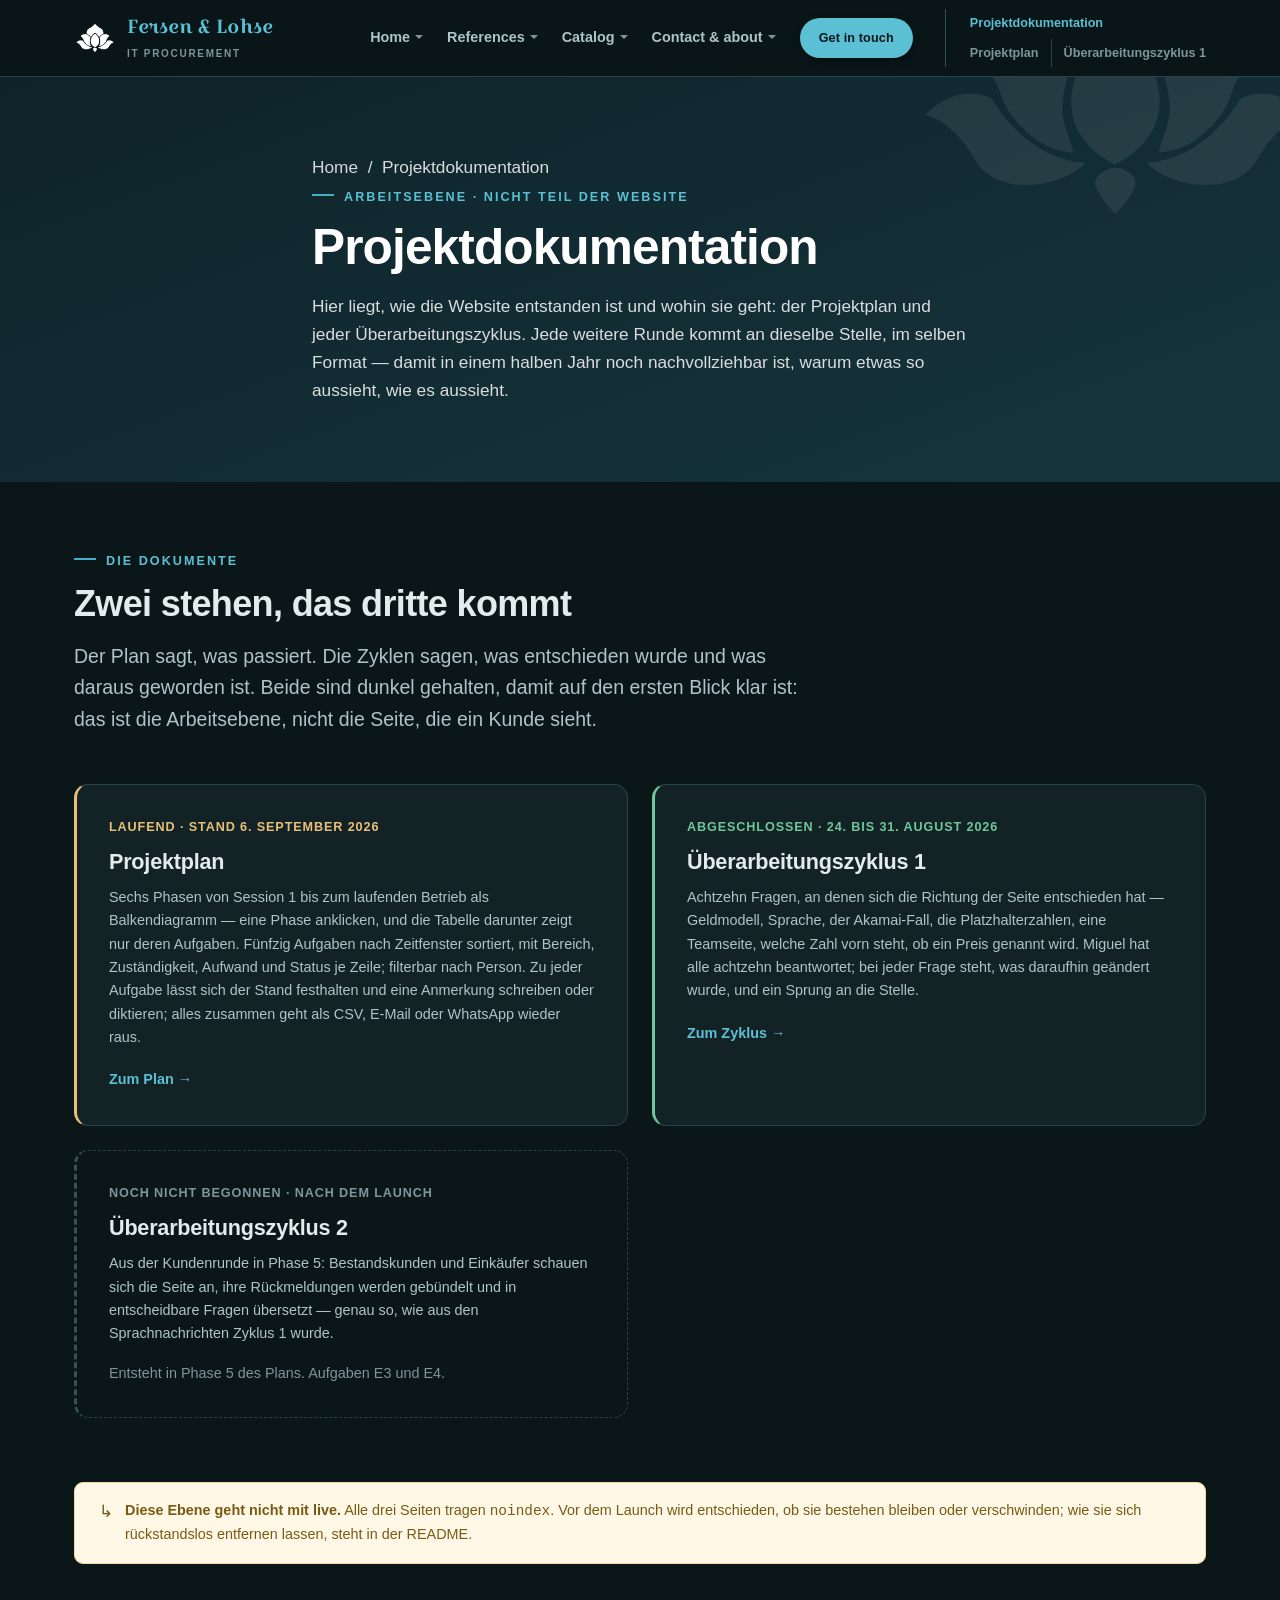
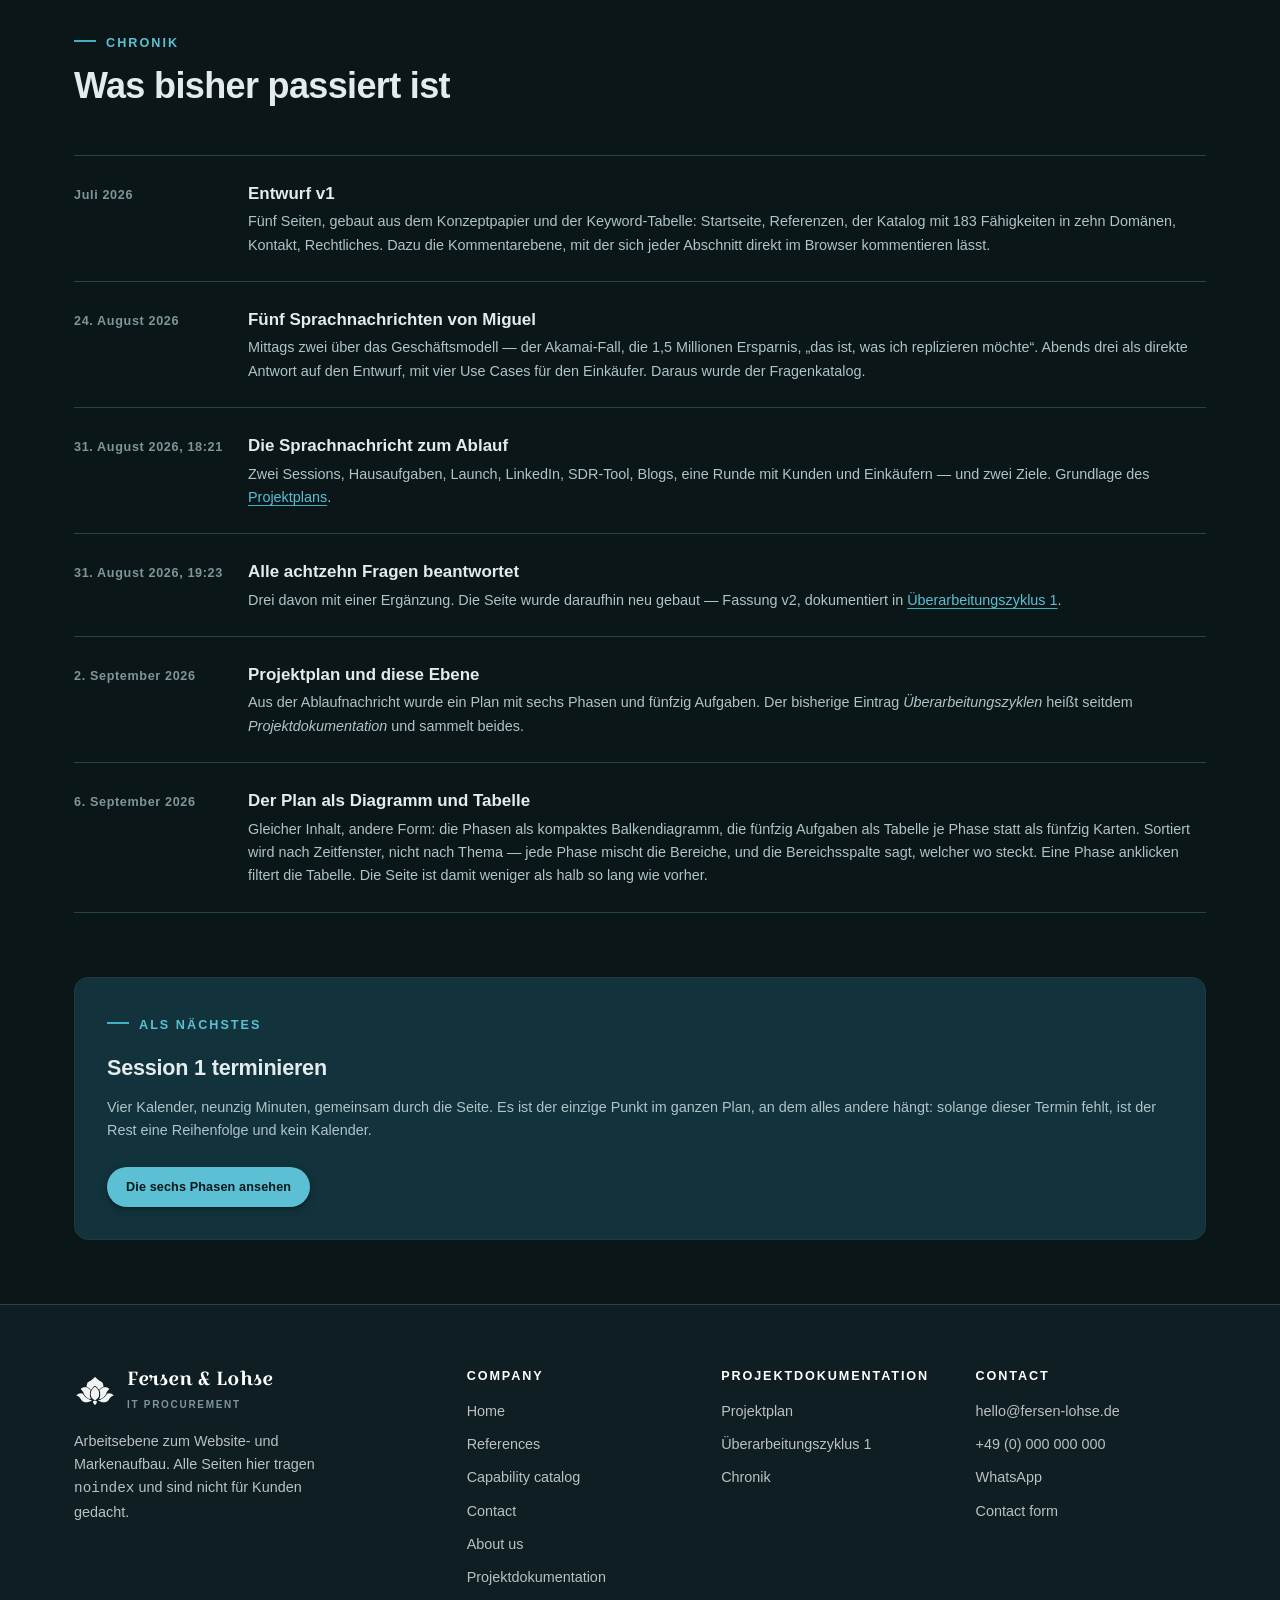
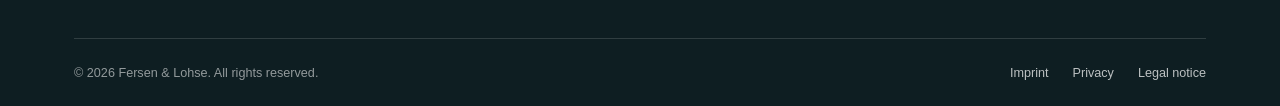
<file: project.html>
<!DOCTYPE html>
<html lang="de">
<head>
<meta charset="utf-8">
<meta name="viewport" content="width=device-width, initial-scale=1">
<title>Projektdokumentation — Fersen &amp; Lohse</title>
<meta name="description" content="Die Arbeitsebene zum Website- und Markenaufbau: der Projektplan und jeder Überarbeitungszyklus, dokumentiert an einer Stelle.">
<meta name="robots" content="noindex, nofollow">
<link rel="icon" href="assets/img/logo-mark.png">
<link rel="stylesheet" href="assets/css/site.css?v=20260908h">
<link rel="stylesheet" href="assets/css/workspace.css?v=20260908h">
<link rel="stylesheet" href="assets/css/plan.css?v=20260906c">
</head>
<body data-page="Projektdokumentation" class="dec-page">

<a class="btn btn--primary skip-link sr-only" href="#main">Zum Inhalt springen</a>

<!-- ============================================================ HEADER -->
<header class="site-header">
  <div class="container site-header__inner">
    <a class="brand" href="index.html">
      <img src="assets/img/logo-mark-white.png" alt="">
      <span>
        <span class="brand__name">Fersen &amp; Lohse</span>
        <span class="brand__tag">IT Procurement</span>
      </span>
    </a>
    <button class="nav-toggle" type="button" aria-expanded="false" aria-controls="primary-nav">
      <span></span><span class="sr-only">Menu</span>
    </button>
    <nav class="nav" id="primary-nav" aria-label="Primary">
      <span class="nav__item">
        <a href="index.html">Home</a>
        <span class="nav__sub">
          <!-- The hero is a section of the page like the nine under it, and the
               sub-menu that leaves it out is a map with the top of the page
               missing. Named for what it holds - the picture index - and not
               for the headline, which would read as a second "Home". -->
          <a href="index.html#home-overview">Overview</a>
          <a href="index.html#rev-home-problem">The challenge</a>
          <a href="index.html#rev-home-usecases">Your benefits</a>
          <a href="index.html#rev-home-services">What we do</a>
          <a href="index.html#rev-home-offers">Our engagements</a>
          <a href="index.html#rev-home-security">Security exposure</a>
          <a href="index.html#rev-home-model">Our pricing model</a>
          <a href="index.html#rev-home-process">How it works</a>
          <a href="index.html#rev-home-coverage">Our coverage</a>
          <a href="index.html#rev-home-why">Why us</a>
        </span>
      </span>
      <span class="nav__item">
        <a href="references.html">References</a>
        <span class="nav__sub">
          <a href="references.html#rev-references-case">The benchmark case</a>
          <a href="references.html#rev-references-cases">Client projects</a>
          <a href="references.html#rev-references-partners">Partners &amp; technologies</a>
          <a href="references.html#rev-references-testimonial">Client testimonial</a>
        </span>
      </span>
      <span class="nav__item">
        <a href="catalog.html">Catalog</a>
        <span class="nav__sub">
          <a href="catalog.html#web-performance-delivery">Web Performance &amp; Delivery</a>
          <a href="catalog.html#cloud-platform-operations">Cloud &amp; Platform Operations</a>
          <a href="catalog.html#network-sase">Network &amp; SASE</a>
          <a href="catalog.html#security-identity">Security &amp; Identity</a>
          <a href="catalog.html#application-code-security">Application &amp; Code Security</a>
          <a href="catalog.html#finops-risk-governance">FinOps, Risk &amp; Governance</a>
          <a href="catalog.html#cloud-hosting-infrastructure">Cloud Hosting &amp; Infrastructure</a>
          <a href="catalog.html#enterprise-saas-platforms">Enterprise &amp; SaaS Platforms</a>
          <a href="catalog.html#developer-edge-platform">Developer &amp; Edge Platform</a>
          <a href="catalog.html#video-streaming-analytics">Video &amp; Streaming Analytics</a>
        </span>
      </span>
      <span class="nav__item">
        <a href="contact.html">Contact &amp; about</a>
        <span class="nav__sub">
          <a href="contact.html#rev-contact-form">The intake form</a>
          <a href="contact.html#rev-contact-metrics">Metrics we need</a>
          <a href="contact.html#rev-contact-channels">Talk to us directly</a>
          <a href="contact.html#about">About us</a>
        </span>
      </span>
      <a class="btn btn--primary btn--sm" href="contact.html">Get in touch</a>
      <span class="nav__doc">
        <a class="nav__doc-main" href="project.html" aria-current="page">Projektdokumentation</a>
        <span class="nav__doc-sub">
          <a href="plan.html">Projektplan</a>
          <a href="decisions.html">Überarbeitungszyklus 1</a>
        </span>
      </span>
    </nav>
  </div>
</header>

<main id="main">

  <!-- ======================================================== PAGEHEAD -->
  <section class="pagehead">
    <div class="container pagehead__inner">
      <p class="breadcrumb"><a href="index.html">Home</a> &nbsp;/&nbsp; Projektdokumentation</p>
      <span class="eyebrow">Arbeitsebene · nicht Teil der Website</span>
      <h1>Projektdokumentation</h1>
      <p>
        Hier liegt, wie die Website entstanden ist und wohin sie geht: der Projektplan und
        jeder Überarbeitungszyklus. Jede weitere Runde kommt an dieselbe Stelle, im selben
        Format — damit in einem halben Jahr noch nachvollziehbar ist, warum etwas so aussieht,
        wie es aussieht.
      </p>
    </div>
  </section>

  <!-- ======================================================== DOKUMENTE -->
  <section class="section section--tight" id="dokumente">
    <div class="container">
      <div class="section__head">
        <span class="eyebrow">Die Dokumente</span>
        <h2>Zwei stehen, das dritte kommt</h2>
        <p class="lead">
          Der Plan sagt, was passiert. Die Zyklen sagen, was entschieden wurde und was daraus
          geworden ist. Beide sind dunkel gehalten, damit auf den ersten Blick klar ist: das
          ist die Arbeitsebene, nicht die Seite, die ein Kunde sieht.
        </p>
      </div>

      <div class="pl-hub">

        <a class="pl-doc pl-doc--live" href="plan.html">
          <span class="pl-doc__when">Laufend · Stand 6. September 2026</span>
          <h3>Projektplan</h3>
          <p>
            Sechs Phasen von Session 1 bis zum laufenden Betrieb als Balkendiagramm — eine
            Phase anklicken, und die Tabelle darunter zeigt nur deren Aufgaben. Fünfzig
            Aufgaben nach Zeitfenster sortiert, mit Bereich, Zuständigkeit, Aufwand und Status
            je Zeile; filterbar nach Person. Zu jeder Aufgabe lässt sich der Stand festhalten
            und eine Anmerkung schreiben oder diktieren; alles zusammen geht als CSV, E-Mail
            oder WhatsApp wieder raus.
          </p>
          <span class="pl-doc__more">Zum Plan</span>
        </a>

        <a class="pl-doc pl-doc--done" href="decisions.html">
          <span class="pl-doc__when">Abgeschlossen · 24. bis 31. August 2026</span>
          <h3>Überarbeitungszyklus 1</h3>
          <p>
            Achtzehn Fragen, an denen sich die Richtung der Seite entschieden hat — Geldmodell,
            Sprache, der Akamai-Fall, die Platzhalterzahlen, eine Teamseite, welche Zahl vorn
            steht, ob ein Preis genannt wird. Miguel hat alle achtzehn beantwortet; bei jeder
            Frage steht, was daraufhin geändert wurde, und ein Sprung an die Stelle.
          </p>
          <span class="pl-doc__more">Zum Zyklus</span>
        </a>

        <div class="pl-doc pl-doc--future">
          <span class="pl-doc__when">Noch nicht begonnen · nach dem Launch</span>
          <h3>Überarbeitungszyklus 2</h3>
          <p>
            Aus der Kundenrunde in Phase 5: Bestandskunden und Einkäufer schauen sich die
            Seite an, ihre Rückmeldungen werden gebündelt und in entscheidbare Fragen
            übersetzt — genau so, wie aus den Sprachnachrichten Zyklus 1 wurde.
          </p>
          <p style="color:var(--ink-3)">
            Entsteht in Phase 5 des Plans. Aufgaben E3 und E4.
          </p>
        </div>

      </div>
    </div>
  </section>

  <!-- ========================================================== CHRONIK -->
  <section class="section section--tight" id="chronik" style="padding-top:0">
    <div class="container">
      <div class="note" style="margin-bottom:var(--s8)">
        <span class="note__icon">↳</span>
        <p>
          <strong>Diese Ebene geht nicht mit live.</strong> Alle drei Seiten tragen
          <code>noindex</code>. Vor dem Launch wird entschieden, ob sie bestehen bleiben oder
          verschwinden; wie sie sich rückstandslos entfernen lassen, steht in der README.
        </p>
      </div>

      <div class="section__head">
        <span class="eyebrow">Chronik</span>
        <h2>Was bisher passiert ist</h2>
      </div>

      <ol class="pl-log">
        <li>
          <time datetime="2026-07">Juli 2026</time>
          <div class="pl-log__what">
            <strong>Entwurf v1</strong>
            <p>
              Fünf Seiten, gebaut aus dem Konzeptpapier und der Keyword-Tabelle: Startseite,
              Referenzen, der Katalog mit 183 Fähigkeiten in zehn Domänen, Kontakt, Rechtliches.
              Dazu die Kommentarebene, mit der sich jeder Abschnitt direkt im Browser
              kommentieren lässt.
            </p>
          </div>
        </li>
        <li>
          <time datetime="2026-08-24">24. August 2026</time>
          <div class="pl-log__what">
            <strong>Fünf Sprachnachrichten von Miguel</strong>
            <p>
              Mittags zwei über das Geschäftsmodell — der Akamai-Fall, die 1,5 Millionen
              Ersparnis, „das ist, was ich replizieren möchte“. Abends drei als direkte Antwort
              auf den Entwurf, mit vier Use Cases für den Einkäufer. Daraus wurde der
              Fragenkatalog.
            </p>
          </div>
        </li>
        <li>
          <time datetime="2026-08-31">31. August 2026, 18:21</time>
          <div class="pl-log__what">
            <strong>Die Sprachnachricht zum Ablauf</strong>
            <p>
              Zwei Sessions, Hausaufgaben, Launch, LinkedIn, SDR-Tool, Blogs, eine Runde mit
              Kunden und Einkäufern — und zwei Ziele. Grundlage des
              <a href="plan.html">Projektplans</a>.
            </p>
          </div>
        </li>
        <li>
          <time datetime="2026-08-31">31. August 2026, 19:23</time>
          <div class="pl-log__what">
            <strong>Alle achtzehn Fragen beantwortet</strong>
            <p>
              Drei davon mit einer Ergänzung. Die Seite wurde daraufhin neu gebaut — Fassung
              v2, dokumentiert in <a href="decisions.html">Überarbeitungszyklus 1</a>.
            </p>
          </div>
        </li>
        <li>
          <time datetime="2026-09-02">2. September 2026</time>
          <div class="pl-log__what">
            <strong>Projektplan und diese Ebene</strong>
            <p>
              Aus der Ablaufnachricht wurde ein Plan mit sechs Phasen und fünfzig Aufgaben. Der
              bisherige Eintrag <em>Überarbeitungszyklen</em> heißt seitdem
              <em>Projektdokumentation</em> und sammelt beides.
            </p>
          </div>
        </li>
        <li>
          <time datetime="2026-09-06">6. September 2026</time>
          <div class="pl-log__what">
            <strong>Der Plan als Diagramm und Tabelle</strong>
            <p>
              Gleicher Inhalt, andere Form: die Phasen als kompaktes Balkendiagramm, die
              fünfzig Aufgaben als Tabelle je Phase statt als fünfzig Karten. Sortiert wird
              nach Zeitfenster, nicht nach Thema — jede Phase mischt die Bereiche, und die
              Bereichsspalte sagt, welcher wo steckt. Eine Phase anklicken filtert die
              Tabelle. Die Seite ist damit weniger als halb so lang wie vorher.
            </p>
          </div>
        </li>
      </ol>
    </div>
  </section>

  <!-- ============================================================== CTA -->
  <section class="section section--tight" style="padding-top:0">
    <div class="container">
      <div class="pl-src">
        <span class="eyebrow">Als Nächstes</span>
        <h3 style="margin-top:var(--s2)">Session 1 terminieren</h3>
        <p style="font-size:var(--fs-sm);color:var(--ink-2)">
          Vier Kalender, neunzig Minuten, gemeinsam durch die Seite. Es ist der einzige Punkt
          im ganzen Plan, an dem alles andere hängt: solange dieser Termin fehlt, ist der Rest
          eine Reihenfolge und kein Kalender.
        </p>
        <p style="margin-top:var(--s5)">
          <a class="btn btn--primary btn--sm" href="plan.html#zeitplan">Die sechs Phasen ansehen</a>
        </p>
      </div>
    </div>
  </section>

</main>

<!-- ============================================================ FOOTER -->
<footer class="site-footer">
  <div class="container">
    <div class="site-footer__grid">
      <div>
        <a class="brand" href="index.html" style="margin-bottom:var(--s4)">
          <img src="assets/img/logo-mark.png" alt="">
          <span>
            <span class="brand__name">Fersen &amp; Lohse</span>
            <span class="brand__tag">IT Procurement</span>
          </span>
        </a>
        <p style="max-width:32ch">
          Arbeitsebene zum Website- und Markenaufbau. Alle Seiten hier tragen
          <code>noindex</code> und sind nicht für Kunden gedacht.
        </p>
      </div>

      <div>
        <h4>Company</h4>
        <ul>
          <li><a href="index.html">Home</a></li>
          <li><a href="references.html">References</a></li>
          <li><a href="catalog.html">Capability catalog</a></li>
          <li><a href="contact.html">Contact</a></li>
          <li><a href="contact.html#about">About us</a></li>
          <li><a href="project.html">Projektdokumentation</a></li>
        </ul>
      </div>

      <div>
        <h4>Projektdokumentation</h4>
        <ul>
          <li><a href="plan.html">Projektplan</a></li>
          <li><a href="decisions.html">Überarbeitungszyklus 1</a></li>
          <li><a href="#chronik">Chronik</a></li>
        </ul>
      </div>

      <div>
        <h4>Contact</h4>
        <ul>
          <li><a href="#" data-contact="email">hello@fersen-lohse.de</a></li>
          <li><a href="#" data-contact="phone">+49 (0) 000 000 000</a></li>
          <li><a href="#" data-contact="whatsapp">WhatsApp</a></li>
          <li><a href="contact.html">Contact form</a></li>
        </ul>
      </div>
    </div>

    <div class="footer-bottom">
      <span>© <span data-year>2026</span> Fersen &amp; Lohse. All rights reserved.</span>
      <ul>
        <li><a href="legal.html#imprint">Imprint</a></li>
        <li><a href="legal.html#privacy">Privacy</a></li>
        <li><a href="legal.html#imprint">Legal notice</a></li>
      </ul>
    </div>
  </div>
</footer>

<script src="assets/js/site.js?v=20260908h"></script>
</body>
</html>
</file>
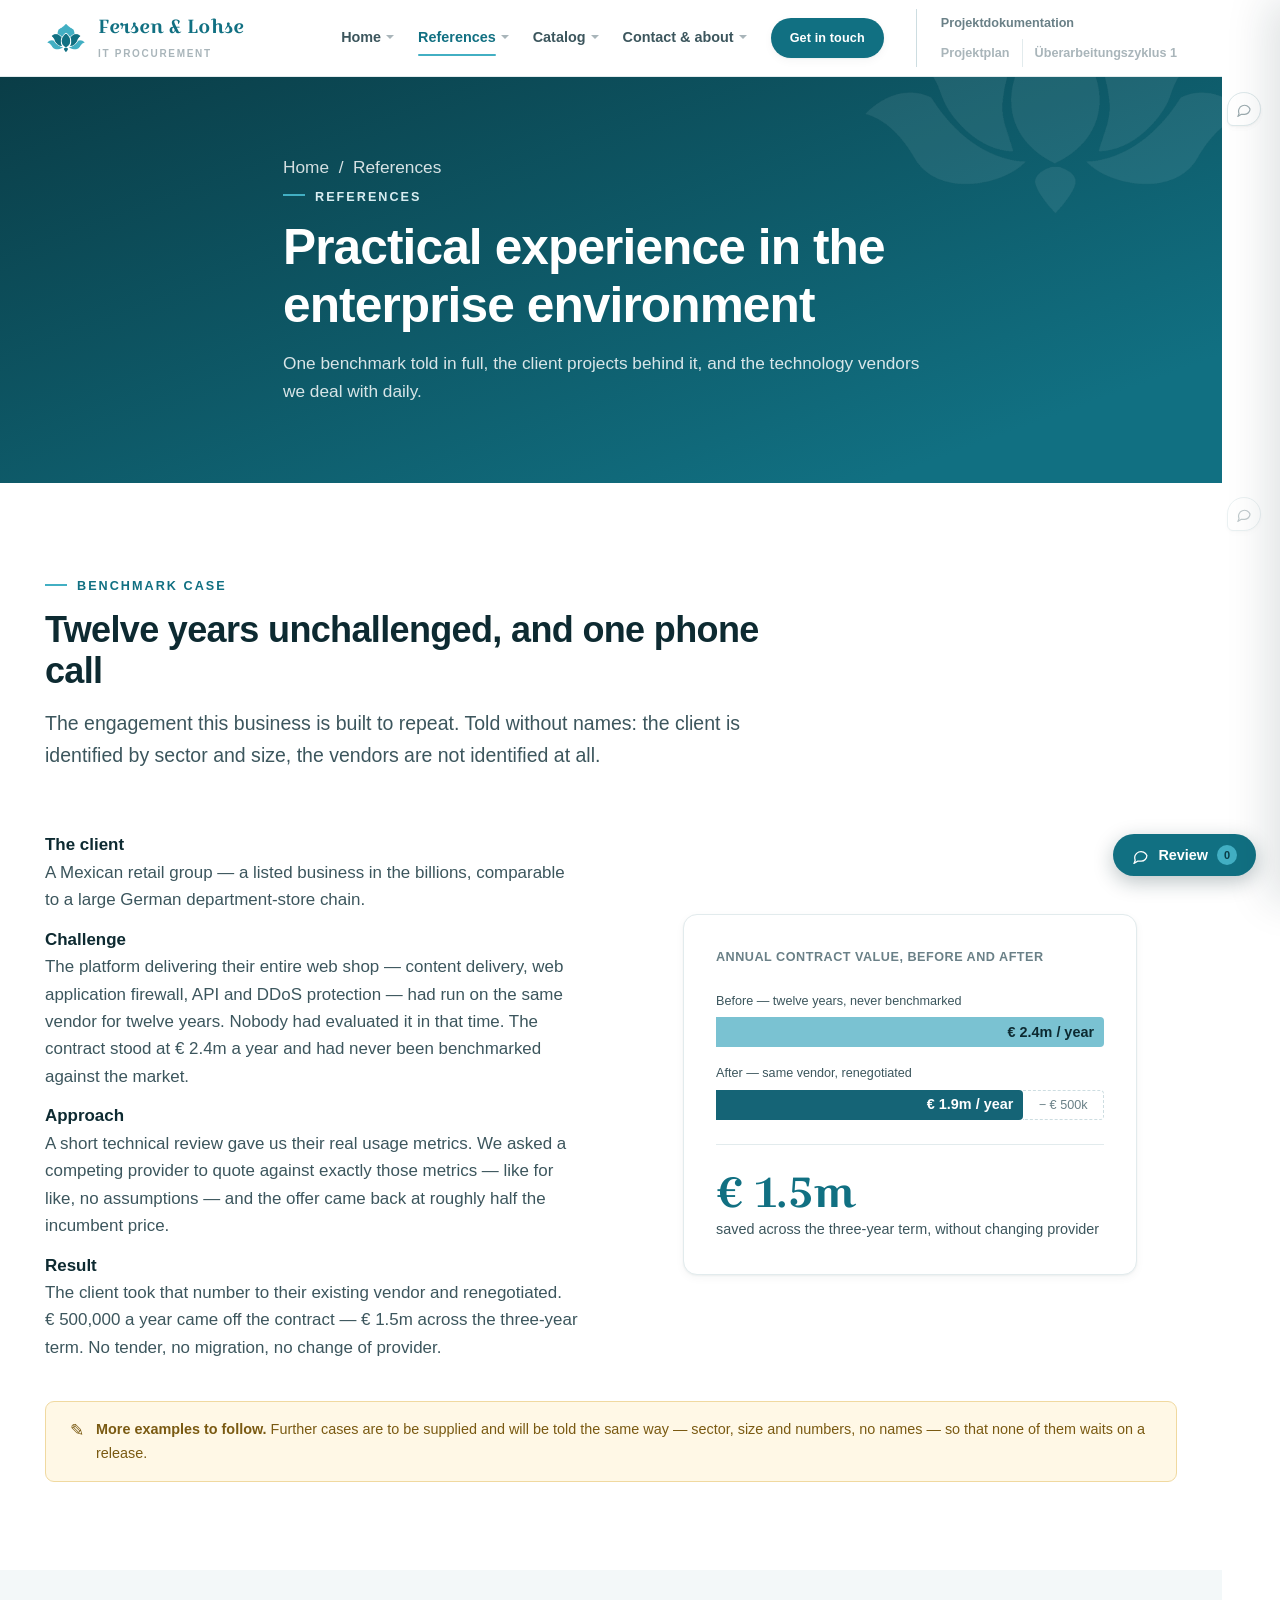
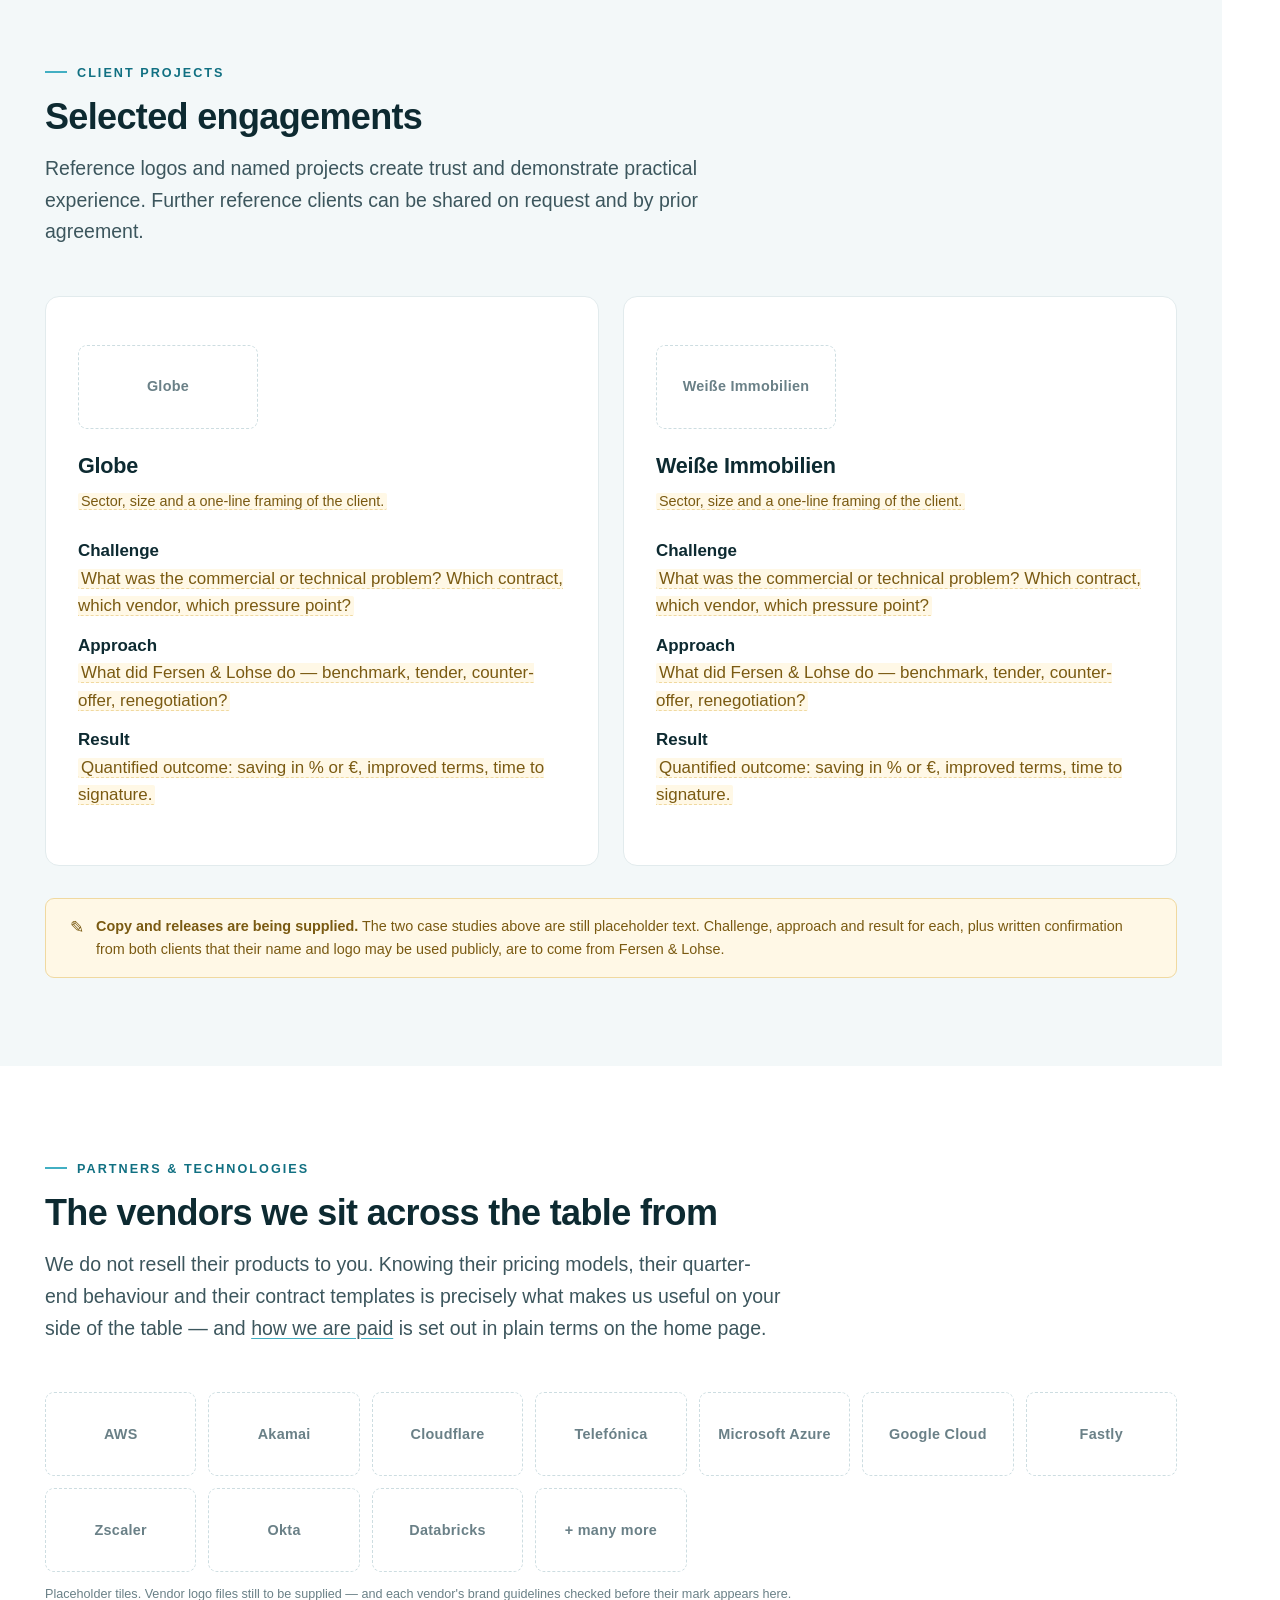
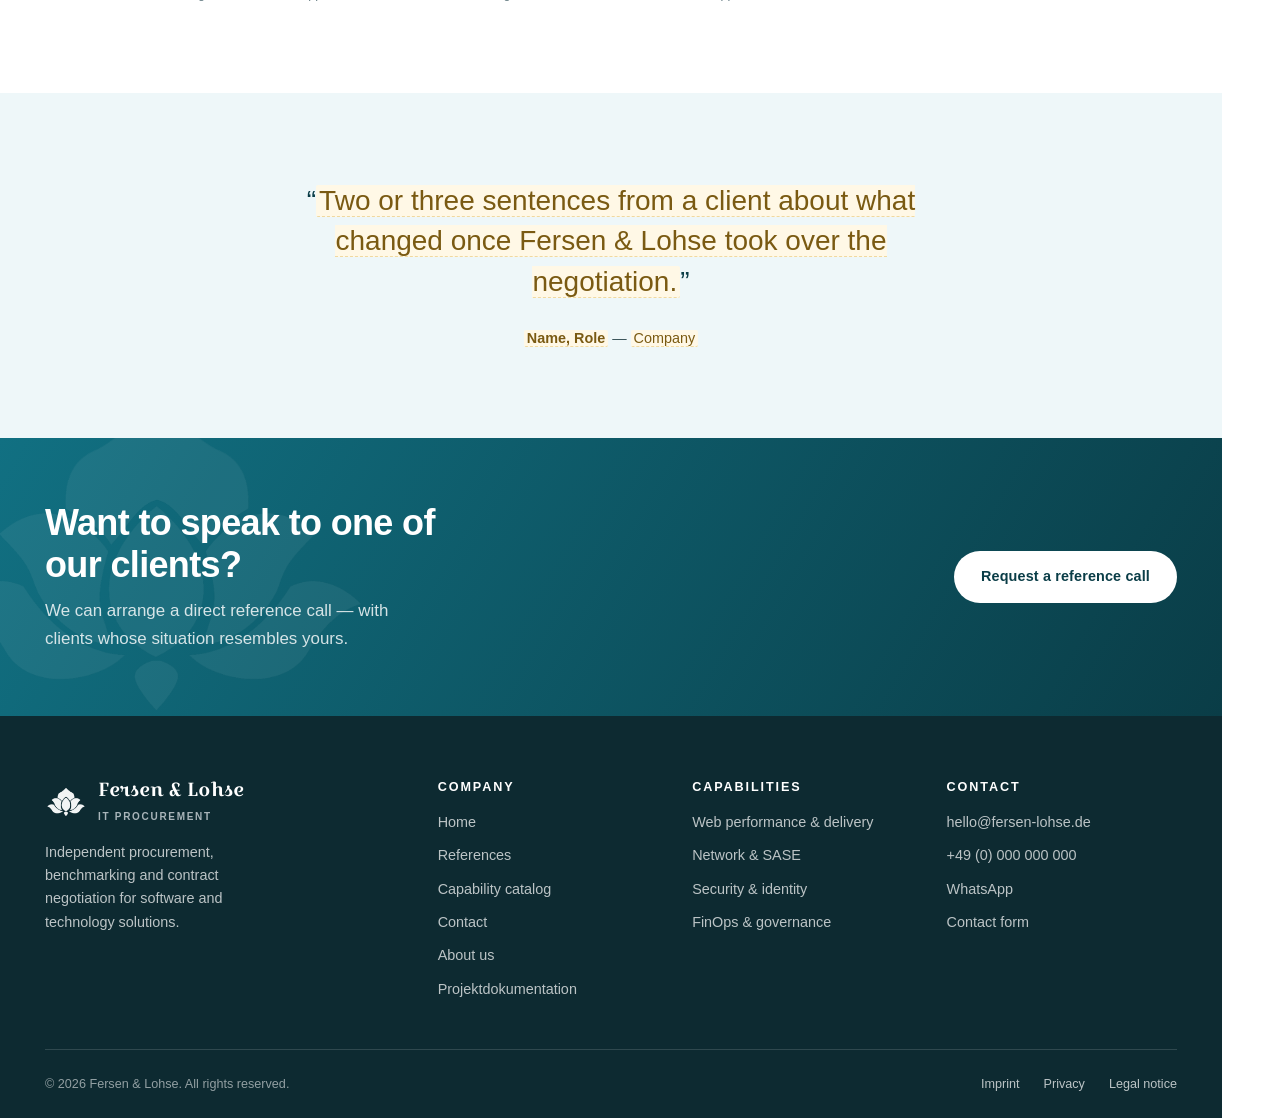
<file: references.html>
<!DOCTYPE html>
<html lang="en">
<head>
<meta charset="utf-8">
<meta name="viewport" content="width=device-width, initial-scale=1">
<title>References — Fersen &amp; Lohse</title>
<meta name="description" content="The benchmark case in full, selected client projects, and the technology vendors we negotiate with.">
<meta name="robots" content="noindex, nofollow">
<link rel="icon" href="assets/img/logo-mark.png">
<link rel="stylesheet" href="assets/css/site.css?v=20260908h">
<link rel="stylesheet" href="assets/css/review.css?v=20260907">
</head>
<body data-page="References">

<a class="btn btn--primary skip-link sr-only" href="#main">Skip to content</a>

<!-- ============================================================ HEADER -->
<header class="site-header" data-review-id="global.header" data-review-label="Header &amp; navigation">
  <div class="container site-header__inner">
    <a class="brand" href="index.html">
      <img src="assets/img/logo-mark.png" alt="">
      <span>
        <span class="brand__name">Fersen &amp; Lohse</span>
        <span class="brand__tag">IT Procurement</span>
      </span>
    </a>
    <button class="nav-toggle" type="button" aria-expanded="false" aria-controls="primary-nav">
      <span></span><span class="sr-only">Menu</span>
    </button>
    <nav class="nav" id="primary-nav" aria-label="Primary">
      <span class="nav__item">
        <a href="index.html">Home</a>
        <span class="nav__sub">
          <!-- The hero is a section of the page like the nine under it, and the
               sub-menu that leaves it out is a map with the top of the page
               missing. Named for what it holds - the picture index - and not
               for the headline, which would read as a second "Home". -->
          <a href="index.html#home-overview">Overview</a>
          <a href="index.html#rev-home-problem">The challenge</a>
          <a href="index.html#rev-home-usecases">Your benefits</a>
          <a href="index.html#rev-home-services">What we do</a>
          <a href="index.html#rev-home-offers">Our engagements</a>
          <a href="index.html#rev-home-security">Security exposure</a>
          <a href="index.html#rev-home-model">Our pricing model</a>
          <a href="index.html#rev-home-process">How it works</a>
          <a href="index.html#rev-home-coverage">Our coverage</a>
          <a href="index.html#rev-home-why">Why us</a>
        </span>
      </span>
      <span class="nav__item">
        <a href="references.html" aria-current="page">References</a>
        <span class="nav__sub">
          <a href="references.html#rev-references-case">The benchmark case</a>
          <a href="references.html#rev-references-cases">Client projects</a>
          <a href="references.html#rev-references-partners">Partners &amp; technologies</a>
          <a href="references.html#rev-references-testimonial">Client testimonial</a>
        </span>
      </span>
      <span class="nav__item">
        <a href="catalog.html">Catalog</a>
        <span class="nav__sub">
          <a href="catalog.html#web-performance-delivery">Web Performance &amp; Delivery</a>
          <a href="catalog.html#cloud-platform-operations">Cloud &amp; Platform Operations</a>
          <a href="catalog.html#network-sase">Network &amp; SASE</a>
          <a href="catalog.html#security-identity">Security &amp; Identity</a>
          <a href="catalog.html#application-code-security">Application &amp; Code Security</a>
          <a href="catalog.html#finops-risk-governance">FinOps, Risk &amp; Governance</a>
          <a href="catalog.html#cloud-hosting-infrastructure">Cloud Hosting &amp; Infrastructure</a>
          <a href="catalog.html#enterprise-saas-platforms">Enterprise &amp; SaaS Platforms</a>
          <a href="catalog.html#developer-edge-platform">Developer &amp; Edge Platform</a>
          <a href="catalog.html#video-streaming-analytics">Video &amp; Streaming Analytics</a>
        </span>
      </span>
      <span class="nav__item">
        <a href="contact.html">Contact &amp; about</a>
        <span class="nav__sub">
          <a href="contact.html#rev-contact-form">The intake form</a>
          <a href="contact.html#rev-contact-metrics">Metrics we need</a>
          <a href="contact.html#rev-contact-channels">Talk to us directly</a>
          <a href="contact.html#about">About us</a>
        </span>
      </span>
      <a class="btn btn--primary btn--sm" href="contact.html">Get in touch</a>
      <span class="nav__doc">
        <a class="nav__doc-main" href="project.html">Projektdokumentation</a>
        <span class="nav__doc-sub">
          <a href="plan.html">Projektplan</a>
          <a href="decisions.html">Überarbeitungszyklus 1</a>
        </span>
      </span>
    </nav>
  </div>
</header>

<main id="main">

  <section class="pagehead" id="rev-references-head" data-review-id="references.head" data-review-label="References — Page header">
    <div class="container pagehead__inner">
      <p class="breadcrumb"><a href="index.html">Home</a> &nbsp;/&nbsp; References</p>
      <span class="eyebrow">References</span>
      <h1>Practical experience in the enterprise environment</h1>
      <p>
        One benchmark told in full, the client projects behind it, and the technology
        vendors we deal with daily.
      </p>
    </div>
  </section>

  <!-- ==================================================== BENCHMARK CASE -->
  <!-- Decision 04: the case may be told, anonymised — no client name, no vendor
       names, so nothing here needs a release. -->
  <section class="section" id="rev-references-case" data-review-id="references.case" data-review-label="References — The benchmark case (anonymised)">
    <div class="container">
      <div class="section__head">
        <span class="eyebrow">Benchmark case</span>
        <h2>Twelve years unchallenged, and one phone call</h2>
        <p class="lead">
          The engagement this business is built to repeat. Told without names: the client is
          identified by sector and size, the vendors are not identified at all.
        </p>
      </div>

      <div class="case">
        <div>
          <dl class="prose" style="margin:0">
            <dt>The client</dt>
            <dd>
              A Mexican retail group — a listed business in the billions, comparable to a
              large German department-store chain.
            </dd>
            <dt>Challenge</dt>
            <dd>
              The platform delivering their entire web shop — content delivery, web
              application firewall, API and DDoS protection — had run on the same vendor for
              twelve years. Nobody had evaluated it in that time. The contract stood at
              €&nbsp;2.4m a year and had never been benchmarked against the market.
            </dd>
            <dt>Approach</dt>
            <dd>
              A short technical review gave us their real usage metrics. We asked a competing
              provider to quote against exactly those metrics — like for like, no assumptions —
              and the offer came back at roughly half the incumbent price.
            </dd>
            <dt>Result</dt>
            <dd>
              The client took that number to their existing vendor and renegotiated.
              €&nbsp;500,000 a year came off the contract — €&nbsp;1.5m across the three-year
              term. No tender, no migration, no change of provider.
            </dd>
          </dl>
        </div>

        <figure class="case__figure">
          <figcaption>Annual contract value, before and after</figcaption>
          <div class="compare">
            <div class="compare__row">
              <span class="compare__label">Before — twelve years, never benchmarked</span>
              <div class="compare__track">
                <div class="compare__bar compare__bar--before" style="width:100%">€&nbsp;2.4m / year</div>
              </div>
            </div>
            <div class="compare__row">
              <span class="compare__label">After — same vendor, renegotiated</span>
              <div class="compare__track">
                <div class="compare__bar compare__bar--after" style="width:79.2%">€&nbsp;1.9m / year</div>
                <div class="compare__delta" style="left:79.2%;right:0">− €&nbsp;500k</div>
              </div>
            </div>
          </div>
          <div class="case__result">
            <strong>€&nbsp;1.5m</strong>
            <span>saved across the three-year term, without changing provider</span>
          </div>
        </figure>
      </div>

      <div class="note" style="margin-top:var(--s6)">
        <span class="note__icon" aria-hidden="true">✎</span>
        <div>
          <strong>More examples to follow.</strong>
          Further cases are to be supplied and will be told the same way — sector, size and
          numbers, no names — so that none of them waits on a release.
        </div>
      </div>
    </div>
  </section>

  <!-- ==================================================== CASE STUDIES -->
  <section class="section section--alt" id="rev-references-cases" data-review-id="references.cases" data-review-label="References — Client case studies">
    <div class="container">
      <div class="section__head">
        <span class="eyebrow">Client projects</span>
        <h2>Selected engagements</h2>
        <p class="lead">
          Reference logos and named projects create trust and demonstrate practical experience.
          Further reference clients can be shared on request and by prior agreement.
        </p>
      </div>

      <div class="grid grid--2">
        <article class="card" style="padding:var(--s7) var(--s6)">
          <div class="logowall__item" style="max-width:180px;margin-bottom:var(--s5)">Globe</div>
          <h3>Globe</h3>
          <p style="margin-bottom:var(--s5)"><span class="ph">Sector, size and a one-line framing of the client.</span></p>
          <dl class="prose" style="margin:0">
            <dt>Challenge</dt>
            <dd><span class="ph">What was the commercial or technical problem? Which contract, which vendor, which pressure point?</span></dd>
            <dt>Approach</dt>
            <dd><span class="ph">What did Fersen &amp; Lohse do — benchmark, tender, counter-offer, renegotiation?</span></dd>
            <dt>Result</dt>
            <dd><span class="ph">Quantified outcome: saving in % or €, improved terms, time to signature.</span></dd>
          </dl>
        </article>

        <article class="card" style="padding:var(--s7) var(--s6)">
          <div class="logowall__item" style="max-width:180px;margin-bottom:var(--s5)">Weiße Immobilien</div>
          <h3>Weiße Immobilien</h3>
          <p style="margin-bottom:var(--s5)"><span class="ph">Sector, size and a one-line framing of the client.</span></p>
          <dl class="prose" style="margin:0">
            <dt>Challenge</dt>
            <dd><span class="ph">What was the commercial or technical problem? Which contract, which vendor, which pressure point?</span></dd>
            <dt>Approach</dt>
            <dd><span class="ph">What did Fersen &amp; Lohse do — benchmark, tender, counter-offer, renegotiation?</span></dd>
            <dt>Result</dt>
            <dd><span class="ph">Quantified outcome: saving in % or €, improved terms, time to signature.</span></dd>
          </dl>
        </article>
      </div>

      <div class="note" style="margin-top:var(--s6)">
        <span class="note__icon" aria-hidden="true">✎</span>
        <div>
          <strong>Copy and releases are being supplied.</strong>
          The two case studies above are still placeholder text. Challenge, approach and
          result for each, plus written confirmation from both clients that their name and
          logo may be used publicly, are to come from Fersen &amp; Lohse.
        </div>
      </div>
    </div>
  </section>

  <!-- ======================================================== PARTNERS -->
  <section class="section" id="rev-references-partners" data-review-id="references.partners" data-review-label="References — Partners &amp; technologies">
    <div class="container">
      <div class="section__head">
        <span class="eyebrow">Partners &amp; technologies</span>
        <h2>The vendors we sit across the table from</h2>
        <p class="lead">
          We do not resell their products to you. Knowing their pricing models, their
          quarter-end behaviour and their contract templates is precisely what makes us
          useful on your side of the table — and
          <a href="index.html#rev-home-model" style="color:inherit">how we are paid</a>
          is set out in plain terms on the home page.
        </p>
      </div>
      <div class="logowall">
        <div class="logowall__item">AWS</div>
        <div class="logowall__item">Akamai</div>
        <div class="logowall__item">Cloudflare</div>
        <div class="logowall__item">Telefónica</div>
        <div class="logowall__item">Microsoft Azure</div>
        <div class="logowall__item">Google Cloud</div>
        <div class="logowall__item">Fastly</div>
        <div class="logowall__item">Zscaler</div>
        <div class="logowall__item">Okta</div>
        <div class="logowall__item">Databricks</div>
        <div class="logowall__item">+ many more</div>
      </div>
      <p class="field__hint" style="margin-top:var(--s3)">
        Placeholder tiles. Vendor logo files still to be supplied — and each vendor's brand
        guidelines checked before their mark appears here.
      </p>
    </div>
  </section>

  <!-- ===================================================== TESTIMONIAL -->
  <section class="section section--tint" id="rev-references-testimonial" data-review-id="references.testimonial" data-review-label="References — Client testimonial">
    <div class="container">
      <blockquote style="max-width:44rem;margin:0 auto;text-align:center">
        <p style="font-family:var(--font-sans);font-size:clamp(1.25rem,1rem + 1.1vw,1.75rem);line-height:1.45;color:var(--deep-900)">
          “<span class="ph">Two or three sentences from a client about what changed once
          Fersen &amp; Lohse took over the negotiation.</span>”
        </p>
        <footer style="margin-top:var(--s5);font-size:var(--fs-sm);color:var(--ink-2)">
          <strong class="ph">Name, Role</strong> — <span class="ph">Company</span>
        </footer>
      </blockquote>
    </div>
  </section>

  <!-- ============================================================= CTA -->
  <section class="section section--tight cta" id="rev-references-cta" data-review-id="references.cta" data-review-label="References — Closing call to action">
    <div class="container cta__inner">
      <div>
        <h2>Want to speak to one of our clients?</h2>
        <p>We can arrange a direct reference call — with clients whose situation resembles yours.</p>
      </div>
      <div class="cta__actions">
        <a class="btn btn--onDark" href="contact.html">Request a reference call</a>
      </div>
    </div>
  </section>

</main>

<!-- ============================================================ FOOTER -->
<footer class="site-footer" data-review-id="global.footer" data-review-label="Footer &amp; imprint links">
  <div class="container">
    <div class="site-footer__grid">
      <div>
        <a class="brand" href="index.html" style="margin-bottom:var(--s4)">
          <img src="assets/img/logo-mark.png" alt="">
          <span>
            <span class="brand__name">Fersen &amp; Lohse</span>
            <span class="brand__tag">IT Procurement</span>
          </span>
        </a>
        <p style="max-width:30ch">
          Independent procurement, benchmarking and contract negotiation for software and
          technology solutions.
        </p>
      </div>

      <div>
        <h4>Company</h4>
        <ul>
          <li><a href="index.html">Home</a></li>
          <li><a href="references.html">References</a></li>
          <li><a href="catalog.html">Capability catalog</a></li>
          <li><a href="contact.html">Contact</a></li>
          <li><a href="contact.html#about">About us</a></li>
          <li><a href="project.html">Projektdokumentation</a></li>
        </ul>
      </div>

      <div>
        <h4>Capabilities</h4>
        <ul>
          <li><a href="catalog.html#web-performance-delivery">Web performance &amp; delivery</a></li>
          <li><a href="catalog.html#network-sase">Network &amp; SASE</a></li>
          <li><a href="catalog.html#security-identity">Security &amp; identity</a></li>
          <li><a href="catalog.html#finops-risk-governance">FinOps &amp; governance</a></li>
        </ul>
      </div>

      <div>
        <h4>Contact</h4>
        <ul>
          <li><a href="#" data-contact="email">hello@fersen-lohse.de</a></li>
          <li><a href="#" data-contact="phone">+49 (0) 000 000 000</a></li>
          <li><a href="#" data-contact="whatsapp">WhatsApp</a></li>
          <li><a href="contact.html">Contact form</a></li>
        </ul>
      </div>
    </div>

    <div class="footer-bottom">
      <span>© <span data-year>2026</span> Fersen &amp; Lohse. All rights reserved.</span>
      <ul>
        <li><a href="legal.html#imprint">Imprint</a></li>
        <li><a href="legal.html#privacy">Privacy</a></li>
        <li><a href="legal.html#imprint">Legal notice</a></li>
      </ul>
    </div>
  </div>
</footer>

<script src="assets/js/site.js?v=20260908h"></script>
<script src="assets/js/handoff.js"></script>
<script src="assets/js/dictation.js?v=20260907"></script>
<script src="assets/js/review.js?v=20260907"></script>
</body>
</html>
</file>
<file: assets/css/site.css>
/* ==========================================================================
   Fersen & Lohse — design system
   Palette sampled directly from PNGs/Big Lotus Blue.png:
     #117082 deep teal (petals)   #42AFC3 light teal (outer petals)
     #A9B5BA grey-blue (wordmark)
   ========================================================================== */

@font-face {
  font-family: "Croissant One";
  src: url("../fonts/CroissantOne-Regular.ttf") format("truetype");
  font-weight: 400;
  font-style: normal;
  font-display: swap;
}

:root {
  /* Brand */
  --deep: #117082;
  --deep-700: #0d5a69;
  --deep-900: #0a3d47;
  --light: #42afc3;
  --light-soft: #d9eef2;
  --light-tint: #eef7f9;
  --mute: #a9b5ba;

  /* Neutrals */
  --ink: #0d2a31;
  --ink-2: #3c565d;
  --ink-3: #6a8087;
  --paper: #ffffff;
  --paper-alt: #f3f8f9;
  --line: #e2ebed;
  --line-strong: #cddde1;

  /* Signals */
  --warn-bg: #fff8e6;
  --warn-line: #f0d9a0;
  --warn-ink: #7a5a12;
  --danger: #a3372c;

  /* Type scale (fluid) */
  --fs-hero: clamp(2.4rem, 1.4rem + 3.6vw, 4.2rem);
  --fs-h1: clamp(2rem, 1.4rem + 2.2vw, 3.1rem);
  --fs-h2: clamp(1.55rem, 1.2rem + 1.4vw, 2.25rem);
  --fs-h3: clamp(1.12rem, 1rem + 0.45vw, 1.35rem);
  --fs-body: clamp(1rem, 0.97rem + 0.15vw, 1.06rem);
  --fs-sm: 0.9rem;
  --fs-xs: 0.79rem;

  /* Space scale */
  --s1: 4px;  --s2: 8px;   --s3: 12px;  --s4: 16px;  --s5: 24px;
  --s6: 32px; --s7: 48px;  --s8: 64px;  --s9: 88px;  --s10: 120px;

  --radius: 14px;
  --radius-sm: 9px;
  --radius-pill: 999px;
  --container: 1180px;

  --shadow-sm: 0 1px 2px rgba(13, 42, 49, .05), 0 3px 10px rgba(13, 42, 49, .04);
  --shadow-md: 0 4px 12px rgba(13, 42, 49, .07), 0 16px 40px rgba(13, 42, 49, .07);

  --font-display: "Croissant One", Georgia, "Times New Roman", serif;
  --font-sans: -apple-system, BlinkMacSystemFont, "Segoe UI", Roboto,
    "Helvetica Neue", Arial, "Noto Sans", sans-serif;
}

/* --------------------------------------------------------------- reset -- */

*, *::before, *::after { box-sizing: border-box; }

html { -webkit-text-size-adjust: 100%; scroll-behavior: smooth; }

body {
  margin: 0;
  font-family: var(--font-sans);
  font-size: var(--fs-body);
  line-height: 1.62;
  color: var(--ink);
  background: var(--paper);
  -webkit-font-smoothing: antialiased;
  overflow-x: hidden;
}

img { max-width: 100%; height: auto; display: block; }

h1, h2, h3, h4 {
  margin: 0 0 var(--s4);
  line-height: 1.16;
  letter-spacing: -0.018em;
  color: var(--ink);
  font-weight: 650;
}
h1 { font-size: var(--fs-h1); }
h2 { font-size: var(--fs-h2); }
h3 { font-size: var(--fs-h3); letter-spacing: -0.01em; }

p { margin: 0 0 var(--s4); }
p:last-child { margin-bottom: 0; }

a { color: var(--deep); text-decoration-color: var(--light); text-underline-offset: 3px; }
a:hover { color: var(--deep-700); }

ul { margin: 0 0 var(--s4); padding-left: 1.15em; }
li + li { margin-top: var(--s2); }

:focus-visible {
  outline: 3px solid var(--light);
  outline-offset: 2px;
  border-radius: 3px;
}

::selection { background: var(--light-soft); color: var(--deep-900); }

@media (prefers-reduced-motion: reduce) {
  html { scroll-behavior: auto; }
  *, *::before, *::after {
    animation-duration: .01ms !important;
    transition-duration: .01ms !important;
  }
}

/* ------------------------------------------------------------- layout -- */

.container {
  width: 100%;
  max-width: var(--container);
  margin-inline: auto;
  padding-inline: var(--s5);
}

.section { padding-block: var(--s9); position: relative; }
.section--tight { padding-block: var(--s8); }
.section--alt { background: var(--paper-alt); }
.section--tint { background: var(--light-tint); }

.section__head { max-width: 46rem; margin-bottom: var(--s7); }
/* No user on the home page since the process section stopped being a banner and
   put its head in a visual__body beside the picture. Kept, like --banner and
   --tile: a centred head is an arrangement this system should go on offering,
   and it is two lines. */
.section__head--center { margin-inline: auto; text-align: center; }

.eyebrow {
  display: inline-block;
  font-size: var(--fs-xs);
  font-weight: 700;
  letter-spacing: .16em;
  text-transform: uppercase;
  color: var(--deep);
  margin-bottom: var(--s3);
}
.eyebrow::before {
  content: "";
  display: inline-block;
  width: 22px; height: 2px;
  background: var(--light);
  vertical-align: middle;
  margin-right: 10px;
  transform: translateY(-2px);
}
.section__head--center .eyebrow::before { display: none; }

.lead { font-size: clamp(1.05rem, 1rem + 0.35vw, 1.22rem); color: var(--ink-2); }

.grid { display: grid; gap: var(--s5); }
.grid--2 { grid-template-columns: repeat(auto-fit, minmax(300px, 1fr)); }
.grid--3 { grid-template-columns: repeat(auto-fit, minmax(280px, 1fr)); }
.grid--4 { grid-template-columns: repeat(auto-fit, minmax(215px, 1fr)); }

.sr-only {
  position: absolute; width: 1px; height: 1px;
  padding: 0; margin: -1px; overflow: hidden;
  clip: rect(0 0 0 0); white-space: nowrap; border: 0;
}

/* ------------------------------------------------------------ buttons -- */

.btn {
  display: inline-flex;
  align-items: center;
  justify-content: center;
  gap: var(--s2);
  padding: 13px 26px;
  border: 1.5px solid transparent;
  border-radius: var(--radius-pill);
  font: inherit;
  font-size: var(--fs-sm);
  font-weight: 650;
  letter-spacing: .01em;
  text-decoration: none;
  cursor: pointer;
  transition: background-color .18s ease, color .18s ease,
              border-color .18s ease, transform .18s ease, box-shadow .18s ease;
}
.btn:hover { transform: translateY(-1px); }
.btn:active { transform: translateY(0); }

.btn--primary { background: var(--deep); color: #fff; box-shadow: var(--shadow-sm); }
.btn--primary:hover { background: var(--deep-700); color: #fff; }

.btn--ghost { background: transparent; color: var(--deep); border-color: var(--line-strong); }
.btn--ghost:hover { background: var(--light-tint); border-color: var(--light); color: var(--deep); }

.btn--onDark { background: #fff; color: var(--deep-900); }
.btn--onDark:hover { background: var(--light-tint); color: var(--deep-900); }

.btn--outlineDark { background: transparent; color: #fff; border-color: rgba(255,255,255,.55); }
.btn--outlineDark:hover { background: rgba(255,255,255,.12); color: #fff; }

.btn--sm { padding: 9px 18px; font-size: var(--fs-xs); }
.btn--block { width: 100%; }

.link-arrow {
  display: inline-flex; align-items: center; gap: 7px;
  font-weight: 650; font-size: var(--fs-sm);
  text-decoration: none; color: var(--deep);
}
.link-arrow::after { content: "→"; transition: transform .18s ease; }
.link-arrow:hover::after { transform: translateX(4px); }

/* ------------------------------------------------------------- header -- */

.site-header {
  position: sticky; top: 0; z-index: 60;
  background: rgba(255, 255, 255, .92);
  backdrop-filter: saturate(180%) blur(12px);
  border-bottom: 1px solid var(--line);
}
.site-header__inner {
  display: flex; align-items: center; gap: var(--s5);
  min-height: 76px;
}
.brand { display: flex; align-items: center; gap: 11px; text-decoration: none; margin-right: auto; }
.brand img { width: 42px; height: 42px; object-fit: contain; }
.brand__name {
  font-family: var(--font-display);
  font-size: 1.16rem;
  color: var(--deep);
  line-height: 1;
  white-space: nowrap;
}
.brand__tag {
  display: block;
  font-family: var(--font-sans);
  font-size: 10px; font-weight: 600;
  letter-spacing: .17em; text-transform: uppercase;
  color: var(--mute); margin-top: 5px;
}

.nav { display: flex; align-items: center; gap: var(--s5); }
/* :not(.btn) so the "Get in touch" button keeps its own white-on-teal styling */
.nav a:not(.btn) {
  font-size: var(--fs-sm); font-weight: 600;
  color: var(--ink-2); text-decoration: none;
  padding: 6px 0; position: relative;
}
.nav a:not(.btn):hover { color: var(--deep); }
.nav a[aria-current="page"] { color: var(--deep); }
.nav a[aria-current="page"]::after {
  content: ""; position: absolute; left: 0; right: 0; bottom: 0;
  height: 2px; background: var(--light); border-radius: 2px;
}

/* ------------------------------------------- the sections of each page --

   The header named four pages and said nothing about what was inside them.
   Review of 8 September: the sub-points are missing - which sections are there.
   So every entry now carries its own page's sections, and the shape of the site
   is readable from the header rather than only by scrolling the page: nine
   bands on the home page, four parts of the references, the ten domains of the
   catalog, four on contact.

   No JavaScript. The panel opens on :hover and on :focus-within, and focusing
   the parent link is itself focus-within - so a keyboard opens the panel by
   arriving at the entry and walks into it by tabbing on, rather than having to
   find a control that opens it. The panel is hidden with visibility rather than
   opacity alone, so its links are out of the tab order until it is open.     */

.nav__item { position: relative; display: inline-flex; align-items: center; gap: 5px; }

/* The chevron sits on the wrapper, not on the link: the link's own ::after is
   already the current-page underline. */
.nav__item::after {
  content: "";
  width: 0; height: 0;
  border: 4px solid transparent;
  border-top-color: currentColor;
  color: var(--mute);
  margin-top: 3px;
  transition: color .16s ease, transform .16s ease;
}
.nav__item:hover::after,
.nav__item:focus-within::after { color: var(--deep); transform: rotate(180deg); }

.nav__sub {
  position: absolute;
  top: calc(100% + 18px);
  left: -14px;
  z-index: 5;
  display: grid;
  gap: 1px;
  min-width: 216px;
  padding: var(--s3);
  background: #fff;
  border: 1px solid var(--line);
  border-radius: var(--radius-sm);
  box-shadow: var(--shadow-md);
  opacity: 0;
  visibility: hidden;
  transform: translateY(-5px);
  transition: opacity .16s ease, transform .16s ease, visibility 0s linear .16s;
}

/* The panel hangs 18px below the entry, and a pointer crossing that gap is over
   neither of them. This carries the panel's hover area up over the gap so the
   menu does not close on the way into it. */
.nav__sub::before {
  content: "";
  position: absolute;
  left: 0; right: 0; top: -19px; height: 19px;
}

.nav__item:hover .nav__sub,
.nav__item:focus-within .nav__sub {
  opacity: 1;
  visibility: visible;
  transform: none;
  transition-delay: 0s;
}

.nav .nav__sub a {
  font-size: var(--fs-xs);
  font-weight: 500;
  color: var(--ink-2);
  padding: 7px 10px;
  border-radius: 7px;
  white-space: nowrap;
}
.nav .nav__sub a:hover { background: var(--light-tint); color: var(--deep); }

/* Draft-only tab. Sits behind the call to action and is deliberately quieter
   than the real navigation, so it reads as scaffolding, not as a site page. */
/* The working layer hangs off the end of the nav, behind the Get in touch
   button and behind a divider — it is not a page of the website. Its two
   documents sit under it as a second line rather than in a hover menu: there
   are only ever two of them, and a menu that has to be opened hides what the
   whole point was to make obvious. */
.nav .nav__doc {
  display: flex;
  flex-direction: column;
  gap: 1px;
  margin-left: var(--s2);
  padding-left: var(--s5);
  border-left: 1px solid var(--line-strong);
  line-height: 1.3;
}

.nav .nav__doc a {
  font-size: var(--fs-xs);
  color: var(--ink-3);
  text-decoration: none;
}
.nav .nav__doc a:hover { color: var(--deep); }
.nav .nav__doc a[aria-current="page"] { color: var(--deep); font-weight: 700; }
/* site.css marks the current page with an underline bar; inside this stack it
   would sit on top of the second line, so the weight carries it instead. */
.nav .nav__doc a[aria-current="page"]::after { display: none; }

.nav .nav__doc-main { font-weight: 600; }

.nav .nav__doc-sub { display: flex; gap: var(--s3); }
.nav .nav__doc-sub a { color: var(--mute); }
.nav .nav__doc-sub a + a {
  padding-left: var(--s3);
  border-left: 1px solid var(--line);
}

.nav-toggle {
  display: none;
  width: 42px; height: 42px;
  align-items: center; justify-content: center;
  background: transparent; border: 1px solid var(--line-strong);
  border-radius: var(--radius-sm); cursor: pointer; color: var(--deep);
}
.nav-toggle span, .nav-toggle span::before, .nav-toggle span::after {
  content: ""; display: block; width: 18px; height: 2px;
  background: currentColor; border-radius: 2px; transition: transform .2s ease, opacity .2s ease;
}
.nav-toggle span::before { transform: translateY(-6px); }
.nav-toggle span::after { transform: translateY(4px); }
.nav-toggle[aria-expanded="true"] span { background: transparent; }
.nav-toggle[aria-expanded="true"] span::before { transform: rotate(45deg); }
.nav-toggle[aria-expanded="true"] span::after { transform: rotate(-45deg) translateY(-1px); }

/* The per-entry disclosure is a phone control only. From 960px up the panel
   opens on hover and on focus-within and there is nothing for a button to do,
   so it is not merely hidden - script builds it either way, and a control that
   is display:none is out of the tab order as well as off the screen. */
.nav__disclosure { display: none; }

/* 959 and not 899. The burger sat at 900 and the desktop row does not fit until
   941: measured a pixel at a time, the header overflowed its window by 40px at
   901 and by 1px at 940, and 941 was the first width that was clean. So a strip
   of forty widths - a small tablet held in landscape lands squarely in it - was
   served a horizontal scrollbar and the Projektdokumentation block hanging off
   the right edge. The row is brand 154 + nav 739 + gap; the numbers are what
   they are and no rearranging inside the row was going to find 41px.

   960 rather than 941 exactly, because the row is text: another platform's sans
   sets those five entries a few pixels wider and a breakpoint standing on the
   measured minimum has no room for that. The band it hands to the phone menu is
   only affordable at all because that menu is now four folded lines rather than
   the 1130px list it was in the morning. */
@media (max-width: 959px) {
  .nav-toggle { display: inline-flex; }
  .nav {
    position: absolute; top: 100%; left: 0; right: 0;
    flex-direction: column; align-items: stretch; gap: 0;
    background: #fff; border-bottom: 1px solid var(--line);
    padding: var(--s3) var(--s5) var(--s5);
    box-shadow: var(--shadow-md);
    display: none;
  }
  .nav[data-open="true"] { display: flex; }
  /* With the sections folded the menu opens at about 300px, but one open group
     of ten on a short screen still overruns it, so the panel keeps scrolling
     inside itself rather than running off the bottom. */
  .nav {
    max-height: calc(100vh - 76px);
    max-height: calc(100dvh - 76px);
    overflow-y: auto;
    overscroll-behavior: contain;
  }
  .nav a { padding: 13px 0; border-bottom: 1px solid var(--line); font-size: 1rem; }

  /* No hover on a phone, and until 8 September that meant the sections were
     simply printed out under the page they belong to: four pages and
     twenty-seven sections, the whole map at once, which is the same as no map.
     Each entry now folds behind its own button and the menu opens as four
     lines. site.js builds the buttons; everything below is what they drive.

     The entry is a two-column row - the page link, and the button beside it -
     with the section panel spanning both underneath. Beside and not around: the
     page name has to stay a link that goes to the page. */
  .nav__item { border-bottom: 1px solid var(--line); }
  .nav[data-folds="true"] .nav__item {
    display: grid;
    grid-template-columns: minmax(0, 1fr) auto;
    align-items: center;
  }
  .nav__item::after { display: none; }
  .nav__item > a { border-bottom: 0; }

  /* 44px square, which is the target size a thumb needs, pulled out to the
     padding edge so the chevrons line up on the right margin of the panel. */
  .nav__disclosure {
    display: inline-flex;
    align-items: center; justify-content: center;
    width: 44px; height: 44px;
    margin-right: calc(-1 * var(--s2));
    padding: 0;
    background: transparent;
    border: 0;
    /* --ink-3 and not --mute. It was --mute, which is the grey the wordmark and
       the disabled type are, and on a phone this triangle is not decoration
       beside a hover panel - it is the only way to the twenty-seven sections
       under it. A control that is the only door has to look like one. */
    color: var(--ink-3);
    cursor: pointer;
  }
  .nav__disclosure::before {
    content: "";
    width: 0; height: 0;
    border: 6px solid transparent;
    border-top-color: currentColor;
    transition: transform .2s ease;
  }
  .nav__disclosure[aria-expanded="true"] { color: var(--deep); }
  .nav__disclosure[aria-expanded="true"]::before { transform: rotate(180deg); }

  /* --- the panel, unfolded. This is the rule that was here before the fold,
     and it is deliberately unconditional: it is what a phone gets when the
     script has not run. The sections sit open, indented under their page.
     Long, but every one of them reachable. --- */
  .nav__sub {
    position: static;
    opacity: 1; visibility: visible; transform: none;
    min-width: 0;
    padding: 0 0 var(--s3) var(--s4);
    background: transparent;
    border: 0;
    border-radius: 0;
    box-shadow: none;
  }

  /* --- and the fold on top of it. Everything below hangs off data-folds,
     which site.js sets on the nav only once the four buttons are actually in
     the document.

     The scoping is not caution for its own sake. The first build folded the
     panels unconditionally, and site.css carried ?v= in every page while
     site.js did not: a browser that already had the site took the new
     stylesheet and kept the old script, so the panels were hidden by CSS with
     nothing in the document that could ever open them again - four page names,
     and twenty-seven sections that were in the HTML and could not be reached
     by any means. A stylesheet must not hide what only a script can bring
     back. site.js is versioned now as well, which fixes that one instance; the
     flag is what makes the whole class of it impossible. --- */
  .nav[data-folds="true"] .nav__sub {
    grid-column: 1 / -1;
    /* No bottom padding once it folds: border-box floors the content height at
       zero under max-height but not the box, so 12px of padding on a closed
       panel is 12px of panel still on the screen - four groups, 48px of gaps
       between rows that are supposed to be shut. The space under the last
       section becomes a margin on the last link, which is inside the box and
       clips away with the rest of it. */
    padding-bottom: 0;
    /* Closed is max-height 0 rather than display:none so the fold can be seen
       to happen - a list of ten appearing under the finger with no movement
       reads as the page having jumped.

       34rem clears the longest panel - the catalog's ten domains, some of them
       on two lines - and the cost of a cap that is larger than the content is
       that a four-item panel finishes opening before the transition does. The
       alternative is measuring each panel in script on every resize, which is a
       resize listener to save 60ms of easing.

       visibility, not just the clipping: overflow:hidden keeps the links off
       the screen but leaves them in the tab order, and a keyboard would walk
       into twenty-seven invisible section links. It is switched at the end of
       the close and at the start of the open, so it never hides the animation. */
    visibility: hidden;
    max-height: 0;
    overflow: hidden;
    transition: max-height .24s ease, visibility 0s linear .24s;
  }
  /* The hover-and-focus-within reveal above is not in a media query - the
     desktop panel is built on it - and focusing a page link is itself
     focus-within. So tabbing onto "Home" was unfolding its ten sections behind
     a button that still said closed, and the keyboard walked through all
     twenty-seven of them. On a phone the button is the only thing that opens a
     panel; these two selectors carry the same weight as the ones they undo and
     sit later in the file, and the open state carries the same weight again and
     sits later still, so a panel that is open stays open when focus enters it. */
  .nav[data-folds="true"] .nav__item:hover > .nav__sub,
  .nav[data-folds="true"] .nav__item:focus-within > .nav__sub { visibility: hidden; }

  .nav[data-folds="true"] .nav__item[data-open="true"] > .nav__sub {
    visibility: visible;
    max-height: 34rem;
    transition: max-height .26s ease, visibility 0s;
  }
  .nav__sub::before { display: none; }
  .nav .nav__sub a {
    padding: 8px 0;
    font-size: var(--fs-sm);
    color: var(--ink-3);
    border-bottom: 0;
    white-space: normal;
  }
  .nav[data-folds="true"] .nav__sub a:last-child { margin-bottom: var(--s3); }
  .nav a[aria-current="page"]::after { display: none; }
  .nav .btn { margin-top: var(--s4); }
  .nav .nav__doc {
    margin-left: 0; padding-left: 0; border-left: 0;
    margin-top: var(--s4); gap: var(--s2);
  }
  .nav .nav__doc a { font-size: var(--fs-sm); }
  .nav .nav__doc-sub { flex-direction: column; gap: var(--s2); padding-left: var(--s4); }
  .nav .nav__doc-sub a + a { padding-left: 0; border-left: 0; }
}

/* --------------------------------------------------------------- hero -- */

.hero {
  position: relative;
  overflow: hidden;
  background: linear-gradient(135deg, var(--deep-900) 0%, var(--deep) 46%, var(--light) 130%);
  color: #fff;
  padding-block: clamp(var(--s8), 9vw, 150px);
}
/* The faint mark washed into the corner of the band. It used to sit bottom
   right, which is exactly where the picture index now draws a lotus of its own
   — two of them in one corner read as a mistake — so it moved across to sit
   under the pitch instead, and lost a point of opacity on the way. */
.hero::after {
  content: "";
  position: absolute; left: -12%; bottom: -32%;
  width: min(640px, 58vw); aspect-ratio: 1;
  background: url("../img/logo-mark-white.png") center / contain no-repeat;
  opacity: .06;
  pointer-events: none;
}
.hero__inner { position: relative; z-index: 1; }
.hero__pitch { max-width: 47rem; }

/* Wide enough for two columns: the pitch on the left, the page's pictures on
   the right, so the claim and what backs it are read together. Below that the
   cards fall under the pitch and widen out. */
@media (min-width: 1080px) {
  .hero__inner {
    display: grid;
    /* The flower's column is the wider half of what it was: with the badge and
       the figures gone from the pitch, the hero's weight is the picture index,
       so it gets the room. The gap comes in to 48px to pay for it, which keeps
       the pitch column wide enough for "IT Procurement" to stay on one line. */
    grid-template-columns: minmax(0, 1fr) minmax(400px, 540px);
    gap: var(--s7);
    align-items: center;
  }
}

/* From 1280 up the container has stopped growing — it is capped at 1180 — and
   every extra pixel of the window goes into the two gutters. The flower takes
   some of it back: its column goes 540 to 600, and it is pulled 32px out of the
   right-hand gutter below. Review of 8 September, third round: make the flower
   bigger and pull it further right.

   Not below 1280, and the headline is why. IT&nbsp;Procurement is one
   unbreakable run at 4.2rem and measures 550px; its column is 544 at 1280 and
   386 at 1080, so the word already overhangs into the 48px gap at every width
   this layout exists at. That overhang is what a wider flower column spends.
   Measured left edge of the label ring against the right edge of the headline:
   87px at 1440 and above, 31px at 1280, and at 1080 — where the column would
   have to come out of a 386px pitch — it would be gone. Hence 1280.

   The 31px at 1280 is the boxes, not the ink: the headline's long line is the
   first one and the nearest label vertically is Why us, 140px away from it. */
@media (min-width: 1280px) {
  .hero__inner { grid-template-columns: minmax(0, 1fr) minmax(0, 600px); }
}
/* Croissant One came off this on 8 September. It was the only running text on
   the site set in it - everywhere else the face is either the wordmark or a
   figure: the step numbers, the stat and result numbers, the goal numbers on
   the Projektplan. One headline in a display serif and every other heading on
   the site in the sans read as two type systems rather than one, and the one
   that was outnumbered was the headline.

   Nothing is set here that the h1 rule does not already say - weight 650,
   -0.018em - because saying it again is how the two drift apart. Only what is
   particular to this headline stays: it is on the dark band, and at 67px the
   1.16 line-height every other heading uses opens too far. */
.hero h1 {
  font-size: var(--fs-hero);
  line-height: 1.08;
  color: #fff;
  margin-bottom: var(--s5);
}
.hero h1 em { font-style: normal; color: var(--light-soft); }
.hero__sub {
  font-size: clamp(1.05rem, 1rem + 0.5vw, 1.3rem);
  color: rgba(255, 255, 255, .88);
  max-width: 40rem;
  margin-bottom: var(--s7);
}
.hero__actions { display: flex; flex-wrap: wrap; gap: var(--s3); }
/* ------------------------------------------ the hero's picture index -- */

/* Nine sections of this page carry a picture, and all nine are in the hero -
   as the petals of the mark rather than as nine cards in a grid.

   The first build was a two-column grid of photographs. The review of
   8 September: too many separate pictures in those two columns, put them in a
   circle - a lotus form - with the logo in the middle. That is what this is.
   The nine petals sit at 40 degrees to each other around a white disc carrying
   the mark; each one is named outside its own tip, because an index that does
   not say what is in it is an ornament.

   The photographs are still there and still clickable. They are held back hard
   - a third of full opacity, desaturated - so the flower reads as one shape on
   the teal, and the petal that is pointed at comes up to full colour and pushes
   out a few pixels. That keeps what the picture index was for and drops what
   the review objected to, which was nine of them shouting at once.

   Geometry, all of it relative to the square the flower sits in, so the whole
   thing scales with its column and never needs a second set of numbers:
     --pw / --ph  the petal box              15.5% x 29% of the square
     --gap        base of the petal off the centre, in petal heights
     --lr         where the label sits, from the centre
   The petal shape itself is one clipPath in index.html in objectBoundingBox
   units - a tip at the top, the widest point two thirds down, a rounded base
   at the flower's heart.                                                    */

.hero__tour { margin-top: var(--s7); padding-top: var(--s5); border-top: 1px solid rgba(255, 255, 255, .2); }

/* Beside the pitch the flower is centred against it, so it needs no rule over
   it and no head-alignment nudge — only its own head. */
@media (min-width: 1080px) {
  .hero__tour { margin-top: 0; padding-top: 0; border-top: 0; }
}

/* The head of the flower, and it has to read as one. It was --fs-xs at 650 in
   .82 white — smaller and dimmer than the nine chapter names ringing the flower
   below it, which are up to 13.5px of full white — so it read as a tenth label
   that had drifted off the ring. Review of 8 September, fourth round: it hardly
   sets itself apart from the chapters.

   Three things separate it now, and only the third is decisive. It is a step
   larger than the largest label and a step heavier; it is full white; and it
   carries the site's own eyebrow rule — 22 x 2px of --light — mirrored either
   side, because this head is centred where every other eyebrow on the site is
   ranged left. That rule is a colour nothing else in the flower uses, and it is
   what stops the eye reading the word as one more petal name.

   No text-indent, which centred letterspaced type usually wants to pay back the
   trailing space after its last glyph. The rule on the ::after side takes that
   space instead, so adding the indent as well overshoots: measured, the word
   sits dead on the flower's centre without it and 2px right of it with it. */
.hero__tour-head {
  font-size: .95rem;
  font-weight: 700;
  letter-spacing: .2em;
  text-transform: uppercase;
  color: #fff;
  margin: 0 0 var(--s5);
  text-align: center;
}
.hero__tour-head::before,
.hero__tour-head::after {
  content: "";
  display: inline-block;
  width: 22px; height: 2px;
  background: var(--light);
  vertical-align: middle;
  transform: translateY(-2px);
}
.hero__tour-head::before { margin-right: 14px; }
.hero__tour-head::after { margin-left: 14px; }

/* The clipPath carrier is a real <svg> in the flow; it has no size but a
   browser still gives it a default 300x150 box if it is not told otherwise. */
.lotus__def { position: absolute; width: 0; height: 0; overflow: hidden; }

.lotus {
  /* Petal box and the push out from the centre are percentages of the square
     and of the petal's own height. The two label numbers are container units:
     a percentage inside a transform would measure the label, not the flower,
     and would stack all nine of them on the middle. */
  --pw: 16.5%;    /* petal width, of the square                              */
  --ph: 24%;      /* petal height, of the square                             */
  --gap: 20%;     /* base of the petal off the centre, in petal heights      */
  /* Default only. Every petal overrides it in the markup, because one radius
     for all nine leaves the labels at the top and the bottom of the ring
     stranded: a label has to clear the tip by its half-width when it sits
     beside the flower and only by its half-height when it sits above it. The
     inline value is
        28.8 (the tip) + 1.5 (clearance) + 8.5·|sin a| + 3.4·|cos a|
     in the same container units — the tip is --ph × (1 + --gap), 8.5 is half
     the label box, 3.4 is half a two-line label. */
  --lr: 38.5cqw;  /* label centre, from the middle of the flower              */
  --lw: 17cqw;    /* label width                                             */
  /* What happens when a petal is pointed at. --grow opens it out from its own
     base, away from the heart, so the petal being read is the biggest thing in
     the flower. --unzoom pulls the photograph inside back by the reciprocal,
     and that pairing is the whole point: scale the petal on its own and the
     picture scales with it, so you get the same crop at a larger size and see
     nothing you could not see before. 1.24 x .8 is .99 — the photograph stays
     the size it was, to within a percent, and the petal becomes a wider window
     on it. A quarter more petal each way, which is about 56% more of the
     picture.

     The floor on --unzoom is coverage: the photograph is rotated inside its own
     petal, so it has to stay big enough to cover the clip outline at every one
     of the nine angles. Measured against the outline itself rather than the box
     around it, the worst petal uses 73% of what it has at .8. There is room to
     go lower; it is the picture getting smaller on the screen, not coverage,
     that sets this number. */
  --grow: 1.24;
  --unzoom: .8;
  container-type: inline-size;
  position: relative;
  width: 100%;
  max-width: 480px;
  /* Wider than it is tall, although the flower itself is round: the ring of
     labels reaches 39.4% of the width sideways and only 33.7% of it upwards,
     so a square box would carry about 100px of empty band above and below the
     top and bottom labels. This is the ring's own proportion, with room for
     those two labels to run to two lines. */
  aspect-ratio: 1.22;
  margin-inline: auto;
}

/* A soft wash under the whole flower. It does two things: it seats the object
   on the band instead of leaving it floating, and it takes the ground under the
   labels down far enough that white 11.5px type clears 4.5:1 out there. Without
   it the lightest part of the gradient behind a label measures 4.43:1 — close
   enough to pass by eye and not close enough to ship. */
.lotus::before {
  content: "";
  position: absolute;
  inset: -8%;
  border-radius: 50%;
  /* farthest-side, not closest-side. The box is wider than it is tall, so
     closest-side sized the wash to the half-height and died well inside the
     ring — the labels at the sides, which are the ones furthest out, sat on
     bare gradient and were the worst-contrast text in the flower. Sizing it to
     the half-width instead carries it under all nine.

     The stops come down as the reach goes out, so the wash is no heavier over
     the flower itself than it was — .24 at the middle against the .26 it used
     to be — and what it gains is out at the ring. Worst label 4.73:1 to 5.19:1
     at 1280, against 4.5:1 required at this size; it was 4.84:1 before the
     flower moved right onto lighter ground. */
  background: radial-gradient(farthest-side,
    rgba(4, 20, 24, .24) 0%, rgba(4, 20, 24, .19) 60%,
    rgba(4, 20, 24, .10) 86%, rgba(4, 20, 24, 0) 100%);
  pointer-events: none;
}

.lotus__ring { list-style: none; margin: 0; padding: 0; }
/* pointer-events off here as well as on the link: the li is a full-square box
   too, and nine of them stacked means the last one in the source covers the
   other eight. .lotus__shot and .lotus__name switch the pointer back on, so
   the hit areas are the nine petals and the nine labels and nothing else. */
.lotus__petal { position: absolute; inset: 0; margin: 0; pointer-events: none; }

/* The link is the whole square with the pointer switched off, and its two
   visible parts switch it back on: that way one anchor covers both the petal
   and its label - hovering or clicking either lights both - without a
   transparent 480px box swallowing the eight petals underneath it. */
.lotus__link {
  position: absolute;
  inset: 0;
  pointer-events: none;
  text-decoration: none;
  outline: none;
}

.lotus__shot, .lotus__name { pointer-events: auto; }

/* Base of the petal on the flower's centre, rotated about that point, then
   pushed out along its own axis. */
.lotus__shot {
  position: absolute;
  left: 50%; bottom: 50%;
  width: var(--pw); height: var(--ph);
  margin-left: calc(var(--pw) / -2);
  transform-origin: 50% 100%;
  transform: rotate(var(--a)) translateY(calc(-1 * var(--gap)));
  clip-path: url(#petal);
  background: rgba(255, 255, 255, .14);
  overflow: hidden;
  transition: transform .22s ease, background-color .22s ease;
}

/* Three shades over nine petals, so the flower has depth without any petal
   being singled out. */
.lotus__petal:nth-child(3n + 1) .lotus__shot { background: rgba(255, 255, 255, .20); }
.lotus__petal:nth-child(3n + 2) .lotus__shot { background: rgba(255, 255, 255, .14); }
.lotus__petal:nth-child(3n)     .lotus__shot { background: rgba(255, 255, 255, .09); }

/* Oversized and counter-rotated: the photograph stays upright in a shape that
   is not, and is big enough that no corner of the petal runs off it. */
.lotus__img {
  position: absolute;
  left: 50%; top: 50%;
  /* max-width: none because the reset sets img { max-width: 100% }, and a
     max-width beats a width: the 190% below was silently being served as 99% —
     the width of the petal box — for as long as this has existed. A photograph
     exactly as wide as the box does not cover that box once it is rotated
     inside it, so eight of the nine petals had a sliver of bare petal along one
     edge. Invisible at rest, where the picture is a blurred third of itself
     over a translucent petal, and not invisible at all on hover once it comes
     up to full colour. Measured against the clip outline rather than the box:
     the worst petal needed 1.185x what it had. */
  max-width: none;
  width: 190%; height: 190%;
  object-fit: cover;
  transform: translate(-50%, -50%) rotate(calc(-1 * var(--a)));
  /* Nine photographs of nine different subjects, at a third of full strength,
     read as nine blotches rather than as one flower. Blended for luminosity
     they take the teal of the petal and the band under it, so what is left of
     each one is its light and shade — texture, not a picture. The picture comes
     back whole on hover, blend and all. */
  mix-blend-mode: luminosity;
  filter: contrast(.8) blur(1.2px);
  opacity: .28;
  transition: opacity .22s ease, filter .22s ease, transform .22s ease;
}

/* Placed by the same angle and then turned back level, so nine labels sit
   around the ring and every one of them reads horizontally. */
.lotus__name {
  position: absolute;
  left: 50%; top: 50%;
  width: var(--lw);
  transform:
    translate(-50%, -50%)
    rotate(var(--a))
    translateY(calc(-1 * var(--lr)))
    rotate(calc(-1 * var(--a)));
  font-size: clamp(11.5px, 2.4cqw, 13.5px);
  line-height: 1.3;
  font-weight: 600;
  letter-spacing: .01em;
  text-align: center;
  /* Full white, not the .78 the card captions used. Measured on the rendered
     page, .78 white over the lightest part of the gradient the flower sits on
     comes to 3.40:1, and 11.5px at 600 is not large text, so it needs 4.5:1.
     White is 4.61:1 there. The shadow is for the two labels that can catch the
     lit edge of a petal, not for the band. */
  color: #fff;
  text-shadow: 0 1px 2px rgba(4, 20, 24, .4);
}

/* transform-origin is the base of the petal, and the scale is written after the
   push, so the petal opens outward from the heart rather than growing around
   its own middle. What that has to clear is the ring of labels. Hit-tested on
   the rendered page rather than computed from the boxes — a rotated petal's
   bounding box overshoots its own tip badly, and clip-path clips hit-testing
   too — the tightest clear ground around any label is 32px with nothing open
   and 8px with a petal open, at the 600px figure. The 8 is What we do, with its
   own petal open. 7px at the 560px figure. No overlap anywhere. */
.lotus__link:hover .lotus__shot,
.lotus__link:focus-visible .lotus__shot {
  background: rgba(255, 255, 255, .3);
  transform: rotate(var(--a)) translateY(calc(-1 * var(--gap) - 6px)) scale(var(--grow));
  /* Nine petals overlap like a real flower's and the last one in the source
     wins, so the one that has grown has to come up over its neighbours. .lotus
     is the stacking context — container-type: inline-size contains layout —
     which is why 2 here is enough and why the core is given 3. */
  z-index: 2;
}
.lotus__link:hover .lotus__img,
.lotus__link:focus-visible .lotus__img {
  opacity: 1; filter: none; mix-blend-mode: normal;
  transform: translate(-50%, -50%) rotate(calc(-1 * var(--a))) scale(var(--unzoom));
}
/* The label is already white; what changes on hover is the petal. */

/* clip-path cuts an outline off with everything else outside the petal, so the
   focus ring goes on the label, which is not clipped. */
.lotus__link:focus-visible .lotus__name {
  outline: 2px solid #fff;
  outline-offset: 3px;
  border-radius: 6px;
}

/* z-index because a petal that has grown is raised to 2, and the base of every
   petal runs in under this disc — without it the opened petal would paint over
   the mark. */
.lotus__core {
  position: absolute;
  z-index: 3;
  left: 50%; top: 50%;
  width: 22%; aspect-ratio: 1;
  transform: translate(-50%, -50%);
  display: grid;
  place-items: center;
  border-radius: 50%;
  background: #fff;
  box-shadow: 0 0 0 9px rgba(255, 255, 255, .09), var(--shadow-md);
}
.lotus__core img { width: 64%; }

/* Beside the pitch the flower takes its whole column - 540px against the 480
   it was held to - and sits at the right of it, not centred in it. */
@media (min-width: 1080px) {
  .lotus { max-width: none; margin-inline: auto 0; }
}

/* …and from 1280 the whole tour — head and flower together — is pushed out of
   the container's right-hand gutter. It is on .hero__tour rather than on .lotus
   because the head has to travel with the flower it names: the first build put
   the shift on the flower alone and left the head centred on the grid column,
   88px to the left of the thing it sits over. Review of 8 September, fourth
   round: the Overview title has slipped, it is no longer together and central.
   One shift on the parent cannot come apart that way.

   Equal and opposite margins, so the box is the width of its grid area either
   way and only its position moves. How far is how much gutter there is: half of
   whatever the window has over the 1180px container, floored at 32px so 1280
   still gets the shift, capped at 88 so it drifts toward the edge of a wide
   window without ever hugging it. --rail is the strip the review layer reserves
   down the right for its comment bubbles; it is 58px while that layer is on and
   this has to leave it alone, so it comes out of the gutter before the halving.
   site.css alone has no such strip, hence the 0px fallback. The hero clips its
   overflow either way, so the worst case here is a label trimmed, not a
   scrollbar. */
@media (min-width: 1280px) {
  .hero__tour {
    --bleed: clamp(var(--s6), (100vw - var(--rail, 0px) - var(--container)) / 2, var(--s9));
    margin-inline: var(--bleed) calc(-1 * var(--bleed));
  }
}

/* Between the phone and the two-column hero the flower has the full width to
   itself, so it takes a little more of it. */
@media (max-width: 1079px) {
  .lotus { max-width: 560px; }
}

/* A ring of nine labels needs about 460px to be legible and a phone does not
   have it. Below that the geometry is dropped entirely - no ring, no rotation,
   no clip - and the same nine links become a plain list with round thumbnails,
   which is what a narrow column is good at. */
@media (max-width: 679px) {
  .lotus {
    aspect-ratio: auto;
    max-width: none;
    display: grid;
  }
  .lotus::before, .lotus__core { display: none; }
  .lotus__ring { display: grid; grid-template-columns: 1fr 1fr; gap: var(--s3) var(--s4); }
  .lotus__petal { position: static; inset: auto; }
  .lotus__link {
    position: static;
    pointer-events: auto;
    display: flex; align-items: center; gap: 10px;
  }
  /* relative, not static: the photograph inside is absolutely positioned, and
     with nothing positioned between it and .lotus it would size itself against
     the whole list instead of against its own 42px thumbnail. */
  .lotus__shot {
    position: relative;
    inset: auto;
    width: 42px; height: 42px;
    flex: none;
    margin: 0;
    transform: none;
    clip-path: none;
    border-radius: 50%;
  }
  .lotus__img {
    width: 100%; height: 100%;
    transform: translate(-50%, -50%);
    mix-blend-mode: normal;
    opacity: 1;
    filter: saturate(.75);
  }
  .lotus__name {
    position: static;
    width: auto;
    transform: none;
    text-align: left;
    font-size: var(--fs-xs);
  }
  /* Neither half of the hover geometry applies to a round 42px thumbnail: the
     petal has nothing to open out of and the photograph is already whole, so
     pulling it back would only show the edges of the circle. */
  .lotus__link:hover .lotus__shot, .lotus__link:focus-visible .lotus__shot { transform: none; }
  .lotus__link:hover .lotus__img,
  .lotus__link:focus-visible .lotus__img { transform: translate(-50%, -50%); }
}

@media (prefers-reduced-motion: reduce) {
  .lotus__shot, .lotus__img, .lotus__name { transition: none; }
}

/* The petal still lights up without motion; it just stops moving. Scoped above
   the phone breakpoint, where the petals are round thumbnails with no angle.
   The opening and the photograph's counter-scale go with the push — they are
   one gesture, and half of it on its own reads as a glitch rather than as less
   motion. What is left is what it always was: the picture comes up to full
   colour, unblurred, in a petal that has not moved. */
@media (prefers-reduced-motion: reduce) and (min-width: 680px) {
  .lotus__link:hover .lotus__shot,
  .lotus__link:focus-visible .lotus__shot { transform: rotate(var(--a)) translateY(calc(-1 * var(--gap))); }
  .lotus__link:hover .lotus__img,
  .lotus__link:focus-visible .lotus__img {
    transform: translate(-50%, -50%) rotate(calc(-1 * var(--a)));
  }
}

/* page hero (inner pages) */
.pagehead {
  background: linear-gradient(160deg, var(--deep-900), var(--deep) 85%);
  color: #fff;
  padding-block: clamp(var(--s7), 6vw, 90px);
  position: relative; overflow: hidden;
}
.pagehead::after {
  content: "";
  position: absolute; right: -4%; top: -55%;
  width: min(430px, 48vw); aspect-ratio: 1;
  background: url("../img/logo-mark-white.png") center / contain no-repeat;
  opacity: .08;
}
.pagehead__inner { position: relative; z-index: 1; max-width: 44rem; }
.pagehead h1 { color: #fff; margin-bottom: var(--s4); }
.pagehead p { color: rgba(255, 255, 255, .84); font-size: 1.08rem; margin: 0; }
.pagehead .eyebrow { color: var(--light-soft); }
.pagehead .eyebrow::before { background: var(--light); }

.pagehead__jump { margin: var(--s5) 0 0; }
.pagehead__jump a {
  display: inline-flex; align-items: center; gap: 7px;
  font-size: var(--fs-sm); font-weight: 650;
  color: #fff;
  text-decoration: none;
  border-bottom: 1px solid rgba(255, 255, 255, .45);
  padding-bottom: 2px;
}
.pagehead__jump a::after { content: "↓"; }
.pagehead__jump a:hover { border-bottom-color: #fff; }

.breadcrumb {
  font-size: var(--fs-xs); color: rgba(255,255,255,.6);
  margin-bottom: var(--s4);
}
.breadcrumb a { color: rgba(255,255,255,.82); text-decoration: none; }
.breadcrumb a:hover { color: #fff; text-decoration: underline; }

/* -------------------------------------------------------------- cards -- */

.card {
  background: #fff;
  border: 1px solid var(--line);
  border-radius: var(--radius);
  padding: var(--s6) var(--s5);
  transition: border-color .2s ease, box-shadow .2s ease, transform .2s ease;
}
.card:hover { border-color: var(--light); box-shadow: var(--shadow-md); transform: translateY(-3px); }
.card h3 { margin-bottom: var(--s3); }
.card p { color: var(--ink-2); font-size: var(--fs-sm); }

.card__icon {
  width: 46px; height: 46px;
  display: grid; place-items: center;
  border-radius: 12px;
  background: var(--light-tint);
  color: var(--deep);
  margin-bottom: var(--s4);
}
.card__icon svg { width: 23px; height: 23px; stroke: currentColor; fill: none; stroke-width: 1.7; }

.card--link { display: block; text-decoration: none; color: inherit; }
.card--link .card__more { margin-top: var(--s4); font-size: var(--fs-sm); font-weight: 650; color: var(--deep); }
.card--link .card__more::after { content: " →"; }

/* numbered step cards */
.steps { counter-reset: step; }
.step { position: relative; padding-top: var(--s6); }
.step::before {
  counter-increment: step;
  content: counter(step, decimal-leading-zero);
  position: absolute; top: 0; left: 0;
  font-family: var(--font-display);
  font-size: 1.35rem; color: var(--light);
}
.step::after {
  content: ""; position: absolute; top: 12px; left: 46px; right: -24px;
  height: 1px; background: var(--line-strong);
}
.step:last-child::after { display: none; }
@media (max-width: 900px) { .step::after { display: none; } }
.step h3 { margin-bottom: var(--s2); }
.step p { color: var(--ink-2); font-size: var(--fs-sm); }

/* chips */
.chips { display: flex; flex-wrap: wrap; gap: var(--s2); list-style: none; padding: 0; margin: 0; }
.chips li { margin: 0; }
.chip {
  display: inline-block;
  padding: 7px 15px;
  border: 1px solid var(--line-strong);
  border-radius: var(--radius-pill);
  background: #fff;
  font-size: var(--fs-sm);
  color: var(--ink-2);
  text-decoration: none;
}
a.chip:hover, .chip--active { background: var(--deep); border-color: var(--deep); color: #fff; }

/* stat tiles */
.stat {
  border-left: 3px solid var(--light);
  padding-left: var(--s5);
}
.stat strong {
  display: block;
  font-family: var(--font-display);
  font-size: clamp(2rem, 1.5rem + 1.7vw, 2.9rem);
  font-weight: 400;
  color: var(--deep);
  line-height: 1.1;
}
.stat span { font-size: var(--fs-sm); color: var(--ink-2); }

/* logo wall (placeholder tiles — no third-party logo files available) */
.logowall { display: grid; grid-template-columns: repeat(auto-fit, minmax(150px, 1fr)); gap: var(--s3); }
.logowall__item {
  display: grid; place-items: center;
  min-height: 84px;
  border: 1px dashed var(--line-strong);
  border-radius: var(--radius-sm);
  background: #fff;
  font-weight: 650; font-size: var(--fs-sm);
  color: var(--ink-3);
  letter-spacing: .02em;
  text-align: center;
  padding: var(--s3);
}

/* placeholder marker */
.ph {
  background: var(--warn-bg);
  border-bottom: 1px dashed var(--warn-line);
  color: var(--warn-ink);
  padding: 0 3px;
  border-radius: 2px;
}
/* On the dark bands the cream highlight is unreadable — invert it. */
:is(.hero, .pagehead, .cta, .site-footer) .ph {
  background: rgba(255, 255, 255, .15);
  border-bottom-color: rgba(255, 255, 255, .45);
  color: inherit;
}
.note {
  display: flex; gap: var(--s3);
  background: var(--warn-bg);
  border: 1px solid var(--warn-line);
  border-radius: var(--radius-sm);
  padding: var(--s4) var(--s5);
  font-size: var(--fs-sm);
  color: var(--warn-ink);
}
.note strong { color: var(--warn-ink); }
.note__icon { flex: none; font-size: 1.05rem; line-height: 1.5; }

/* -------------------------------------------------------------- table -- */

.table-scroll {
  overflow-x: auto;
  border: 1px solid var(--line);
  border-radius: var(--radius);
  background: #fff;
  -webkit-overflow-scrolling: touch;
}
table.matrix {
  width: 100%;
  min-width: 720px;
  border-collapse: collapse;
  font-size: var(--fs-sm);
}
table.matrix th, table.matrix td {
  padding: 14px var(--s4);
  text-align: left;
  border-bottom: 1px solid var(--line);
  vertical-align: middle;
}
table.matrix thead th {
  background: var(--paper-alt);
  font-size: var(--fs-xs);
  letter-spacing: .09em;
  text-transform: uppercase;
  color: var(--ink-2);
  white-space: nowrap;
}
table.matrix tbody th { font-weight: 600; color: var(--ink); min-width: 260px; }
table.matrix tbody tr:last-child th,
table.matrix tbody tr:last-child td { border-bottom: 0; }
table.matrix tbody tr:hover { background: var(--light-tint); }

.role {
  display: inline-block;
  padding: 4px 11px;
  border-radius: var(--radius-pill);
  font-size: var(--fs-xs);
  font-weight: 650;
  white-space: nowrap;
  border: 1px solid transparent;
}
.role--lead { background: var(--deep); color: #fff; }
.role--support { background: var(--light-soft); color: var(--deep-900); }
.role--passive { border-color: var(--line-strong); color: var(--ink-3); background: #fff; }
.role--none { color: var(--mute); }

.legend { display: flex; flex-wrap: wrap; gap: var(--s4); margin-top: var(--s4); font-size: var(--fs-xs); color: var(--ink-3); }
.legend span { display: inline-flex; align-items: center; gap: 7px; }

/* ------------------------------------------------------------ CTA band -- */

.cta {
  background: linear-gradient(120deg, var(--deep) 0%, var(--deep-900) 100%);
  color: #fff;
  position: relative; overflow: hidden;
}
.cta::after {
  content: "";
  position: absolute; left: -6%; top: -40%;
  width: min(460px, 50vw); aspect-ratio: 1;
  background: url("../img/logo-mark-white.png") center / contain no-repeat;
  opacity: .06;
}
.cta__inner {
  position: relative; z-index: 1;
  display: flex; flex-wrap: wrap; align-items: center; justify-content: space-between;
  gap: var(--s6);
}
.cta h2 { color: #fff; margin-bottom: var(--s3); max-width: 22ch; }
.cta p { color: rgba(255,255,255,.82); max-width: 42ch; margin: 0; }
.cta__actions { display: flex; flex-wrap: wrap; gap: var(--s3); }

/* -------------------------------------------------------------- footer -- */

.site-footer {
  background: var(--ink);
  color: rgba(255, 255, 255, .72);
  padding-block: var(--s8) var(--s5);
  font-size: var(--fs-sm);
}
.site-footer__grid {
  display: grid;
  grid-template-columns: 1.6fr repeat(3, 1fr);
  gap: var(--s7) var(--s5);
}
@media (max-width: 860px) { .site-footer__grid { grid-template-columns: 1fr 1fr; } }
@media (max-width: 520px) { .site-footer__grid { grid-template-columns: 1fr; } }

.site-footer h4 {
  font-size: var(--fs-xs);
  letter-spacing: .15em; text-transform: uppercase;
  color: #fff; margin-bottom: var(--s4);
}
.site-footer ul { list-style: none; padding: 0; margin: 0; }
.site-footer li + li { margin-top: 10px; }
.site-footer a { color: rgba(255,255,255,.72); text-decoration: none; }
.site-footer a:hover { color: #fff; text-decoration: underline; }
.site-footer .brand__name { color: #fff; }
.site-footer .brand img { filter: brightness(0) invert(1); opacity: .95; }
.footer-bottom {
  margin-top: var(--s7);
  padding-top: var(--s5);
  border-top: 1px solid rgba(255,255,255,.14);
  display: flex; flex-wrap: wrap; gap: var(--s4);
  justify-content: space-between;
  font-size: var(--fs-xs);
  color: rgba(255,255,255,.55);
}
.footer-bottom ul { display: flex; flex-wrap: wrap; gap: var(--s5); }
.footer-bottom li + li { margin-top: 0; }

/* --------------------------------------------------------------- forms -- */

.field { margin-bottom: var(--s5); }
.field label {
  display: block;
  font-size: var(--fs-sm);
  font-weight: 650;
  margin-bottom: var(--s2);
  color: var(--ink);
}
.field .req { color: var(--deep); }
.field input[type="text"],
.field input[type="email"],
.field input[type="tel"],
.field select,
.field textarea {
  width: 100%;
  padding: 12px 15px;
  font: inherit;
  font-size: var(--fs-sm);
  color: var(--ink);
  background: #fff;
  border: 1.5px solid var(--line-strong);
  border-radius: var(--radius-sm);
  transition: border-color .16s ease, box-shadow .16s ease;
}
.field textarea { min-height: 148px; resize: vertical; }
.field select { appearance: none; background-image: linear-gradient(45deg, transparent 50%, var(--deep) 50%), linear-gradient(135deg, var(--deep) 50%, transparent 50%); background-position: calc(100% - 19px) 55%, calc(100% - 14px) 55%; background-size: 5px 5px, 5px 5px; background-repeat: no-repeat; padding-right: 40px; }
.field :is(input, select, textarea):focus {
  outline: none;
  border-color: var(--light);
  box-shadow: 0 0 0 3px var(--light-tint);
}
.field--error :is(input, select, textarea) { border-color: var(--danger); }
.field__hint { font-size: var(--fs-xs); color: var(--ink-3); margin-top: 6px; }
.field__error { font-size: var(--fs-xs); color: var(--danger); margin-top: 6px; display: none; }
.field--error .field__error { display: block; }

.field--check { display: flex; gap: var(--s3); align-items: flex-start; }
.field--check input { margin-top: 4px; width: 17px; height: 17px; accent-color: var(--deep); flex: none; }
.field--check label { font-weight: 400; font-size: var(--fs-sm); color: var(--ink-2); margin: 0; }

.form-grid { display: grid; grid-template-columns: 1fr 1fr; gap: 0 var(--s5); }
@media (max-width: 640px) { .form-grid { grid-template-columns: 1fr; } }

.form-panel {
  background: #fff;
  border: 1px solid var(--line);
  border-radius: var(--radius);
  padding: var(--s7);
  box-shadow: var(--shadow-sm);
}
@media (max-width: 560px) { .form-panel { padding: var(--s5); } }

.form-success {
  display: none;
  background: var(--light-tint);
  border: 1px solid var(--light);
  border-radius: var(--radius-sm);
  padding: var(--s5);
}
.form-success[data-visible="true"] { display: block; }
.form-success h3 { color: var(--deep); }

/* contact channels */
.channel {
  display: flex; align-items: center; gap: var(--s4);
  padding: var(--s5);
  border: 1px solid var(--line);
  border-radius: var(--radius);
  background: #fff;
  text-decoration: none;
  color: inherit;
  transition: border-color .2s ease, box-shadow .2s ease, transform .2s ease;
}
.channel:hover { border-color: var(--light); box-shadow: var(--shadow-md); transform: translateY(-2px); }
.channel__icon {
  flex: none;
  width: 46px; height: 46px;
  border-radius: 50%;
  display: grid; place-items: center;
  background: var(--light-tint);
  color: var(--deep);
}
.channel__icon svg { width: 22px; height: 22px; fill: none; stroke: currentColor; stroke-width: 1.7; }
.channel__label { font-weight: 650; font-size: var(--fs-sm); display: block; }
.channel__value { font-size: var(--fs-sm); color: var(--ink-2); word-break: break-word; }

/* ---------------------------------------------------------- prose/legal -- */

.prose { max-width: 44rem; }
.prose h2 { margin-top: var(--s8); }
.prose h2:first-child { margin-top: 0; }
.prose h3 { margin-top: var(--s6); }
.prose p, .prose li { color: var(--ink-2); }
.prose dl { margin: 0 0 var(--s5); }
.prose dt { font-weight: 650; color: var(--ink); margin-top: var(--s3); }
.prose dd { margin: 0 0 var(--s2); color: var(--ink-2); }

.toc { list-style: none; padding: 0; margin: 0 0 var(--s7); display: flex; flex-wrap: wrap; gap: var(--s2); }
.toc li { margin: 0; }

/* ------------------------------------------------------------- divider -- */

.petal-divider {
  height: 46px;
  background:
    radial-gradient(ellipse 60% 100% at 50% 100%, var(--light-tint) 0 70%, transparent 71%);
  border-bottom: 1px solid var(--line);
}

/* ==========================================================================
   Components added for the v2 rework (decisions of 31.08.2026)

   Every block below exists because of one answered question in the decision
   catalogue — the comment says which. See decisions.html for the answers and
   assets/js/decisions-data.js for the wording.
   ========================================================================== */

/* --------------------------------------- problem statement — question 08 -- */

.problem { display: grid; gap: var(--s6); align-items: start; }

@media (min-width: 860px) { .problem { grid-template-columns: minmax(0, 1.1fr) minmax(0, 1fr); gap: var(--s8); } }

/* The claim that opens The challenge, and the twin of .model__lead further down.
   Both are a section whose head is a sentence rather than a title, and both
   were a <p> under an eyebrow where the other eight sections put an h2 - which
   left two of the ten sections of this page with no heading at all in the
   outline, so a screen reader walking the page by heading went straight past
   them. They are h2 elements now.

   Which is also why almost nothing is set here any more. It was --deep, weight
   650, -0.018em and --font-sans written out - the only heading-weight text on
   the site in the teal, reading as a different typeface rather than as the same
   one in another colour, and restating four things the h2 rule already says.
   What is left is the two ways these heads genuinely differ from a title: a
   size of their own, because a sentence at full h2 is too loud, and 1.3 rather
   than 1.16, because a sentence runs to four lines and a title does not. */
.problem__claim {
  font-size: clamp(1.3rem, 1.05rem + 1.1vw, 1.9rem);
  line-height: 1.3;
}

.problem__points { list-style: none; padding: 0; margin: 0; display: grid; gap: var(--s4); }

.problem__points li {
  padding-left: var(--s5);
  border-left: 2px solid var(--light);
  font-size: var(--fs-sm);
  color: var(--ink-2);
}

.problem__points strong { display: block; color: var(--ink); margin-bottom: 2px; }

/* ------------------------------------------- buyer use cases — question 16 -- */

.usecase { position: relative; padding-top: var(--s6); }

/* All four in one row, reading as one band: a rule over each and the figure
   hanging off it. Deliberately no connector between them — the four are
   alternatives, not stages, and a line across would promise a sequence that
   does not exist. The "the main one" chip that used to sit beside the first
   heading is gone with the same argument the review made: it broke the row,
   and the intro above already says most engagements start there. */
.usecases .usecase {
  border-top: 2px solid var(--light);
  padding-top: var(--s4);
}

.usecases .usecase__n {
  position: static;
  display: block;
  margin-bottom: var(--s2);
}

.usecase__n {
  position: absolute;
  top: 0; left: 0;
  font-family: var(--font-display);
  font-size: 1.5rem;
  line-height: 1;
  color: var(--light);
}

.usecase h3 { margin-bottom: var(--s3); }
.usecase p { color: var(--ink-2); font-size: var(--fs-sm); margin-bottom: var(--s3); }

.usecase__gain {
  display: block;
  font-size: var(--fs-xs);
  letter-spacing: .04em;
  text-transform: uppercase;
  color: var(--deep);
  font-weight: 650;
}

/* -------------------------------------- the anonymised case — question 04 -- */

.case { display: grid; gap: var(--s7); align-items: center; }

@media (min-width: 920px) { .case { grid-template-columns: minmax(0, 1fr) minmax(0, 1fr); gap: var(--s8); } }

.case__figure {
  border: 1px solid var(--line);
  border-radius: var(--radius);
  background: #fff;
  box-shadow: var(--shadow-sm);
  padding: var(--s6);
}

.case__figure figcaption {
  font-size: var(--fs-xs);
  color: var(--ink-3);
  margin-bottom: var(--s5);
  letter-spacing: .04em;
  text-transform: uppercase;
  font-weight: 650;
}

/* Two magnitudes, one hue, two shades — before and after on the same scale. */
.compare { display: grid; gap: var(--s4); margin: 0; }

.compare__row { display: grid; gap: 6px; }

.compare__label { font-size: var(--fs-xs); color: var(--ink-2); }

.compare__track { position: relative; height: 30px; }

.compare__bar {
  height: 100%;
  border-radius: 0 4px 4px 0;
  display: flex;
  align-items: center;
  justify-content: flex-end;
  padding-right: 10px;
  font-size: var(--fs-sm);
  font-weight: 650;
  white-space: nowrap;
}

.compare__bar--before { background: #7ac2d2; color: #0d2a31; }
.compare__bar--after  { background: #156476; color: #fff; }

/* The gap between the two bars is the saving — outlined, not filled, so it
   reads as the space that was given up rather than as a third quantity. */
.compare__delta {
  position: absolute;
  top: 0; bottom: 0;
  border: 1px dashed var(--line-strong);
  border-left: none;
  border-radius: 0 4px 4px 0;
  display: flex;
  align-items: center;
  justify-content: center;
  font-size: var(--fs-xs);
  color: var(--ink-3);
  white-space: nowrap;
}

.case__result {
  margin-top: var(--s5);
  padding-top: var(--s5);
  border-top: 1px solid var(--line);
}

.case__result strong {
  display: block;
  font-family: var(--font-display);
  font-size: clamp(1.8rem, 1.4rem + 1.5vw, 2.6rem);
  font-weight: 400;
  color: var(--deep);
  line-height: 1.1;
}

.case__result span { font-size: var(--fs-sm); color: var(--ink-2); }

.case__steps { list-style: none; padding: 0; margin: var(--s5) 0 0; display: grid; gap: var(--s3); }

.case__steps li {
  display: flex;
  gap: var(--s3);
  font-size: var(--fs-sm);
  color: var(--ink-2);
}

.case__steps li::before {
  content: "→";
  color: var(--light);
  flex: none;
}

/* --------------------------- the two named engagements — questions 09 + 18 -- */

.offers { display: grid; gap: var(--s5); }

@media (min-width: 820px) { .offers { grid-template-columns: 1fr 1fr; } }

.offer {
  border: 1px solid var(--line);
  border-radius: var(--radius);
  background: #fff;
  padding: var(--s7) var(--s6);
  display: flex;
  flex-direction: column;
}

/* Side by side, the two cards have to read as one comparison, and they only do
   that if the rows line up: both drawings starting on the same line, both
   checklists starting on the same line, both buttons on the same line. The
   intros are two lines on the left and three on the right, so left to itself
   the right-hand card sits a line lower all the way down. Subgrid hands the
   six rows of the card back to the outer grid, which sizes each row to the
   taller of the pair. Row gap goes to zero inside the band because the spacing
   is already carried by the elements' own margins; the column gap is the one
   that separates the two cards. Browsers without subgrid keep the flex column
   above and simply stagger, which is what the section did before. */
@supports (grid-template-rows: subgrid) {
  @media (min-width: 820px) {
    .offers {
      grid-template-rows: repeat(6, auto);
      row-gap: 0;
      column-gap: var(--s5);
    }
    .offer {
      grid-row: span 6;
      display: grid;
      grid-template-rows: subgrid;
    }
  }
}

/* The two cards are deliberately identical now. The second one used to carry
   a brand-coloured edge and a filled tag, on the argument that it is the
   larger engagement — but that put the emphasis in opposite places on the two
   cards: a filled pill at the top of the right one, a filled pill at the
   bottom of the left one, and the eye read the pair as inconsistent rather
   than as ranked. Both now follow the first card — plain tag at the top, one
   dark pill at the bottom where the call to action is. The ranking is carried
   by the labels instead: quick market check, then full business case.
   (The original problem this replaced: the card was filled with --light-tint,
   the exact colour of the band it sits on, so it read as a hole.) */

.offer__tag {
  align-self: flex-start;
  font-size: var(--fs-xs);
  font-weight: 650;
  letter-spacing: .08em;
  text-transform: uppercase;
  color: var(--deep);
  margin-bottom: var(--s3);
}

.offer h3 { margin-bottom: var(--s3); }
.offer > p { color: var(--ink-2); font-size: var(--fs-sm); }

.offer__list { list-style: none; padding: 0; margin: var(--s4) 0 var(--s5); display: grid; gap: var(--s2); }

.offer__list li {
  position: relative;
  padding-left: var(--s5);
  font-size: var(--fs-sm);
  color: var(--ink-2);
}

.offer__list li::before {
  content: "✓";
  position: absolute;
  left: 0;
  color: var(--deep);
  font-weight: 700;
}

.offer__foot { margin-top: auto; }

/* Each engagement carries a small drawing of what it hands over: three
   comparable offers against a market that has moved, and a locked-in estate
   costed through to a paper the board can read. Inline SVG rather than image
   files — they are flat line work in the brand ramp, they have to stay sharp
   at any column width, and the words inside them (OFFER 1, ROI) stay text
   that can be edited and translated, which is the same rule the .visual
   template applies to picture headlines. Both use the one 520 × 180 frame, so
   the two drawings render at the same height and the lists below them line
   up across the pair. */

.offer__art {
  display: block;
  width: 100%;
  /* Capped at its own drawn width. In two columns the card is narrower than
     this and the drawing simply fits it; stacked on a tablet the card is wider
     than the drawing was ever meant to be, and without the cap the paperwork
     grows to the size of the text it illustrates. */
  max-width: 520px;
  height: auto;
  margin: var(--s5) auto var(--s2);
}

.offer__art .art-paper  { fill: #fff; stroke: var(--line-strong); stroke-width: 1.5; }
.offer__art .art-fold   { fill: var(--line); }
.offer__art .art-rule   { fill: var(--line-strong); }
.offer__art .art-slab   { fill: var(--line-strong); }
.offer__art .art-dot    { fill: var(--ink-3); }
.offer__art .art-deep   { fill: var(--deep); }
.offer__art .art-screen { fill: var(--light-tint); }
.offer__art .art-key    { fill: var(--light-soft); }
.offer__art .art-lock   { fill: var(--deep-900); }

.offer__art .art-shackle {
  fill: none;
  stroke: var(--deep-900);
  stroke-width: 8;
  stroke-linecap: round;
}

/* Three steps off the same ordinal ramp the market map uses, so a rising bar
   means the same thing in both places on the page. */
.offer__art .art-step1 { fill: #7ac2d2; }
.offer__art .art-step3 { fill: #2b8095; }
.offer__art .art-step5 { fill: #0a4653; }

.offer__art .art-trend {
  fill: none;
  stroke: var(--deep);
  stroke-width: 3;
  stroke-linecap: round;
  stroke-linejoin: round;
}

.offer__art .art-arrow {
  fill: none;
  stroke: var(--mute);
  stroke-width: 2.5;
  stroke-linecap: round;
  stroke-linejoin: round;
}

.offer__art .art-label {
  font-family: var(--font-sans);
  font-weight: 700;
  letter-spacing: .04em;
  fill: var(--ink-3);
}

.offer__art .art-label--lead { fill: var(--ink); }

.offer__art .art-euro { font-family: var(--font-sans); fill: var(--ink-3); }
.offer__art .art-euro--lead { fill: var(--ink-2); }

/* ------------------------------------- market map of the ten domains — 13 -- */

/* Area is proportional to the number of capabilities in the domain, so the
   ten rectangles together are the catalog at 1:183. Fill is one hue on a
   five-step ordinal ramp, light to dark with the count — never colour alone:
   every tile carries its own name and figure. */
.marketmap {
  display: flex;
  flex-direction: column;
  gap: 3px;
}

.marketmap__row { display: flex; gap: 3px; flex: var(--w) 1 0; }

.marketmap__tile {
  flex: var(--w) 1 0;
  min-width: 0;
  display: flex;
  flex-direction: column;
  justify-content: flex-end;
  gap: 2px;
  padding: var(--s3);
  border-radius: 4px;
  text-decoration: none;
  overflow: hidden;
  transition: filter .15s ease, transform .15s ease;
}

.marketmap__tile:hover, .marketmap__tile:focus-visible {
  filter: brightness(1.08);
  transform: translateY(-2px);
}

.marketmap__name {
  font-size: var(--fs-xs);
  font-weight: 650;
  line-height: 1.2;
  letter-spacing: .01em;
}

.marketmap__n { font-size: var(--fs-xs); opacity: .82; line-height: 1.2; }

/* The five steps of the ramp. Ink on the two light steps, white on the three
   dark ones — every combination clears 4.5:1. */
.marketmap__tile[data-step="1"] { background: #7ac2d2; color: #0d2a31; }
.marketmap__tile[data-step="2"] { background: #54a9bd; color: #0d2a31; }
.marketmap__tile[data-step="3"] { background: #2b8095; color: #fff; }
.marketmap__tile[data-step="4"] { background: #156476; color: #fff; }
.marketmap__tile[data-step="5"] { background: #0a4653; color: #fff; }

/* The proportional layout needs room: the smallest domain is 5 of 183, so its
   rectangle is under a tenth of a row. Below 1000px that tile gets too narrow
   to label, and the map switches to the list form instead. */
@media (min-width: 1000px) {
  .marketmap { height: clamp(340px, 33vw, 430px); }
  /* Without this, a tile's own text sets a floor on its row height and the
     areas stop being proportional. */
  .marketmap__row, .marketmap__tile { min-height: 0; }
  .marketmap__tile { padding: var(--s4); }
  .marketmap__name { font-size: var(--fs-sm); }
  .marketmap__tile--tight { padding: var(--s3); }
  .marketmap__tile--tight .marketmap__name { font-size: var(--fs-xs); }
  .marketmap__tile--tight .marketmap__unit { display: none; }
}

/* Below it the row grouping dissolves and the same tiles become a plain
   two-column list — still in order, still coloured by size. */
@media (max-width: 999px) {
  .marketmap { display: grid; grid-template-columns: 1fr 1fr; }
  .marketmap__row { display: contents; }
  .marketmap__tile { min-height: 76px; }
}

.marketmap-legend {
  display: flex;
  align-items: center;
  gap: var(--s3);
  margin-top: var(--s4);
  font-size: var(--fs-xs);
  color: var(--ink-3);
}

.marketmap-legend__ramp {
  display: flex;
  flex: none;
  width: 120px;
  height: 10px;
  border-radius: 2px;
  overflow: hidden;
}

.marketmap-legend__ramp span { flex: 1; }

/* --------------------------------------------- the people behind it — 07 -- */

.people { display: grid; gap: var(--s5); }

@media (min-width: 760px) { .people { grid-template-columns: repeat(3, 1fr); } }

.person {
  border-top: 2px solid var(--light);
  padding-top: var(--s4);
}

.person h3 { margin-bottom: 2px; }

.person__role {
  display: block;
  font-size: var(--fs-xs);
  letter-spacing: .06em;
  text-transform: uppercase;
  color: var(--ink-3);
  margin-bottom: var(--s3);
}

.person p { font-size: var(--fs-sm); color: var(--ink-2); }

/* ------------------------------- the metrics step of the intake — Q 17 -- */

.metrics {
  border: 1px solid var(--light-soft);
  border-radius: var(--radius-sm);
  background: var(--light-tint);
  padding: var(--s5);
  margin-bottom: var(--s5);
}

.metrics[hidden] { display: none; }

.metrics__head {
  display: flex;
  flex-wrap: wrap;
  gap: var(--s2) var(--s3);
  align-items: baseline;
  margin-bottom: var(--s3);
}

.metrics__head h3 { font-size: var(--fs-sm); margin: 0; }

.metrics__for {
  font-size: var(--fs-xs);
  color: var(--deep);
  font-weight: 650;
}

.metrics__list { list-style: none; padding: 0; margin: 0; display: grid; gap: var(--s2); }

.metrics__list li {
  position: relative;
  padding-left: var(--s5);
  font-size: var(--fs-sm);
  color: var(--ink-2);
}

.metrics__list li::before {
  content: "";
  position: absolute;
  left: 0; top: .45em;
  width: 12px; height: 12px;
  border: 1.5px solid var(--light);
  border-radius: 3px;
  background: #fff;
}

.metrics__foot { margin: var(--s4) 0 0; font-size: var(--fs-xs); color: var(--ink-2); }

/* --------------------------------------------- the commercial model — 01/15 -- */

.model { display: grid; gap: var(--s6); }

@media (min-width: 860px) { .model { grid-template-columns: repeat(3, 1fr); gap: var(--s7); } }

.model__item h3 { margin-bottom: var(--s3); }
.model__item p { color: var(--ink-2); font-size: var(--fs-sm); }

/* The picture used to run the full width of the section with the three points
   pressed up underneath it. It now sits beside the lead — the arrangement the
   two sections above use — and the row of points gets a full band of air. */
.visual--split + .model { margin-top: var(--s2); }

.model__sub {
  color: var(--ink-2);
  font-size: var(--fs-sm);
  max-width: 36ch;
  margin: var(--s4) 0 0;
}

.model__lead {
  font-size: clamp(1.3rem, 1.05rem + 1.1vw, 1.9rem);
  line-height: 1.3;
  margin-bottom: var(--s6);
  max-width: 30ch;
}

/* There was a --deep modifier here: a dark band, used once, for the commercial
   model, on the argument that the section had to carry more weight than a
   tinted band gives it. The review of 8 September asked the obvious question -
   why does that one section jump out of a page that is otherwise white and pale
   teal - and the honest answer was that it did not need to. The band is white
   now, the alternation runs straight through it, and the modifier is gone with
   it. The hero and the closing call to action are still dark; they are the ends
   of the page rather than a section in the middle of it. */

/* The three named steps of the guided intake — question 17. */
.step-head {
  display: flex;
  align-items: baseline;
  gap: var(--s3);
  margin: var(--s6) 0 var(--s4);
  padding-bottom: var(--s2);
  border-bottom: 1px solid var(--line);
}

.step-head:first-child { margin-top: 0; }

.step-head__n {
  flex: none;
  font-family: var(--font-display);
  font-size: 1.05rem;
  color: var(--light);
  line-height: 1;
}

.step-head h3 { font-size: var(--fs-sm); margin: 0; }
.step-head p { margin: 0; font-size: var(--fs-xs); color: var(--ink-3); }

.intake-flow {
  display: grid;
  gap: var(--s3);
  margin-bottom: var(--s6);
  counter-reset: flow;
}

@media (min-width: 700px) { .intake-flow { grid-template-columns: repeat(3, 1fr); } }

.intake-flow li {
  list-style: none;
  padding: var(--s4);
  border: 1px solid var(--line);
  border-radius: var(--radius-sm);
  background: #fff;
  font-size: var(--fs-sm);
  color: var(--ink-2);
}

.intake-flow li strong { display: block; color: var(--ink); margin-bottom: 2px; }

/* The contact page: form beside the direct channels. This was an inline
   two-column grid that never collapsed, so the page scrolled sideways on a
   phone — the columns now stack below 880px. */
.contact-layout { gap: var(--s7); align-items: start; }

@media (min-width: 880px) {
  .contact-layout {
    grid-template-columns: minmax(0, 1.35fr) minmax(0, 1fr);
    gap: var(--s8);
  }
}

/* The Überarbeitungszyklen page links straight into a section of the site
   (index.html#rev-home-model and so on). The site header is sticky, so
   without this the landing starts underneath it and the eyebrow is hidden.
   The ids match what review.js derives from data-review-id, so the jump also
   works with the review layer stripped out. */
[id^="rev-"] { scroll-margin-top: calc(76px + var(--s4)); }

/* --------------------------------------------- the Overview entry -- */
/* The nav's first Home entry used to point at #rev-home-hero, the whole band.
   On a phone the band is the pitch and then the flower under it, and the
   flower starts 614px into it - so tapping "Overview" landed on the headline
   and the thing it named was off the bottom of the screen. It points at the
   picture index itself now, which is what the entry says it does.

   The same 76px header plus 16px that every other jump on the site clears. */
#home-overview { scroll-margin-top: calc(76px + var(--s4)); }

/* Above 1080 the flower is not under the pitch, it is beside it: the top of the
   hero already IS the overview, and landing on the flower alone would push the
   headline up under the sticky header to show something that was on the screen
   anyway. A margin taller than the element's own distance from the top of the
   document clamps the scroll to zero, which is where this should land - and
   100vh says that in one term rather than as a number measured off this
   layout, which would go stale the moment the hero's padding changes.

   1080 and not 900, because this follows the hero's own column break rather
   than the burger menu's: between 900 and 1080 the flower is under the pitch
   with the full width to itself, and there the jump is as useful as on a phone. */
@media (min-width: 1080px) {
  #home-overview { scroll-margin-top: 100vh; }
}

/* ------------------------------------------------ visual — image template --

   The first photographic imagery on the site. One template, used seven times on
   the home page: a picture, a short line of text laid over it, and the lotus
   mark in the corner. The text is real HTML, never burnt into the file — so it
   stays editable, selectable, searchable and legible at 390px, and a picture
   can be swapped without re-rendering its headline.

   Note this pulls task B7 (Bild- und Iconsprache) forward out of the backlog,
   ahead of B2. The images themselves are placeholders at 500px until the
   high-resolution regenerations land under the same filenames.

   Three of the seven pictures are dark and four are light, so the tone is a
   modifier rather than one fixed scrim: --onDark paints white text over a dark
   wash, --onLight ink text over a light one. data-anchor puts the text in
   whichever corner of that particular picture is quietest.                  */

.visual { margin: 0; display: block; }

/* The picture itself. Identical in every variant — this is the template. */
.visual__media {
  position: relative;
  overflow: hidden;
  border-radius: var(--radius);
  box-shadow: var(--shadow-sm);
  background: var(--paper-alt);
}

/* Never cropped. Five of the seven carry their own explanatory labels — leader
   lines, column headers, the Before/Savings/After row, the two captions under
   the benchmark and the project — and several of those
   sit hard against the edge of the frame, so object-fit: cover would quietly
   cut the part that makes the picture mean anything. The file's own proportions
   decide the height; width/height on the tag hold the space while it loads. */
.visual__img { width: 100%; }

/* The wash rides on the overlay itself rather than on a pseudo-element of the
   picture, so a picture used without a line of text over it — the security one,
   whose headline sits beside it and whose own printed detail is the point —
   keeps its full contrast instead of being flattened for no reason.

   It clears entirely by three quarters of the way down: heavy enough at the
   anchored edge to hold the text, gone before it starts greying out the part of
   the photograph that carries the meaning. */
/* The overlay used to be the size of the picture, with a full-width band
   washing the top (or bottom) half of it. Miguel's review of 7 September:
   that band reaches into the middle of the picture and is too conspicuous —
   make it smaller and keep it around the text.

   So the overlay is now the size of its own text, sitting in the anchored
   corner, and the wash fades on both axes independently: a vertical gradient
   for the paint, a horizontal mask for how far across it carries. Two axes
   rather than one ellipse, because a radial fade measures from the corner and
   goes thin exactly where the last line of text ends. It fades out inside the
   box's own padding, which is why that padding is lopsided — the deep side is
   the side the gradient dies on, so it never ends on a hard edge beside a
   letter.

   The scrim is a pseudo-element, not the box's own background: the mask would
   otherwise take the text with it. The children are pulled back on top with
   position: relative, and isolation keeps that ordering local. */
.visual__overlay {
  position: absolute;
  top: 0;
  left: 0;
  max-width: min(88%, 42ch);
  padding: var(--s5) var(--s9) var(--s9) var(--s5);
  display: grid;
  gap: var(--s2);
  pointer-events: none;
  isolation: isolate;
  --scrim-mask: linear-gradient(to right, #000 0%, #000 58%, rgba(0, 0, 0, .72) 76%, rgba(0, 0, 0, .3) 89%, rgba(0, 0, 0, .08) 96%, transparent 100%);
  --scrim-hold: 60%;   /* full strength this far down the box … */
  --scrim-tail: 83%;   /* … then half, then nothing at its edge  */
}

.visual__overlay > * { position: relative; }

.visual__overlay::before {
  content: "";
  position: absolute;
  inset: 0;
  background: var(--scrim);
  -webkit-mask-image: var(--scrim-mask);
          mask-image: var(--scrim-mask);
}

.visual[data-anchor^="bottom"] .visual__overlay {
  top: auto;
  bottom: 0;
  padding: var(--s9) var(--s9) var(--s5) var(--s5);
}
.visual[data-anchor$="right"] .visual__overlay {
  left: auto;
  right: 0;
  text-align: right;
  justify-items: end;
  padding-left: var(--s9);
  padding-right: var(--s5);
  --scrim-mask: linear-gradient(to left, #000 0%, #000 58%, rgba(0, 0, 0, .72) 76%, rgba(0, 0, 0, .3) 89%, rgba(0, 0, 0, .08) 96%, transparent 100%);
}

/* On a phone the picture is barely 330px wide, and 88px of fade on two sides
   of the box leaves the text almost no line to wrap in: it grows taller than
   the picture and gets clipped by the frame. The fade zones shrink with the
   screen, and the per-picture text widths come off entirely — the box's own
   max-width is the narrower constraint at this size. */
@media (max-width: 640px) {
  .visual__overlay {
    max-width: 94%;
    padding: var(--s4) var(--s6) var(--s6) var(--s4);
    --scrim-mask: linear-gradient(to right, #000 0%, #000 74%, rgba(0, 0, 0, .74) 86%, rgba(0, 0, 0, .3) 95%, transparent 100%);
    --scrim-hold: 80%;
    --scrim-tail: 94%;
  }
  .visual[data-anchor^="bottom"] .visual__overlay {
    padding: var(--s6) var(--s6) var(--s4) var(--s4);
  }
  .visual[data-anchor$="right"] .visual__overlay {
    padding-left: var(--s6);
    padding-right: var(--s4);
    --scrim-mask: linear-gradient(to left, #000 0%, #000 74%, rgba(0, 0, 0, .74) 86%, rgba(0, 0, 0, .3) 95%, transparent 100%);
  }
  .visual__title, .visual__sub { max-width: none; }
}

.visual--onDark .visual__overlay {
  --scrim: linear-gradient(to bottom,
    rgba(4, 20, 24, .92) 0%, rgba(4, 20, 24, .88) var(--scrim-hold),
    rgba(4, 20, 24, .48) var(--scrim-tail), rgba(4, 20, 24, .14) 93%, rgba(4, 20, 24, 0) 100%);
}
.visual--onDark[data-anchor^="bottom"] .visual__overlay {
  --scrim: linear-gradient(to top,
    rgba(4, 20, 24, .92) 0%, rgba(4, 20, 24, .88) var(--scrim-hold),
    rgba(4, 20, 24, .48) var(--scrim-tail), rgba(4, 20, 24, .14) 93%, rgba(4, 20, 24, 0) 100%);
}
.visual--onLight .visual__overlay {
  --scrim: linear-gradient(to bottom,
    rgba(255, 255, 255, .95) 0%, rgba(255, 255, 255, .92) var(--scrim-hold),
    rgba(255, 255, 255, .54) var(--scrim-tail), rgba(255, 255, 255, .14) 93%, rgba(255, 255, 255, 0) 100%);
}
.visual--onLight[data-anchor^="bottom"] .visual__overlay {
  --scrim: linear-gradient(to top,
    rgba(255, 255, 255, .95) 0%, rgba(255, 255, 255, .92) var(--scrim-hold),
    rgba(255, 255, 255, .54) var(--scrim-tail), rgba(255, 255, 255, .14) 93%, rgba(255, 255, 255, 0) 100%);
}

.visual__eyebrow {
  font-size: var(--fs-xs);
  font-weight: 650;
  letter-spacing: .14em;
  text-transform: uppercase;
}

.visual__title {
  font-family: var(--font-sans);
  font-weight: 650;
  font-size: clamp(1.25rem, .95rem + 1.4vw, 1.95rem);
  line-height: 1.18;
  letter-spacing: -.018em;
  margin: 0;
  max-width: var(--tw, 17ch);   /* narrow it per picture where the quiet strip is */
}
.visual[data-anchor$="right"] .visual__title { margin-left: auto; }

.visual__sub {
  font-size: var(--fs-sm);
  line-height: 1.45;
  margin: 0;
  max-width: var(--sw, 26ch);
}
.visual[data-anchor$="right"] .visual__sub { margin-left: auto; }

/* the two-tone headline of the original artwork: second sentence in the accent */
.visual__title em { font-style: normal; }
.visual--onDark .visual__title em { color: var(--light); }
.visual--onLight .visual__title em { color: var(--deep); }

.visual--onDark .visual__title { color: #fff; }
.visual--onDark .visual__eyebrow { color: rgba(255, 255, 255, .92); }  /* .82 is the
    on-dark meta colour used against flat bands; over a photograph it only just
    clears 4.5:1 at this size, so the eyebrow is taken up a step. */
.visual--onLight .visual__title { color: var(--ink); }
.visual--onDark .visual__sub { color: rgba(255, 255, 255, .94); }
.visual--onLight .visual__sub { color: var(--ink-2); }
.visual--onLight .visual__eyebrow { color: var(--deep); }

/* The mark sits opposite the text, quiet enough to read as a watermark rather
   than a badge — the same role it plays on the dark bands. */
.visual__brand {
  position: absolute;
  width: 32px; height: 32px;
  opacity: .55;
  pointer-events: none;
}
.visual[data-anchor^="top"] .visual__brand { bottom: var(--s5); }
.visual[data-anchor^="bottom"] .visual__brand { top: var(--s5); }
.visual[data-anchor$="left"] .visual__brand { right: var(--s5); }
.visual[data-anchor$="right"] .visual__brand { left: var(--s5); }

/* …unless that corner is already taken — the two glass cases carry OFFER A and
   OFFER B along the bottom, so the mark goes up beside the headline instead. */
.visual[data-brand^="top"] .visual__brand { top: var(--s5); bottom: auto; }
.visual[data-brand^="bottom"] .visual__brand { bottom: var(--s5); top: auto; }
.visual[data-brand$="left"] .visual__brand { left: var(--s5); right: auto; }
.visual[data-brand$="right"] .visual__brand { right: var(--s5); left: auto; }

/* Variant: split — picture beside its own prose. Collapses at the same 860px
   the problem statement uses, so the two stack in step. It is always followed
   by more of the section, so it carries its own bottom margin. */
.visual--split { display: grid; gap: var(--s6); align-items: center; margin-block-end: var(--s7); }

@media (min-width: 860px) {
  .visual--split { grid-template-columns: minmax(0, 1fr) minmax(0, 1fr); gap: var(--s8); }
  .visual--split.visual--first .visual__media { order: -1; }
}

.visual__body { margin: 0; }

/* Variant: first — the picture takes the left-hand column of a grid it does
   not own (the security and why-us sections already have their own two-column
   layout). Prose stays first in the DOM so the heading is still read before
   the picture; only the painting order changes. */
@media (min-width: 860px) {
  .visual--first:not(.visual--split) { order: -1; }
}

/* Variant: banner — one picture under a centred head, carrying a statement
   across the column rather than sitting beside prose.

   No user on the page as built. The process picture was the one, and the third
   round of 8 September moved it into its section as a --split like the other
   seven, so the page is eight splits and no banner. The variant is kept for the
   same reason --tile is: it is one of the three cases the template was designed
   to cover, and it is nine lines.

   The 780px cap is the whole of the earlier comment about it: at the full
   1132px of the container the picture rendered 906px tall against the 534px
   squares of the splits, three times the area of any other section's. */
.visual--banner { margin-block-end: var(--s7); }
.visual--banner .visual__media { max-width: 780px; margin-inline: auto; }
.visual--banner .visual__title { font-size: clamp(1.35rem, 1rem + 1.5vw, 2.1rem); max-width: var(--tw, 20ch); }

/* Variant: tile — for a row of parallel pictures. Unused on the home page as
   built, but the third case the template was designed to cover. */
.visual--tile .visual__title { font-size: var(--fs-h3); max-width: 14ch; }

/* The three points sat in the right-hand column while the left held the intro.
   The picture now takes that column, so the points move to a full-width row
   beneath it — same three points, same wording, only the arrangement changes
   (decision 14: nothing gets cut to make room for a picture). */
.problem__points--row { margin-top: var(--s7); }

@media (min-width: 860px) {
  .problem__points--row { grid-template-columns: repeat(3, minmax(0, 1fr)); gap: var(--s6); }
}
</file>
<file: assets/css/review.css>
/* ==========================================================================
   Fersen & Lohse — draft review layer
   Section comment bubbles, popover, drawer and export controls.
   Everything here is scaffolding for the review phase and can be removed in
   one step later: delete review.css / review.js and the data-review-* attrs.
   ========================================================================== */

:root {
  --rail: 58px;          /* gutter reserved for the comment bubbles */
  --rail-inset: 14px;
  --drawer-w: 390px;
}

/* Reserve the gutter so bubbles never sit on top of content. */
body.fl-review-on { padding-right: var(--rail); }

@media (max-width: 820px) {
  :root { --rail: 0px; --rail-inset: 8px; --drawer-w: 100vw; }
}

/* Sections that carry at least one comment get a quiet marker. */
.fl-has-comments { box-shadow: inset 4px 0 0 var(--light); }

/* These elements set an explicit display, which would otherwise beat the
   user-agent [hidden] rule and leave them on screen when toggled off. */
.fl-bubble[hidden],
.fl-launcher[hidden],
.fl-handle[hidden] { display: none !important; }

/* --------------------------------------------------------------- bubble -- */

.fl-bubble {
  position: fixed;
  z-index: 70;
  width: 34px; height: 34px;
  display: grid; place-items: center;
  padding: 0;
  border: 1px solid var(--line-strong);
  border-radius: 50% 50% 50% 6px;
  background: #fff;
  color: var(--ink-3);
  cursor: pointer;
  opacity: .42;
  box-shadow: var(--shadow-sm);
  transition: opacity .16s ease, transform .16s ease,
              background-color .16s ease, color .16s ease, border-color .16s ease;
}
.fl-bubble:hover,
.fl-bubble:focus-visible { opacity: 1; transform: scale(1.08); border-color: var(--light); color: var(--deep); }
.fl-bubble svg { width: 16px; height: 16px; fill: none; stroke: currentColor; stroke-width: 1.8; }
.fl-bubble[data-count]:not([data-count="0"]) {
  opacity: 1;
  background: var(--deep);
  border-color: var(--deep);
  color: #fff;
}
.fl-bubble[data-count]:not([data-count="0"])::after {
  content: attr(data-count);
  position: absolute;
  top: -6px; right: -6px;
  min-width: 18px; height: 18px;
  padding: 0 4px;
  display: grid; place-items: center;
  border-radius: 9px;
  background: var(--light);
  color: var(--deep-900);
  font: 700 11px/1 var(--font-sans);
  border: 2px solid #fff;
}
.fl-bubble.is-active { opacity: 1; border-color: var(--light); box-shadow: 0 0 0 3px var(--light-tint); }

@media (max-width: 820px) {
  .fl-bubble { width: 30px; height: 30px; opacity: .7; }
}

/* -------------------------------------------------------------- popover -- */

.fl-pop {
  position: fixed;
  z-index: 90;
  width: min(370px, calc(100vw - 24px));
  background: #fff;
  border: 1px solid var(--line-strong);
  border-radius: var(--radius);
  box-shadow: var(--shadow-md);
  padding: var(--s5);
  font-size: var(--fs-sm);
}
.fl-pop[hidden] { display: none; }
.fl-pop__head {
  display: flex; align-items: flex-start; justify-content: space-between; gap: var(--s3);
  margin-bottom: var(--s4);
}
.fl-pop__label {
  font-size: var(--fs-xs);
  font-weight: 700;
  letter-spacing: .09em;
  text-transform: uppercase;
  color: var(--deep);
  line-height: 1.4;
}
.fl-pop__close {
  flex: none;
  width: 26px; height: 26px;
  border: 0; border-radius: 50%;
  background: var(--paper-alt); color: var(--ink-2);
  font-size: 17px; line-height: 1; cursor: pointer;
}
.fl-pop__close:hover { background: var(--light-soft); color: var(--deep); }

.fl-pop textarea,
.fl-pop input[type="text"] {
  width: 100%;
  font: inherit;
  font-size: var(--fs-sm);
  color: var(--ink);
  padding: 10px 12px;
  border: 1.5px solid var(--line-strong);
  border-radius: var(--radius-sm);
  background: #fff;
}
.fl-pop textarea { min-height: 96px; resize: vertical; margin-bottom: var(--s3); }
.fl-pop input[type="text"] { margin-bottom: var(--s4); }
.fl-pop :is(textarea, input):focus {
  outline: none; border-color: var(--light); box-shadow: 0 0 0 3px var(--light-tint);
}
.fl-pop__actions { display: flex; gap: var(--s2); align-items: center; }
.fl-pop__hint { font-size: 11px; color: var(--ink-3); margin: var(--s3) 0 0; }

/* ------------------------------------------------------------ dictation -- */

/* The comment can be spoken instead of typed. dictation.js does the speech
   part and is shared with the working layer, so the button carries the same
   .wl-mic class in both places — but the look is repeated here rather than
   imported: workspace.css holds the dark version of it and never loads on
   the five customer pages.

   .is-live is not carried by colour alone; the button also swaps its label
   to "Stop" while it records. */

.fl-pop__field {
  display: flex;
  align-items: center;
  justify-content: space-between;
  gap: var(--s3);
  margin-bottom: 6px;
}
.fl-pop__field label {
  font-size: var(--fs-xs);
  font-weight: 650;
  letter-spacing: .07em;
  text-transform: uppercase;
  color: var(--ink-3);
}

.wl-mic {
  display: inline-flex;
  align-items: center;
  gap: 7px;
  padding: 5px 13px 5px 10px;
  border: 1px solid var(--line-strong);
  border-radius: var(--radius-pill);
  background: #fff;
  color: var(--deep);
  font: inherit;
  font-size: var(--fs-xs);
  font-weight: 650;
  cursor: pointer;
  transition: background .15s ease, border-color .15s ease, color .15s ease;
}
.wl-mic:hover { background: var(--light-tint); border-color: var(--light); }
.wl-mic svg {
  width: 16px; height: 16px;
  fill: none; stroke: currentColor;
  stroke-width: 1.7; stroke-linecap: round; stroke-linejoin: round;
}
.wl-mic.is-live {
  background: var(--danger);
  border-color: var(--danger);
  color: #fff;
  animation: fl-mic-pulse 1.5s ease-in-out infinite;
}

@keyframes fl-mic-pulse {
  0%, 100% { box-shadow: 0 0 0 0 rgba(163, 55, 44, .45); }
  50%      { box-shadow: 0 0 0 6px rgba(163, 55, 44, 0); }
}

@media (prefers-reduced-motion: reduce) {
  .wl-mic.is-live { animation: none; }
}

.fl-pop__mic {
  margin: -4px 0 var(--s3);
  font-size: 11px;
  line-height: 1.45;
  color: var(--ink-3);
}
.fl-pop__mic[hidden] { display: none; }
.fl-pop__mic[data-kind="live"] { color: var(--deep); font-weight: 650; }
.fl-pop__mic[data-kind="warn"] { color: var(--danger); }

.fl-pop__existing { margin-bottom: var(--s4); display: grid; gap: var(--s2); max-height: 210px; overflow-y: auto; }
.fl-note {
  background: var(--paper-alt);
  border-left: 3px solid var(--light);
  border-radius: 0 var(--radius-sm) var(--radius-sm) 0;
  padding: 10px 12px;
}
.fl-note p { margin: 0 0 6px; font-size: var(--fs-sm); color: var(--ink); white-space: pre-wrap; }
.fl-note__meta { font-size: 11px; color: var(--ink-3); display: flex; gap: var(--s3); align-items: center; flex-wrap: wrap; }
.fl-note__meta button {
  border: 0; background: none; padding: 0; cursor: pointer;
  font: inherit; font-size: 11px; font-weight: 650; color: var(--deep);
}
.fl-note__meta button:hover { text-decoration: underline; }
.fl-note__meta button[data-act="delete"] { color: var(--danger); }

/* --------------------------------------------------------------- drawer -- */

.fl-drawer {
  position: fixed;
  top: 0; right: 0; bottom: 0;
  z-index: 100;
  width: var(--drawer-w);
  background: #fff;
  border-left: 1px solid var(--line-strong);
  box-shadow: -12px 0 40px rgba(13, 42, 49, .13);
  display: flex; flex-direction: column;
  transform: translateX(100%);
  transition: transform .24s cubic-bezier(.4, 0, .2, 1);
}
.fl-drawer[data-open="true"] { transform: translateX(0); }

.fl-drawer__head {
  padding: var(--s5);
  border-bottom: 1px solid var(--line);
  background: linear-gradient(135deg, var(--deep-900), var(--deep));
  color: #fff;
}
.fl-drawer__head h2 {
  color: #fff; font-size: 1.1rem; margin: 0 0 4px;
  display: flex; align-items: center; justify-content: space-between; gap: var(--s3);
}
.fl-drawer__head p { margin: 0; font-size: var(--fs-xs); color: rgba(255,255,255,.75); }
.fl-drawer__close {
  flex: none;
  width: 30px; height: 30px;
  border: 1px solid rgba(255,255,255,.35); border-radius: 50%;
  background: transparent; color: #fff;
  font-size: 17px; line-height: 1; cursor: pointer;
}
.fl-drawer__close:hover { background: rgba(255,255,255,.16); }

.fl-drawer__body { flex: 1; overflow-y: auto; padding: var(--s5); }
.fl-drawer__foot {
  border-top: 1px solid var(--line);
  padding: var(--s4) var(--s5);
  background: var(--paper-alt);
  display: grid; gap: var(--s2);
}
.fl-drawer__foot .fl-meta {
  display: flex; justify-content: space-between; align-items: center;
  font-size: 11px; color: var(--ink-3);
}
.fl-drawer__foot .fl-meta button {
  border: 0; background: none; padding: 0; cursor: pointer;
  font: inherit; font-size: 11px; font-weight: 650; color: var(--danger);
}

.fl-group { margin-bottom: var(--s5); }
.fl-group h3 {
  font-size: var(--fs-xs); letter-spacing: .1em; text-transform: uppercase;
  color: var(--ink-3); margin-bottom: var(--s3);
  padding-bottom: 6px; border-bottom: 1px solid var(--line);
}
.fl-item {
  border: 1px solid var(--line);
  border-radius: var(--radius-sm);
  padding: 12px 13px;
  margin-bottom: var(--s2);
  background: #fff;
}
.fl-item__section {
  font-size: 11px; font-weight: 700; color: var(--deep);
  letter-spacing: .04em; margin-bottom: 5px;
  background: none; border: 0; padding: 0; cursor: pointer;
  text-align: left; font-family: inherit;
}
.fl-item__section:hover { text-decoration: underline; }
.fl-item p { margin: 0 0 7px; font-size: var(--fs-sm); white-space: pre-wrap; }

.fl-empty { text-align: center; color: var(--ink-3); font-size: var(--fs-sm); padding: var(--s8) var(--s4); }
.fl-empty svg { width: 38px; height: 38px; stroke: var(--line-strong); fill: none; stroke-width: 1.5; margin-bottom: var(--s3); }

/* ------------------------------------------------------------ launcher -- */

.fl-launcher {
  position: fixed;
  right: var(--s5); bottom: var(--s5);
  z-index: 95;
  display: inline-flex; align-items: center; gap: 9px;
  padding: 11px 19px;
  border: 0; border-radius: var(--radius-pill);
  background: var(--deep); color: #fff;
  font: 650 var(--fs-sm)/1 var(--font-sans);
  cursor: pointer;
  box-shadow: 0 6px 20px rgba(13, 42, 49, .28);
  transition: background-color .16s ease, transform .16s ease;
}
.fl-launcher:hover { background: var(--deep-700); transform: translateY(-2px); }
.fl-launcher svg { width: 17px; height: 17px; fill: none; stroke: currentColor; stroke-width: 1.8; }
.fl-launcher__n {
  min-width: 20px; height: 20px; padding: 0 6px;
  display: grid; place-items: center;
  border-radius: 10px;
  background: var(--light); color: var(--deep-900);
  font-size: 11px; font-weight: 700;
}
.fl-launcher[data-open="true"] { display: none; }

/* Small handle shown when the review layer is switched off entirely. */
.fl-handle {
  position: fixed;
  right: 0; bottom: 96px;
  z-index: 95;
  padding: 9px 13px;
  border: 1px solid var(--line-strong); border-right: 0;
  border-radius: var(--radius-sm) 0 0 var(--radius-sm);
  background: #fff; color: var(--ink-2);
  font: 650 11px/1 var(--font-sans);
  letter-spacing: .08em; text-transform: uppercase;
  cursor: pointer;
  box-shadow: var(--shadow-sm);
}
.fl-handle:hover { color: var(--deep); border-color: var(--light); }

/* toggle switch inside the drawer */
.fl-switch { display: flex; align-items: center; gap: 9px; font-size: var(--fs-xs); color: var(--ink-2); cursor: pointer; }
.fl-switch input { width: 16px; height: 16px; accent-color: var(--deep); }

.fl-banner {
  background: var(--light-tint);
  border: 1px solid var(--light-soft);
  border-radius: var(--radius-sm);
  padding: 12px 14px;
  font-size: var(--fs-xs);
  color: var(--ink-2);
  margin-bottom: var(--s5);
  line-height: 1.55;
}

@media print {
  .fl-bubble, .fl-pop, .fl-drawer, .fl-launcher, .fl-handle { display: none !important; }
  body.fl-review-on { padding-right: 0; }
}
</file>
<file: assets/css/catalog.css>
/* ==========================================================================
   Fersen & Lohse — capability catalog page
   ========================================================================== */

.catalog-intro { padding-top: var(--s8); }

/* ------------------------------------------------------------- toolbar -- */

.toolbar {
  position: sticky;
  top: 76px;
  z-index: 40;
  background: rgba(255, 255, 255, .95);
  backdrop-filter: saturate(180%) blur(10px);
  border-block: 1px solid var(--line);
  padding-block: var(--s4) var(--s3);
}
@media (max-width: 900px) { .toolbar { top: 76px; } }

.toolbar__inner {
  display: flex;
  flex-wrap: wrap;
  align-items: center;
  gap: var(--s4);
  margin-bottom: var(--s3);
}

.toolbar__search {
  position: relative;
  flex: 1 1 340px;
  min-width: 0;
}
.toolbar__search-icon {
  position: absolute; left: 15px; top: 50%;
  transform: translateY(-50%);
  width: 18px; height: 18px;
  fill: none; stroke: var(--ink-3); stroke-width: 1.8;
  pointer-events: none;
}
.toolbar__search input {
  width: 100%;
  padding: 12px 42px 12px 44px;
  font: inherit;
  font-size: var(--fs-sm);
  color: var(--ink);
  background: #fff;
  border: 1.5px solid var(--line-strong);
  border-radius: var(--radius-pill);
  transition: border-color .16s ease, box-shadow .16s ease;
}
.toolbar__search input:focus {
  outline: none;
  border-color: var(--light);
  box-shadow: 0 0 0 3px var(--light-tint);
}
.toolbar__clear {
  position: absolute; right: 8px; top: 50%;
  transform: translateY(-50%);
  width: 30px; height: 30px;
  border: 0; border-radius: 50%;
  background: var(--paper-alt);
  color: var(--ink-2);
  font-size: 18px; line-height: 1;
  cursor: pointer;
}
.toolbar__clear:hover { background: var(--light-soft); color: var(--deep); }

.toolbar__actions { display: flex; align-items: center; gap: var(--s3); flex-wrap: wrap; }
.toolbar__count {
  font-size: var(--fs-sm);
  font-weight: 650;
  color: var(--deep);
  white-space: nowrap;
  padding-right: var(--s2);
}

.toolbar__chips {
  gap: 7px;
  overflow-x: auto;
  padding-bottom: var(--s2);
  scrollbar-width: thin;
  flex-wrap: wrap;
}
.toolbar__chips .chip {
  cursor: pointer;
  font-size: var(--fs-xs);
  padding: 6px 13px;
  white-space: nowrap;
  font-family: inherit;
}
.chip__n {
  display: inline-block;
  margin-left: 5px;
  font-size: 10px;
  font-weight: 700;
  color: var(--ink-3);
}
.chip--active .chip__n { color: rgba(255, 255, 255, .75); }
.chip[hidden] { display: none; }

@media (max-width: 700px) {
  .toolbar__chips { flex-wrap: nowrap; }
  .toolbar__actions { width: 100%; justify-content: space-between; }
}

/* ------------------------------------------------------------ accordion -- */

.catalog { display: grid; gap: var(--s3); }

.cat {
  border: 1px solid var(--line);
  border-radius: var(--radius);
  background: #fff;
  overflow: hidden;
  transition: border-color .18s ease, box-shadow .18s ease;
  scroll-margin-top: 190px;
}
.cat:hover { border-color: var(--line-strong); }
.cat[open] { border-color: var(--light); box-shadow: var(--shadow-sm); }
.cat[hidden] { display: none; }

.cat__summary {
  display: flex;
  align-items: center;
  gap: var(--s4);
  padding: var(--s5) var(--s6);
  cursor: pointer;
  list-style: none;
  user-select: none;
}
.cat__summary::-webkit-details-marker { display: none; }
.cat__summary:hover { background: var(--light-tint); }
.cat__summary:focus-visible { outline: 3px solid var(--light); outline-offset: -3px; }

.cat__title {
  flex: 1;
  font-size: var(--fs-h3);
  font-weight: 650;
  letter-spacing: -0.01em;
  color: var(--ink);
  min-width: 0;
}
.cat[open] .cat__title { color: var(--deep); }

.cat__count {
  flex: none;
  font-size: var(--fs-xs);
  font-weight: 650;
  color: var(--deep);
  background: var(--light-tint);
  border-radius: var(--radius-pill);
  padding: 5px 12px;
  white-space: nowrap;
}

.cat__chevron {
  flex: none;
  width: 11px; height: 11px;
  border-right: 2px solid var(--ink-3);
  border-bottom: 2px solid var(--ink-3);
  transform: rotate(45deg) translate(-2px, -2px);
  transition: transform .2s ease;
}
.cat[open] .cat__chevron {
  transform: rotate(-135deg) translate(-2px, -2px);
  border-color: var(--deep);
}

.cat__body {
  padding: 0 var(--s6) var(--s6);
  border-top: 1px solid var(--line);
  padding-top: var(--s5);
}
.cat__blurb {
  color: var(--ink-2);
  font-size: var(--fs-sm);
  max-width: 60ch;
  margin-bottom: var(--s5);
}

.cat__list {
  list-style: none;
  padding: 0;
  margin: 0;
  display: grid;
  grid-template-columns: repeat(auto-fill, minmax(310px, 1fr));
  gap: 2px var(--s5);
}
.cat__item {
  display: flex;
  align-items: baseline;
  justify-content: space-between;
  gap: var(--s3);
  padding: 9px 0 9px 20px;
  margin: 0;
  border-bottom: 1px solid var(--line);
  position: relative;
  font-size: var(--fs-sm);
}
.cat__item::before {
  content: "";
  position: absolute;
  left: 2px; top: 17px;
  width: 7px; height: 7px;
  border-radius: 50%;
  background: var(--light);
  opacity: .55;
}
.cat__item[hidden] { display: none; }
.cat__item-name { color: var(--ink); min-width: 0; }
.cat__item-name mark {
  background: #ffeaa0;
  color: inherit;
  border-radius: 2px;
  padding: 0 1px;
}
.cat__item-cta {
  flex: none;
  font-size: var(--fs-xs);
  font-weight: 650;
  color: var(--deep);
  text-decoration: none;
  opacity: 0;
  transition: opacity .15s ease;
  white-space: nowrap;
}
.cat__item:hover .cat__item-cta,
.cat__item-cta:focus-visible { opacity: 1; }
.cat__item-cta::after { content: " →"; }
@media (hover: none) { .cat__item-cta { opacity: 1; } }

.cat__empty {
  font-size: var(--fs-sm);
  color: var(--ink-3);
  font-style: italic;
  margin: 0;
}

.catalog__empty {
  text-align: center;
  color: var(--ink-2);
  padding: var(--s8) 0;
}
.catalog__empty button {
  background: none; border: 0; cursor: pointer;
  font: inherit; font-weight: 650; color: var(--deep);
  padding: 0; margin-left: 6px;
}

/* highlight the deep-linked domain briefly */
@keyframes cat-flash {
  from { box-shadow: 0 0 0 4px var(--light-soft); }
  to   { box-shadow: 0 0 0 0 rgba(66, 175, 195, 0); }
}
.cat--targeted { animation: cat-flash 1.6s ease-out 1; }
</file>
<file: assets/css/workspace.css>
/* ==========================================================================
   Fersen & Lohse — the working layer

   Three pages are not the website: the Projektdokumentation hub, the
   Überarbeitungszyklus with the decision catalogue, and the Projektplan.
   They all run dark on purpose — they are scaffolding, and the switch makes
   that obvious the moment you land on one.

   This file holds only what those three share: the dark palette, the handful
   of corrections where site.css hardcodes white, and the print block that
   turns the whole thing back into ink on white. The page-specific components
   live in decisions.css and plan.css.

   The mechanism is deliberately dumb: site.css's own tokens are redefined for
   the duration of the page, so every card, button, field and band underneath
   picks the dark values up without knowing anything about it.

   Load order on every one of the three pages:
     site.css  →  workspace.css  →  (decisions.css | plan.css)
   ========================================================================== */

/* ----------------------------------------------------------- palette -- */

body.dec-page {
  /* Brand, lifted for dark ground: the deep teal of the site cannot carry
     text on near-black, so --deep becomes the light teal of the lotus. */
  --deep: #5bc0d4;
  --deep-700: #8ad6e4;
  --deep-900: #071214;
  --light: #42afc3;
  --light-soft: #1f3b41;
  --light-tint: #12333b;
  --mute: #7e9599;

  /* Neutrals, inverted */
  --ink: #e3ebec;
  --ink-2: #afc4c8;
  --ink-3: #7e9599;
  --paper: #122225;          /* card and field surfaces */
  --paper-alt: #193035;
  --line: #274449;
  --line-strong: #325257;

  /* Signals */
  --danger: #de8b74;
  --danger-wash: #39231d;

  /* Done — a green that appears nowhere else in the working layer. On the
     decision page it marks what Miguel actually decided; on the plan it
     marks what is finished. Both meanings are the same one: settled. */
  --done: #6fc79b;
  --done-wash: #13302a;
  --done-line: #2c5a4c;

  /* Waiting — amber, for what is running or blocked on someone else. It is
     never the only carrier of that state: every use of it is also a word. */
  --wait: #e8c07a;
  --wait-wash: #33280f;
  --wait-line: #55451f;

  --shadow-sm: 0 1px 2px rgba(0, 0, 0, .35), 0 3px 10px rgba(0, 0, 0, .25);
  --shadow-md: 0 4px 12px rgba(0, 0, 0, .4), 0 16px 40px rgba(0, 0, 0, .35);

  --ground: #0b1618;         /* the page itself, one step below the cards */
  --on-teal: #08181b;        /* text on a bright teal fill */

  background: var(--ground);
  color: var(--ink);
}

/* ------------------------------- shared components, dark corrections -- */

/* site.css hardcodes white in these four places. */
body.dec-page .site-header {
  background: rgba(11, 22, 24, .9);
  border-bottom-color: var(--line);
}

body.dec-page .btn--primary,
body.dec-page .btn--primary:hover { color: var(--on-teal); }

body.dec-page .site-footer {
  background: #0e1e22;
  border-top: 1px solid var(--line);
}

/* Follows the nav's own breakpoint in site.css, which moved from 900 to 959 on
   8 September - the open menu on this dark page needs a light ground, and if
   the two numbers come apart, 901 to 959 gets the burger menu in the page's
   dark colours. */
@media (max-width: 959px) {
  body.dec-page .nav { background: var(--paper); border-bottom-color: var(--line); }
}

/* The page header band: the site's teal gradient would glare against a dark
   page, so it steps down instead of up. */
body.dec-page .pagehead { background: linear-gradient(160deg, #0e2329, #16333b 90%); }
body.dec-page .pagehead .eyebrow { color: var(--deep); }

body.dec-page ::placeholder { color: var(--ink-3); opacity: 1; }

/* ---------------------------------------------------- the mic button -- */

/* Dictation is offered wherever the working layer takes free text — the
   decision catalogue and the project plan. The button is built in JS by
   whichever page needs it (dictation.js does the speech part), so only the
   look lives here. In Firefox, and from file://, it is never rendered at all.

   .is-live is not carried by colour alone: the button also swaps its label to
   "Stopp" while it records. */

.wl-mic {
  display: inline-flex;
  align-items: center;
  gap: 7px;
  padding: 5px 13px 5px 10px;
  border: 1px solid var(--line-strong);
  border-radius: var(--radius-pill);
  background: var(--paper);
  color: var(--deep);
  font: inherit;
  font-size: var(--fs-xs);
  font-weight: 650;
  cursor: pointer;
  transition: background .15s ease, border-color .15s ease, color .15s ease;
}

.wl-mic:hover { background: var(--light-tint); border-color: var(--light); }

.wl-mic svg {
  width: 16px;
  height: 16px;
  fill: none;
  stroke: currentColor;
  stroke-width: 1.7;
  stroke-linecap: round;
  stroke-linejoin: round;
}

.wl-mic.is-live {
  background: var(--danger);
  border-color: var(--danger);
  color: #2a1512;
  animation: wl-pulse 1.5s ease-in-out infinite;
}

@keyframes wl-pulse {
  0%, 100% { box-shadow: 0 0 0 0 rgba(222, 139, 116, .5); }
  50%      { box-shadow: 0 0 0 6px rgba(222, 139, 116, 0); }
}

@media (prefers-reduced-motion: reduce) {
  .wl-mic.is-live { animation: none; }
}

/* ------------------------------------------- getting the work back out -- */

/* The fixed bar at the foot of the page and the sheet it opens. Both the
   decision catalogue and the project plan collect something in this browser
   and then need the same five routes out — CSV, mail, WhatsApp, clipboard,
   print — so the furniture for that lives here and the routes themselves live
   in handoff.js.

   The bar is fixed, so every page that shows it needs room underneath. */

body.wl-has-bar { padding-bottom: 92px; }
body.wl-sheet-open { overflow: hidden; }

/* ------------------------------------------------------------- savebar -- */

.wl-bar {
  position: fixed;
  left: 0;
  right: 0;
  bottom: 0;
  z-index: 60;
  background: rgba(11, 22, 24, .96);
  backdrop-filter: blur(8px);
  border-top: 1px solid var(--line);
  box-shadow: 0 -4px 20px rgba(0, 0, 0, .35);
}

.wl-bar__inner {
  display: flex;
  flex-wrap: wrap;
  align-items: center;
  gap: var(--s3) var(--s4);
  padding-block: 11px;
}

.wl-progress { display: flex; align-items: center; gap: var(--s3); min-width: 210px; }

.wl-progress__track {
  width: 120px;
  height: 6px;
  border-radius: var(--radius-pill);
  background: var(--line);
  overflow: hidden;
}

.wl-progress__fill {
  height: 100%;
  width: 0;
  background: var(--deep);
  border-radius: var(--radius-pill);
  transition: width .25s ease;
}

.wl-progress__text { font-size: var(--fs-xs); color: var(--ink-2); font-weight: 650; white-space: nowrap; }

.wl-bar__spacer { flex: 1 1 auto; }

.wl-status { font-size: var(--fs-xs); color: var(--ink-3); }
.wl-status.is-ok { color: var(--deep); }
.wl-status.is-warn { color: var(--danger); }

.wl-bar input[type="text"] {
  width: 165px;
  padding: 9px 13px;
  font: inherit;
  font-size: var(--fs-sm);
  border: 1px solid var(--line-strong);
  border-radius: var(--radius-sm);
  background: var(--paper);
  color: var(--ink);
}

.wl-bar input[type="text"]:focus {
  outline: none;
  border-color: var(--deep);
  box-shadow: 0 0 0 3px var(--light-soft);
}

/* Two rows on a phone: progress on top, name plus send button below —
   the save status already sits above the questions on that width. */
@media (max-width: 720px) {
  .wl-bar__inner { gap: 8px var(--s3); padding-block: 9px; }
  .wl-progress { min-width: 0; order: 1; flex: 1 1 auto; }
  .wl-progress__track { width: 70px; }
  .wl-status { display: none; }
  .wl-bar__spacer { display: none; }
  .wl-bar input[type="text"] { order: 2; flex: 1 1 110px; width: auto; min-width: 0; }
  .wl-bar .btn { order: 3; flex: 0 0 auto; }
  body.dec-page { padding-bottom: 122px; }
}

/* --------------------------------------------------------- send sheet -- */

.wl-sheet {
  position: fixed;
  inset: 0;
  z-index: 80;
  display: flex;
  align-items: center;
  justify-content: center;
  padding: var(--s4);
  background: rgba(3, 10, 12, .66);
}

.wl-sheet[hidden] { display: none; }

.wl-sheet__panel {
  width: min(560px, 100%);
  max-height: 90vh;
  overflow-y: auto;
  background: var(--paper);
  border-radius: var(--radius);
  box-shadow: var(--shadow-md);
  padding: var(--s5);
}

.wl-sheet__head {
  display: flex;
  align-items: flex-start;
  justify-content: space-between;
  gap: var(--s4);
  margin-bottom: var(--s5);
}

.wl-sheet__head h2 { margin: 0 0 4px; font-size: var(--fs-h3); }
.wl-sheet__head p { margin: 0; font-size: var(--fs-sm); color: var(--ink-3); }

.wl-sheet__close {
  flex: none;
  width: 34px;
  height: 34px;
  border-radius: 50%;
  border: 1px solid var(--line-strong);
  background: var(--paper);
  color: var(--ink-2);
  font-size: 18px;
  line-height: 1;
  cursor: pointer;
}

.wl-sheet__close:hover { background: var(--paper-alt); color: var(--ink); }

.wl-route {
  display: flex;
  gap: var(--s4);
  align-items: flex-start;
  width: 100%;
  text-align: left;
  padding: var(--s3) var(--s4);
  margin-bottom: 8px;
  border: 1px solid var(--line-strong);
  border-radius: var(--radius-sm);
  background: var(--paper);
  font: inherit;
  color: inherit;
  cursor: pointer;
  transition: border-color .15s ease, background .15s ease;
}

.wl-route:hover { border-color: var(--light); background: var(--light-tint); }

.wl-route__icon {
  flex: none;
  width: 38px;
  height: 38px;
  border-radius: var(--radius-sm);
  display: grid;
  place-items: center;
  background: var(--light-tint);
  color: var(--deep);
}

.wl-route__icon svg { width: 20px; height: 20px; fill: none; stroke: currentColor; stroke-width: 1.7; stroke-linecap: round; stroke-linejoin: round; }
.wl-route strong { display: block; font-size: var(--fs-sm); }
.wl-route span { display: block; font-size: var(--fs-xs); color: var(--ink-3); margin-top: 2px; }

.wl-sheet__foot {
  display: flex;
  flex-wrap: wrap;
  gap: var(--s4);
  justify-content: space-between;
  align-items: center;
  margin-top: var(--s5);
  padding-top: var(--s4);
  border-top: 1px solid var(--line);
  font-size: var(--fs-xs);
  color: var(--ink-3);
}

.wl-linkbtn {
  border: 0;
  background: none;
  padding: 0;
  font: inherit;
  font-size: var(--fs-xs);
  color: var(--danger);
  text-decoration: underline;
  cursor: pointer;
}

/* -------------------------------------------------------------- print -- */

@media print {
  .site-header, .site-footer, .dec-rail,
  .wl-bar, .wl-sheet, .wl-mic, .fl-launcher, .fl-drawer, .fl-handle, .skip-link { display: none !important; }

  /* On paper the dark ground turns back into ink on white. */
  body.dec-page {
    --ink: #111; --ink-2: #333; --ink-3: #555;
    --paper: #fff; --paper-alt: #f4f7f8;
    --line: #ccc; --line-strong: #aaa;
    --deep: #0d5a69; --deep-700: #0d5a69;
    --light-tint: #f0f6f7; --light-soft: #d5e4e7;
    --danger: #8c3527; --danger-wash: #f6ebe8;
    --done: #1f6b4d; --done-wash: #eef6f2; --done-line: #b6d5c8;
    --wait: #7a5a12; --wait-wash: #fdf6e6; --wait-line: #e3d0a3;
    --ground: #fff; --on-teal: #fff;
    background: #fff;
    color: #111;
    padding-bottom: 0;
  }
  .pagehead { background: none !important; color: #111; }
  .pagehead h1, .pagehead p, .breadcrumb, .breadcrumb a { color: #111 !important; }
}
</file>
<file: assets/css/decisions.css>
/* ==========================================================================
   Fersen & Lohse — decision catalogue page

   This page runs dark on purpose: it is working scaffolding, not part of the
   site, and the switch makes that obvious the moment you land on it. The dark
   palette itself, the corrections where site.css hardcodes white, and the
   print block that turns the page back into ink all live in workspace.css,
   which the Projektdokumentation hub and the Projektplan share with it. This
   file holds only what is specific to the decision catalogue.

   Load order: site.css → workspace.css → decisions.css.

   Every class is prefixed dec- so nothing collides with the shared
   components (.card and .note already exist in site.css).
   ========================================================================== */

/* ------------------------------------------------------------- layout -- */

.dec-layout {
  display: grid;
  grid-template-columns: 1fr;
  gap: var(--s7);
  align-items: start;
}

@media (min-width: 1000px) {
  .dec-layout { grid-template-columns: 250px minmax(0, 1fr); gap: var(--s8); }
}


/* ------------------------------------------------------------- how-to -- */

.dec-howto {
  max-width: 46rem;
  padding: var(--s5);
  border: 1px solid var(--line);
  border-left: 3px solid var(--light);
  border-radius: var(--radius-sm);
  background: var(--paper-alt);
}

.dec-howto ol {
  margin: var(--s3) 0 0;
  padding-left: 1.15rem;
  color: var(--ink-2);
  font-size: var(--fs-sm);
}

.dec-howto li + li { margin-top: 5px; }
.dec-howto #dec-mic-hint { margin: var(--s3) 0 0; font-size: var(--fs-xs); color: #e8c07a; }

/* --------------------------------------------------------------- rail -- */

.dec-rail { display: none; }

@media (min-width: 1000px) {
  .dec-rail {
    display: block;
    position: sticky;
    top: calc(76px + var(--s4));            /* clears the sticky site header */
    max-height: calc(100vh - 76px - var(--s7));
    overflow-y: auto;
    overscroll-behavior: contain;
    scrollbar-width: thin;
    scrollbar-color: var(--line-strong) transparent;
  }

  .dec-rail::-webkit-scrollbar { width: 6px; }
  .dec-rail::-webkit-scrollbar-thumb { background: var(--line-strong); border-radius: 3px; }
  .dec-rail::-webkit-scrollbar-track { background: transparent; }
}

.dec-rail__grp { margin-bottom: var(--s5); }

.dec-rail__grp h4 {
  font-size: var(--fs-xs);
  letter-spacing: .11em;
  text-transform: uppercase;
  color: var(--ink-3);
  margin: 0 0 var(--s2);
}

.dec-rail a {
  display: flex;
  gap: 9px;
  align-items: baseline;
  padding: 6px 9px;
  border-radius: var(--radius-sm);
  font-size: var(--fs-sm);
  line-height: 1.34;
  color: var(--ink-2);
  text-decoration: none;
}

.dec-rail a:hover { background: var(--light-tint); color: var(--deep); }
.dec-rail a.is-done { color: var(--ink); font-weight: 600; }

.dec-rail__dot {
  flex: none;
  position: relative;
  top: 5px;
  width: 8px;
  height: 8px;
  border-radius: 50%;
  border: 1.5px solid var(--line-strong);
}

.dec-rail a.is-flag .dec-rail__dot { border-color: var(--danger); }
.dec-rail a.is-done .dec-rail__dot { background: var(--deep); border-color: var(--deep); }
.dec-rail a.is-flag.is-done .dec-rail__dot { background: var(--danger); border-color: var(--danger); }

/* ------------------------------------------------------------- blocks -- */

.dec-block { margin-bottom: var(--s8); }

.dec-block__head {
  display: flex;
  flex-wrap: wrap;
  gap: var(--s3);
  align-items: baseline;
  padding-bottom: var(--s2);
  border-bottom: 1px solid var(--line);
}

.dec-block__head h2 {
  margin: 0;
  font-family: var(--font-sans);
  font-size: var(--fs-sm);
  letter-spacing: .1em;
  text-transform: uppercase;
  color: var(--deep);
}

.dec-block__head p { margin: 0; font-size: var(--fs-sm); color: var(--ink-3); }

/* --------------------------------------------------------------- card -- */

.dec-card {
  background: var(--paper);
  border: 1px solid var(--line);
  border-radius: var(--radius);
  box-shadow: var(--shadow-sm);
  padding: var(--s6);
  margin-top: var(--s5);
  scroll-margin-top: calc(76px + var(--s4));
}

@media (max-width: 640px) { .dec-card { padding: var(--s5) var(--s4); } }

.dec-card.is-flag { border-left: 3px solid var(--danger); }

.dec-card__top {
  display: flex;
  flex-wrap: wrap;
  gap: var(--s3);
  align-items: center;
  margin-bottom: var(--s3);
}

.dec-card__n {
  font-size: var(--fs-xs);
  letter-spacing: .1em;
  text-transform: uppercase;
  color: var(--ink-3);
  font-weight: 650;
}

.dec-tag {
  font-size: var(--fs-xs);
  letter-spacing: .05em;
  padding: 2px 10px;
  border-radius: var(--radius-pill);
  background: var(--light-tint);
  color: var(--deep);
  border: 1px solid var(--light-soft);
}

.dec-tag--flag { background: var(--danger-wash); color: var(--danger); border-color: #4e332c; }

.dec-card__q { font-size: var(--fs-h3); margin: 0 0 var(--s5); }

.dec-card__why {
  margin: var(--s4) 0 0;
  font-size: var(--fs-sm);
  color: var(--ink-2);
  padding-left: var(--s4);
  border-left: 2px solid var(--line-strong);
}

/* ------------------------------------------------- today vs. recording -- */

.dec-delta { display: grid; gap: var(--s3); }

@media (min-width: 720px) { .dec-delta { grid-template-columns: 1fr 1fr; } }

.dec-delta__col {
  padding: var(--s4);
  border-radius: var(--radius-sm);
  background: var(--paper-alt);
  border: 1px solid var(--line);
}

.dec-delta__col--voice { background: var(--light-tint); border-color: var(--light-soft); }

.dec-delta__col h4 {
  margin: 0 0 var(--s2);
  font-size: var(--fs-xs);
  letter-spacing: .1em;
  text-transform: uppercase;
  color: var(--ink-3);
}

.dec-delta__col--voice h4 { color: var(--deep); }
.dec-delta__col p { margin: 0; font-size: var(--fs-sm); color: var(--ink-2); }

/* ------------------------------------------------------------ options -- */

.dec-opts { display: grid; gap: 10px; margin-top: var(--s5); }

.dec-opt {
  display: flex;
  gap: var(--s3);
  align-items: flex-start;
  width: 100%;
  text-align: left;
  padding: var(--s3) var(--s4);
  border: 1px solid var(--line-strong);
  border-radius: var(--radius-sm);
  background: var(--paper);
  cursor: pointer;
  font: inherit;
  color: inherit;
  transition: border-color .15s ease, background .15s ease;
}

.dec-opt:hover { border-color: var(--light); background: var(--light-tint); }

.dec-opt__mark {
  flex: none;
  position: relative;
  top: 3px;
  width: 18px;
  height: 18px;
  border: 1.5px solid var(--line-strong);
  border-radius: 50%;
  background: var(--paper);
}

.dec-opt--multi .dec-opt__mark { border-radius: 5px; }

.dec-opt[aria-checked="true"],
.dec-opt[aria-pressed="true"] {
  border-color: var(--deep);
  background: var(--light-tint);
  box-shadow: inset 0 0 0 1px var(--deep);
}

.dec-opt[aria-checked="true"] .dec-opt__mark,
.dec-opt[aria-pressed="true"] .dec-opt__mark {
  border-color: var(--deep);
  background: var(--deep);
}

.dec-opt[aria-checked="true"] .dec-opt__mark::after,
.dec-opt[aria-pressed="true"] .dec-opt__mark::after {
  content: "";
  position: absolute;
  left: 5px;
  top: 1px;
  width: 5px;
  height: 9px;
  border: solid var(--on-teal);
  border-width: 0 2px 2px 0;
  transform: rotate(43deg);
}

.dec-opt__label { display: block; font-weight: 600; font-size: var(--fs-sm); }
.dec-opt__hint { display: block; font-size: var(--fs-xs); color: var(--ink-3); margin-top: 3px; }

/* --------------------------------------------------- free text + mic -- */

.dec-note { margin-top: var(--s5); }

.dec-note__head {
  display: flex;
  flex-wrap: wrap;
  gap: var(--s3);
  align-items: center;
  justify-content: space-between;
  margin-bottom: 6px;
}

.dec-note__head label {
  font-size: var(--fs-xs);
  letter-spacing: .07em;
  text-transform: uppercase;
  color: var(--ink-3);
  font-weight: 650;
}

.dec-note textarea {
  width: 100%;
  min-height: 84px;
  resize: vertical;
  padding: 12px 14px;
  font: inherit;
  font-size: var(--fs-sm);
  color: var(--ink);
  background: var(--paper);
  border: 1px solid var(--line-strong);
  border-radius: var(--radius-sm);
}

.dec-note textarea:focus {
  outline: none;
  border-color: var(--deep);
  box-shadow: 0 0 0 3px var(--light-soft);
}

.dec-note__status { margin: 6px 0 0; font-size: var(--fs-xs); color: var(--ink-3); min-height: 1em; }
.dec-note__status.is-live { color: var(--deep); }
.dec-note__status.is-warn { color: var(--danger); }

/* ------------------------------------------------------------ closing -- */

.dec-closing {
  margin-top: var(--s7);
  scroll-margin-top: calc(76px + var(--s4));
  padding: var(--s6);
  border-radius: var(--radius);
  background: var(--light-tint);
  border: 1px solid var(--light-soft);
  border-left: 3px solid var(--deep);
}

.dec-closing h3 { color: var(--deep-700); margin-bottom: var(--s2); }
.dec-closing > p { color: var(--ink-2); font-size: var(--fs-sm); margin: 0; }
.dec-closing .dec-note textarea { background: rgba(0, 0, 0, .22); }

/* =========================================================== verdicts ==

   Miguel's answers of 31.08.2026 and what they changed on the site.

   They get their own colour — the --done green from workspace.css, which
   appears nowhere else on this page — so that at a glance three states stay
   apart: teal is what *this* browser has selected, red marks a
   Grundsatzfrage, green is what was actually decided and built. None of the
   three relies on colour alone: every one of them also carries a word.
   ------------------------------------------------------------------------ */

.dec-card.is-decided { border-left: 3px solid var(--done); }
.dec-card.is-flag.is-decided { border-left-color: var(--danger); }

.dec-tag--done { background: var(--done-wash); color: var(--done); border-color: var(--done-line); }

/* The option Miguel picked, marked inside the list itself — the button stays
   free for this browser's own answer. */
.dec-opt.is-picked { border-color: var(--done-line); }

.dec-opt__by {
  display: inline-block;
  margin-left: var(--s2);
  padding: 1px 8px;
  border-radius: var(--radius-pill);
  background: var(--done-wash);
  border: 1px solid var(--done-line);
  color: var(--done);
  font-size: var(--fs-xs);
  font-weight: 650;
  letter-spacing: .03em;
  vertical-align: 1px;
}

.dec-verdict {
  margin-top: var(--s5);
  padding: var(--s4) var(--s5);
  border: 1px solid var(--done-line);
  border-left: 3px solid var(--done);
  border-radius: var(--radius-sm);
  background: var(--done-wash);
}

.dec-verdict__head {
  display: flex;
  flex-wrap: wrap;
  gap: var(--s2) var(--s3);
  align-items: baseline;
  margin-bottom: var(--s2);
}

.dec-verdict__who {
  font-size: var(--fs-xs);
  letter-spacing: .1em;
  text-transform: uppercase;
  font-weight: 650;
  color: var(--done);
}

.dec-verdict__when { font-size: var(--fs-xs); color: var(--ink-3); }

.dec-verdict__pick {
  margin: 0;
  font-weight: 650;
  font-size: var(--fs-sm);
  color: var(--ink);
}

.dec-verdict__note {
  margin: var(--s3) 0 0;
  padding-left: var(--s4);
  border-left: 2px solid var(--done-line);
  font-size: var(--fs-sm);
  font-style: italic;
  color: var(--ink-2);
}

.dec-verdict__note::before { content: "„"; }
.dec-verdict__note::after { content: "“"; }

.dec-verdict__part { margin-top: var(--s4); }

.dec-verdict__part h4 {
  margin: 0 0 3px;
  font-size: var(--fs-xs);
  letter-spacing: .1em;
  text-transform: uppercase;
  color: var(--ink-3);
}

.dec-verdict__part p { margin: 0; font-size: var(--fs-sm); color: var(--ink-2); }

.dec-verdict__part--open h4 { color: #e8c07a; }

.dec-verdict__links {
  list-style: none;
  margin: var(--s4) 0 0;
  padding: 0;
  display: flex;
  flex-wrap: wrap;
  gap: var(--s2);
}

.dec-verdict__links a {
  display: inline-block;
  padding: 5px 12px;
  border-radius: var(--radius-pill);
  border: 1px solid var(--done-line);
  background: rgba(0, 0, 0, .18);
  font-size: var(--fs-xs);
  font-weight: 600;
  color: var(--done);
  text-decoration: none;
}

.dec-verdict__links a:hover { background: var(--done); color: #08181b; border-color: var(--done); }
.dec-verdict__links a::after { content: " ↗"; }

.dec-verdict__empty {
  margin: var(--s3) 0 0;
  font-size: var(--fs-sm);
  color: var(--ink-3);
  font-style: italic;
}

.dec-rail a.is-decided .dec-rail__dot { border-color: var(--done); }
.dec-rail a.is-decided.is-done .dec-rail__dot { background: var(--done); border-color: var(--done); }

/* -------------------------------------------- the answers-received banner -- */

.dec-banner {
  max-width: 46rem;
  margin-top: var(--s5);
  padding: var(--s5);
  border: 1px solid var(--done-line);
  border-left: 3px solid var(--done);
  border-radius: var(--radius-sm);
  background: var(--done-wash);
}

.dec-banner .eyebrow { color: var(--done); }
.dec-banner h2 { font-size: var(--fs-h3); margin: var(--s2) 0 var(--s3); }
.dec-banner p { font-size: var(--fs-sm); color: var(--ink-2); margin: 0 0 var(--s3); }
.dec-banner p:last-child { margin-bottom: 0; }

@media print {
  /* The ink-on-white switch is in workspace.css; these are the pieces of it
     that only this page has. */
  .dec-layout { display: block; }
  .dec-card { break-inside: avoid; box-shadow: none; }
  .dec-closing { break-inside: avoid; }
  .dec-verdict { break-inside: avoid; }
  .dec-verdict__pick { color: #111; }
  .dec-verdict__links a { color: var(--done); background: none; }
  .dec-banner { break-inside: avoid; }
  .dec-note textarea { min-height: 60px; }
}
</file>
<file: assets/css/plan.css>
/* ==========================================================================
   Fersen & Lohse — Projektplan and the Projektdokumentation hub

   Both run on the dark working palette from workspace.css, which also owns
   the mic button, the fixed savebar and the send sheet — everything the plan
   shares with the decision catalogue. This file adds only what belongs to
   these two pages. Every class is prefixed pl-.

   Load order: site.css → workspace.css → plan.css.
   ========================================================================== */

/* ------------------------------------------------------- the hub cards -- */

.pl-hub { display: grid; gap: var(--s5); }

@media (min-width: 820px) {
  .pl-hub { grid-template-columns: repeat(2, minmax(0, 1fr)); }
}

.pl-doc {
  display: block;
  position: relative;
  padding: var(--s6);
  background: var(--paper);
  border: 1px solid var(--line);
  border-left: 3px solid var(--deep);
  border-radius: var(--radius);
  text-decoration: none;
  color: inherit;
  transition: border-color .18s ease, transform .18s ease, box-shadow .18s ease;
}
.pl-doc:hover {
  border-color: var(--light);
  border-left-color: var(--light);
  transform: translateY(-3px);
  box-shadow: var(--shadow-md);
}
.pl-doc--done { border-left-color: var(--done); }
.pl-doc--live { border-left-color: var(--wait); }

/* A cycle that has not happened yet is a placeholder, not a link. */
.pl-doc--future {
  border-style: dashed;
  border-left-style: dashed;
  border-left-color: var(--line-strong);
  background: transparent;
  cursor: default;
}
.pl-doc--future:hover { transform: none; box-shadow: none; border-color: var(--line-strong); }

.pl-doc__when {
  display: block;
  font-size: var(--fs-xs);
  letter-spacing: .07em;
  text-transform: uppercase;
  font-weight: 700;
  color: var(--ink-3);
  margin-bottom: var(--s3);
}
.pl-doc--done .pl-doc__when { color: var(--done); }
.pl-doc--live .pl-doc__when { color: var(--wait); }

.pl-doc h3 { margin-bottom: var(--s3); }
.pl-doc p { color: var(--ink-2); font-size: var(--fs-sm); margin-bottom: var(--s4); }
.pl-doc p:last-child { margin-bottom: 0; }

.pl-doc__more { font-size: var(--fs-sm); font-weight: 650; color: var(--deep); }
.pl-doc__more::after { content: " →"; }

/* ------------------------------------------------------- source of it -- */

/* Where the plan comes from: the voice message itself, quoted, so nobody has
   to take the phases on trust. */
.pl-src {
  padding: var(--s6);
  background: var(--light-tint);
  border: 1px solid var(--light-soft);
  border-radius: var(--radius);
}
.pl-src blockquote {
  margin: var(--s4) 0 0;
  padding-left: var(--s5);
  border-left: 3px solid var(--light);
  font-size: var(--fs-sm);
  color: var(--ink-2);
}
.pl-src blockquote p { margin-bottom: var(--s3); }
.pl-src cite {
  display: block;
  margin-top: var(--s4);
  font-style: normal;
  font-size: var(--fs-xs);
  color: var(--ink-3);
}

/* ------------------------------------------------------------- chronik -- */

/* What happened when, on the hub. A list, not a table — the entries are
   sentences, and there are never going to be many of them. */
.pl-log { list-style: none; padding: 0; margin: 0; }

.pl-log li {
  display: grid;
  gap: 2px var(--s5);
  margin: 0;
  padding: var(--s5) 0;
  border-top: 1px solid var(--line);
}
.pl-log li:last-child { border-bottom: 1px solid var(--line); }

@media (min-width: 700px) {
  .pl-log li { grid-template-columns: 150px minmax(0, 1fr); align-items: baseline; }
}

.pl-log time {
  font-size: var(--fs-xs);
  letter-spacing: .05em;
  font-weight: 700;
  color: var(--ink-3);
  white-space: nowrap;
}
.pl-log strong { display: block; color: var(--ink); font-weight: 650; }
.pl-log p { margin: 3px 0 0; font-size: var(--fs-sm); color: var(--ink-2); }
.pl-log__what { grid-column: -2 / -1; }

/* ------------------------------------------------------- open questions -- */

/* Six of them, two abreast from 760 px: they are short, and stacked full
   width they turned six sentences into a screen of their own. */
.pl-open { display: grid; gap: var(--s3); }

@media (min-width: 760px) {
  .pl-open { grid-template-columns: repeat(2, minmax(0, 1fr)); }
}

.pl-open li {
  list-style: none;
  margin: 0;
  padding: var(--s4);
  background: var(--paper);
  border: 1px solid var(--line);
  border-left: 3px solid var(--wait);
  border-radius: var(--radius-sm);
}
.pl-open strong { display: block; color: var(--ink); margin-bottom: 3px; font-size: var(--fs-sm); }
.pl-open p { margin: 0; font-size: var(--fs-xs); line-height: 1.55; color: var(--ink-2); }

/* ------------------------------------------------------------- chronik -- */

/* What happened when, on the hub. A list, not a table — the entries are
   sentences, and there are never going to be many of them. */
.pl-log { list-style: none; padding: 0; margin: 0; }

.pl-log li {
  display: grid;
  gap: 2px var(--s5);
  margin: 0;
  padding: var(--s5) 0;
  border-top: 1px solid var(--line);
}
.pl-log li:last-child { border-bottom: 1px solid var(--line); }

@media (min-width: 700px) {
  .pl-log li { grid-template-columns: 150px minmax(0, 1fr); align-items: baseline; }
}

.pl-log time {
  font-size: var(--fs-xs);
  letter-spacing: .05em;
  font-weight: 700;
  color: var(--ink-3);
  white-space: nowrap;
}
.pl-log strong { display: block; color: var(--ink); font-weight: 650; }
.pl-log p { margin: 3px 0 0; font-size: var(--fs-sm); color: var(--ink-2); }
.pl-log__what { grid-column: -2 / -1; }

/* --------------------------------------------------------------- goals -- */

.pl-goals { display: grid; gap: var(--s3); }

@media (min-width: 700px) {
  .pl-goals { grid-template-columns: repeat(2, minmax(0, 1fr)); }
}

.pl-goal {
  display: flex;
  align-items: baseline;
  gap: var(--s4);
  padding: var(--s4) var(--s5);
  border: 1px solid var(--line-strong);
  border-radius: var(--radius);
  background: var(--paper-alt);
}
.pl-goal strong {
  flex: none;
  font-family: var(--font-display);
  font-size: 1.9rem;
  line-height: 1.1;
  color: var(--deep);
}
.pl-goal span { font-size: var(--fs-sm); color: var(--ink-2); }


/* ------------------------------------------------------- page rhythm -- */

/* The plan is read, not landed on: half a screen of gradient before the
   first phase is half a screen too much. */
body[data-page="Projektplan"] .pagehead { padding-block: clamp(var(--s6), 4vw, 56px); }
body[data-page="Projektplan"] .pagehead h1 { font-size: clamp(1.8rem, 1.3rem + 1.6vw, 2.5rem); }

/* The plan is a working document, not a landing page. site.css spaces its
   sections for the five public pages; here that spacing is what turns a
   register into a scroll. */
#zeitplan, #aufgaben, #offen, #ziele { padding-block: var(--s6); }
#zeitplan .section__head,
#aufgaben .section__head,
#offen .section__head,
#ziele .section__head { margin-bottom: var(--s5); }

/* ============================================================== gantt ==

   The six phases as one chart, two lines to a row: name, count and bar on
   the first, timeframe and the sentence that says what the phase is on the
   second. It was five stacked lines per phase before, which turned one chart
   into six blocks — the whole point of a Gantt is that the rows sit close
   enough together to be compared.

   Each row is a button: pressing it filters the register below to that phase
   and goes there, pressing it again releases the filter.

   The scale survives on narrow screens: the row stacks (label above bar) and
   the month header sits above the whole chart instead of beside the labels,
   which keeps the bars comparable on a phone.
   ------------------------------------------------------------------------ */

.pl-gantt {
  --pl-label: 500px;
  --pl-today: -100px;          /* plan.js overwrites this with a percentage */
  background: var(--paper);
  border: 1px solid var(--line);
  border-radius: var(--radius);
  overflow: hidden;
}

.pl-gantt__scale {
  display: grid;
  grid-template-columns: minmax(0, 1fr);
  gap: var(--s5);
  padding: 26px var(--s5) 6px;
  background: var(--paper-alt);
  border-bottom: 1px solid var(--line);
}

.pl-gantt__corner { display: none; }

.pl-gantt__months {
  position: relative;
  display: grid;
  grid-template-columns: repeat(10, 1fr);
  gap: 2px;
  font-size: var(--fs-xs);
  color: var(--ink-3);
}
.pl-gantt__months > span { padding-left: 5px; border-left: 1px solid var(--line-strong); }
.pl-gantt__months b { font-weight: 700; }
.pl-gantt__months i { font-style: normal; opacity: .7; margin-left: 3px; }

/* Today, as a label over the scale and a hairline down every track. Set by
   plan.js from the real date, so it cannot go stale; without JS it stays off
   the chart entirely. */
.pl-now {
  position: absolute;
  top: -20px;
  left: var(--pl-today);
  transform: translateX(-50%);
  padding: 1px 8px !important;
  border: 0 !important;
  border-radius: var(--radius-pill);
  background: var(--wait-wash);
  color: var(--wait);
  font-weight: 700;
  white-space: nowrap;
}
.pl-now[hidden] { display: none; }

.pl-gantt__rows { display: grid; }

.pl-grow {
  display: grid;
  gap: var(--s3);
  width: 100%;
  margin: 0;
  padding: 10px var(--s5);
  font: inherit;
  color: inherit;
  text-align: left;
  background: transparent;
  border: 0;
  border-top: 1px solid var(--line);
  cursor: pointer;
  transition: background .15s ease, box-shadow .15s ease;
}
.pl-gantt__rows .pl-grow:first-child { border-top: 0; }
.pl-grow:hover { background: var(--paper-alt); }
.pl-grow:focus-visible { outline: 2px solid var(--light); outline-offset: -2px; }

.pl-grow[aria-pressed="true"] {
  background: var(--light-tint);
  box-shadow: inset 4px 0 0 var(--deep);
}
.pl-grow--done[aria-pressed="true"] { box-shadow: inset 4px 0 0 var(--done); }

.pl-grow__label { display: block; min-width: 0; }

.pl-grow__line {
  display: flex;
  align-items: baseline;
  gap: var(--s3);
  min-width: 0;
}

.pl-grow__n {
  flex: none;
  font-size: var(--fs-xs);
  letter-spacing: .07em;
  text-transform: uppercase;
  font-weight: 700;
  color: var(--deep);
}
.pl-grow--done .pl-grow__n { color: var(--done); }

.pl-grow__title {
  font-size: .98rem;
  font-weight: 650;
  line-height: 1.25;
  color: var(--ink);
  min-width: 0;
}

.pl-grow__count {
  flex: none;
  margin-left: auto;
  font-size: var(--fs-xs);
  font-weight: 700;
  letter-spacing: .03em;
  color: var(--ink-3);
  white-space: nowrap;
}
.pl-grow[aria-pressed="true"] .pl-grow__count { color: var(--deep); }

.pl-grow__sub {
  display: block;
  margin-top: 2px;
  font-size: var(--fs-xs);
  line-height: 1.5;
  color: var(--ink-3);
}
.pl-grow__sub b { font-weight: 700; color: var(--ink-2); }

/* ------------------------------------------------------------- the bars -- */

.pl-grow__track {
  display: grid;
  grid-template-columns: repeat(10, 1fr);
  gap: 2px;
  align-items: center;
  min-height: 28px;
  border-radius: var(--radius-sm);
  background-image:
    linear-gradient(to right,
      transparent calc(var(--pl-today) - 1px), var(--wait) calc(var(--pl-today) - 1px),
      var(--wait) calc(var(--pl-today) + 1px), transparent calc(var(--pl-today) + 1px)),
    repeating-linear-gradient(to right, var(--line) 0 1px, transparent 1px 10%);
}

.pl-bar {
  position: relative;
  height: 20px;
  border-radius: var(--radius-pill);
  background: var(--deep);
}
.pl-bar--done { background: var(--done); }

/* Open-ended: the phase does not stop at the edge of the strip. */
.pl-bar--ongoing {
  border-top-right-radius: 0;
  border-bottom-right-radius: 0;
  -webkit-mask-image: linear-gradient(to right, #000 76%, rgba(0, 0, 0, .2));
  mask-image: linear-gradient(to right, #000 76%, rgba(0, 0, 0, .2));
}

@media (min-width: 1100px) { .pl-gantt { --pl-label: 560px; } }
@media (min-width: 1220px) { .pl-gantt { --pl-label: 610px; } }

@media (min-width: 900px) {
  .pl-gantt__scale {
    grid-template-columns: var(--pl-label) minmax(0, 1fr);
    gap: var(--s6);
    padding-inline: var(--s5) var(--s6);
  }
  .pl-gantt__corner { display: block; }

  .pl-grow {
    grid-template-columns: var(--pl-label) minmax(0, 1fr);
    gap: var(--s6);
    align-items: center;
    padding-inline: var(--s5) var(--s6);
  }
}

@media (max-width: 560px) {
  .pl-gantt__months { font-size: .68rem; }
  .pl-gantt__months i { display: none; }
  .pl-gantt__months > span { padding-left: 3px; }
  .pl-grow__count { margin-left: 0; }
  .pl-grow__line { flex-wrap: wrap; }
}

.pl-gantt__hint {
  margin: var(--s3) 0 0;
  font-size: var(--fs-xs);
  color: var(--ink-3);
}

/* ------------------------------------------- the plan as a whole -- */

/* The chart is the only place where the plan is one shape rather than fifty
   rows, so the question about that shape is asked directly under it. Down in
   the register it would be a fifty-first task, which is exactly what it is
   not. The panel itself is the ordinary .pl-fb — only its surroundings say
   that this one is about everything above it. */
.pl-planfb {
  margin-top: var(--s4);
  padding-top: var(--s4);
  border-top: 1px dashed var(--line);
}

.pl-planfb h3 { margin: 0 0 var(--s2); font-size: 1.12rem; }

.pl-planfb__lead {
  margin: 0 0 var(--s3);
  font-size: var(--fs-xs);
  line-height: 1.55;
  color: var(--ink-3);
  max-width: 70ch;
}

.pl-fb--plan { margin-top: 0; }

/* ============================================================= filters ==

   One line: the five people as chips, then phase, area and status as
   selects, then the count. It was a two-row panel with its own padding —
   fine for a form, too much furniture for something that sits above a
   fifty-row table.
   ------------------------------------------------------------------------ */

.pl-filters {
  display: flex;
  flex-wrap: wrap;
  align-items: center;
  gap: var(--s2);
  padding: var(--s3) var(--s4);
  margin-bottom: var(--s4);
  background: var(--paper);
  border: 1px solid var(--line);
  border-radius: var(--radius);
}

.pl-filters__label {
  font-size: var(--fs-xs);
  letter-spacing: .07em;
  text-transform: uppercase;
  font-weight: 700;
  color: var(--ink-3);
  margin-right: 2px;
}

.pl-filters__sep {
  width: 1px;
  align-self: stretch;
  margin-inline: var(--s2);
  background: var(--line);
}

.pl-chips { display: flex; flex-wrap: wrap; gap: 5px; }

.pl-chip {
  font: inherit;
  font-size: var(--fs-xs);
  font-weight: 650;
  padding: 5px 13px;
  border-radius: var(--radius-pill);
  border: 1px solid var(--line-strong);
  background: transparent;
  color: var(--ink-2);
  cursor: pointer;
  transition: background .15s ease, border-color .15s ease, color .15s ease;
}
.pl-chip:hover { border-color: var(--light); color: var(--deep); }
.pl-chip[aria-pressed="true"] {
  background: var(--deep);
  border-color: var(--deep);
  color: var(--on-teal);
}

.pl-filters select {
  font: inherit;
  font-size: var(--fs-xs);
  max-width: 12rem;
  padding: 5px 28px 5px 10px;
  border: 1px solid var(--line-strong);
  border-radius: var(--radius-sm);
  background: var(--paper-alt);
  color: var(--ink);
  appearance: none;
  background-image:
    linear-gradient(45deg, transparent 50%, var(--deep) 50%),
    linear-gradient(135deg, var(--deep) 50%, transparent 50%);
  background-position: calc(100% - 14px) 55%, calc(100% - 9px) 55%;
  background-size: 5px 5px, 5px 5px;
  background-repeat: no-repeat;
  cursor: pointer;
  text-overflow: ellipsis;
}

.pl-linkbtn {
  font: inherit;
  font-size: var(--fs-xs);
  background: none;
  border: 0;
  padding: 0;
  color: var(--deep);
  text-decoration: underline;
  cursor: pointer;
}
.pl-linkbtn[hidden] { display: none; }

.pl-count {
  margin: 0 0 0 auto;
  font-size: var(--fs-xs);
  color: var(--ink-3);
  white-space: nowrap;
}

.pl-hint {
  margin: 0 0 var(--s3);
  font-size: var(--fs-xs);
  color: var(--wait);
}
.pl-hint[hidden] { display: none; }

.pl-empty { font-size: var(--fs-sm); color: var(--ink-3); padding: var(--s5) 0; }
.pl-empty[hidden] { display: none; }

/* ======================================================== the register ==

   Fifty tasks as one dense table per phase, in the order the phases run.
   The sorting is the point: the time window decides where a task sits, not
   its subject — every phase mixes Website, Marke, Agenten, LinkedIn,
   Feedback and Steuerung, and the Bereich column says which is which.
   Inside a phase, blockers come first, then what runs, then open, then
   backlog.

   A row is six facts wide and opens on click into the description and the
   feedback panel. The rows are deliberately tight: a register is for
   scanning, and fifty cards took four screens to say what a table says in
   one.

   Below 820 px the table stops being a table — the row becomes a two-line
   block: number and title on the first line, area, who, effort and status on
   the second. Nothing is dropped.
   ------------------------------------------------------------------------ */

.pl-group { margin-bottom: var(--s6); scroll-margin-top: 88px; }
#pl-groups { scroll-margin-top: 88px; }
.pl-group[hidden] { display: none; }

.pl-group__head {
  padding-bottom: var(--s2);
  margin-bottom: var(--s3);
  border-bottom: 2px solid var(--line-strong);
}
.pl-group__head h3 {
  display: flex;
  flex-wrap: wrap;
  align-items: baseline;
  gap: var(--s2) var(--s3);
  margin: 0 0 3px;
  font-size: 1.12rem;
}

.pl-group__n {
  flex: none;
  padding: 2px 10px;
  border-radius: var(--radius-pill);
  background: var(--light-tint);
  border: 1px solid var(--light-soft);
  font-size: var(--fs-xs);
  letter-spacing: .06em;
  text-transform: uppercase;
  font-weight: 700;
  color: var(--deep);
}

.pl-group__count {
  margin-left: auto;
  font-size: var(--fs-xs);
  font-weight: 700;
  color: var(--ink-3);
  white-space: nowrap;
}

.pl-group__meta {
  margin: 0;
  font-size: var(--fs-xs);
  line-height: 1.5;
  color: var(--ink-3);
}
.pl-group__meta b { font-weight: 700; color: var(--ink-2); }

/* --------------------------------------------------------------- table -- */

.pl-table { width: 100%; border-collapse: collapse; }

.pl-table thead th {
  padding: 0 var(--s3) 4px;
  text-align: left;
  font-size: .7rem;
  letter-spacing: .08em;
  text-transform: uppercase;
  font-weight: 700;
  color: var(--ink-3);
  border-bottom: 1px solid var(--line);
}

.pl-table .c-nr   { width: 3.4em; }
.pl-table .c-area { width: 8.5rem; }
.pl-table .c-who  { width: 12rem; }
.pl-table .c-eff  { width: 4.5rem; }
.pl-table .c-st   { width: 7.5rem; }

.pl-item { border-bottom: 1px solid var(--line); }
.pl-item[hidden] { display: none; }

.pl-row > td { padding: 6px var(--s3); vertical-align: middle; }
.pl-row:hover > td { background: var(--paper); }
.pl-item.is-open .pl-row > td { background: var(--paper); }

.pl-item.is-marked .pl-row > td:first-child { box-shadow: inset 3px 0 0 var(--done); }

.pl-row .c-nr {
  font-size: var(--fs-xs);
  font-weight: 700;
  letter-spacing: .06em;
  color: var(--ink-3);
  white-space: nowrap;
}

/* --------------------------------------------------- the title as toggle -- */

.pl-row__btn {
  display: flex;
  align-items: baseline;
  gap: var(--s2);
  width: 100%;
  padding: 0;
  font: inherit;
  font-size: .95rem;
  font-weight: 650;
  line-height: 1.35;
  text-align: left;
  color: var(--ink);
  background: none;
  border: 0;
  cursor: pointer;
}
.pl-row__btn:hover .pl-row__title { color: var(--deep); }
.pl-row__btn:focus-visible { outline: 2px solid var(--light); outline-offset: 3px; border-radius: 3px; }

.pl-row__caret {
  flex: none;
  color: var(--ink-3);
  transition: transform .18s ease;
  display: inline-block;
}
.pl-row__btn[aria-expanded="true"] .pl-row__caret { transform: rotate(90deg); color: var(--deep); }

.pl-row__title { min-width: 0; }

.pl-row__flag {
  flex: none;
  font-size: var(--fs-xs);
  font-weight: 700;
  color: var(--done);
  white-space: nowrap;
}
.pl-row__flag--run   { color: var(--deep); }
.pl-row__flag--block { color: var(--danger); }
.pl-row__flag[hidden] { display: none; }

/* ----------------------------------------------- area, who, effort, status */

/* The area is a label, not a second ordering — muted on purpose, so the eye
   keeps reading the register by phase and not by subject. */
.pl-area { font-size: var(--fs-xs); color: var(--ink-3); white-space: nowrap; }
.pl-area b {
  display: inline-block;
  min-width: 1.1em;
  margin-right: 3px;
  font-weight: 700;
  color: var(--ink-2);
}

.pl-who { display: flex; flex-wrap: wrap; gap: 3px; }

.pl-who__p {
  padding: 1px 8px;
  border-radius: var(--radius-pill);
  border: 1px solid var(--line);
  background: var(--paper-alt);
  font-size: var(--fs-xs);
  font-weight: 650;
  color: var(--ink-2);
  white-space: nowrap;
}
.pl-who__none { font-size: var(--fs-xs); color: var(--ink-3); }

/* Filtering by a person lights that person up in every row that still
   shows — the filter and the table say the same thing. */
#pl-groups[data-who="miguel"]  .pl-who__p--miguel,
#pl-groups[data-who="fredrik"] .pl-who__p--fredrik,
#pl-groups[data-who="noel"]    .pl-who__p--noel,
#pl-groups[data-who="martin"]  .pl-who__p--martin,
#pl-groups[data-who="extern"]  .pl-who__p--extern,
#pl-groups:not([data-who="all"]) .pl-who__p--all {
  background: var(--deep);
  border-color: var(--deep);
  color: var(--on-teal);
}

.pl-eff {
  display: inline-block;
  min-width: 2em;
  padding: 1px 6px;
  border: 1px solid var(--line);
  border-radius: var(--radius-sm);
  text-align: center;
  font-size: var(--fs-xs);
  font-weight: 700;
  color: var(--ink-2);
}

.pl-pill {
  display: inline-block;
  font-size: var(--fs-xs);
  font-weight: 700;
  letter-spacing: .03em;
  padding: 2px 9px;
  border-radius: var(--radius-pill);
  border: 1px solid var(--line-strong);
  color: var(--ink-3);
  white-space: nowrap;
}
.pl-pill--done  { background: var(--done-wash);   color: var(--done);   border-color: var(--done-line); }
.pl-pill--run   { background: var(--light-tint);  color: var(--deep);   border-color: var(--light-soft); }
.pl-pill--block { background: var(--danger-wash); color: var(--danger); border-color: #4e332c; }
.pl-pill--later { border-style: dashed; }

/* ------------------------------------------------------- the opened row -- */

.pl-detail[hidden] { display: none; }

.pl-detail > td {
  padding: 0 var(--s3) var(--s4) calc(var(--s3) + 1.1em);
  background: var(--paper);
  border-top: 1px dashed var(--line);
}

/* The brief: what to do, what comes out of it, and what it hangs on. Written
   for someone who does not have the rest of the context in their head — the
   row itself is only a name. */
.pl-brief {
  margin: var(--s4) 0 var(--s3);
  font-size: var(--fs-sm);
  line-height: 1.6;
  color: var(--ink-2);
  max-width: 82ch;
}

.pl-facts {
  display: grid;
  gap: 2px var(--s4);
  margin: 0 0 var(--s3);
  max-width: 96ch;
  font-size: var(--fs-xs);
}
@media (min-width: 620px) {
  .pl-facts { grid-template-columns: max-content minmax(0, 1fr); }
}
.pl-facts dt {
  letter-spacing: .06em;
  text-transform: uppercase;
  font-weight: 700;
  color: var(--ink-3);
}
.pl-facts dd {
  margin: 0 0 var(--s2);
  color: var(--ink-2);
  line-height: 1.6;
}
.pl-facts code { font-size: .95em; }

/* A reference points at another task, usually in another phase. It says which
   one, so the jump is never a surprise. */
.pl-refs > .pl-ref + .pl-ref { margin-left: var(--s4); }

.pl-ref {
  color: var(--deep);
  font-weight: 650;
  text-decoration: none;
  border-bottom: 1px solid var(--light-soft);
}
.pl-ref:hover { color: var(--deep-700); border-bottom-color: var(--deep); }
.pl-ref b { font-weight: 700; letter-spacing: .04em; margin-right: 4px; }

.pl-ref__phase { color: var(--ink-3); font-weight: 400; white-space: nowrap; }
.pl-ref__phase::before { content: "· "; }

/* Where a jump lands, briefly. */
.pl-item.is-target > .pl-row > td { animation: pl-flash 1.8s ease-out; }
@keyframes pl-flash {
  0%, 35% { background: var(--light-tint); }
  100%    { background: transparent; }
}
@media (prefers-reduced-motion: reduce) {
  .pl-item.is-target > .pl-row > td { animation: none; background: var(--light-tint); }
}

.pl-detail__meta {
  display: flex;
  flex-wrap: wrap;
  gap: 2px var(--s5);
  margin: 0;
  font-size: var(--fs-xs);
  letter-spacing: .04em;
  text-transform: uppercase;
  color: var(--ink-3);
}
.pl-detail__meta b { font-weight: 700; color: var(--ink-2); text-transform: none; letter-spacing: 0; }

/* ------------------------------------------------------------ narrow -- */

@media (max-width: 820px) {
  .pl-table thead { display: none; }
  .pl-table, .pl-table tbody, .pl-table .pl-detail:not([hidden]), .pl-table td { display: block; }

  .pl-table .pl-row {
    display: grid;
    grid-template-columns: 3.2em minmax(0, 1fr) auto auto;
    gap: 3px var(--s2);
    align-items: center;
    padding: var(--s3) 0;
  }
  .pl-table .pl-row > td { width: auto; padding: 0; background: none !important; }

  .pl-row .c-nr   { grid-column: 1; grid-row: 1; }
  .pl-row .c-task { grid-column: 2 / -1; grid-row: 1; }
  .pl-row .c-who  { grid-column: 2; grid-row: 2; }
  .pl-row .c-eff  { grid-column: 3; grid-row: 2; justify-self: end; }
  .pl-row .c-st   { grid-column: 4; grid-row: 2; justify-self: end; }
  .pl-row .c-area { grid-column: 2 / -1; grid-row: 3; }

  .pl-detail > td { padding: 0 0 var(--s4); }
  .pl-item.is-open .pl-row > td { background: none; }
}

/* -------------------------------------------------- notes per area -- */

/* The register runs on time windows, so the six areas have no table of
   their own. What holds for a whole area regardless of phase says so here,
   in six collapsed lines at the end. */
.pl-areas {
  margin-top: var(--s6);
  padding-top: var(--s5);
  border-top: 2px solid var(--line-strong);
}
.pl-areas h3 { margin: 0 0 var(--s2); font-size: 1.12rem; }
.pl-areas__lead {
  margin: 0 0 var(--s4);
  font-size: var(--fs-xs);
  line-height: 1.55;
  color: var(--ink-3);
  max-width: 70ch;
}

.pl-areas__grid { display: grid; gap: var(--s2); }

@media (min-width: 720px) {
  .pl-areas__grid { grid-template-columns: repeat(2, minmax(0, 1fr)); align-items: start; }
}
@media (min-width: 1040px) {
  .pl-areas__grid { grid-template-columns: repeat(3, minmax(0, 1fr)); }
}

/* An open panel takes the whole width back — a textarea in a third of the
   page is a slot, not a place to write. */
.pl-fb--area { margin: 0; }
.pl-fb--area:has(.pl-fb__toggle[aria-expanded="true"]) { grid-column: 1 / -1; }
.pl-fb--area .pl-fb__toggle { width: 100%; justify-content: flex-start; }

/* ============================================================ feedback ==

   Collapsed by default: fifty open forms would bury the plan. What a closed
   panel still shows is whether it holds anything — the flag beside the label
   names the progress mark and says "Anmerkung", so the state is readable
   without opening it and without relying on the colour of the card's edge.
   ------------------------------------------------------------------------ */

.pl-fb { margin-top: var(--s3); }

/* The note that belongs to a whole phase sits under its table, set off from
   the rows above it so it cannot be read as one more task. */
.pl-fb--group {
  margin-top: var(--s4);
  padding-top: var(--s4);
  border-top: 1px dashed var(--line);
}

.pl-fb__toggle {
  display: inline-flex;
  align-items: center;
  gap: var(--s2);
  font: inherit;
  font-size: var(--fs-xs);
  font-weight: 650;
  padding: 5px 12px 5px 8px;
  border: 1px solid var(--line);
  border-radius: var(--radius-pill);
  background: transparent;
  color: var(--ink-3);
  cursor: pointer;
  transition: border-color .15s ease, color .15s ease, background .15s ease;
}
.pl-fb__toggle:hover { border-color: var(--light); color: var(--deep); }
.pl-fb.is-filled .pl-fb__toggle { border-color: var(--done-line); color: var(--done); }

.pl-fb__caret { transition: transform .18s ease; display: inline-block; }
.pl-fb__toggle[aria-expanded="true"] .pl-fb__caret { transform: rotate(90deg); }

.pl-fb__flag {
  font-weight: 700;
  color: var(--done);
  padding-left: var(--s2);
  border-left: 1px solid var(--line);
}
.pl-fb__flag--run   { color: var(--deep); }
.pl-fb__flag--block { color: var(--danger); }
.pl-fb__flag[hidden] { display: none; }

.pl-fb__body {
  margin-top: var(--s3);
  padding: var(--s4);
  background: var(--paper-alt);
  border: 1px solid var(--line);
  border-radius: var(--radius-sm);
}
.pl-fb__body[hidden] { display: none; }

/* ------------------------------------------------------------- marks -- */

.pl-marks { display: flex; flex-wrap: wrap; gap: var(--s2); margin-bottom: var(--s4); }

.pl-mark {
  font: inherit;
  font-size: var(--fs-xs);
  font-weight: 650;
  padding: 6px 14px;
  border: 1px solid var(--line-strong);
  border-radius: var(--radius-pill);
  background: transparent;
  color: var(--ink-2);
  cursor: pointer;
  transition: background .15s ease, border-color .15s ease, color .15s ease;
}
.pl-mark:hover { border-color: var(--light); color: var(--deep); }

.pl-mark--done[aria-pressed="true"]  { background: var(--done);   border-color: var(--done);   color: #08181b; }
.pl-mark--run[aria-pressed="true"]   { background: var(--deep);   border-color: var(--deep);   color: var(--on-teal); }
.pl-mark--block[aria-pressed="true"] { background: var(--danger); border-color: var(--danger); color: #2a1512; }

/* -------------------------------------------------------- the textarea -- */

.pl-note__head {
  display: flex;
  align-items: center;
  justify-content: space-between;
  gap: var(--s3);
  margin-bottom: var(--s2);
}
.pl-note__head label {
  font-size: var(--fs-xs);
  letter-spacing: .06em;
  text-transform: uppercase;
  font-weight: 700;
  color: var(--ink-3);
}

.pl-note textarea {
  width: 100%;
  font: inherit;
  font-size: var(--fs-sm);
  line-height: 1.55;
  padding: var(--s3) var(--s4);
  color: var(--ink);
  background: var(--paper);
  border: 1px solid var(--line-strong);
  border-radius: var(--radius-sm);
  resize: vertical;
  min-height: 74px;
}
.pl-note textarea:focus {
  outline: none;
  border-color: var(--light);
  box-shadow: 0 0 0 3px rgba(66, 175, 195, .22);
}

.pl-note__status { margin: 6px 0 0; font-size: var(--fs-xs); color: var(--ink-3); min-height: 1em; }
.pl-note__status.is-live { color: var(--deep); }
.pl-note__status.is-warn { color: var(--danger); }

/* ============================================================== print ==

   Paper carries the whole plan: the filter is undone, every phase and task
   comes back, and the feedback panels open so what was written is on the
   page. The chart stays — it is the one thing that is worth the ink twice.
   The chips, the savebar and the toggles drop out.
   ------------------------------------------------------------------------ */

@media print {
  .pl-filters, .pl-count, .pl-hint, .pl-gantt__hint, .pl-now,
  .pl-fb__toggle, .wl-mic, .pl-table .c-area { display: none !important; }

  .pl-group[hidden], .pl-item[hidden] { display: revert !important; }
  .pl-detail[hidden] { display: revert !important; }
  /* Written notes come back on paper; the untouched forms do not — and an
     area section with nothing written in it does not print a heading. */
  .pl-fb.is-filled .pl-fb__body[hidden] { display: block !important; }
  .pl-fb:not(.is-filled) { display: none !important; }
  .pl-areas:not(:has(.pl-fb.is-filled)) { display: none !important; }
  .pl-planfb:not(:has(.pl-fb.is-filled)) { display: none !important; }

  .pl-grow { break-inside: avoid; box-shadow: none !important; background: none !important; }

  .pl-item, .pl-goal, .pl-open li, .pl-doc, .pl-log li, .pl-src {
    break-inside: avoid;
  }
  .pl-group__head { break-after: avoid; }
  .pl-row__caret { display: none; }
  .pl-note textarea { min-height: 0; height: auto; }
  .pl-mark:not([aria-pressed="true"]) { display: none; }
}
</file>
